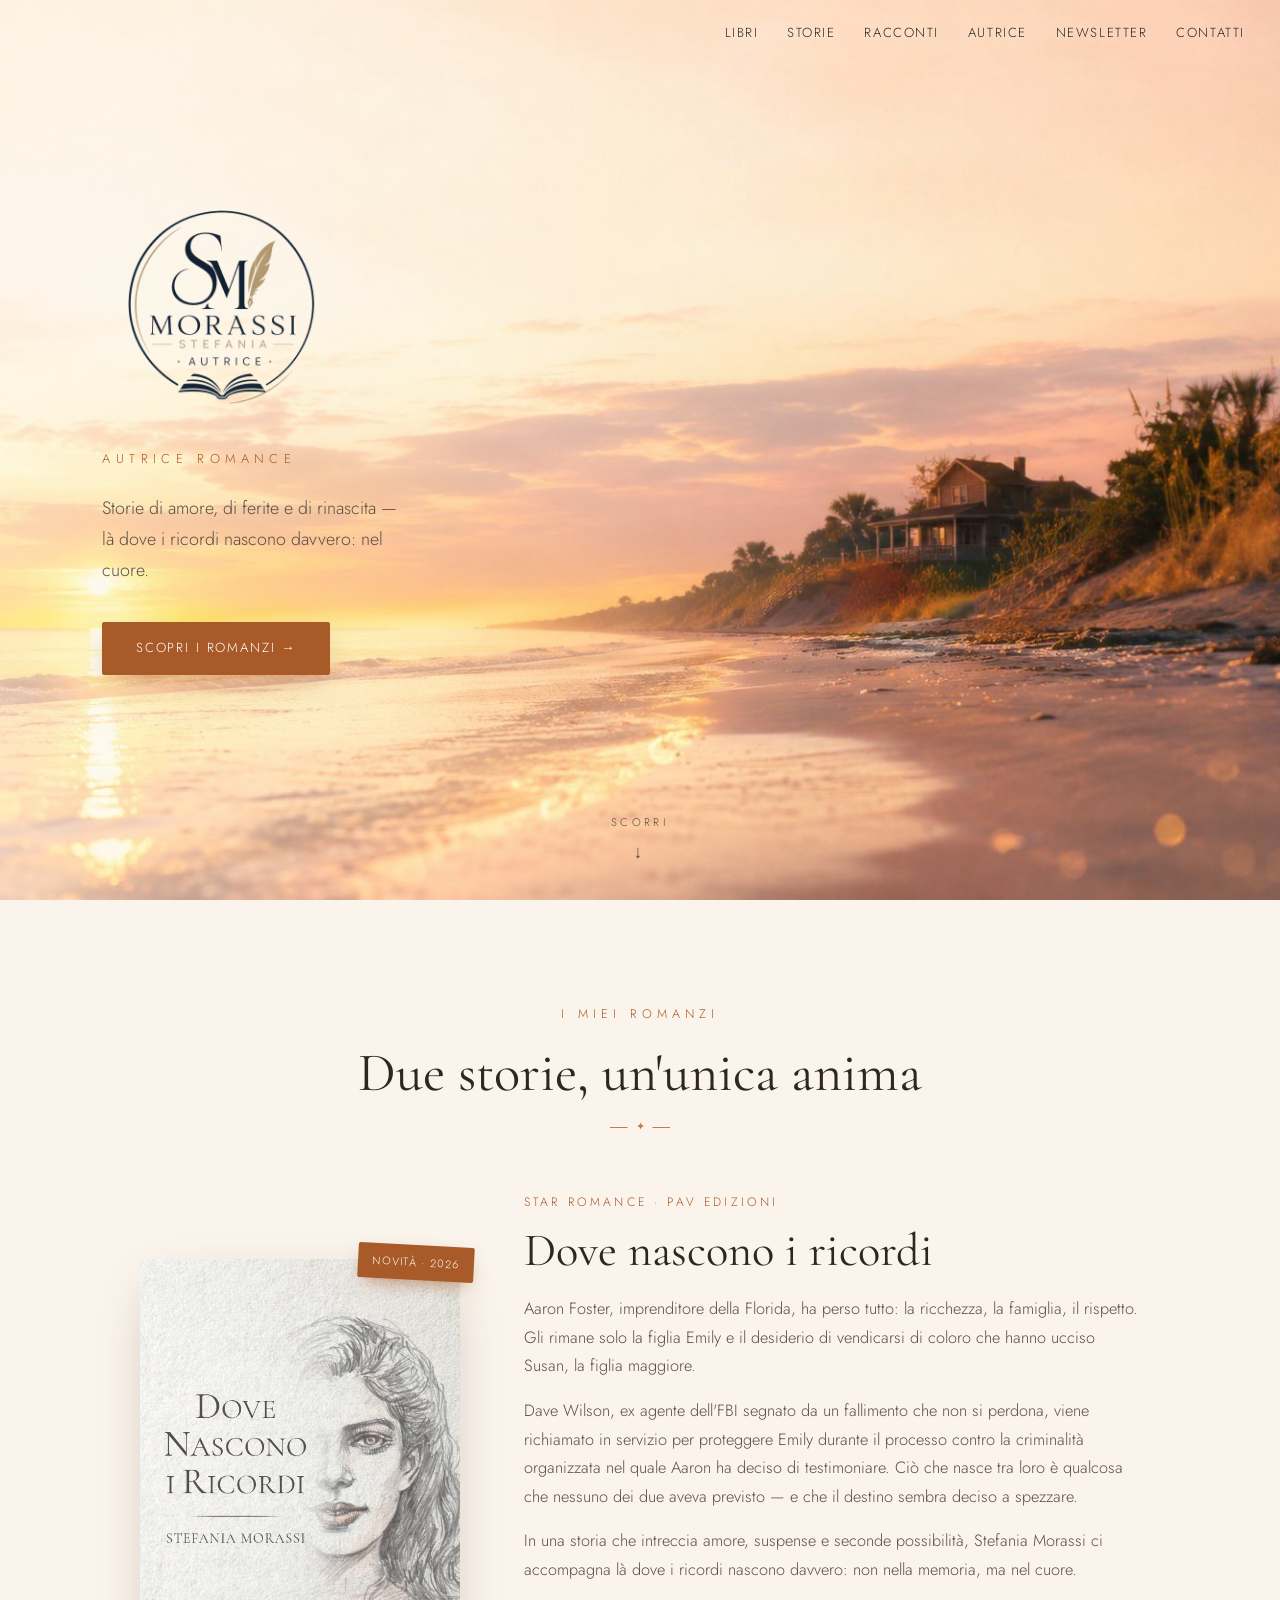
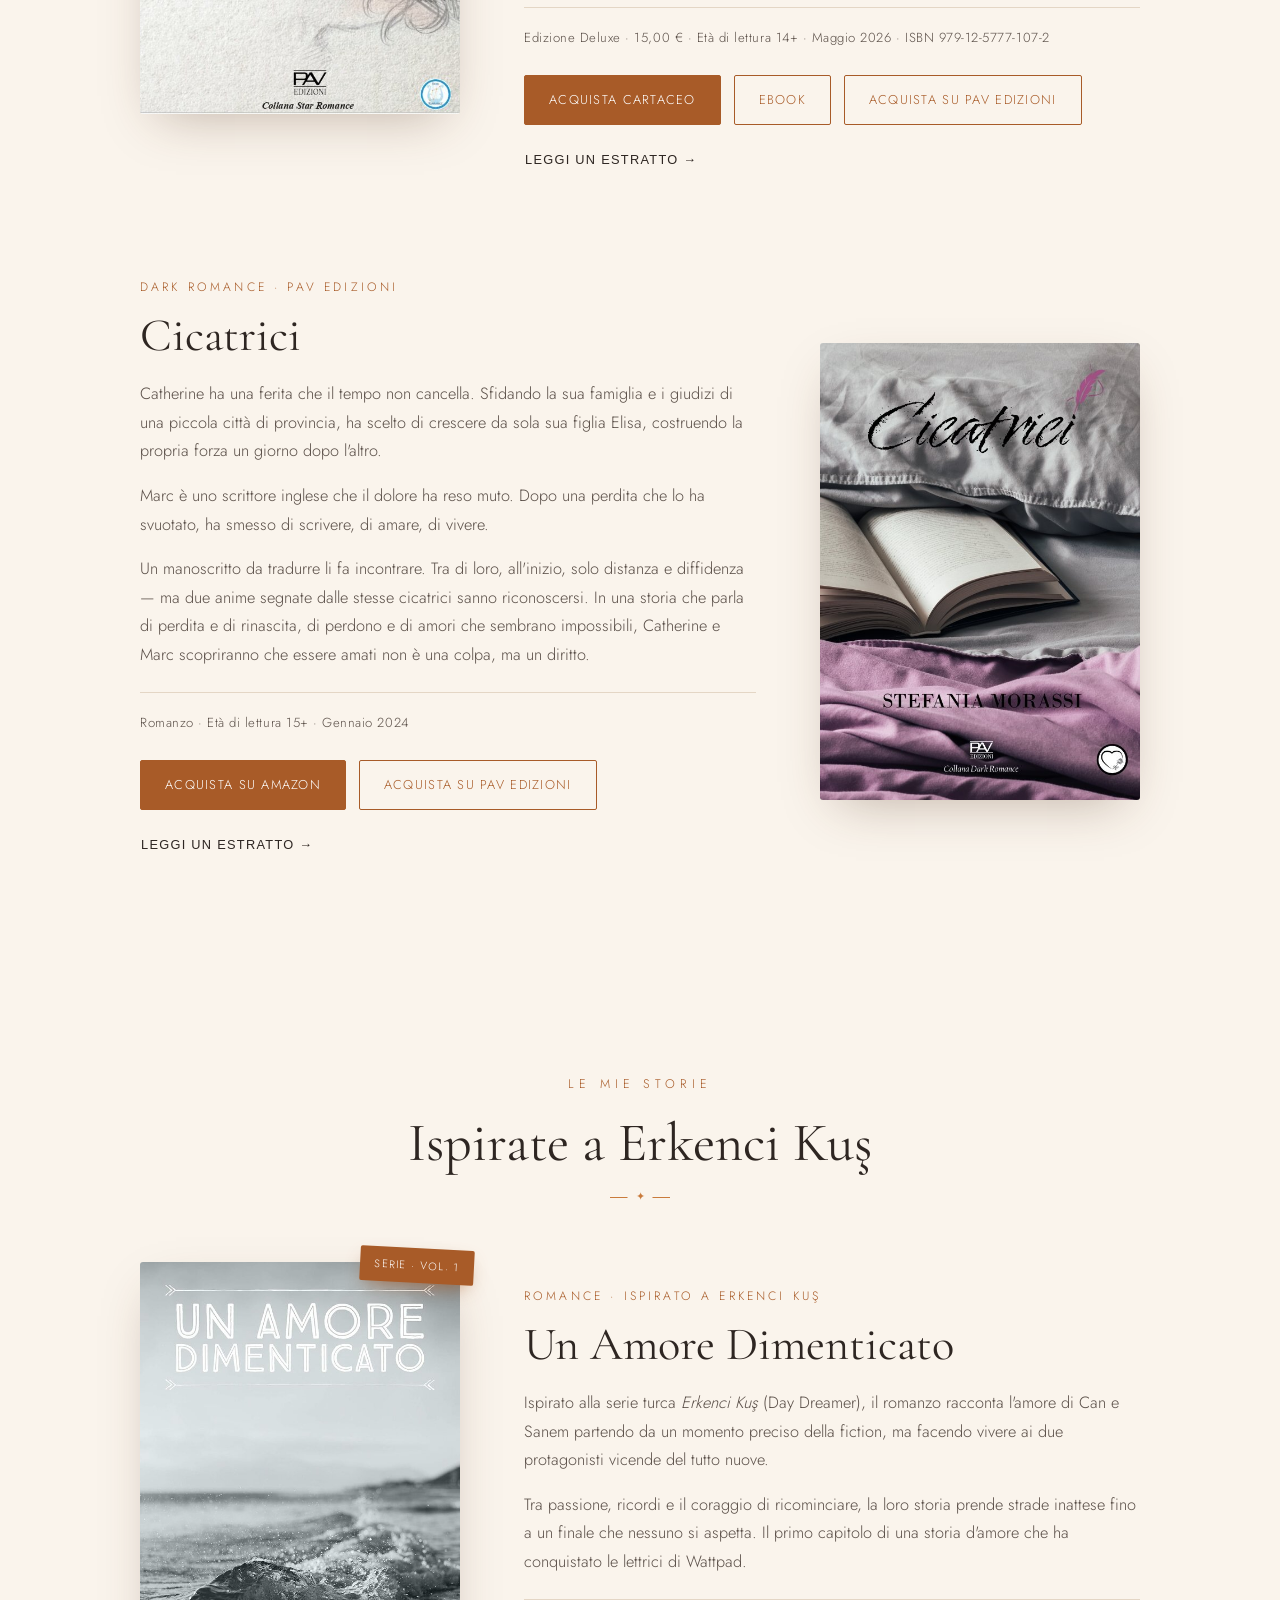
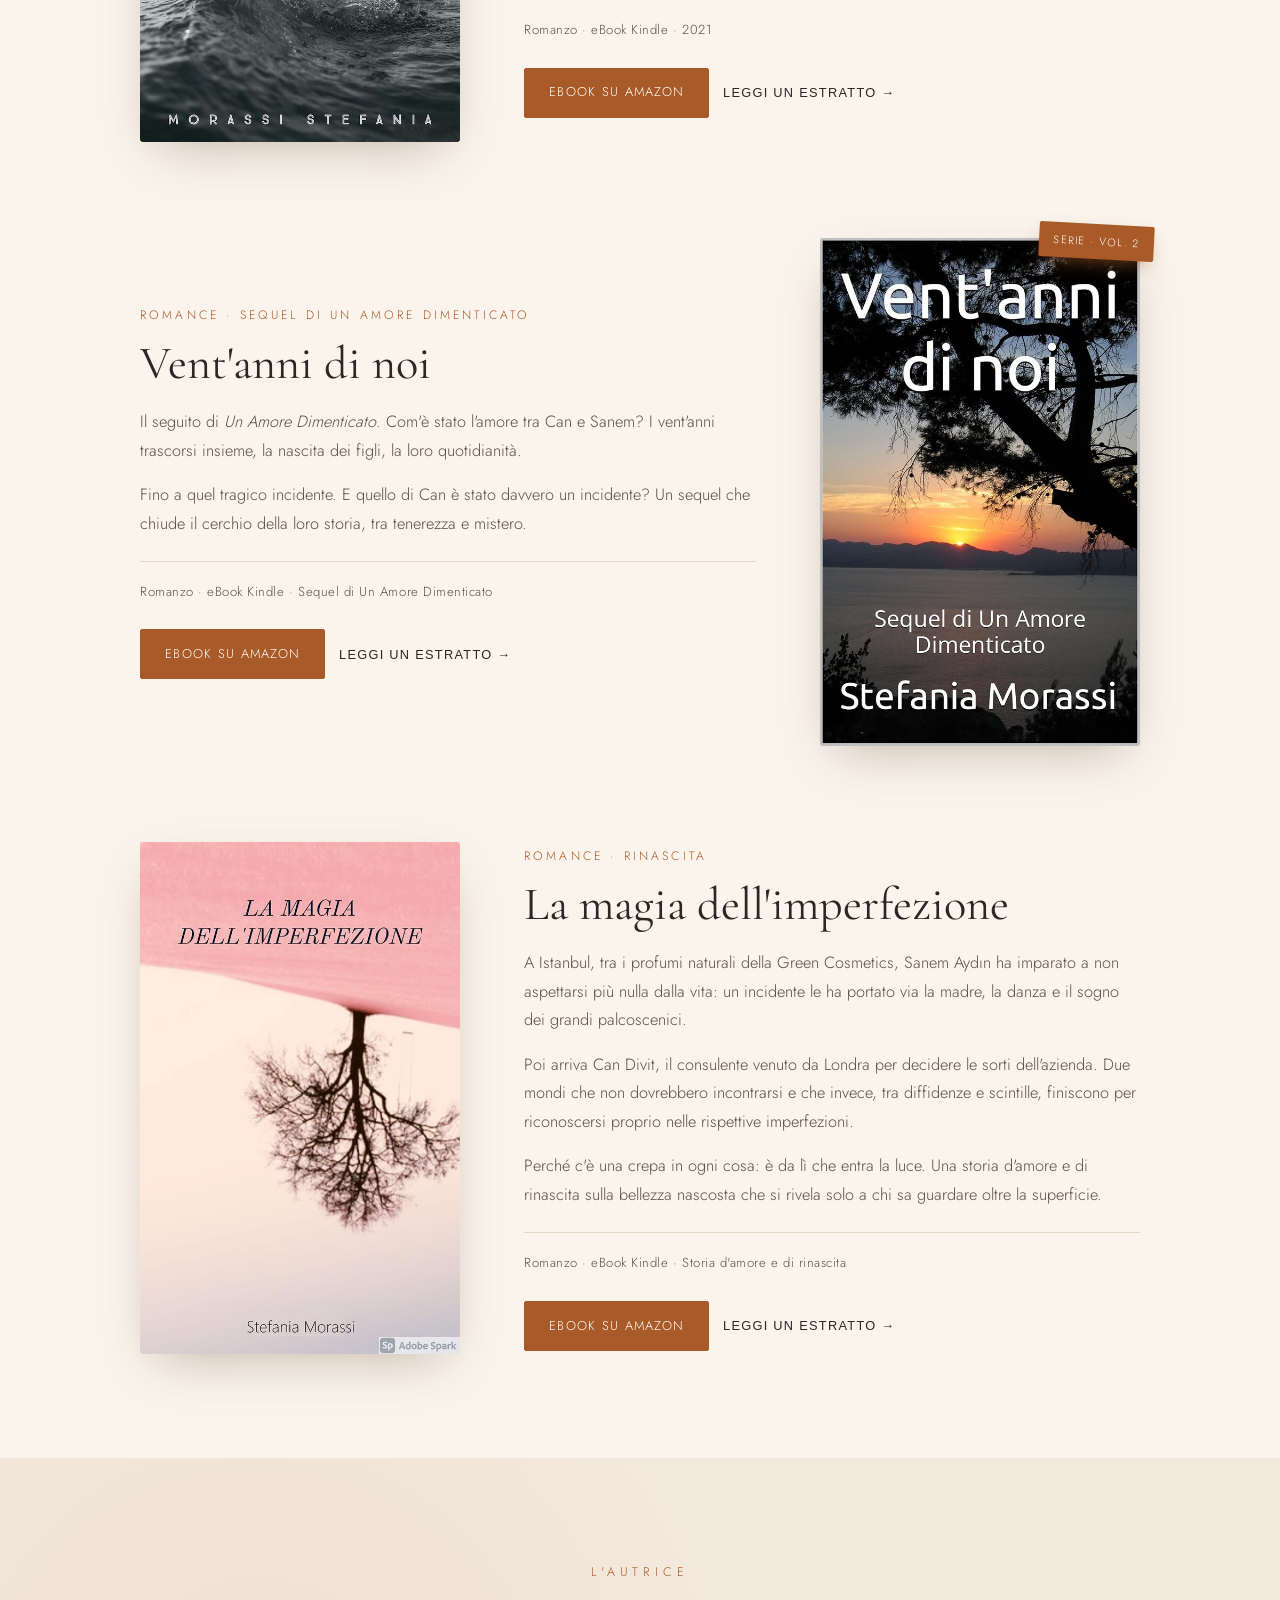
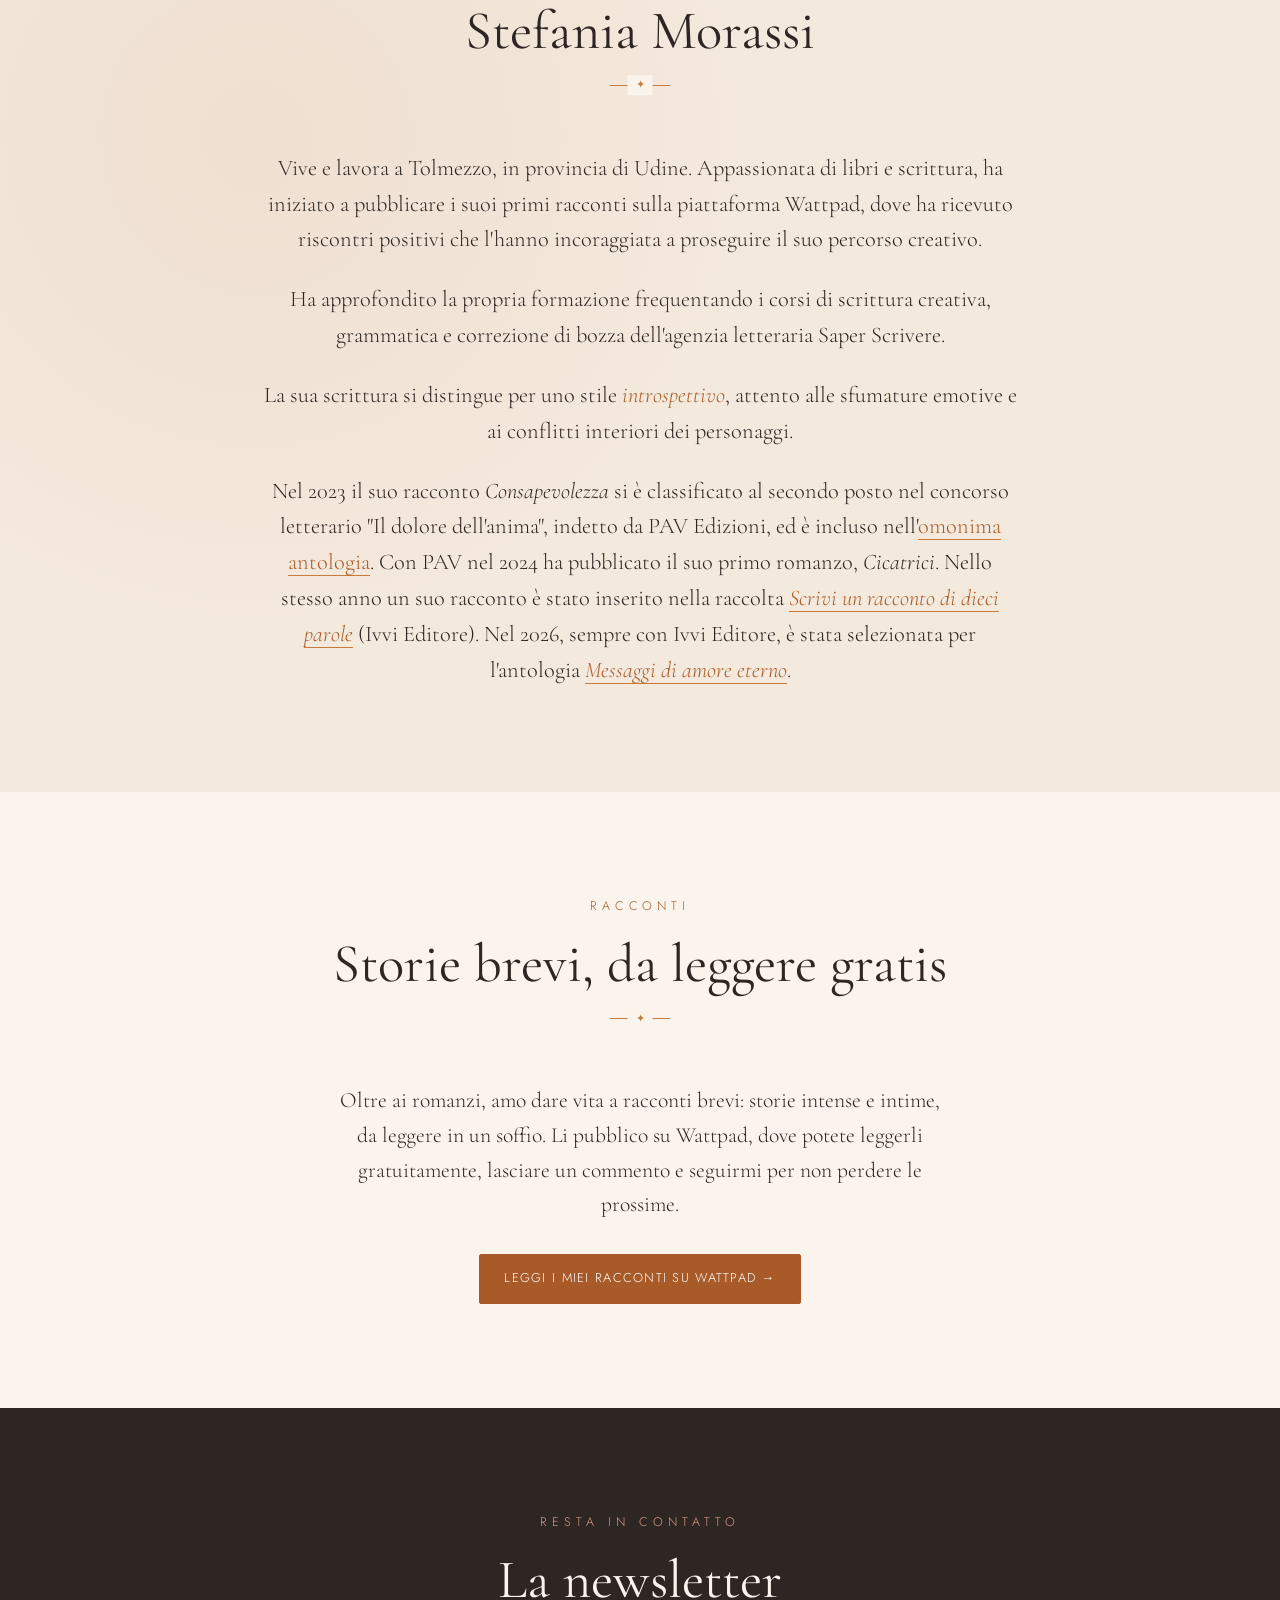
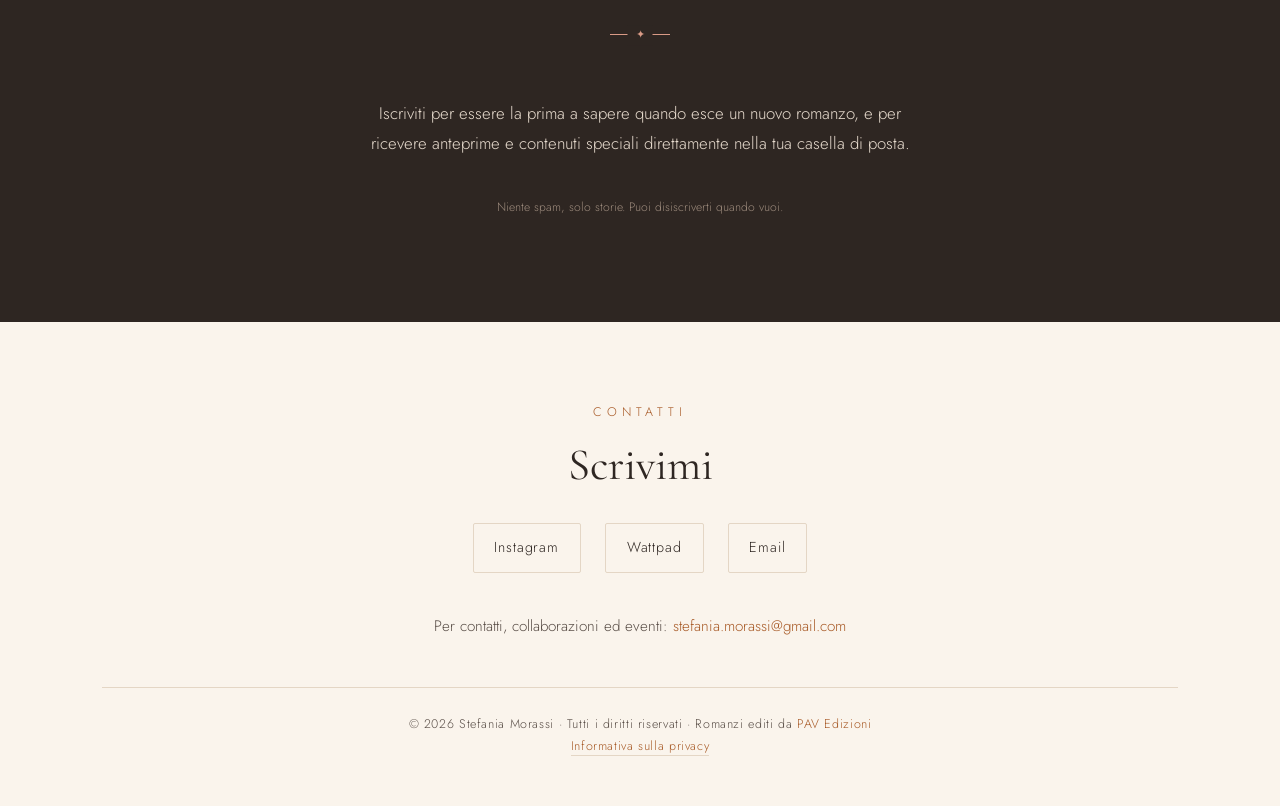
<file: index.html>
<!DOCTYPE html>
<html lang="it">
<head>
<meta charset="UTF-8">
<meta name="viewport" content="width=device-width, initial-scale=1.0">
<title>Stefania Morassi — Autrice Romance</title>
<meta name="description" content="Sito ufficiale di Stefania Morassi, autrice di romance pubblicata da PAV Edizioni. Scopri i romanzi Cicatrici e Dove nascono i ricordi.">
<meta name="author" content="Stefania Morassi">

<!-- Open Graph (anteprima sui social) -->
<meta property="og:type" content="website">
<meta property="og:title" content="Stefania Morassi — Autrice Romance">
<meta property="og:description" content="Storie di amore, perdita e rinascita. I romanzi Cicatrici e Dove nascono i ricordi, editi da PAV Edizioni.">
<meta property="og:image" content="images/dove-nascono-i-ricordi.jpg">
<meta property="og:locale" content="it_IT">

<link href="fonts.css" rel="stylesheet">

<style>
  :root {
    --ink: #2e2622;          /* testo principale, bruno scuro */
    --ink-soft: #5a4f48;     /* testo secondario */
    --amber: #c97b3c;        /* accento ambra/tramonto */
    --amber-deep: #a85b28;   /* accento più intenso */
    --rose: #d99a86;         /* rosa cipria */
    --cream: #faf4ec;        /* sfondo chiaro caldo */
    --cream-2: #f3e9dc;      /* sfondo alternato */
    --line: #e4d6c5;         /* linee sottili */
    --shadow: 0 18px 50px -18px rgba(80, 50, 30, 0.35);
  }

  * { margin: 0; padding: 0; box-sizing: border-box; }

  html { scroll-behavior: smooth; }

  body {
    font-family: 'Jost', sans-serif;
    color: var(--ink);
    background: var(--cream);
    line-height: 1.75;
    font-weight: 300;
    overflow-x: hidden;
  }

  h1, h2, h3 { font-weight: normal; line-height: 1.15; }

  /* ---------- NAV ---------- */
  nav {
    position: fixed;
    top: 0; left: 0; right: 0;
    z-index: 100;
    display: flex;
    justify-content: space-between;
    align-items: center;
    padding: 1.1rem 2.2rem;
    transition: background .4s ease, box-shadow .4s ease, padding .4s ease;
  }
  nav.scrolled {
    background: rgba(250, 244, 236, 0.92);
    backdrop-filter: blur(10px);
    box-shadow: 0 2px 20px -10px rgba(80,50,30,.4);
    padding: .7rem 2.2rem;
  }
  nav .brand {
    font-family: 'Marcellus', serif;
    font-size: 1.15rem;
    letter-spacing: .18em;
    text-transform: uppercase;
    color: var(--ink);
    text-decoration: none;
    opacity: 0;
    transition: opacity .4s ease;
  }
  nav.scrolled .brand { opacity: 1; }
  nav .links { display: flex; gap: 1.8rem; }
  nav .links a {
    font-size: .82rem;
    letter-spacing: .12em;
    text-transform: uppercase;
    color: var(--ink);
    text-decoration: none;
    position: relative;
    padding: .2rem 0;
    transition: color .3s;
  }
  nav.scrolled .links a { color: var(--ink); }
  nav .links a::after {
    content: '';
    position: absolute;
    left: 0; bottom: -2px;
    width: 0; height: 1px;
    background: var(--amber-deep);
    transition: width .35s ease;
  }
  nav .links a:hover::after { width: 100%; }
  nav .links a:hover { color: var(--amber-deep); }

  /* Nav su hero: testo scuro perché lo sfondo è chiaro */
  nav:not(.scrolled) .links a { color: var(--ink); text-shadow: 0 1px 6px rgba(255,250,242,.6); }

  .nav-toggle { display: none; }

  /* ---------- HERO ---------- */
  header.hero {
    position: relative;
    min-height: 100vh;
    display: flex;
    flex-direction: column;
    justify-content: center;
    align-items: flex-start;
    padding: 0 8vw;
    background: url('images/sfondo-home.jpg') center 30% / cover no-repeat;
  }
  header.hero::after {
    /* velo chiaro sul lato sinistro per leggibilità del testo scuro */
    content: '';
    position: absolute; inset: 0;
    background: linear-gradient(90deg, rgba(255,251,244,.55) 0%, rgba(255,251,244,.2) 45%, rgba(255,251,244,0) 70%);
    pointer-events: none;
  }
  .hero-content { position: relative; z-index: 2; max-width: 640px; margin-top: -4vh; }
  .visually-hidden {
    position: absolute;
    width: 1px; height: 1px;
    padding: 0; margin: -1px;
    overflow: hidden;
    clip: rect(0, 0, 0, 0);
    white-space: nowrap;
    border: 0;
  }
  .hero-logo {
    display: block;
    width: clamp(180px, 24vw, 240px);
    height: auto;
    margin-bottom: 1.2rem;
    opacity: 0;
    animation: fadeUp 1s ease .15s forwards;
  }
  .hero-eyebrow {
    font-family: 'Jost', sans-serif;
    font-size: .8rem;
    letter-spacing: .42em;
    text-transform: uppercase;
    color: var(--amber-deep);
    margin-bottom: 1.4rem;
    opacity: 0;
    animation: fadeUp 1s ease .3s forwards;
  }
  .hero h1 {
    font-family: 'Cormorant Garamond', serif;
    font-size: clamp(3.2rem, 9vw, 6.4rem);
    color: var(--ink);
    letter-spacing: .01em;
    margin-bottom: 1.2rem;
    opacity: 0;
    animation: fadeUp 1s ease .5s forwards;
  }
  .hero h1 .light { display: block; font-style: italic; font-weight: 400; }
  .hero .tagline {
    font-size: 1.12rem;
    color: var(--ink-soft);
    max-width: 30ch;
    margin-bottom: 2.2rem;
    opacity: 0;
    animation: fadeUp 1s ease .7s forwards;
  }
  .hero-cta {
    display: inline-flex;
    align-items: center;
    gap: .7rem;
    background: var(--amber-deep);
    color: #fff;
    text-decoration: none;
    padding: .95rem 2.1rem;
    font-size: .82rem;
    letter-spacing: .14em;
    text-transform: uppercase;
    border-radius: 2px;
    transition: transform .3s ease, background .3s ease, box-shadow .3s ease;
    box-shadow: 0 10px 30px -12px rgba(168,91,40,.7);
    opacity: 0;
    animation: fadeUp 1s ease .9s forwards;
  }
  .hero-cta:hover { background: var(--amber); transform: translateY(-3px); box-shadow: 0 16px 36px -12px rgba(168,91,40,.8); }
  .scroll-hint {
    position: absolute;
    bottom: 2rem; left: 50%;
    transform: translateX(-50%);
    z-index: 2;
    font-size: .7rem;
    letter-spacing: .3em;
    text-transform: uppercase;
    color: var(--ink-soft);
    opacity: 0;
    animation: fadeIn 1s ease 1.4s forwards;
  }
  .scroll-hint span { display: block; text-align: center; font-size: 1.1rem; margin-top: .3rem; animation: bob 2s ease-in-out infinite; }

  @keyframes fadeUp { from { opacity: 0; transform: translateY(24px); } to { opacity: 1; transform: translateY(0); } }
  @keyframes fadeIn { to { opacity: 1; } }
  @keyframes bob { 0%,100% { transform: translateY(0); } 50% { transform: translateY(6px); } }

  /* ---------- SECTIONS ---------- */
  section { padding: 6.5rem 8vw; position: relative; }

  .section-head { text-align: center; max-width: 620px; margin: 0 auto 4rem; }
  .section-head .label {
    font-size: .78rem;
    letter-spacing: .4em;
    text-transform: uppercase;
    color: var(--amber-deep);
    display: block;
    margin-bottom: 1rem;
  }
  .section-head h2 {
    font-family: 'Cormorant Garamond', serif;
    font-size: clamp(2.2rem, 5vw, 3.4rem);
    color: var(--ink);
  }
  .ornament {
    width: 60px; height: 1px;
    background: var(--amber);
    margin: 1.4rem auto 0;
    position: relative;
  }
  .ornament::before {
    content: '✦';
    position: absolute; top: 50%; left: 50%;
    transform: translate(-50%, -50%);
    background: var(--cream);
    color: var(--amber);
    font-size: .7rem;
    padding: 0 .5rem;
  }

  /* ---------- BOOKS ---------- */
  #libri { background: var(--cream); }
  .book {
    display: grid;
    grid-template-columns: 320px 1fr;
    gap: 4rem;
    align-items: center;
    max-width: 1000px;
    margin: 0 auto 6rem;
  }
  .book:last-child { margin-bottom: 0; }
  .book.reverse { grid-template-columns: 1fr 320px; }
  .book.reverse .book-cover { order: 2; }

  .book-cover { position: relative; }
  .book-cover img {
    width: 100%;
    border-radius: 3px;
    box-shadow: var(--shadow);
    display: block;
    transition: transform .5s ease;
  }
  .book-cover:hover img { transform: translateY(-6px) rotate(-1deg); }
  .book-badge {
    position: absolute;
    top: -14px; right: -14px;
    background: var(--amber-deep);
    color: #fff;
    font-size: .68rem;
    letter-spacing: .12em;
    text-transform: uppercase;
    padding: .5rem .9rem;
    border-radius: 2px;
    box-shadow: 0 8px 20px -8px rgba(168,91,40,.8);
    transform: rotate(3deg);
  }

  .book-info .collana {
    font-size: .76rem;
    letter-spacing: .26em;
    text-transform: uppercase;
    color: var(--amber-deep);
    margin-bottom: .8rem;
  }
  .book-info h3 {
    font-family: 'Cormorant Garamond', serif;
    font-size: clamp(2rem, 4vw, 2.9rem);
    color: var(--ink);
    margin-bottom: 1.3rem;
    line-height: 1.05;
  }
  .book-info p.trama {
    color: var(--ink-soft);
    margin-bottom: 1rem;
    font-size: 1.02rem;
  }
  .book-meta {
    font-size: .82rem;
    color: var(--ink-soft);
    letter-spacing: .04em;
    margin: 1.4rem 0 1.6rem;
    padding-top: 1.2rem;
    border-top: 1px solid var(--line);
  }
  .book-actions { display: flex; flex-wrap: wrap; gap: .8rem; }
  .btn {
    display: inline-flex;
    align-items: center;
    gap: .5rem;
    text-decoration: none;
    font-size: .8rem;
    letter-spacing: .1em;
    text-transform: uppercase;
    padding: .8rem 1.5rem;
    border-radius: 2px;
    transition: all .3s ease;
    cursor: pointer;
    border: 1px solid var(--amber-deep);
  }
  .btn-primary { background: var(--amber-deep); color: #fff; }
  .btn-primary:hover { background: var(--amber); border-color: var(--amber); transform: translateY(-2px); }
  .btn-ghost { background: transparent; color: var(--amber-deep); }
  .btn-ghost:hover { background: var(--amber-deep); color: #fff; transform: translateY(-2px); }
  .btn-text { background: transparent; border-color: transparent; color: var(--ink); padding-left: 0; }
  .btn-text:hover { color: var(--amber-deep); }

  /* ---------- ESTRATTO (placeholder) ---------- */
  .estratto-note {
    font-size: .78rem;
    color: var(--ink-soft);
    font-style: italic;
    margin-top: .8rem;
    opacity: .8;
  }

  /* ---------- BIO ---------- */
  #autrice {
    background: var(--cream-2);
    background-image: radial-gradient(circle at 20% 30%, rgba(217,154,134,.12), transparent 40%);
  }
  .bio-wrap { max-width: 760px; margin: 0 auto; text-align: center; }
  .bio-wrap p {
    font-family: 'Cormorant Garamond', serif;
    font-size: 1.4rem;
    color: var(--ink);
    margin-bottom: 1.5rem;
    line-height: 1.6;
  }
  .bio-wrap p:last-of-type { margin-bottom: 0; }
  .bio-wrap .firma {
    font-family: 'Cormorant Garamond', serif;
    font-style: italic;
    font-size: 2rem;
    color: var(--amber-deep);
    margin-top: 2.5rem;
  }
  .bio-highlight { color: var(--amber-deep); font-style: italic; }
  .bio-link {
    color: var(--amber-deep);
    text-decoration: none;
    border-bottom: 1px solid var(--amber);
    transition: color .3s, border-color .3s;
  }
  .bio-link:hover { color: var(--amber); border-color: var(--amber-deep); }

  /* ---------- RACCONTI ---------- */
  #racconti { background: var(--cream); text-align: center; }
  .racconti-wrap { max-width: 620px; margin: 0 auto; }
  .racconti-text {
    font-family: 'Cormorant Garamond', serif;
    font-size: 1.35rem;
    line-height: 1.6;
    color: var(--ink);
    margin-bottom: 2rem;
  }

  /* ---------- NEWSLETTER ---------- */
  #newsletter {
    background: var(--ink);
    color: var(--cream);
    text-align: center;
  }
  #newsletter .section-head h2 { color: var(--cream); }
  #newsletter .section-head .label { color: var(--rose); }
  #newsletter .ornament { background: var(--rose); }
  #newsletter .ornament::before { background: var(--ink); color: var(--rose); }
  .news-text { max-width: 540px; margin: 0 auto 2.4rem; color: #e8dccf; font-size: 1.05rem; }
  .news-form {
    display: flex;
    gap: .8rem;
    max-width: 480px;
    margin: 0 auto;
    flex-wrap: wrap;
    justify-content: center;
  }
  .news-form input {
    flex: 1;
    min-width: 240px;
    padding: .95rem 1.3rem;
    border: 1px solid rgba(255,255,255,.25);
    background: rgba(255,255,255,.06);
    color: #fff;
    font-family: 'Jost', sans-serif;
    font-size: .95rem;
    border-radius: 2px;
  }
  .news-form input::placeholder { color: #b9a89a; }
  .news-form input:focus { outline: none; border-color: var(--rose); }
  .news-form button {
    padding: .95rem 2rem;
    background: var(--amber-deep);
    color: #fff;
    border: none;
    font-family: 'Jost', sans-serif;
    font-size: .82rem;
    letter-spacing: .14em;
    text-transform: uppercase;
    border-radius: 2px;
    cursor: pointer;
    transition: background .3s ease, transform .3s ease;
  }
  .news-form button:hover { background: var(--amber); transform: translateY(-2px); }
  .news-mini { font-size: .76rem; color: #9c8a7c; margin-top: 1.2rem; }
  .news-embed { max-width: 480px; margin: 0 auto; }
  .news-embed .ml-embedded { background: transparent; }

  /* ---------- CONTATTI / FOOTER ---------- */
  footer {
    background: var(--cream);
    text-align: center;
    padding: 5rem 8vw 3rem;
  }
  footer .label {
    font-size: .78rem;
    letter-spacing: .4em;
    text-transform: uppercase;
    color: var(--amber-deep);
    margin-bottom: 1rem;
  }
  footer h2 {
    font-family: 'Cormorant Garamond', serif;
    font-size: clamp(2rem, 4vw, 2.8rem);
    margin-bottom: 2rem;
    color: var(--ink);
  }
  .socials { display: flex; gap: 1.5rem; justify-content: center; margin-bottom: 2.5rem; flex-wrap: wrap; }
  .socials a {
    display: inline-flex;
    align-items: center;
    gap: .5rem;
    color: var(--ink);
    text-decoration: none;
    font-size: .9rem;
    letter-spacing: .06em;
    padding: .7rem 1.3rem;
    border: 1px solid var(--line);
    border-radius: 2px;
    transition: all .3s ease;
  }
  .socials a:hover { border-color: var(--amber-deep); color: var(--amber-deep); transform: translateY(-2px); }
  .footer-contact { color: var(--ink-soft); font-size: .95rem; margin-bottom: .4rem; }
  .footer-contact a { color: var(--amber-deep); text-decoration: none; }
  .footer-contact a:hover { text-decoration: underline; }
  .copyright {
    margin-top: 3rem;
    padding-top: 1.6rem;
    border-top: 1px solid var(--line);
    font-size: .78rem;
    color: var(--ink-soft);
    letter-spacing: .05em;
  }
  .copyright .pav { color: var(--amber-deep); }

  /* ---------- MODAL ESTRATTO ---------- */
  .modal {
    display: none;
    position: fixed; inset: 0;
    z-index: 200;
    background: rgba(46,38,34,.6);
    backdrop-filter: blur(4px);
    justify-content: center;
    align-items: center;
    padding: 2rem;
  }
  .modal.open { display: flex; }
  .modal-box {
    background: var(--cream);
    max-width: 640px;
    width: 100%;
    max-height: 82vh;
    overflow-y: auto;
    padding: 3rem;
    border-radius: 4px;
    position: relative;
    box-shadow: 0 30px 80px -20px rgba(0,0,0,.5);
  }
  .modal-box h3 {
    font-family: 'Cormorant Garamond', serif;
    font-size: 2rem;
    color: var(--ink);
    margin-bottom: .4rem;
  }
  .modal-box .modal-sub { font-size: .8rem; letter-spacing: .2em; text-transform: uppercase; color: var(--amber-deep); margin-bottom: 1.8rem; }
  .modal-box p { color: var(--ink-soft); margin-bottom: 1rem; font-size: 1.02rem; }
  .modal-close {
    position: absolute; top: 1.2rem; right: 1.4rem;
    background: none; border: none;
    font-size: 1.8rem; color: var(--ink-soft);
    cursor: pointer; line-height: 1;
    transition: color .3s;
  }
  .modal-close:hover { color: var(--amber-deep); }
  .modal-placeholder {
    font-style: italic;
    color: var(--ink-soft);
    background: var(--cream-2);
    padding: 1.5rem;
    border-radius: 3px;
    border-left: 3px solid var(--amber);
  }
  .estratto-body { margin-top: .5rem; }
  .estratto-body p {
    font-family: 'Cormorant Garamond', serif;
    font-size: 1.18rem;
    line-height: 1.7;
    color: var(--ink);
    margin-bottom: 1rem;
  }
  .estratto-body .estratto-nota {
    font-family: 'Jost', sans-serif;
    font-style: italic;
    font-size: .92rem;
    color: var(--amber-deep);
    background: var(--cream-2);
    padding: .9rem 1.1rem;
    border-left: 3px solid var(--amber);
    border-radius: 2px;
    margin: 1.6rem 0 1.4rem;
    line-height: 1.55;
  }
  .estratto-body .estratto-nota:first-child { margin-top: 0; }
  .estratto-body .estratto-cit {
    text-align: center;
    font-size: 1.1rem;
    color: var(--ink-soft);
    padding: 0 1rem;
    margin-bottom: 1.4rem;
  }
  .estratto-body .estratto-fine {
    font-family: 'Jost', sans-serif;
    font-style: italic;
    font-size: .9rem;
    color: var(--ink-soft);
    text-align: center;
    margin-top: 2rem;
    padding-top: 1.4rem;
    border-top: 1px solid var(--line);
  }
  .modal-actions { margin-top: 1.8rem; text-align: center; }

  /* ---------- REVEAL ON SCROLL ---------- */
  .reveal { opacity: 0; transform: translateY(40px); transition: opacity .9s ease, transform .9s ease; }
  .reveal.visible { opacity: 1; transform: translateY(0); }

  /* ---------- RESPONSIVE ---------- */
  @media (max-width: 820px) {
    nav { padding: 1rem 1.4rem; }
    nav.scrolled { padding: .7rem 1.4rem; }
    nav .links { gap: 1rem; }
    nav .links a { font-size: .72rem; }
    header.hero { padding: 0 7vw; background-position: center 40%; }
    header.hero::after { background: linear-gradient(180deg, rgba(255,251,244,.3) 0%, rgba(255,251,244,.55) 100%); }
    section { padding: 4.5rem 7vw; }
    .book, .book.reverse { grid-template-columns: 1fr; gap: 2rem; max-width: 420px; }
    .book.reverse .book-cover { order: 0; }
    .book-cover { max-width: 260px; margin: 0 auto; }
    .book-info { text-align: center; }
    .book-meta { text-align: left; }
    .book-actions { justify-content: center; }
    .bio-wrap p { font-size: 1.2rem; }
    .modal-box { padding: 2rem 1.5rem; }
  }
  @media (max-width: 480px) {
    nav .brand { display: none; }
    .hero h1 { font-size: 3rem; }
    .news-form input { min-width: 100%; }
  }
</style>
</head>
<body>

<!-- NAV -->
<nav id="nav">
  <a href="#home" class="brand">Stefania Morassi</a>
  <div class="links">
    <a href="#libri">Libri</a>
    <a href="#storie">Storie</a>
    <a href="#racconti">Racconti</a>
    <a href="#autrice">Autrice</a>
    <a href="#newsletter">Newsletter</a>
    <a href="#contatti">Contatti</a>
  </div>
</nav>

<!-- HERO -->
<header class="hero" id="home">
  <div class="hero-content">
    <img src="images/logo-stefania-morassi-trasparente.png" alt="Stefania Morassi — Autrice Romance" class="hero-logo">
    <div class="hero-eyebrow">Autrice Romance</div>
    <h1 class="visually-hidden">Stefania<span class="light">Morassi</span></h1>
    <p class="tagline">Storie di amore, di ferite e di rinascita — là dove i ricordi nascono davvero: nel cuore.</p>
    <a href="#libri" class="hero-cta">Scopri i romanzi →</a>
  </div>
  <div class="scroll-hint">Scorri<span>↓</span></div>
</header>

<!-- LIBRI -->
<section id="libri">
  <div class="section-head reveal">
    <span class="label">I miei romanzi</span>
    <h2>Due storie, un'unica anima</h2>
    <div class="ornament"></div>
  </div>

  <!-- Libro 1: Dove nascono i ricordi (novità) -->
  <article class="book reveal">
    <div class="book-cover">
      <span class="book-badge">Novità · 2026</span>
      <img src="images/dove-nascono-i-ricordi.jpg" alt="Copertina del romanzo Dove nascono i ricordi di Stefania Morassi">
    </div>
    <div class="book-info">
      <div class="collana">Star Romance · PAV Edizioni</div>
      <h3>Dove nascono i ricordi</h3>
      <p class="trama">Aaron Foster, imprenditore della Florida, ha perso tutto: la ricchezza, la famiglia, il rispetto. Gli rimane solo la figlia Emily e il desiderio di vendicarsi di coloro che hanno ucciso Susan, la figlia maggiore.</p>
      <p class="trama">Dave Wilson, ex agente dell'FBI segnato da un fallimento che non si perdona, viene richiamato in servizio per proteggere Emily durante il processo contro la criminalità organizzata nel quale Aaron ha deciso di testimoniare. Ciò che nasce tra loro è qualcosa che nessuno dei due aveva previsto — e che il destino sembra deciso a spezzare.</p>
      <p class="trama">In una storia che intreccia amore, suspense e seconde possibilità, Stefania Morassi ci accompagna là dove i ricordi nascono davvero: non nella memoria, ma nel cuore.</p>
      <div class="book-meta">Edizione Deluxe · 15,00 € · Età di lettura 14+ · Maggio 2026 · ISBN 979-12-5777-107-2</div>
      <div class="book-actions">
        <a href="https://www.amazon.it/DOVE-NASCONO-RICORDI-PAV-Editore/dp/B0H2CR21VF/" target="_blank" rel="noopener" class="btn btn-primary">Acquista cartaceo</a>
        <a href="https://www.amazon.it/DOVE-NASCONO-RICORDI-PAV-Editore-ebook/dp/B0H28YP8SX/" target="_blank" rel="noopener" class="btn btn-ghost">Ebook</a>
        <a href="https://pavedizioni.it/prodotto/dove-nascono-i-ricordi" target="_blank" rel="noopener" class="btn btn-ghost">Acquista su PAV Edizioni</a>
        <button class="btn btn-text" onclick="openModal('modal-dnr')">Leggi un estratto →</button>
      </div>
    </div>
  </article>

  <!-- Libro 2: Cicatrici -->
  <article class="book reverse reveal">
    <div class="book-cover">
      <img src="images/cicatrici.jpg" alt="Copertina del romanzo Cicatrici di Stefania Morassi">
    </div>
    <div class="book-info">
      <div class="collana">Dark Romance · PAV Edizioni</div>
      <h3>Cicatrici</h3>
      <p class="trama">Catherine ha una ferita che il tempo non cancella. Sfidando la sua famiglia e i giudizi di una piccola città di provincia, ha scelto di crescere da sola sua figlia Elisa, costruendo la propria forza un giorno dopo l'altro.</p>
      <p class="trama">Marc è uno scrittore inglese che il dolore ha reso muto. Dopo una perdita che lo ha svuotato, ha smesso di scrivere, di amare, di vivere.</p>
      <p class="trama">Un manoscritto da tradurre li fa incontrare. Tra di loro, all'inizio, solo distanza e diffidenza — ma due anime segnate dalle stesse cicatrici sanno riconoscersi. In una storia che parla di perdita e di rinascita, di perdono e di amori che sembrano impossibili, Catherine e Marc scopriranno che essere amati non è una colpa, ma un diritto.</p>
      <div class="book-meta">Romanzo · Età di lettura 15+ · Gennaio 2024</div>
      <div class="book-actions">
        <a href="https://www.amazon.it/CICATRICI-PAV-edizioni-editore/dp/B0CS6XB6QN/" target="_blank" rel="noopener" class="btn btn-primary">Acquista su Amazon</a>
        <a href="https://pavedizioni.it/prodotto/cicatrici" target="_blank" rel="noopener" class="btn btn-ghost">Acquista su PAV Edizioni</a>
        <button class="btn btn-text" onclick="openModal('modal-cic')">Leggi un estratto →</button>
      </div>
    </div>
  </article>
</section>

<!-- LE MIE STORIE (ispirate a Erkenci Kuş) -->
<section id="storie">
  <div class="section-head reveal">
    <span class="label">Le mie storie</span>
    <h2>Ispirate a Erkenci Kuş</h2>
    <div class="ornament"></div>
  </div>

  <!-- Storia 1: Un Amore Dimenticato (Vol. 1) -->
  <article class="book reveal">
    <div class="book-cover">
      <span class="book-badge">Serie · Vol. 1</span>
      <img src="images/un-amore-dimenticato.jpg" alt="Copertina del romanzo Un Amore Dimenticato di Stefania Morassi">
    </div>
    <div class="book-info">
      <div class="collana">Romance · Ispirato a Erkenci Kuş</div>
      <h3>Un Amore Dimenticato</h3>
      <p class="trama">Ispirato alla serie turca <em>Erkenci Kuş</em> (Day Dreamer), il romanzo racconta l'amore di Can e Sanem partendo da un momento preciso della fiction, ma facendo vivere ai due protagonisti vicende del tutto nuove.</p>
      <p class="trama">Tra passione, ricordi e il coraggio di ricominciare, la loro storia prende strade inattese fino a un finale che nessuno si aspetta. Il primo capitolo di una storia d'amore che ha conquistato le lettrici di Wattpad.</p>
      <div class="book-meta">Romanzo · eBook Kindle · 2021</div>
      <div class="book-actions">
        <a href="https://www.amazon.it/Amore-Dimenticato-Morassi-Stefania-ebook/dp/B08WDWTYHT/" target="_blank" rel="noopener" class="btn btn-primary">Ebook su Amazon</a>
        <button class="btn btn-text" onclick="openModal('modal-uad')">Leggi un estratto &rarr;</button>
      </div>
    </div>
  </article>

  <!-- Storia 2: Vent'anni di noi (Vol. 2 - sequel) -->
  <article class="book reverse reveal">
    <div class="book-cover">
      <span class="book-badge">Serie · Vol. 2</span>
      <img src="images/ventanni-di-noi.jpg" alt="Copertina del romanzo Vent'anni di noi di Stefania Morassi">
    </div>
    <div class="book-info">
      <div class="collana">Romance · Sequel di Un Amore Dimenticato</div>
      <h3>Vent'anni di noi</h3>
      <p class="trama">Il seguito di <em>Un Amore Dimenticato</em>. Com'è stato l'amore tra Can e Sanem? I vent'anni trascorsi insieme, la nascita dei figli, la loro quotidianità.</p>
      <p class="trama">Fino a quel tragico incidente. E quello di Can è stato davvero un incidente? Un sequel che chiude il cerchio della loro storia, tra tenerezza e mistero.</p>
      <div class="book-meta">Romanzo · eBook Kindle · Sequel di Un Amore Dimenticato</div>
      <div class="book-actions">
        <a href="https://www.amazon.it/Ventanni-noi-Sequel-Amore-Dimenticato-ebook/dp/B09MDNPLLG/" target="_blank" rel="noopener" class="btn btn-primary">Ebook su Amazon</a>
        <button class="btn btn-text" onclick="openModal('modal-vdn')">Leggi un estratto &rarr;</button>
      </div>
    </div>
  </article>

  <!-- Storia 3: La magia dell'imperfezione (standalone) -->
  <article class="book reveal">
    <div class="book-cover">
      <img src="images/la-magia-dellimperfezione.jpg" alt="Copertina del romanzo La magia dell'imperfezione di Stefania Morassi">
    </div>
    <div class="book-info">
      <div class="collana">Romance · Rinascita</div>
      <h3>La magia dell'imperfezione</h3>
      <p class="trama">A Istanbul, tra i profumi naturali della Green Cosmetics, Sanem Aydın ha imparato a non aspettarsi più nulla dalla vita: un incidente le ha portato via la madre, la danza e il sogno dei grandi palcoscenici.</p>
      <p class="trama">Poi arriva Can Divit, il consulente venuto da Londra per decidere le sorti dell'azienda. Due mondi che non dovrebbero incontrarsi e che invece, tra diffidenze e scintille, finiscono per riconoscersi proprio nelle rispettive imperfezioni.</p>
      <p class="trama">Perché c'è una crepa in ogni cosa: è da lì che entra la luce. Una storia d'amore e di rinascita sulla bellezza nascosta che si rivela solo a chi sa guardare oltre la superficie.</p>
      <div class="book-meta">Romanzo · eBook Kindle · Storia d'amore e di rinascita</div>
      <div class="book-actions">
        <a href="https://www.amazon.it/magia-dellimperfezione-Stefania-Morassi-ebook/dp/B09LSKT9LS/" target="_blank" rel="noopener" class="btn btn-primary">Ebook su Amazon</a>
        <button class="btn btn-text" onclick="openModal('modal-mdi')">Leggi un estratto &rarr;</button>
      </div>
    </div>
  </article>
</section>

<!-- AUTRICE -->
<section id="autrice">
  <div class="section-head reveal">
    <span class="label">L'Autrice</span>
    <h2>Stefania Morassi</h2>
    <div class="ornament"></div>
  </div>
  <div class="bio-wrap reveal">
    <p>Vive e lavora a Tolmezzo, in provincia di Udine. Appassionata di libri e scrittura, ha iniziato a pubblicare i suoi primi racconti sulla piattaforma Wattpad, dove ha ricevuto riscontri positivi che l'hanno incoraggiata a proseguire il suo percorso creativo.</p>
    <p>Ha approfondito la propria formazione frequentando i corsi di scrittura creativa, grammatica e correzione di bozza dell'agenzia letteraria Saper Scrivere.</p>
    <p>La sua scrittura si distingue per uno stile <span class="bio-highlight">introspettivo</span>, attento alle sfumature emotive e ai conflitti interiori dei personaggi.</p>
    <p>Nel 2023 il suo racconto <em>Consapevolezza</em> si è classificato al secondo posto nel concorso letterario "Il dolore dell'anima", indetto da PAV Edizioni, ed è incluso nell'<a href="https://pavedizioni.it/prodotto/il-dolore-dellanima" target="_blank" rel="noopener" class="bio-link">omonima antologia</a>. Con PAV nel 2024 ha pubblicato il suo primo romanzo, <em>Cicatrici</em>. Nello stesso anno un suo racconto è stato inserito nella raccolta <a href="https://www.ivvi.it/product/scrivi-un-racconto-di-dieci-parole/" target="_blank" rel="noopener" class="bio-link"><em>Scrivi un racconto di dieci parole</em></a> (Ivvi Editore). Nel 2026, sempre con Ivvi Editore, è stata selezionata per l'antologia <a href="https://www.ivvi.it/product/messaggi-di-amore-eterno/" target="_blank" rel="noopener" class="bio-link"><em>Messaggi di amore eterno</em></a>.</p>
  </div>
</section>

<!-- RACCONTI -->
<section id="racconti">
  <div class="section-head reveal">
    <span class="label">Racconti</span>
    <h2>Storie brevi, da leggere gratis</h2>
    <div class="ornament"></div>
  </div>
  <div class="racconti-wrap reveal">
    <p class="racconti-text">Oltre ai romanzi, amo dare vita a racconti brevi: storie intense e intime, da leggere in un soffio. Li pubblico su Wattpad, dove potete leggerli gratuitamente, lasciare un commento e seguirmi per non perdere le prossime.</p>
    <a href="https://www.wattpad.com/user/buinesere" target="_blank" rel="noopener" class="btn btn-primary">Leggi i miei racconti su Wattpad →</a>
  </div>
</section>

<!-- NEWSLETTER -->
<section id="newsletter">
  <div class="section-head reveal">
    <span class="label">Resta in contatto</span>
    <h2>La newsletter</h2>
    <div class="ornament"></div>
  </div>
  <p class="news-text reveal">Iscriviti per essere la prima a sapere quando esce un nuovo romanzo, e per ricevere anteprime e contenuti speciali direttamente nella tua casella di posta.</p>
  <div class="news-embed reveal">
    <!-- MailerLite form -->
    <div class="ml-embedded" data-form="j1P2R1"></div>
  </div>
  <p class="news-mini reveal">Niente spam, solo storie. Puoi disiscriverti quando vuoi.</p>
</section>

<!-- CONTATTI / FOOTER -->
<footer id="contatti">
  <div class="label reveal">Contatti</div>
  <h2 class="reveal">Scrivimi</h2>
  <div class="socials reveal">
    <a href="https://www.instagram.com/s.morassi/" target="_blank" rel="noopener">Instagram</a>
    <a href="https://www.wattpad.com/user/buinesere" target="_blank" rel="noopener">Wattpad</a>
    <a href="mailto:stefania.morassi@gmail.com">Email</a>
  </div>
  <p class="footer-contact reveal">Per contatti, collaborazioni ed eventi: <a href="mailto:stefania.morassi@gmail.com">stefania.morassi@gmail.com</a></p>
  <div class="copyright">
    © <span id="year"></span> Stefania Morassi · Tutti i diritti riservati · Romanzi editi da <span class="pav">PAV Edizioni</span><br>
    <a href="privacy.html" style="color:var(--amber-deep); text-decoration:none; border-bottom:1px solid var(--line);">Informativa sulla privacy</a>
  </div>
</footer>

<!-- MODALI ESTRATTI -->
<div class="modal" id="modal-dnr">
  <div class="modal-box">
    <button class="modal-close" onclick="closeModal('modal-dnr')">&times;</button>
    <h3>Dove nascono i ricordi</h3>
    <div class="modal-sub">Estratto</div>
    <div class="estratto-body">
<p class="estratto-nota">Dall'inizio del romanzo. Il direttore Carter si presenta da Dave Wilson, ex agente dell'FBI, per chiedergli di tornare in servizio.</p>

<p>«Mi conosce, Wilson, se non fosse davvero importante non sarei mai venuto fin qui a chiedere il suo aiuto. Ma in questa indagine abbiamo investito tanto, lei lo sa, e ora che finalmente siamo giunti al processo non posso permettere che tutto venga gettato alle ortiche.»</p>
<p>«La capisco direttore, dico sul serio, ma io ormai non appartengo più a quel mondo. Sono cinque anni che ne ho preso le distanze e ho giurato a me stesso che non sarei più tornato indietro.»</p>
<p>Il direttore Carter, un uomo sulla sessantina piuttosto corpulento, guardò con attenzione Dave e, dopo un attimo di riflessione, parlò di nuovo: «So bene ciò che è accaduto, e so anche che si sente responsabile, ma non deve. Il nostro mestiere comporta dei rischi e&hellip;».</p>
<p>«Quello che lei chiama rischio è stato un colossale errore che poteva essere evitato», lo interruppe Dave accalorandosi, «se solo avessi seguito il mio istinto invece di ubbidire a un ordine che sapevo essere sbagliato. E lei lo sa bene.»</p>
<p>«Ha solo seguito la procedura», insistette ancora il direttore.</p>
<p>«Già, la procedura&hellip; e questo ha portato alla morte della ragazza», concluse amareggiato Dave.</p>

<p class="estratto-nota">Dave accetta l'incarico e porta Emily, la figlia del testimone, in un cottage isolato sulla costa della Florida. Per non destare sospetti, in paese si fingono una coppia in vacanza&hellip; e qualcosa, tra loro, comincia a incrinarsi.</p>

<p>Appena furono all'esterno lei cercò di liberarsi, ma lui rafforzò la presa. «Ti prego non fare scenate», le sussurrò all'orecchio. «Sono sicuro che quel tipo ora ci sta guardando.»</p>
<p>Emily si voltò quel tanto che bastava per controllare, quindi si sporse a dargli un bacio sulla guancia, strusciandosi leggermente su di lui.</p>
<p>«Cosa diavolo stai facendo?» sibilò Dave, più sorpreso che arrabbiato.</p>
<p>«Avevi ragione: ci sta guardando e io cerco di essere credibile.»</p>
<p>Emily aveva capito benissimo qual era il motivo per cui Dave l'aveva definita "la sua fidanzata", ciononostante ne era rimasta lusingata, e quando le aveva afferrato la mano aveva provato un leggero turbamento. Ora gli sedeva accanto, mentre lui guidava verso casa e, di tanto in tanto, ne sbirciava il profilo, chiedendosi se per caso non si stesse invaghendo o, peggio ancora, innamorando.</p>

<p class="estratto-nota">Con il passare dei giorni, tra i due nasce una confidenza inattesa.</p>

<p>«A volte, semplicemente, l'amore finisce e ti accorgi che chi ti sta accanto è diventato un estraneo», osservò Emily.</p>
<p>«Sembra che tu parli per esperienza.»</p>
<p>«Il matrimonio tra mio padre e mia madre, credo sia stato un buon matrimonio, ma tra loro non ho mai percepito un gran trasporto o un'intesa particolare, e spesso mi sono chiesta quanto, in realtà, si amassero.»</p>
<p>«Mi dispiace», commentò Dave, stringendole la mano. Lei ricambiò, grata di quel contatto.</p>

<p class="estratto-fine">L'estratto finisce qui. La storia continua tra le pagine di <em>Dove nascono i ricordi</em>.</p>
    </div>
    <div class="modal-actions">
      <a href="https://www.amazon.it/DOVE-NASCONO-RICORDI-PAV-Editore/dp/B0H2CR21VF/" target="_blank" rel="noopener" class="btn btn-primary">Acquista il libro</a>
    </div>
  </div>
</div>

<div class="modal" id="modal-cic">
  <div class="modal-box">
    <button class="modal-close" onclick="closeModal('modal-cic')">&times;</button>
    <h3>Cicatrici</h3>
    <div class="modal-sub">Estratto</div>
    <div class="estratto-body">
<p class="estratto-nota">Dall'inizio del romanzo. Catherine custodisce un biglietto di sua nonna.</p>

<p class="estratto-cit"><em>La vita è per il dieci per cento cosa ti accade e per il novanta per cento come reagisci.</em><br>&mdash; Charles R. Swindoll</p>
<p>Catherine ripiegò il biglietto, ormai sgualcito per le innumerevoli volte che lo aveva aperto e letto, e lo ripose con cura nel portagioie in cui conservava i ricordi più cari di sua nonna: la sua fede nuziale, i suoi orecchini di madreperla e numerose fotografie che la ritraevano prima ragazza, poi donna, moglie, madre e infine nonna. Quelle poche parole scritte con una calligrafia minuta ed elegante, com'era stata lei, rappresentavano per Catherine più di un regalo: erano una regola di vita!</p>
<p>Con un sospiro chiuse il portagioie e lo ripose nell'ultimo scatolone. Poi, in punta di piedi si diresse verso la camera dove dormiva il "dieci per cento" della sua vita: sua figlia Elisa.</p>

<p class="estratto-nota">Lontano da lei, in Inghilterra, Marc &mdash; uno scrittore che il dolore ha allontanato dalla vita &mdash; ha appena ripreso a scrivere. Il suo manoscritto custodisce parole che Catherine, incaricata di tradurlo, sentirà stranamente proprie.</p>

<p>Quanto dura un attimo? Ve lo siete mai chiesti? Secondi? Minuti? Un battito di ciglia? Eppure è una parola che usiamo spesso, addirittura ne abusiamo: "Aspetta un attimo&hellip; dammi un attimo&hellip; hai un attimo?"</p>
<p>Quell'attimo significa tutto e niente. Può cambiarti l'esistenza, può nascondersi dietro a uno sguardo, un sorriso, una parola appena sussurrata, una mano tesa&hellip;</p>
<p>Ci sono attimi che aspettiamo per tutta la vita e che non arrivano mai, altri che non vorremmo mai vivere e che invece ci piombano addosso annientandoci&hellip; Ci sono attimi eterni che sembrano non passare e altri che sono talmente fugaci che ci pare di non averli neppure vissuti. Io li ho incontrati entrambi, anzi sono convinto che per tutti sia così, perché la vita è questo: una successione di attimi, di istanti unici e irripetibili. Pensateci!</p>

<p class="estratto-nota">Dopo un primo, burrascoso incontro con Catherine, Marc si ritrova a provare qualcosa che non sentiva da tempo.</p>

<p>Marc era arrabbiato. Per la prima volta dopo tanto tempo provava un sentimento diverso dalla compassione per se stesso, e quella rabbia lo faceva sentire stranamente vivo, aumentando per questo i suoi sensi di colpa.</p>
<p>Seguito da Spike, corse per chilometri fino a sentire i polmoni bruciare per lo sforzo e la mancanza d'aria. Allora si fermò, accorgendosi solo in quel momento di essere arrivato al faro di Falmouth, dove lui e Brian si recavano spesso a guardare le navi in lontananza. Ricordare faceva male, ma non poteva evitarlo.</p>

<p class="estratto-fine">L'estratto finisce qui. La storia continua tra le pagine di <em>Cicatrici</em>.</p>
    </div>
    <div class="modal-actions">
      <a href="https://www.amazon.it/CICATRICI-PAV-edizioni-editore/dp/B0CS6XB6QN/" target="_blank" rel="noopener" class="btn btn-primary">Acquista il libro</a>
    </div>
  </div>
</div>

<!-- MODALE: Un Amore Dimenticato -->
<div class="modal" id="modal-uad">
  <div class="modal-box">
    <button class="modal-close" onclick="closeModal('modal-uad')">&times;</button>
    <h3>Un Amore Dimenticato</h3>
    <div class="modal-sub">Estratto</div>
    <div class="estratto-body">
<p class="estratto-nota">Sanem ha lottato per farsi ricordare da Can, che dopo un incidente ha perso la memoria del loro amore. Ma tutti i suoi tentativi sono stati inutili e ora ha deciso di andarsene da Istanbul.</p>

<p><em>Arrivai in stazione mentre veniva annunciato l'arrivo del treno che mi avrebbe portato verso una nuova vita. Mi affrettai a fare il biglietto e poi mi diressi verso il binario indicato.</em></p>
<p><em>Non era stato facile decidere di andarmene, ma gli ultimi avvenimenti mi avevano convinto che questa era la cosa migliore da fare: per me, per lui e per la mia famiglia che da più di un anno mi vedeva soffrire ogni giorno.</em></p>
<p><em>Lui non ricordava. Ogni volta che lo guardavo negli occhi alla ricerca di un segno, vedevo solo il vuoto, un'ombra di tristezza e la silenziosa supplica di perdonarlo perché non riusciva a trovare dentro di sé nessuna traccia di me e di quello che eravamo stati l'uno per l'altra.</em></p>
<p><em>Il mio cuore e la mia anima sarebbero sempre appartenute a Can, ma era giunto il momento di lasciarlo libero e di concedere a me stessa una seconda possibilità. Lui era un Albatros e avrebbe spiccato di nuovo il volo verso mete lontane; io ero una Fenice che, ancora una volta, sarebbe rinata dalle sue ceneri.</em></p>

<p class="estratto-fine">L'estratto finisce qui. La storia continua tra le pagine di <em>Un Amore Dimenticato</em>.</p>
    </div>
    <div class="modal-actions">
      <a href="https://www.amazon.it/Amore-Dimenticato-Morassi-Stefania-ebook/dp/B08WDWTYHT/" target="_blank" rel="noopener" class="btn btn-primary">Acquista l'ebook</a>
    </div>
  </div>
</div>

<!-- MODALE: Vent'anni di noi -->
<div class="modal" id="modal-vdn">
  <div class="modal-box">
    <button class="modal-close" onclick="closeModal('modal-vdn')">&times;</button>
    <h3>Vent'anni di noi</h3>
    <div class="modal-sub">Estratto</div>
    <div class="estratto-body">
<p class="estratto-nota">Can riporta a casa Sanem dopo la nascita del loro primo figlio, Kerem.</p>

<p><em>Non vedevo l'ora di riportare Sanem e il piccolo, che avevamo deciso di chiamare Kerem, a casa. Avevo la sensazione che per ogni minuto trascorso lontano mi perdessi qualcosa.</em></p>
<p><em>Ero elettrizzato. Da lì a poco avremmo iniziato la nostra vita insieme come una vera famiglia!</em></p>
<p><em>Durante il tragitto fino a casa nessuno dei due parlò. Bastavano gli sguardi che ci scambiavamo e che poi finivano col cadere su quel tenero fagotto che dormiva tranquillo.</em></p>
<p><em>Quando li raggiunsi nella cameretta di Kerem, lui era avidamente attaccato al seno di Sanem, e mai quadro mi parve più perfetto di quello!</em></p>

<p class="estratto-nota">Ma la nascita di un figlio porta con sé anche le sue ombre, e Sanem comincia a sentire il peso di un nuovo ruolo.</p>

<p><em>Il mio ruolo di madre mi aveva assorbito completamente, facendomi dimenticare di essere anche una moglie e una compagna.</em></p>
<p><em>Mi rendevo conto di trascurare Can, anche se lui non me lo faceva pesare, ma era più forte di me. In un certo senso ce l'avevo con lui: la nascita di Kerem era stata una grande gioia per entrambi, ma chi aveva dovuto adattarsi maggiormente ai cambiamenti ero stata io.</em></p>

<p class="estratto-fine">L'estratto finisce qui. La storia continua tra le pagine di <em>Vent'anni di noi</em>.</p>
    </div>
    <div class="modal-actions">
      <a href="https://www.amazon.it/Ventanni-noi-Sequel-Amore-Dimenticato-ebook/dp/B09MDNPLLG/" target="_blank" rel="noopener" class="btn btn-primary">Acquista l'ebook</a>
    </div>
  </div>
</div>

<!-- MODALE: La magia dell'imperfezione -->
<div class="modal" id="modal-mdi">
  <div class="modal-box">
    <button class="modal-close" onclick="closeModal('modal-mdi')">&times;</button>
    <h3>La magia dell'imperfezione</h3>
    <div class="modal-sub">Estratto</div>
    <div class="estratto-body">
<p class="estratto-nota">Alla Green Cosmetics di Istanbul, azienda sull'orlo del fallimento, lavora Sanem Aydın. Assunta personalmente dal signor Yilmaz, il proprietario, Sanem non ha un compito specifico: si occupa di fare le fotocopie, di smistare la posta, di rispondere al telefono e di altre piccole incombenze quotidiane.</p>

<p><em>Sanem considerava quel lavoro, che non amava ma di cui aveva un disperato bisogno, una manna dal cielo, perché pur essendo giovanissima aveva già sofferto tanto.</em></p>
<p><em>All'età di diciotto anni aveva perso sua madre a causa di un male incurabile e, due anni dopo, un grave incidente stradale l'aveva lasciata zoppicante e le aveva tolto per sempre la possibilità di diventare una ballerina. Era stato proprio l'infrangersi di quel sogno che l'aveva spezzata.</em></p>
<p><em>Ora, all'età di venticinque anni, si ritrovava già priva di sogni e aspettative, se non quella di arrivare il prima possibile al giorno successivo.</em></p>

<p class="estratto-nota">Un giorno, durante una riunione, il signor Yilmaz annuncia l'arrivo di un consulente esterno che deciderà le sorti dell'azienda.</p>

<p><em>«Ho dovuto prendere una decisione molto difficile per me, ma che spero riuscirà a salvarci. Da lunedì saremo raggiunti dal signor Can Divit, socio fondatore della Revision and Consulting Society. Il signor Divit si fermerà tutto il tempo necessario a completare le sue analisi, e io vi prego vivamente di collaborare con lui.»</em></p>

<p class="estratto-fine">L'estratto finisce qui. La storia continua tra le pagine di <em>La magia dell'imperfezione</em>.</p>
    </div>
    <div class="modal-actions">
      <a href="https://www.amazon.it/magia-dellimperfezione-Stefania-Morassi-ebook/dp/B09LSKT9LS/" target="_blank" rel="noopener" class="btn btn-primary">Acquista l'ebook</a>
    </div>
  </div>
</div>

<script>
  // Anno corrente
  document.getElementById('year').textContent = new Date().getFullYear();

  // Nav che cambia allo scroll
  const nav = document.getElementById('nav');
  window.addEventListener('scroll', () => {
    if (window.scrollY > 60) nav.classList.add('scrolled');
    else nav.classList.remove('scrolled');
  });

  // Reveal on scroll
  const io = new IntersectionObserver((entries) => {
    entries.forEach(e => { if (e.isIntersecting) e.target.classList.add('visible'); });
  }, { threshold: 0.15 });
  document.querySelectorAll('.reveal').forEach(el => io.observe(el));

  // Modali estratto
  function openModal(id) { document.getElementById(id).classList.add('open'); document.body.style.overflow = 'hidden'; }
  function closeModal(id) { document.getElementById(id).classList.remove('open'); document.body.style.overflow = ''; }
  document.querySelectorAll('.modal').forEach(m => {
    m.addEventListener('click', (e) => { if (e.target === m) { m.classList.remove('open'); document.body.style.overflow = ''; } });
  });
  document.addEventListener('keydown', (e) => {
    if (e.key === 'Escape') document.querySelectorAll('.modal.open').forEach(m => { m.classList.remove('open'); document.body.style.overflow = ''; });
  });
</script>

<!-- MailerLite Universal -->
<script>
  (function(w,d,e,u,f,l,n){w[f]=w[f]||function(){(w[f].q=w[f].q||[])
  .push(arguments);},l=d.createElement(e),l.async=1,l.src=u,
  n=d.getElementsByTagName(e)[0],n.parentNode.insertBefore(l,n);})
  (window,document,'script','https://assets.mailerlite.com/js/universal.js','ml');
  ml('account', '2404253');
</script>
<!-- End MailerLite Universal -->
</body>
</html>
</file>
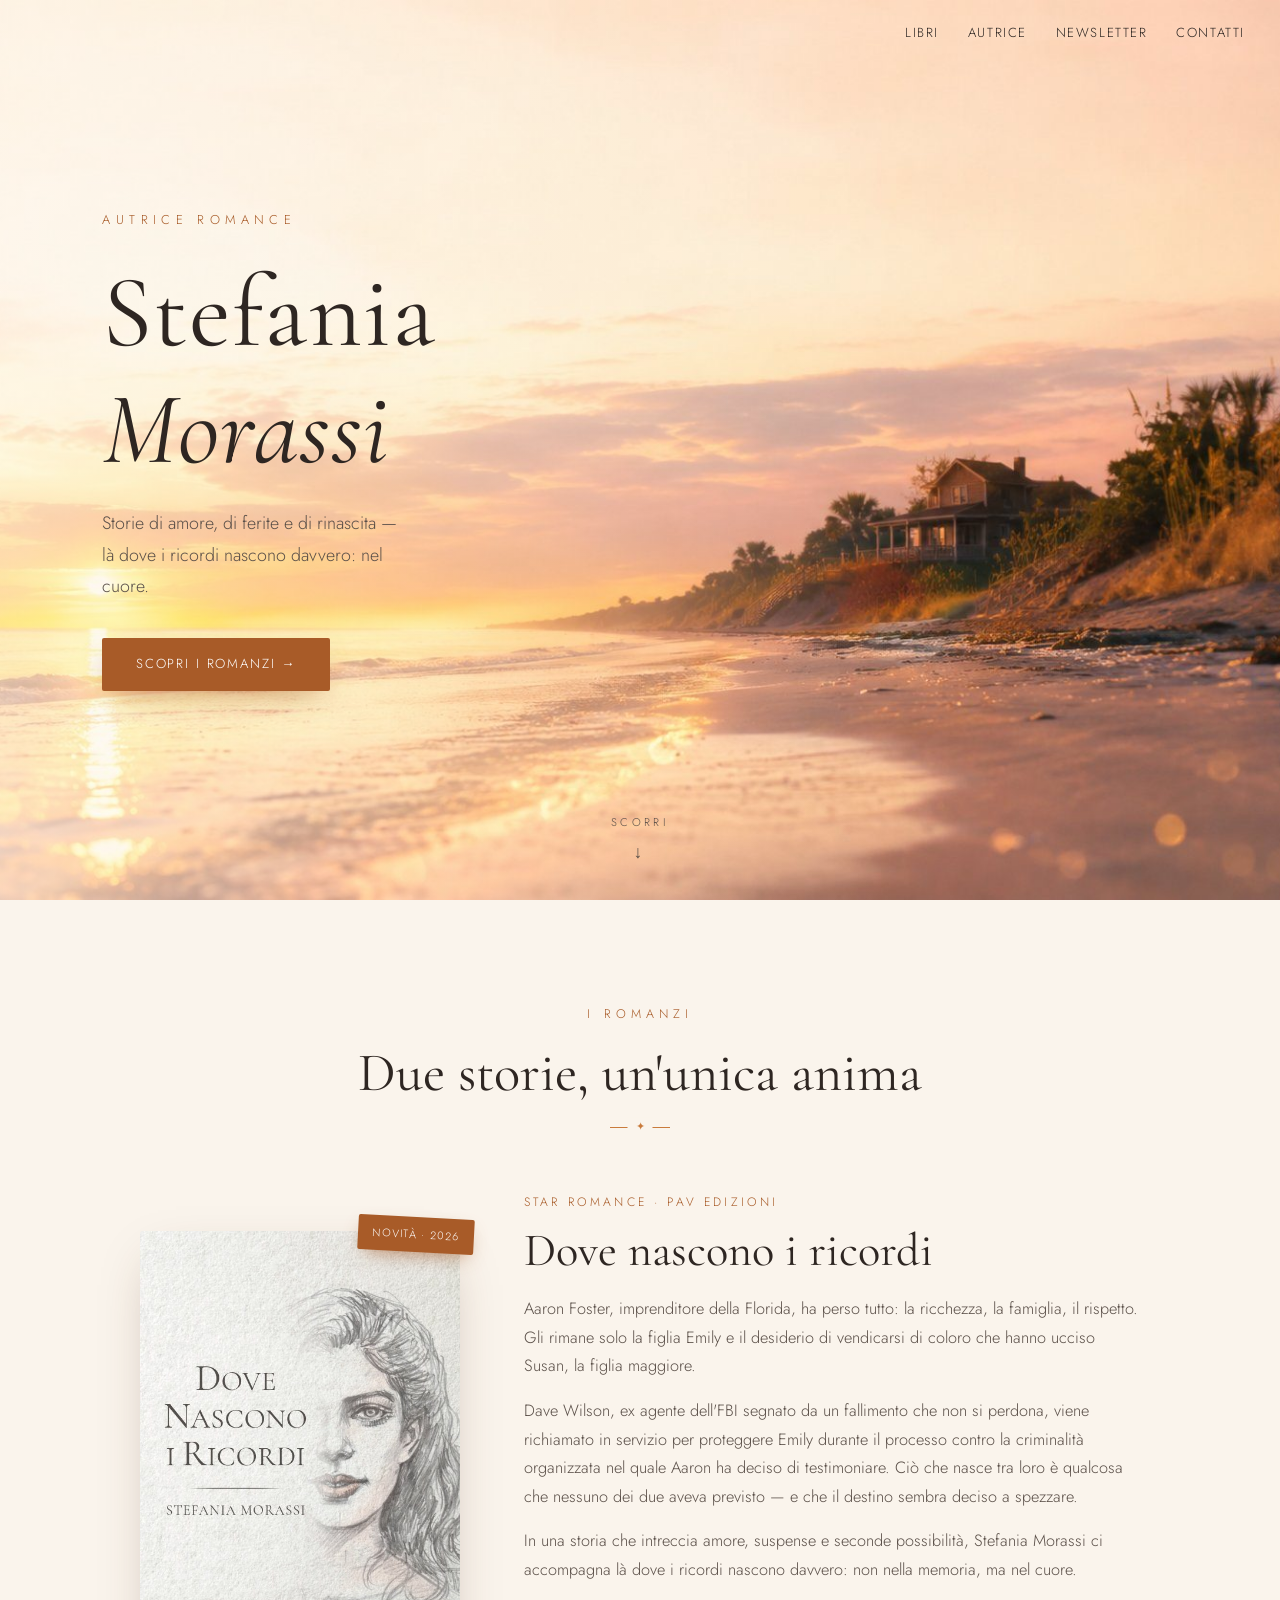
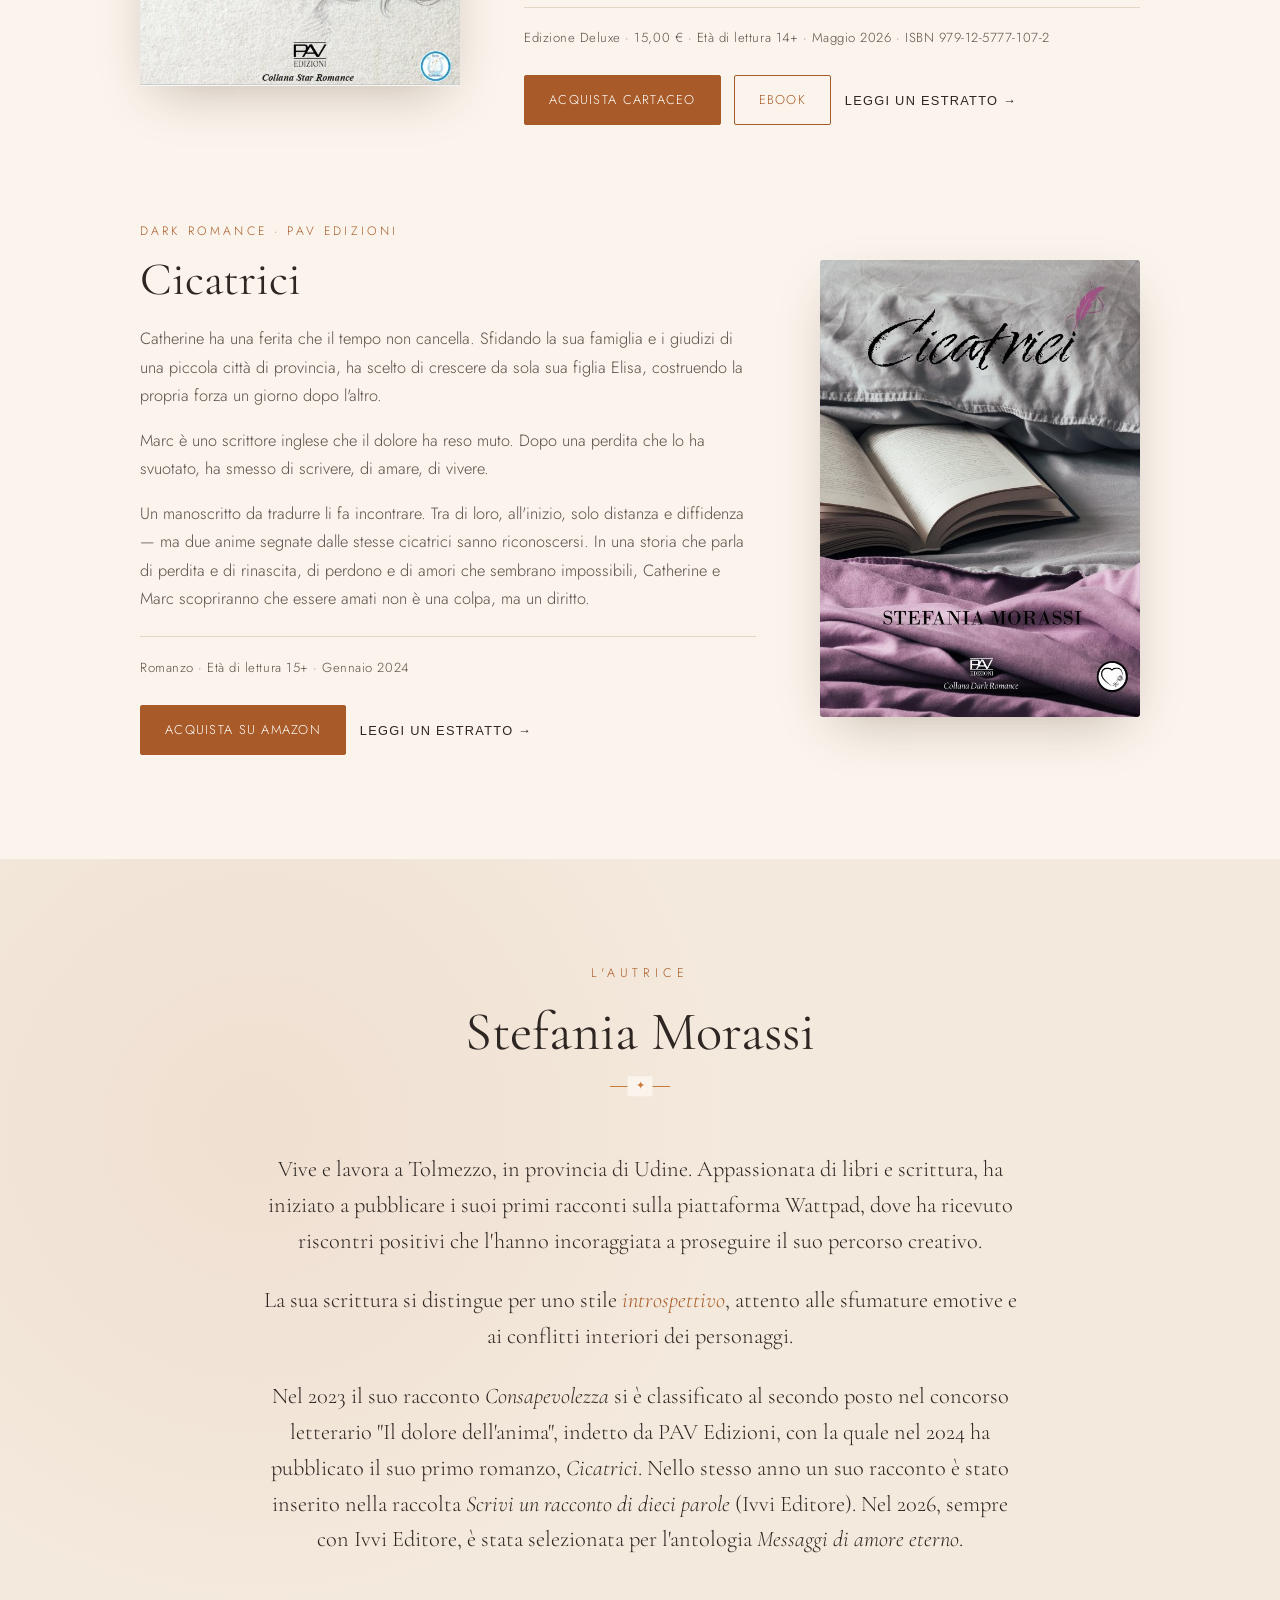
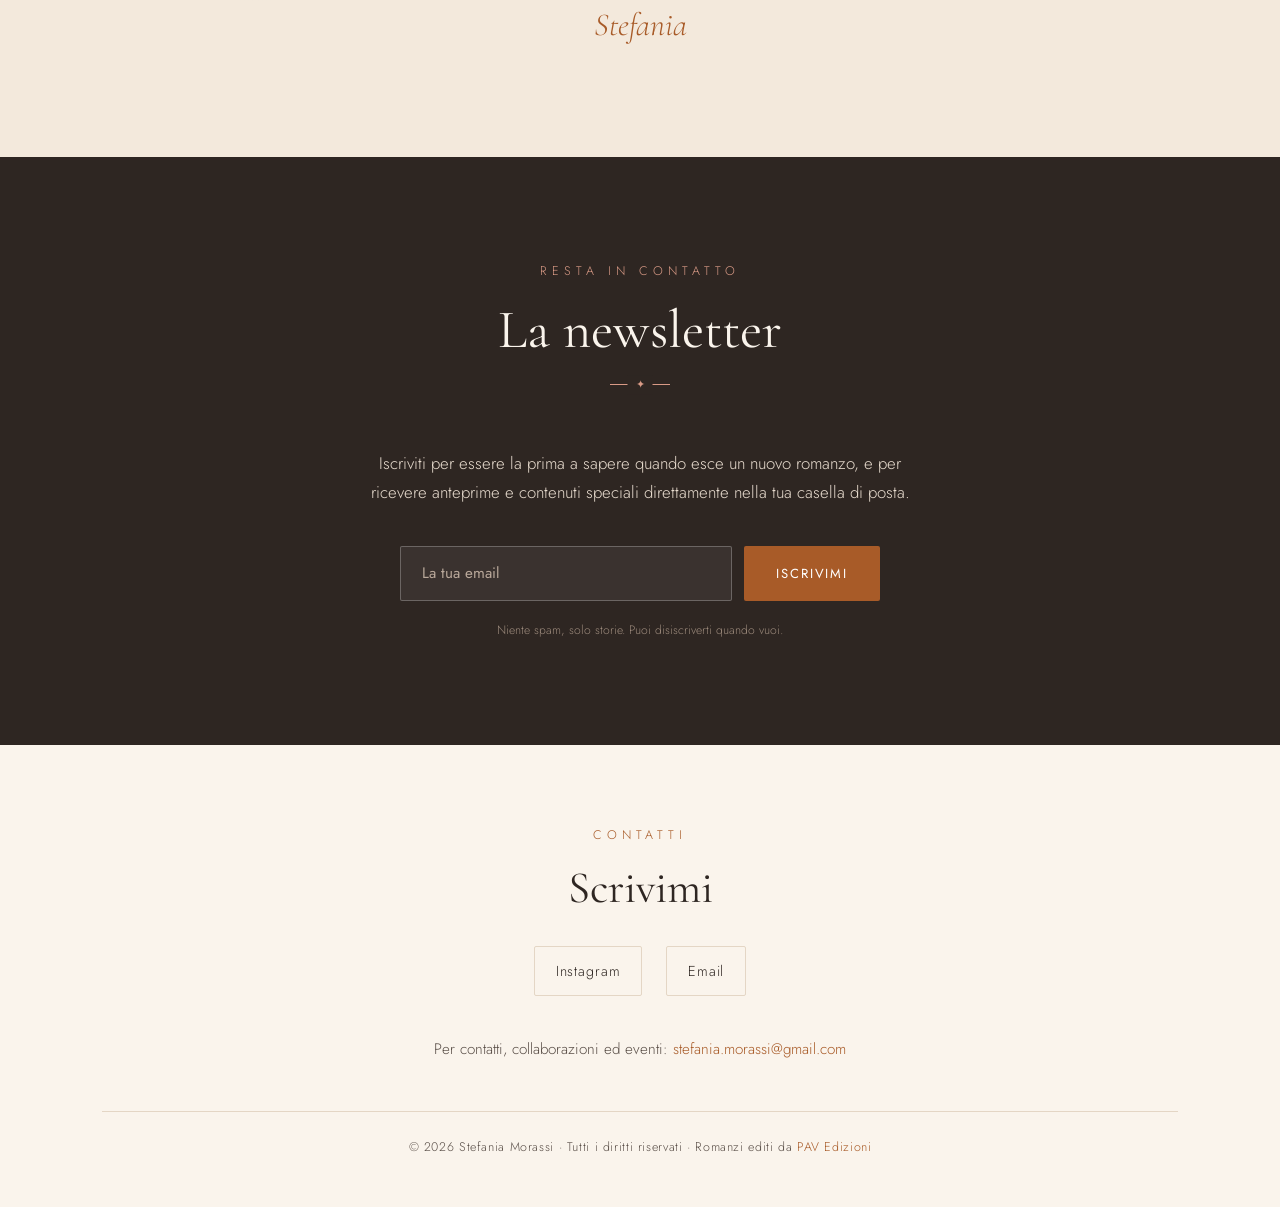
<file: index (14).html>
<!DOCTYPE html>
<html lang="it">
<head>
<meta charset="UTF-8">
<meta name="viewport" content="width=device-width, initial-scale=1.0">
<title>Stefania Morassi — Autrice Romance</title>
<meta name="description" content="Sito ufficiale di Stefania Morassi, autrice di romance pubblicata da PAV Edizioni. Scopri i romanzi Cicatrici e Dove nascono i ricordi.">
<meta name="author" content="Stefania Morassi">

<!-- Open Graph (anteprima sui social) -->
<meta property="og:type" content="website">
<meta property="og:title" content="Stefania Morassi — Autrice Romance">
<meta property="og:description" content="Storie di amore, perdita e rinascita. I romanzi Cicatrici e Dove nascono i ricordi, editi da PAV Edizioni.">
<meta property="og:image" content="images/dove-nascono-i-ricordi.jpg">
<meta property="og:locale" content="it_IT">

<link rel="preconnect" href="https://fonts.googleapis.com">
<link rel="preconnect" href="https://fonts.gstatic.com" crossorigin>
<link href="https://fonts.googleapis.com/css2?family=Cormorant+Garamond:ital,wght@0,400;0,500;0,600;1,400;1,500&family=Marcellus&family=Jost:wght@300;400;500&display=swap" rel="stylesheet">

<style>
  :root {
    --ink: #2e2622;          /* testo principale, bruno scuro */
    --ink-soft: #5a4f48;     /* testo secondario */
    --amber: #c97b3c;        /* accento ambra/tramonto */
    --amber-deep: #a85b28;   /* accento più intenso */
    --rose: #d99a86;         /* rosa cipria */
    --cream: #faf4ec;        /* sfondo chiaro caldo */
    --cream-2: #f3e9dc;      /* sfondo alternato */
    --line: #e4d6c5;         /* linee sottili */
    --shadow: 0 18px 50px -18px rgba(80, 50, 30, 0.35);
  }

  * { margin: 0; padding: 0; box-sizing: border-box; }

  html { scroll-behavior: smooth; }

  body {
    font-family: 'Jost', sans-serif;
    color: var(--ink);
    background: var(--cream);
    line-height: 1.75;
    font-weight: 300;
    overflow-x: hidden;
  }

  h1, h2, h3 { font-weight: normal; line-height: 1.15; }

  /* ---------- NAV ---------- */
  nav {
    position: fixed;
    top: 0; left: 0; right: 0;
    z-index: 100;
    display: flex;
    justify-content: space-between;
    align-items: center;
    padding: 1.1rem 2.2rem;
    transition: background .4s ease, box-shadow .4s ease, padding .4s ease;
  }
  nav.scrolled {
    background: rgba(250, 244, 236, 0.92);
    backdrop-filter: blur(10px);
    box-shadow: 0 2px 20px -10px rgba(80,50,30,.4);
    padding: .7rem 2.2rem;
  }
  nav .brand {
    font-family: 'Marcellus', serif;
    font-size: 1.15rem;
    letter-spacing: .18em;
    text-transform: uppercase;
    color: var(--ink);
    text-decoration: none;
    opacity: 0;
    transition: opacity .4s ease;
  }
  nav.scrolled .brand { opacity: 1; }
  nav .links { display: flex; gap: 1.8rem; }
  nav .links a {
    font-size: .82rem;
    letter-spacing: .12em;
    text-transform: uppercase;
    color: var(--ink);
    text-decoration: none;
    position: relative;
    padding: .2rem 0;
    transition: color .3s;
  }
  nav.scrolled .links a { color: var(--ink); }
  nav .links a::after {
    content: '';
    position: absolute;
    left: 0; bottom: -2px;
    width: 0; height: 1px;
    background: var(--amber-deep);
    transition: width .35s ease;
  }
  nav .links a:hover::after { width: 100%; }
  nav .links a:hover { color: var(--amber-deep); }

  /* Nav su hero: testo scuro perché lo sfondo è chiaro */
  nav:not(.scrolled) .links a { color: var(--ink); text-shadow: 0 1px 6px rgba(255,250,242,.6); }

  .nav-toggle { display: none; }

  /* ---------- HERO ---------- */
  header.hero {
    position: relative;
    min-height: 100vh;
    display: flex;
    flex-direction: column;
    justify-content: center;
    align-items: flex-start;
    padding: 0 8vw;
    background: url('images/sfondo-home.jpg') center 30% / cover no-repeat;
  }
  header.hero::after {
    /* velo chiaro sul lato sinistro per leggibilità del testo scuro */
    content: '';
    position: absolute; inset: 0;
    background: linear-gradient(90deg, rgba(255,251,244,.55) 0%, rgba(255,251,244,.2) 45%, rgba(255,251,244,0) 70%);
    pointer-events: none;
  }
  .hero-content { position: relative; z-index: 2; max-width: 640px; }
  .hero-eyebrow {
    font-family: 'Jost', sans-serif;
    font-size: .8rem;
    letter-spacing: .42em;
    text-transform: uppercase;
    color: var(--amber-deep);
    margin-bottom: 1.4rem;
    opacity: 0;
    animation: fadeUp 1s ease .3s forwards;
  }
  .hero h1 {
    font-family: 'Cormorant Garamond', serif;
    font-size: clamp(3.2rem, 9vw, 6.4rem);
    color: var(--ink);
    letter-spacing: .01em;
    margin-bottom: 1.2rem;
    opacity: 0;
    animation: fadeUp 1s ease .5s forwards;
  }
  .hero h1 .light { display: block; font-style: italic; font-weight: 400; }
  .hero .tagline {
    font-size: 1.12rem;
    color: var(--ink-soft);
    max-width: 30ch;
    margin-bottom: 2.2rem;
    opacity: 0;
    animation: fadeUp 1s ease .7s forwards;
  }
  .hero-cta {
    display: inline-flex;
    align-items: center;
    gap: .7rem;
    background: var(--amber-deep);
    color: #fff;
    text-decoration: none;
    padding: .95rem 2.1rem;
    font-size: .82rem;
    letter-spacing: .14em;
    text-transform: uppercase;
    border-radius: 2px;
    transition: transform .3s ease, background .3s ease, box-shadow .3s ease;
    box-shadow: 0 10px 30px -12px rgba(168,91,40,.7);
    opacity: 0;
    animation: fadeUp 1s ease .9s forwards;
  }
  .hero-cta:hover { background: var(--amber); transform: translateY(-3px); box-shadow: 0 16px 36px -12px rgba(168,91,40,.8); }
  .scroll-hint {
    position: absolute;
    bottom: 2rem; left: 50%;
    transform: translateX(-50%);
    z-index: 2;
    font-size: .7rem;
    letter-spacing: .3em;
    text-transform: uppercase;
    color: var(--ink-soft);
    opacity: 0;
    animation: fadeIn 1s ease 1.4s forwards;
  }
  .scroll-hint span { display: block; text-align: center; font-size: 1.1rem; margin-top: .3rem; animation: bob 2s ease-in-out infinite; }

  @keyframes fadeUp { from { opacity: 0; transform: translateY(24px); } to { opacity: 1; transform: translateY(0); } }
  @keyframes fadeIn { to { opacity: 1; } }
  @keyframes bob { 0%,100% { transform: translateY(0); } 50% { transform: translateY(6px); } }

  /* ---------- SECTIONS ---------- */
  section { padding: 6.5rem 8vw; position: relative; }

  .section-head { text-align: center; max-width: 620px; margin: 0 auto 4rem; }
  .section-head .label {
    font-size: .78rem;
    letter-spacing: .4em;
    text-transform: uppercase;
    color: var(--amber-deep);
    display: block;
    margin-bottom: 1rem;
  }
  .section-head h2 {
    font-family: 'Cormorant Garamond', serif;
    font-size: clamp(2.2rem, 5vw, 3.4rem);
    color: var(--ink);
  }
  .ornament {
    width: 60px; height: 1px;
    background: var(--amber);
    margin: 1.4rem auto 0;
    position: relative;
  }
  .ornament::before {
    content: '✦';
    position: absolute; top: 50%; left: 50%;
    transform: translate(-50%, -50%);
    background: var(--cream);
    color: var(--amber);
    font-size: .7rem;
    padding: 0 .5rem;
  }

  /* ---------- BOOKS ---------- */
  #libri { background: var(--cream); }
  .book {
    display: grid;
    grid-template-columns: 320px 1fr;
    gap: 4rem;
    align-items: center;
    max-width: 1000px;
    margin: 0 auto 6rem;
  }
  .book:last-child { margin-bottom: 0; }
  .book.reverse { grid-template-columns: 1fr 320px; }
  .book.reverse .book-cover { order: 2; }

  .book-cover { position: relative; }
  .book-cover img {
    width: 100%;
    border-radius: 3px;
    box-shadow: var(--shadow);
    display: block;
    transition: transform .5s ease;
  }
  .book-cover:hover img { transform: translateY(-6px) rotate(-1deg); }
  .book-badge {
    position: absolute;
    top: -14px; right: -14px;
    background: var(--amber-deep);
    color: #fff;
    font-size: .68rem;
    letter-spacing: .12em;
    text-transform: uppercase;
    padding: .5rem .9rem;
    border-radius: 2px;
    box-shadow: 0 8px 20px -8px rgba(168,91,40,.8);
    transform: rotate(3deg);
  }

  .book-info .collana {
    font-size: .76rem;
    letter-spacing: .26em;
    text-transform: uppercase;
    color: var(--amber-deep);
    margin-bottom: .8rem;
  }
  .book-info h3 {
    font-family: 'Cormorant Garamond', serif;
    font-size: clamp(2rem, 4vw, 2.9rem);
    color: var(--ink);
    margin-bottom: 1.3rem;
    line-height: 1.05;
  }
  .book-info p.trama {
    color: var(--ink-soft);
    margin-bottom: 1rem;
    font-size: 1.02rem;
  }
  .book-meta {
    font-size: .82rem;
    color: var(--ink-soft);
    letter-spacing: .04em;
    margin: 1.4rem 0 1.6rem;
    padding-top: 1.2rem;
    border-top: 1px solid var(--line);
  }
  .book-actions { display: flex; flex-wrap: wrap; gap: .8rem; }
  .btn {
    display: inline-flex;
    align-items: center;
    gap: .5rem;
    text-decoration: none;
    font-size: .8rem;
    letter-spacing: .1em;
    text-transform: uppercase;
    padding: .8rem 1.5rem;
    border-radius: 2px;
    transition: all .3s ease;
    cursor: pointer;
    border: 1px solid var(--amber-deep);
  }
  .btn-primary { background: var(--amber-deep); color: #fff; }
  .btn-primary:hover { background: var(--amber); border-color: var(--amber); transform: translateY(-2px); }
  .btn-ghost { background: transparent; color: var(--amber-deep); }
  .btn-ghost:hover { background: var(--amber-deep); color: #fff; transform: translateY(-2px); }
  .btn-text { background: transparent; border-color: transparent; color: var(--ink); padding-left: 0; }
  .btn-text:hover { color: var(--amber-deep); }

  /* ---------- ESTRATTO (placeholder) ---------- */
  .estratto-note {
    font-size: .78rem;
    color: var(--ink-soft);
    font-style: italic;
    margin-top: .8rem;
    opacity: .8;
  }

  /* ---------- BIO ---------- */
  #autrice {
    background: var(--cream-2);
    background-image: radial-gradient(circle at 20% 30%, rgba(217,154,134,.12), transparent 40%);
  }
  .bio-wrap { max-width: 760px; margin: 0 auto; text-align: center; }
  .bio-wrap p {
    font-family: 'Cormorant Garamond', serif;
    font-size: 1.4rem;
    color: var(--ink);
    margin-bottom: 1.5rem;
    line-height: 1.6;
  }
  .bio-wrap p:last-of-type { margin-bottom: 0; }
  .bio-wrap .firma {
    font-family: 'Cormorant Garamond', serif;
    font-style: italic;
    font-size: 2rem;
    color: var(--amber-deep);
    margin-top: 2.5rem;
  }
  .bio-highlight { color: var(--amber-deep); font-style: italic; }

  /* ---------- NEWSLETTER ---------- */
  #newsletter {
    background: var(--ink);
    color: var(--cream);
    text-align: center;
  }
  #newsletter .section-head h2 { color: var(--cream); }
  #newsletter .section-head .label { color: var(--rose); }
  #newsletter .ornament { background: var(--rose); }
  #newsletter .ornament::before { background: var(--ink); color: var(--rose); }
  .news-text { max-width: 540px; margin: 0 auto 2.4rem; color: #e8dccf; font-size: 1.05rem; }
  .news-form {
    display: flex;
    gap: .8rem;
    max-width: 480px;
    margin: 0 auto;
    flex-wrap: wrap;
    justify-content: center;
  }
  .news-form input {
    flex: 1;
    min-width: 240px;
    padding: .95rem 1.3rem;
    border: 1px solid rgba(255,255,255,.25);
    background: rgba(255,255,255,.06);
    color: #fff;
    font-family: 'Jost', sans-serif;
    font-size: .95rem;
    border-radius: 2px;
  }
  .news-form input::placeholder { color: #b9a89a; }
  .news-form input:focus { outline: none; border-color: var(--rose); }
  .news-form button {
    padding: .95rem 2rem;
    background: var(--amber-deep);
    color: #fff;
    border: none;
    font-family: 'Jost', sans-serif;
    font-size: .82rem;
    letter-spacing: .14em;
    text-transform: uppercase;
    border-radius: 2px;
    cursor: pointer;
    transition: background .3s ease, transform .3s ease;
  }
  .news-form button:hover { background: var(--amber); transform: translateY(-2px); }
  .news-mini { font-size: .76rem; color: #9c8a7c; margin-top: 1.2rem; }

  /* ---------- CONTATTI / FOOTER ---------- */
  footer {
    background: var(--cream);
    text-align: center;
    padding: 5rem 8vw 3rem;
  }
  footer .label {
    font-size: .78rem;
    letter-spacing: .4em;
    text-transform: uppercase;
    color: var(--amber-deep);
    margin-bottom: 1rem;
  }
  footer h2 {
    font-family: 'Cormorant Garamond', serif;
    font-size: clamp(2rem, 4vw, 2.8rem);
    margin-bottom: 2rem;
    color: var(--ink);
  }
  .socials { display: flex; gap: 1.5rem; justify-content: center; margin-bottom: 2.5rem; flex-wrap: wrap; }
  .socials a {
    display: inline-flex;
    align-items: center;
    gap: .5rem;
    color: var(--ink);
    text-decoration: none;
    font-size: .9rem;
    letter-spacing: .06em;
    padding: .7rem 1.3rem;
    border: 1px solid var(--line);
    border-radius: 2px;
    transition: all .3s ease;
  }
  .socials a:hover { border-color: var(--amber-deep); color: var(--amber-deep); transform: translateY(-2px); }
  .footer-contact { color: var(--ink-soft); font-size: .95rem; margin-bottom: .4rem; }
  .footer-contact a { color: var(--amber-deep); text-decoration: none; }
  .footer-contact a:hover { text-decoration: underline; }
  .copyright {
    margin-top: 3rem;
    padding-top: 1.6rem;
    border-top: 1px solid var(--line);
    font-size: .78rem;
    color: var(--ink-soft);
    letter-spacing: .05em;
  }
  .copyright .pav { color: var(--amber-deep); }

  /* ---------- MODAL ESTRATTO ---------- */
  .modal {
    display: none;
    position: fixed; inset: 0;
    z-index: 200;
    background: rgba(46,38,34,.6);
    backdrop-filter: blur(4px);
    justify-content: center;
    align-items: center;
    padding: 2rem;
  }
  .modal.open { display: flex; }
  .modal-box {
    background: var(--cream);
    max-width: 640px;
    width: 100%;
    max-height: 82vh;
    overflow-y: auto;
    padding: 3rem;
    border-radius: 4px;
    position: relative;
    box-shadow: 0 30px 80px -20px rgba(0,0,0,.5);
  }
  .modal-box h3 {
    font-family: 'Cormorant Garamond', serif;
    font-size: 2rem;
    color: var(--ink);
    margin-bottom: .4rem;
  }
  .modal-box .modal-sub { font-size: .8rem; letter-spacing: .2em; text-transform: uppercase; color: var(--amber-deep); margin-bottom: 1.8rem; }
  .modal-box p { color: var(--ink-soft); margin-bottom: 1rem; font-size: 1.02rem; }
  .modal-close {
    position: absolute; top: 1.2rem; right: 1.4rem;
    background: none; border: none;
    font-size: 1.8rem; color: var(--ink-soft);
    cursor: pointer; line-height: 1;
    transition: color .3s;
  }
  .modal-close:hover { color: var(--amber-deep); }
  .modal-placeholder {
    font-style: italic;
    color: var(--ink-soft);
    background: var(--cream-2);
    padding: 1.5rem;
    border-radius: 3px;
    border-left: 3px solid var(--amber);
  }

  /* ---------- REVEAL ON SCROLL ---------- */
  .reveal { opacity: 0; transform: translateY(40px); transition: opacity .9s ease, transform .9s ease; }
  .reveal.visible { opacity: 1; transform: translateY(0); }

  /* ---------- RESPONSIVE ---------- */
  @media (max-width: 820px) {
    nav { padding: 1rem 1.4rem; }
    nav.scrolled { padding: .7rem 1.4rem; }
    nav .links { gap: 1rem; }
    nav .links a { font-size: .72rem; }
    header.hero { padding: 0 7vw; background-position: center 40%; }
    header.hero::after { background: linear-gradient(180deg, rgba(255,251,244,.3) 0%, rgba(255,251,244,.55) 100%); }
    section { padding: 4.5rem 7vw; }
    .book, .book.reverse { grid-template-columns: 1fr; gap: 2rem; max-width: 420px; }
    .book.reverse .book-cover { order: 0; }
    .book-cover { max-width: 260px; margin: 0 auto; }
    .book-info { text-align: center; }
    .book-meta { text-align: left; }
    .book-actions { justify-content: center; }
    .bio-wrap p { font-size: 1.2rem; }
    .modal-box { padding: 2rem 1.5rem; }
  }
  @media (max-width: 480px) {
    nav .brand { display: none; }
    .hero h1 { font-size: 3rem; }
    .news-form input { min-width: 100%; }
  }
</style>
</head>
<body>

<!-- NAV -->
<nav id="nav">
  <a href="#home" class="brand">Stefania Morassi</a>
  <div class="links">
    <a href="#libri">Libri</a>
    <a href="#autrice">Autrice</a>
    <a href="#newsletter">Newsletter</a>
    <a href="#contatti">Contatti</a>
  </div>
</nav>

<!-- HERO -->
<header class="hero" id="home">
  <div class="hero-content">
    <div class="hero-eyebrow">Autrice Romance</div>
    <h1>Stefania<span class="light">Morassi</span></h1>
    <p class="tagline">Storie di amore, di ferite e di rinascita — là dove i ricordi nascono davvero: nel cuore.</p>
    <a href="#libri" class="hero-cta">Scopri i romanzi →</a>
  </div>
  <div class="scroll-hint">Scorri<span>↓</span></div>
</header>

<!-- LIBRI -->
<section id="libri">
  <div class="section-head reveal">
    <span class="label">I Romanzi</span>
    <h2>Due storie, un'unica anima</h2>
    <div class="ornament"></div>
  </div>

  <!-- Libro 1: Dove nascono i ricordi (novità) -->
  <article class="book reveal">
    <div class="book-cover">
      <span class="book-badge">Novità · 2026</span>
      <img src="images/dove-nascono-i-ricordi.jpg" alt="Copertina del romanzo Dove nascono i ricordi di Stefania Morassi">
    </div>
    <div class="book-info">
      <div class="collana">Star Romance · PAV Edizioni</div>
      <h3>Dove nascono i ricordi</h3>
      <p class="trama">Aaron Foster, imprenditore della Florida, ha perso tutto: la ricchezza, la famiglia, il rispetto. Gli rimane solo la figlia Emily e il desiderio di vendicarsi di coloro che hanno ucciso Susan, la figlia maggiore.</p>
      <p class="trama">Dave Wilson, ex agente dell'FBI segnato da un fallimento che non si perdona, viene richiamato in servizio per proteggere Emily durante il processo contro la criminalità organizzata nel quale Aaron ha deciso di testimoniare. Ciò che nasce tra loro è qualcosa che nessuno dei due aveva previsto — e che il destino sembra deciso a spezzare.</p>
      <p class="trama">In una storia che intreccia amore, suspense e seconde possibilità, Stefania Morassi ci accompagna là dove i ricordi nascono davvero: non nella memoria, ma nel cuore.</p>
      <div class="book-meta">Edizione Deluxe · 15,00 € · Età di lettura 14+ · Maggio 2026 · ISBN 979-12-5777-107-2</div>
      <div class="book-actions">
        <a href="https://www.amazon.it/DOVE-NASCONO-RICORDI-PAV-Editore/dp/B0H2CR21VF/" target="_blank" rel="noopener" class="btn btn-primary">Acquista cartaceo</a>
        <a href="https://www.amazon.it/DOVE-NASCONO-RICORDI-PAV-Editore-ebook/dp/B0H28YP8SX/" target="_blank" rel="noopener" class="btn btn-ghost">Ebook</a>
        <button class="btn btn-text" onclick="openModal('modal-dnr')">Leggi un estratto →</button>
      </div>
    </div>
  </article>

  <!-- Libro 2: Cicatrici -->
  <article class="book reverse reveal">
    <div class="book-cover">
      <img src="images/cicatrici.jpg" alt="Copertina del romanzo Cicatrici di Stefania Morassi">
    </div>
    <div class="book-info">
      <div class="collana">Dark Romance · PAV Edizioni</div>
      <h3>Cicatrici</h3>
      <p class="trama">Catherine ha una ferita che il tempo non cancella. Sfidando la sua famiglia e i giudizi di una piccola città di provincia, ha scelto di crescere da sola sua figlia Elisa, costruendo la propria forza un giorno dopo l'altro.</p>
      <p class="trama">Marc è uno scrittore inglese che il dolore ha reso muto. Dopo una perdita che lo ha svuotato, ha smesso di scrivere, di amare, di vivere.</p>
      <p class="trama">Un manoscritto da tradurre li fa incontrare. Tra di loro, all'inizio, solo distanza e diffidenza — ma due anime segnate dalle stesse cicatrici sanno riconoscersi. In una storia che parla di perdita e di rinascita, di perdono e di amori che sembrano impossibili, Catherine e Marc scopriranno che essere amati non è una colpa, ma un diritto.</p>
      <div class="book-meta">Romanzo · Età di lettura 15+ · Gennaio 2024</div>
      <div class="book-actions">
        <a href="https://www.amazon.it/CICATRICI-PAV-edizioni-editore/dp/B0CS6XB6QN/" target="_blank" rel="noopener" class="btn btn-primary">Acquista su Amazon</a>
        <button class="btn btn-text" onclick="openModal('modal-cic')">Leggi un estratto →</button>
      </div>
    </div>
  </article>
</section>

<!-- AUTRICE -->
<section id="autrice">
  <div class="section-head reveal">
    <span class="label">L'Autrice</span>
    <h2>Stefania Morassi</h2>
    <div class="ornament"></div>
  </div>
  <div class="bio-wrap reveal">
    <p>Vive e lavora a Tolmezzo, in provincia di Udine. Appassionata di libri e scrittura, ha iniziato a pubblicare i suoi primi racconti sulla piattaforma Wattpad, dove ha ricevuto riscontri positivi che l'hanno incoraggiata a proseguire il suo percorso creativo.</p>
    <p>La sua scrittura si distingue per uno stile <span class="bio-highlight">introspettivo</span>, attento alle sfumature emotive e ai conflitti interiori dei personaggi.</p>
    <p>Nel 2023 il suo racconto <em>Consapevolezza</em> si è classificato al secondo posto nel concorso letterario "Il dolore dell'anima", indetto da PAV Edizioni, con la quale nel 2024 ha pubblicato il suo primo romanzo, <em>Cicatrici</em>. Nello stesso anno un suo racconto è stato inserito nella raccolta <em>Scrivi un racconto di dieci parole</em> (Ivvi Editore). Nel 2026, sempre con Ivvi Editore, è stata selezionata per l'antologia <em>Messaggi di amore eterno</em>.</p>
    <div class="firma">Stefania</div>
  </div>
</section>

<!-- NEWSLETTER -->
<section id="newsletter">
  <div class="section-head reveal">
    <span class="label">Resta in contatto</span>
    <h2>La newsletter</h2>
    <div class="ornament"></div>
  </div>
  <p class="news-text reveal">Iscriviti per essere la prima a sapere quando esce un nuovo romanzo, e per ricevere anteprime e contenuti speciali direttamente nella tua casella di posta.</p>
  <form class="news-form reveal" onsubmit="return newsletterSubmit(event)">
    <input type="email" placeholder="La tua email" required aria-label="La tua email">
    <button type="submit">Iscrivimi</button>
  </form>
  <p class="news-mini reveal">Niente spam, solo storie. Puoi disiscriverti quando vuoi.</p>
</section>

<!-- CONTATTI / FOOTER -->
<footer id="contatti">
  <div class="label reveal">Contatti</div>
  <h2 class="reveal">Scrivimi</h2>
  <div class="socials reveal">
    <a href="https://www.instagram.com/s.morassi/" target="_blank" rel="noopener">Instagram</a>
    <a href="mailto:stefania.morassi@gmail.com">Email</a>
  </div>
  <p class="footer-contact reveal">Per contatti, collaborazioni ed eventi: <a href="mailto:stefania.morassi@gmail.com">stefania.morassi@gmail.com</a></p>
  <div class="copyright">
    © <span id="year"></span> Stefania Morassi · Tutti i diritti riservati · Romanzi editi da <span class="pav">PAV Edizioni</span>
  </div>
</footer>

<!-- MODALI ESTRATTI -->
<div class="modal" id="modal-dnr">
  <div class="modal-box">
    <button class="modal-close" onclick="closeModal('modal-dnr')">&times;</button>
    <h3>Dove nascono i ricordi</h3>
    <div class="modal-sub">Estratto</div>
    <div class="modal-placeholder">
      L'estratto di questo romanzo sarà disponibile a breve. Nel frattempo puoi leggere le prime pagine direttamente su Amazon o richiedere informazioni a PAV Edizioni.
    </div>
  </div>
</div>

<div class="modal" id="modal-cic">
  <div class="modal-box">
    <button class="modal-close" onclick="closeModal('modal-cic')">&times;</button>
    <h3>Cicatrici</h3>
    <div class="modal-sub">Estratto</div>
    <div class="modal-placeholder">
      L'estratto di questo romanzo sarà disponibile a breve. Nel frattempo puoi leggere le prime pagine direttamente su Amazon o richiedere informazioni a PAV Edizioni.
    </div>
  </div>
</div>

<script>
  // Anno corrente
  document.getElementById('year').textContent = new Date().getFullYear();

  // Nav che cambia allo scroll
  const nav = document.getElementById('nav');
  window.addEventListener('scroll', () => {
    if (window.scrollY > 60) nav.classList.add('scrolled');
    else nav.classList.remove('scrolled');
  });

  // Reveal on scroll
  const io = new IntersectionObserver((entries) => {
    entries.forEach(e => { if (e.isIntersecting) e.target.classList.add('visible'); });
  }, { threshold: 0.15 });
  document.querySelectorAll('.reveal').forEach(el => io.observe(el));

  // Modali estratto
  function openModal(id) { document.getElementById(id).classList.add('open'); document.body.style.overflow = 'hidden'; }
  function closeModal(id) { document.getElementById(id).classList.remove('open'); document.body.style.overflow = ''; }
  document.querySelectorAll('.modal').forEach(m => {
    m.addEventListener('click', (e) => { if (e.target === m) { m.classList.remove('open'); document.body.style.overflow = ''; } });
  });
  document.addEventListener('keydown', (e) => {
    if (e.key === 'Escape') document.querySelectorAll('.modal.open').forEach(m => { m.classList.remove('open'); document.body.style.overflow = ''; });
  });

  // Newsletter (placeholder finché non si collega Mailchimp/MailerLite)
  function newsletterSubmit(e) {
    e.preventDefault();
    const input = e.target.querySelector('input');
    alert('Grazie! L\'iscrizione alla newsletter sarà attiva a breve. Torna presto a trovarci.');
    input.value = '';
    return false;
  }
</script>
</body>
</html>
</file>
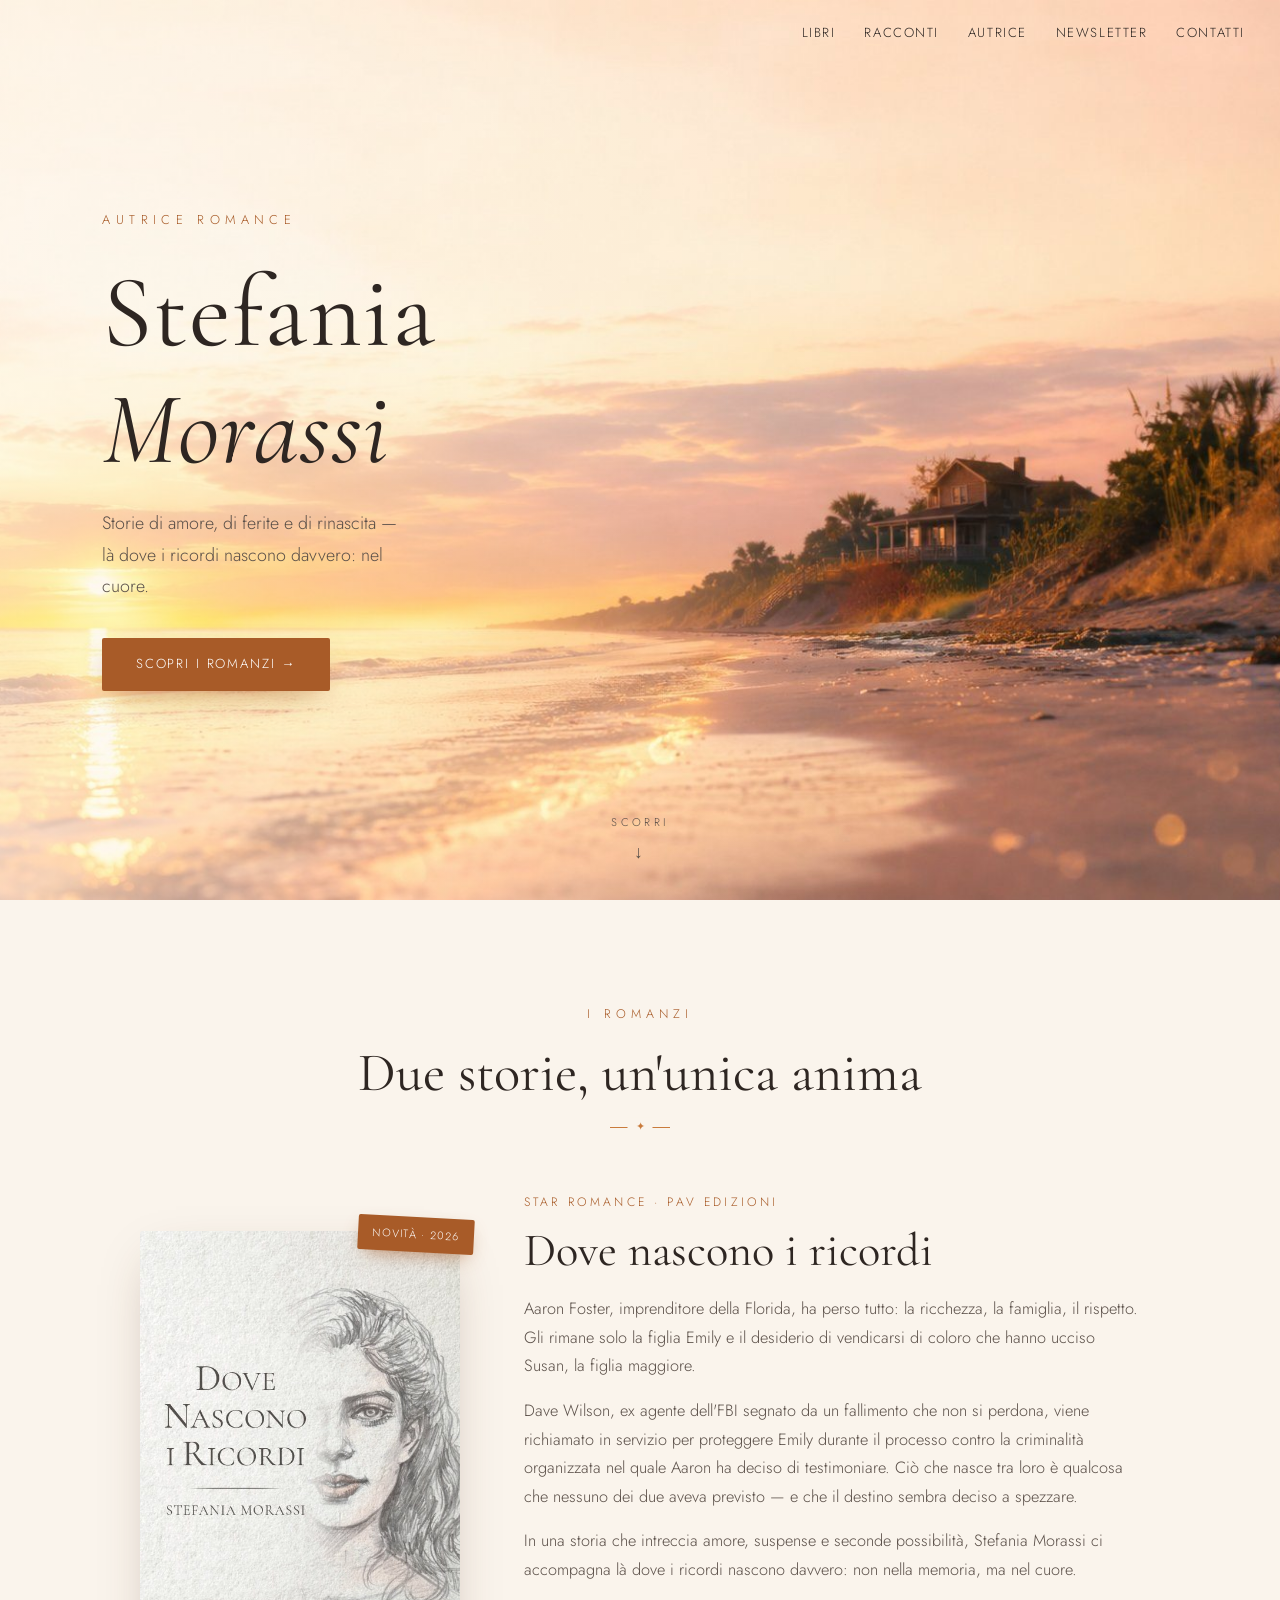
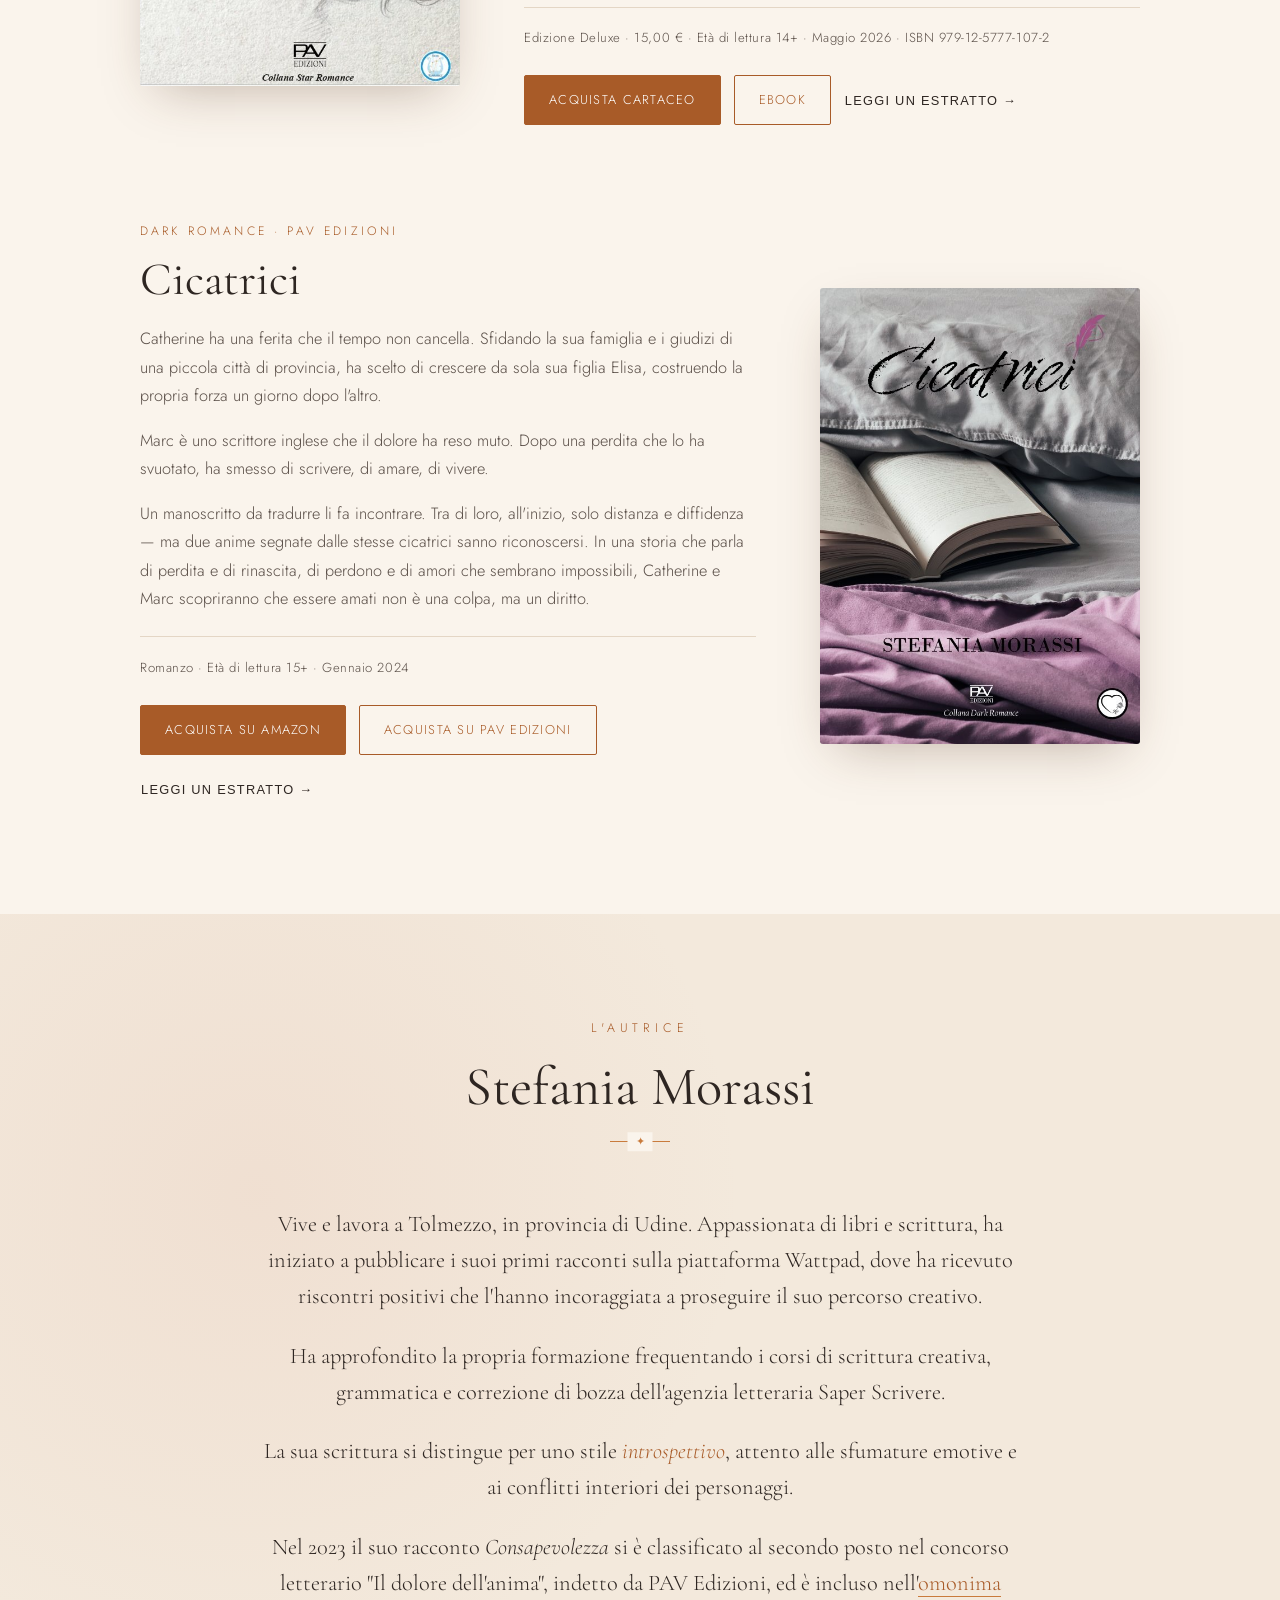
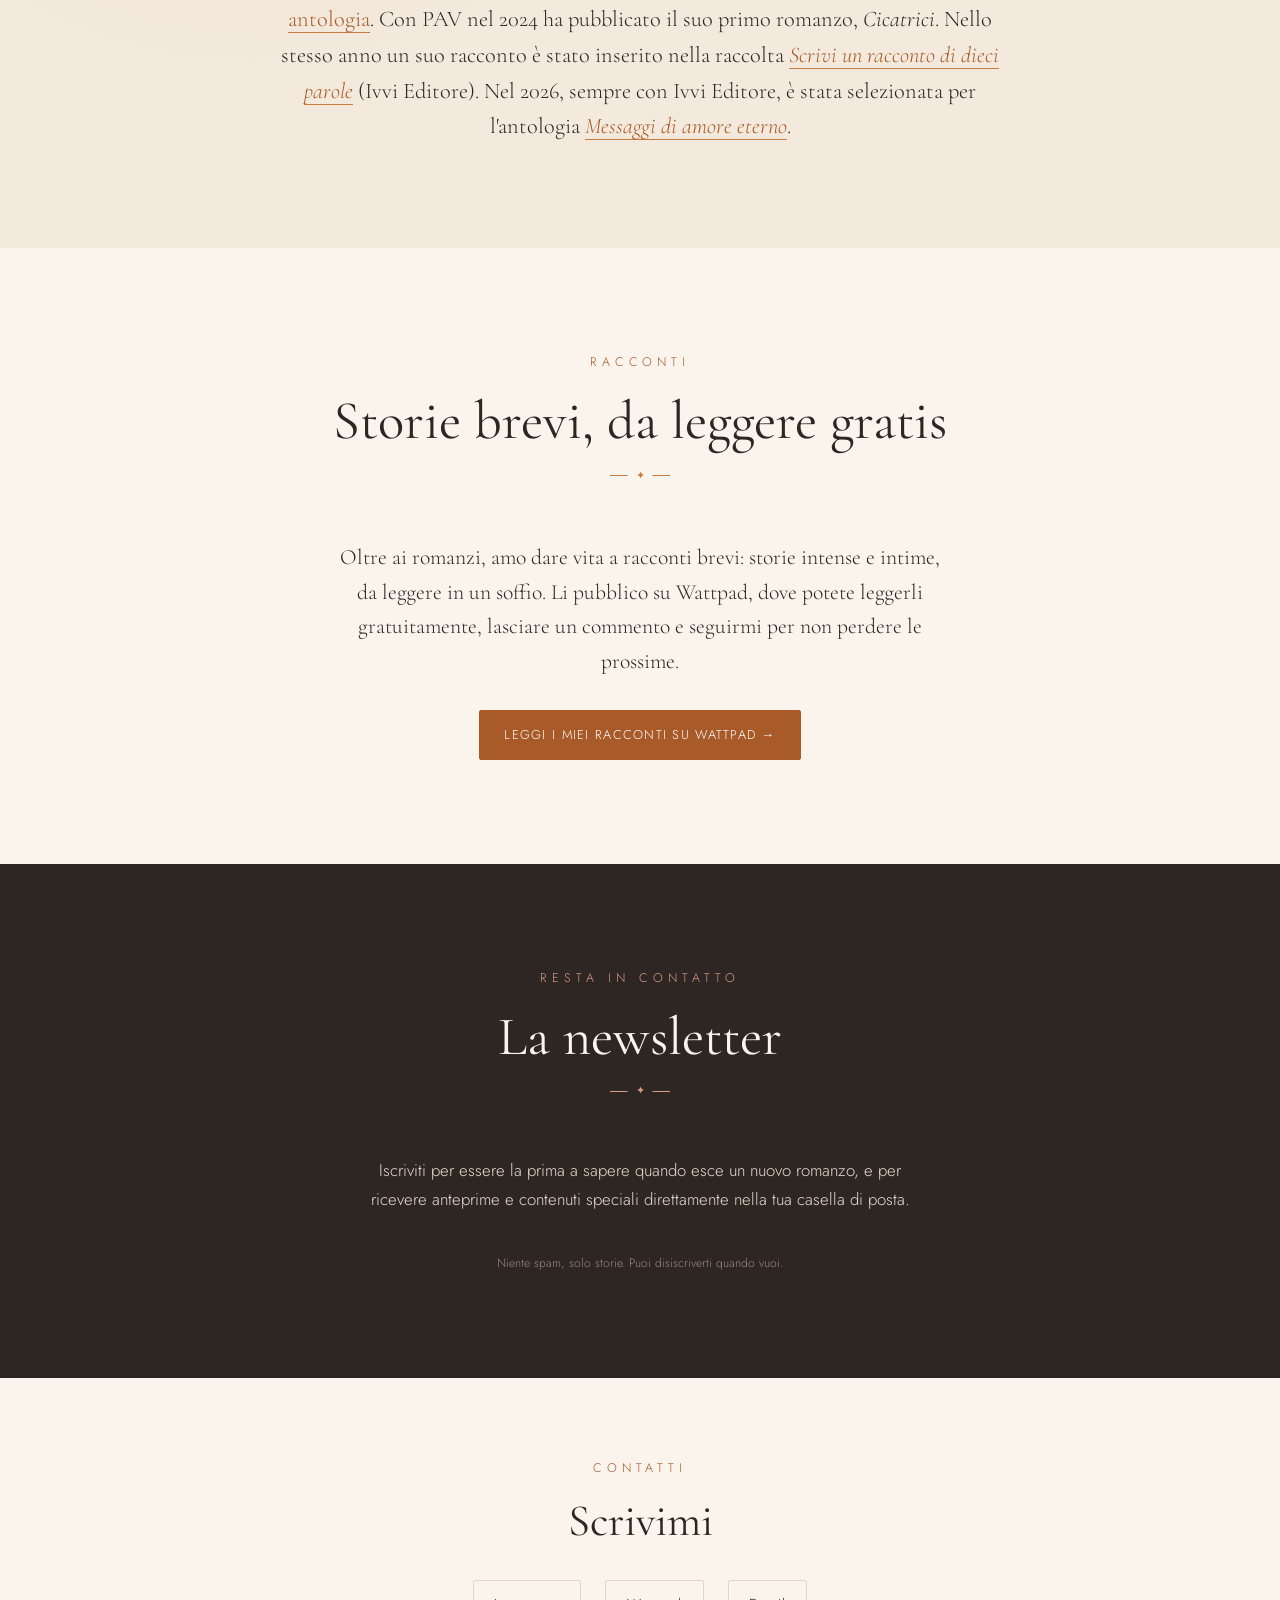
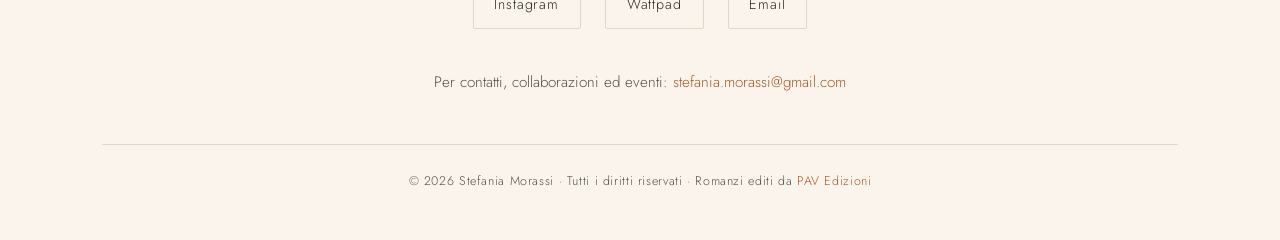
<file: index (16) (1).html>
<!DOCTYPE html>
<html lang="it">
<head>
<meta charset="UTF-8">
<meta name="viewport" content="width=device-width, initial-scale=1.0">
<title>Stefania Morassi — Autrice Romance</title>
<meta name="description" content="Sito ufficiale di Stefania Morassi, autrice di romance pubblicata da PAV Edizioni. Scopri i romanzi Cicatrici e Dove nascono i ricordi.">
<meta name="author" content="Stefania Morassi">

<!-- Open Graph (anteprima sui social) -->
<meta property="og:type" content="website">
<meta property="og:title" content="Stefania Morassi — Autrice Romance">
<meta property="og:description" content="Storie di amore, perdita e rinascita. I romanzi Cicatrici e Dove nascono i ricordi, editi da PAV Edizioni.">
<meta property="og:image" content="images/dove-nascono-i-ricordi.jpg">
<meta property="og:locale" content="it_IT">

<link rel="preconnect" href="https://fonts.googleapis.com">
<link rel="preconnect" href="https://fonts.gstatic.com" crossorigin>
<link href="https://fonts.googleapis.com/css2?family=Cormorant+Garamond:ital,wght@0,400;0,500;0,600;1,400;1,500&family=Marcellus&family=Jost:wght@300;400;500&display=swap" rel="stylesheet">

<style>
  :root {
    --ink: #2e2622;          /* testo principale, bruno scuro */
    --ink-soft: #5a4f48;     /* testo secondario */
    --amber: #c97b3c;        /* accento ambra/tramonto */
    --amber-deep: #a85b28;   /* accento più intenso */
    --rose: #d99a86;         /* rosa cipria */
    --cream: #faf4ec;        /* sfondo chiaro caldo */
    --cream-2: #f3e9dc;      /* sfondo alternato */
    --line: #e4d6c5;         /* linee sottili */
    --shadow: 0 18px 50px -18px rgba(80, 50, 30, 0.35);
  }

  * { margin: 0; padding: 0; box-sizing: border-box; }

  html { scroll-behavior: smooth; }

  body {
    font-family: 'Jost', sans-serif;
    color: var(--ink);
    background: var(--cream);
    line-height: 1.75;
    font-weight: 300;
    overflow-x: hidden;
  }

  h1, h2, h3 { font-weight: normal; line-height: 1.15; }

  /* ---------- NAV ---------- */
  nav {
    position: fixed;
    top: 0; left: 0; right: 0;
    z-index: 100;
    display: flex;
    justify-content: space-between;
    align-items: center;
    padding: 1.1rem 2.2rem;
    transition: background .4s ease, box-shadow .4s ease, padding .4s ease;
  }
  nav.scrolled {
    background: rgba(250, 244, 236, 0.92);
    backdrop-filter: blur(10px);
    box-shadow: 0 2px 20px -10px rgba(80,50,30,.4);
    padding: .7rem 2.2rem;
  }
  nav .brand {
    font-family: 'Marcellus', serif;
    font-size: 1.15rem;
    letter-spacing: .18em;
    text-transform: uppercase;
    color: var(--ink);
    text-decoration: none;
    opacity: 0;
    transition: opacity .4s ease;
  }
  nav.scrolled .brand { opacity: 1; }
  nav .links { display: flex; gap: 1.8rem; }
  nav .links a {
    font-size: .82rem;
    letter-spacing: .12em;
    text-transform: uppercase;
    color: var(--ink);
    text-decoration: none;
    position: relative;
    padding: .2rem 0;
    transition: color .3s;
  }
  nav.scrolled .links a { color: var(--ink); }
  nav .links a::after {
    content: '';
    position: absolute;
    left: 0; bottom: -2px;
    width: 0; height: 1px;
    background: var(--amber-deep);
    transition: width .35s ease;
  }
  nav .links a:hover::after { width: 100%; }
  nav .links a:hover { color: var(--amber-deep); }

  /* Nav su hero: testo scuro perché lo sfondo è chiaro */
  nav:not(.scrolled) .links a { color: var(--ink); text-shadow: 0 1px 6px rgba(255,250,242,.6); }

  .nav-toggle { display: none; }

  /* ---------- HERO ---------- */
  header.hero {
    position: relative;
    min-height: 100vh;
    display: flex;
    flex-direction: column;
    justify-content: center;
    align-items: flex-start;
    padding: 0 8vw;
    background: url('images/sfondo-home.jpg') center 30% / cover no-repeat;
  }
  header.hero::after {
    /* velo chiaro sul lato sinistro per leggibilità del testo scuro */
    content: '';
    position: absolute; inset: 0;
    background: linear-gradient(90deg, rgba(255,251,244,.55) 0%, rgba(255,251,244,.2) 45%, rgba(255,251,244,0) 70%);
    pointer-events: none;
  }
  .hero-content { position: relative; z-index: 2; max-width: 640px; }
  .hero-eyebrow {
    font-family: 'Jost', sans-serif;
    font-size: .8rem;
    letter-spacing: .42em;
    text-transform: uppercase;
    color: var(--amber-deep);
    margin-bottom: 1.4rem;
    opacity: 0;
    animation: fadeUp 1s ease .3s forwards;
  }
  .hero h1 {
    font-family: 'Cormorant Garamond', serif;
    font-size: clamp(3.2rem, 9vw, 6.4rem);
    color: var(--ink);
    letter-spacing: .01em;
    margin-bottom: 1.2rem;
    opacity: 0;
    animation: fadeUp 1s ease .5s forwards;
  }
  .hero h1 .light { display: block; font-style: italic; font-weight: 400; }
  .hero .tagline {
    font-size: 1.12rem;
    color: var(--ink-soft);
    max-width: 30ch;
    margin-bottom: 2.2rem;
    opacity: 0;
    animation: fadeUp 1s ease .7s forwards;
  }
  .hero-cta {
    display: inline-flex;
    align-items: center;
    gap: .7rem;
    background: var(--amber-deep);
    color: #fff;
    text-decoration: none;
    padding: .95rem 2.1rem;
    font-size: .82rem;
    letter-spacing: .14em;
    text-transform: uppercase;
    border-radius: 2px;
    transition: transform .3s ease, background .3s ease, box-shadow .3s ease;
    box-shadow: 0 10px 30px -12px rgba(168,91,40,.7);
    opacity: 0;
    animation: fadeUp 1s ease .9s forwards;
  }
  .hero-cta:hover { background: var(--amber); transform: translateY(-3px); box-shadow: 0 16px 36px -12px rgba(168,91,40,.8); }
  .scroll-hint {
    position: absolute;
    bottom: 2rem; left: 50%;
    transform: translateX(-50%);
    z-index: 2;
    font-size: .7rem;
    letter-spacing: .3em;
    text-transform: uppercase;
    color: var(--ink-soft);
    opacity: 0;
    animation: fadeIn 1s ease 1.4s forwards;
  }
  .scroll-hint span { display: block; text-align: center; font-size: 1.1rem; margin-top: .3rem; animation: bob 2s ease-in-out infinite; }

  @keyframes fadeUp { from { opacity: 0; transform: translateY(24px); } to { opacity: 1; transform: translateY(0); } }
  @keyframes fadeIn { to { opacity: 1; } }
  @keyframes bob { 0%,100% { transform: translateY(0); } 50% { transform: translateY(6px); } }

  /* ---------- SECTIONS ---------- */
  section { padding: 6.5rem 8vw; position: relative; }

  .section-head { text-align: center; max-width: 620px; margin: 0 auto 4rem; }
  .section-head .label {
    font-size: .78rem;
    letter-spacing: .4em;
    text-transform: uppercase;
    color: var(--amber-deep);
    display: block;
    margin-bottom: 1rem;
  }
  .section-head h2 {
    font-family: 'Cormorant Garamond', serif;
    font-size: clamp(2.2rem, 5vw, 3.4rem);
    color: var(--ink);
  }
  .ornament {
    width: 60px; height: 1px;
    background: var(--amber);
    margin: 1.4rem auto 0;
    position: relative;
  }
  .ornament::before {
    content: '✦';
    position: absolute; top: 50%; left: 50%;
    transform: translate(-50%, -50%);
    background: var(--cream);
    color: var(--amber);
    font-size: .7rem;
    padding: 0 .5rem;
  }

  /* ---------- BOOKS ---------- */
  #libri { background: var(--cream); }
  .book {
    display: grid;
    grid-template-columns: 320px 1fr;
    gap: 4rem;
    align-items: center;
    max-width: 1000px;
    margin: 0 auto 6rem;
  }
  .book:last-child { margin-bottom: 0; }
  .book.reverse { grid-template-columns: 1fr 320px; }
  .book.reverse .book-cover { order: 2; }

  .book-cover { position: relative; }
  .book-cover img {
    width: 100%;
    border-radius: 3px;
    box-shadow: var(--shadow);
    display: block;
    transition: transform .5s ease;
  }
  .book-cover:hover img { transform: translateY(-6px) rotate(-1deg); }
  .book-badge {
    position: absolute;
    top: -14px; right: -14px;
    background: var(--amber-deep);
    color: #fff;
    font-size: .68rem;
    letter-spacing: .12em;
    text-transform: uppercase;
    padding: .5rem .9rem;
    border-radius: 2px;
    box-shadow: 0 8px 20px -8px rgba(168,91,40,.8);
    transform: rotate(3deg);
  }

  .book-info .collana {
    font-size: .76rem;
    letter-spacing: .26em;
    text-transform: uppercase;
    color: var(--amber-deep);
    margin-bottom: .8rem;
  }
  .book-info h3 {
    font-family: 'Cormorant Garamond', serif;
    font-size: clamp(2rem, 4vw, 2.9rem);
    color: var(--ink);
    margin-bottom: 1.3rem;
    line-height: 1.05;
  }
  .book-info p.trama {
    color: var(--ink-soft);
    margin-bottom: 1rem;
    font-size: 1.02rem;
  }
  .book-meta {
    font-size: .82rem;
    color: var(--ink-soft);
    letter-spacing: .04em;
    margin: 1.4rem 0 1.6rem;
    padding-top: 1.2rem;
    border-top: 1px solid var(--line);
  }
  .book-actions { display: flex; flex-wrap: wrap; gap: .8rem; }
  .btn {
    display: inline-flex;
    align-items: center;
    gap: .5rem;
    text-decoration: none;
    font-size: .8rem;
    letter-spacing: .1em;
    text-transform: uppercase;
    padding: .8rem 1.5rem;
    border-radius: 2px;
    transition: all .3s ease;
    cursor: pointer;
    border: 1px solid var(--amber-deep);
  }
  .btn-primary { background: var(--amber-deep); color: #fff; }
  .btn-primary:hover { background: var(--amber); border-color: var(--amber); transform: translateY(-2px); }
  .btn-ghost { background: transparent; color: var(--amber-deep); }
  .btn-ghost:hover { background: var(--amber-deep); color: #fff; transform: translateY(-2px); }
  .btn-text { background: transparent; border-color: transparent; color: var(--ink); padding-left: 0; }
  .btn-text:hover { color: var(--amber-deep); }

  /* ---------- ESTRATTO (placeholder) ---------- */
  .estratto-note {
    font-size: .78rem;
    color: var(--ink-soft);
    font-style: italic;
    margin-top: .8rem;
    opacity: .8;
  }

  /* ---------- BIO ---------- */
  #autrice {
    background: var(--cream-2);
    background-image: radial-gradient(circle at 20% 30%, rgba(217,154,134,.12), transparent 40%);
  }
  .bio-wrap { max-width: 760px; margin: 0 auto; text-align: center; }
  .bio-wrap p {
    font-family: 'Cormorant Garamond', serif;
    font-size: 1.4rem;
    color: var(--ink);
    margin-bottom: 1.5rem;
    line-height: 1.6;
  }
  .bio-wrap p:last-of-type { margin-bottom: 0; }
  .bio-wrap .firma {
    font-family: 'Cormorant Garamond', serif;
    font-style: italic;
    font-size: 2rem;
    color: var(--amber-deep);
    margin-top: 2.5rem;
  }
  .bio-highlight { color: var(--amber-deep); font-style: italic; }
  .bio-link {
    color: var(--amber-deep);
    text-decoration: none;
    border-bottom: 1px solid var(--amber);
    transition: color .3s, border-color .3s;
  }
  .bio-link:hover { color: var(--amber); border-color: var(--amber-deep); }

  /* ---------- RACCONTI ---------- */
  #racconti { background: var(--cream); text-align: center; }
  .racconti-wrap { max-width: 620px; margin: 0 auto; }
  .racconti-text {
    font-family: 'Cormorant Garamond', serif;
    font-size: 1.35rem;
    line-height: 1.6;
    color: var(--ink);
    margin-bottom: 2rem;
  }

  /* ---------- NEWSLETTER ---------- */
  #newsletter {
    background: var(--ink);
    color: var(--cream);
    text-align: center;
  }
  #newsletter .section-head h2 { color: var(--cream); }
  #newsletter .section-head .label { color: var(--rose); }
  #newsletter .ornament { background: var(--rose); }
  #newsletter .ornament::before { background: var(--ink); color: var(--rose); }
  .news-text { max-width: 540px; margin: 0 auto 2.4rem; color: #e8dccf; font-size: 1.05rem; }
  .news-form {
    display: flex;
    gap: .8rem;
    max-width: 480px;
    margin: 0 auto;
    flex-wrap: wrap;
    justify-content: center;
  }
  .news-form input {
    flex: 1;
    min-width: 240px;
    padding: .95rem 1.3rem;
    border: 1px solid rgba(255,255,255,.25);
    background: rgba(255,255,255,.06);
    color: #fff;
    font-family: 'Jost', sans-serif;
    font-size: .95rem;
    border-radius: 2px;
  }
  .news-form input::placeholder { color: #b9a89a; }
  .news-form input:focus { outline: none; border-color: var(--rose); }
  .news-form button {
    padding: .95rem 2rem;
    background: var(--amber-deep);
    color: #fff;
    border: none;
    font-family: 'Jost', sans-serif;
    font-size: .82rem;
    letter-spacing: .14em;
    text-transform: uppercase;
    border-radius: 2px;
    cursor: pointer;
    transition: background .3s ease, transform .3s ease;
  }
  .news-form button:hover { background: var(--amber); transform: translateY(-2px); }
  .news-mini { font-size: .76rem; color: #9c8a7c; margin-top: 1.2rem; }
  .news-embed { max-width: 480px; margin: 0 auto; }
  .news-embed .ml-embedded { background: transparent; }

  /* ---------- CONTATTI / FOOTER ---------- */
  footer {
    background: var(--cream);
    text-align: center;
    padding: 5rem 8vw 3rem;
  }
  footer .label {
    font-size: .78rem;
    letter-spacing: .4em;
    text-transform: uppercase;
    color: var(--amber-deep);
    margin-bottom: 1rem;
  }
  footer h2 {
    font-family: 'Cormorant Garamond', serif;
    font-size: clamp(2rem, 4vw, 2.8rem);
    margin-bottom: 2rem;
    color: var(--ink);
  }
  .socials { display: flex; gap: 1.5rem; justify-content: center; margin-bottom: 2.5rem; flex-wrap: wrap; }
  .socials a {
    display: inline-flex;
    align-items: center;
    gap: .5rem;
    color: var(--ink);
    text-decoration: none;
    font-size: .9rem;
    letter-spacing: .06em;
    padding: .7rem 1.3rem;
    border: 1px solid var(--line);
    border-radius: 2px;
    transition: all .3s ease;
  }
  .socials a:hover { border-color: var(--amber-deep); color: var(--amber-deep); transform: translateY(-2px); }
  .footer-contact { color: var(--ink-soft); font-size: .95rem; margin-bottom: .4rem; }
  .footer-contact a { color: var(--amber-deep); text-decoration: none; }
  .footer-contact a:hover { text-decoration: underline; }
  .copyright {
    margin-top: 3rem;
    padding-top: 1.6rem;
    border-top: 1px solid var(--line);
    font-size: .78rem;
    color: var(--ink-soft);
    letter-spacing: .05em;
  }
  .copyright .pav { color: var(--amber-deep); }

  /* ---------- MODAL ESTRATTO ---------- */
  .modal {
    display: none;
    position: fixed; inset: 0;
    z-index: 200;
    background: rgba(46,38,34,.6);
    backdrop-filter: blur(4px);
    justify-content: center;
    align-items: center;
    padding: 2rem;
  }
  .modal.open { display: flex; }
  .modal-box {
    background: var(--cream);
    max-width: 640px;
    width: 100%;
    max-height: 82vh;
    overflow-y: auto;
    padding: 3rem;
    border-radius: 4px;
    position: relative;
    box-shadow: 0 30px 80px -20px rgba(0,0,0,.5);
  }
  .modal-box h3 {
    font-family: 'Cormorant Garamond', serif;
    font-size: 2rem;
    color: var(--ink);
    margin-bottom: .4rem;
  }
  .modal-box .modal-sub { font-size: .8rem; letter-spacing: .2em; text-transform: uppercase; color: var(--amber-deep); margin-bottom: 1.8rem; }
  .modal-box p { color: var(--ink-soft); margin-bottom: 1rem; font-size: 1.02rem; }
  .modal-close {
    position: absolute; top: 1.2rem; right: 1.4rem;
    background: none; border: none;
    font-size: 1.8rem; color: var(--ink-soft);
    cursor: pointer; line-height: 1;
    transition: color .3s;
  }
  .modal-close:hover { color: var(--amber-deep); }
  .modal-placeholder {
    font-style: italic;
    color: var(--ink-soft);
    background: var(--cream-2);
    padding: 1.5rem;
    border-radius: 3px;
    border-left: 3px solid var(--amber);
  }
  .estratto-body { margin-top: .5rem; }
  .estratto-body p {
    font-family: 'Cormorant Garamond', serif;
    font-size: 1.18rem;
    line-height: 1.7;
    color: var(--ink);
    margin-bottom: 1rem;
  }
  .estratto-body .estratto-nota {
    font-family: 'Jost', sans-serif;
    font-style: italic;
    font-size: .92rem;
    color: var(--amber-deep);
    background: var(--cream-2);
    padding: .9rem 1.1rem;
    border-left: 3px solid var(--amber);
    border-radius: 2px;
    margin: 1.6rem 0 1.4rem;
    line-height: 1.55;
  }
  .estratto-body .estratto-nota:first-child { margin-top: 0; }
  .estratto-body .estratto-cit {
    text-align: center;
    font-size: 1.1rem;
    color: var(--ink-soft);
    padding: 0 1rem;
    margin-bottom: 1.4rem;
  }
  .estratto-body .estratto-fine {
    font-family: 'Jost', sans-serif;
    font-style: italic;
    font-size: .9rem;
    color: var(--ink-soft);
    text-align: center;
    margin-top: 2rem;
    padding-top: 1.4rem;
    border-top: 1px solid var(--line);
  }
  .modal-actions { margin-top: 1.8rem; text-align: center; }

  /* ---------- REVEAL ON SCROLL ---------- */
  .reveal { opacity: 0; transform: translateY(40px); transition: opacity .9s ease, transform .9s ease; }
  .reveal.visible { opacity: 1; transform: translateY(0); }

  /* ---------- RESPONSIVE ---------- */
  @media (max-width: 820px) {
    nav { padding: 1rem 1.4rem; }
    nav.scrolled { padding: .7rem 1.4rem; }
    nav .links { gap: 1rem; }
    nav .links a { font-size: .72rem; }
    header.hero { padding: 0 7vw; background-position: center 40%; }
    header.hero::after { background: linear-gradient(180deg, rgba(255,251,244,.3) 0%, rgba(255,251,244,.55) 100%); }
    section { padding: 4.5rem 7vw; }
    .book, .book.reverse { grid-template-columns: 1fr; gap: 2rem; max-width: 420px; }
    .book.reverse .book-cover { order: 0; }
    .book-cover { max-width: 260px; margin: 0 auto; }
    .book-info { text-align: center; }
    .book-meta { text-align: left; }
    .book-actions { justify-content: center; }
    .bio-wrap p { font-size: 1.2rem; }
    .modal-box { padding: 2rem 1.5rem; }
  }
  @media (max-width: 480px) {
    nav .brand { display: none; }
    .hero h1 { font-size: 3rem; }
    .news-form input { min-width: 100%; }
  }
</style>
</head>
<body>

<!-- NAV -->
<nav id="nav">
  <a href="#home" class="brand">Stefania Morassi</a>
  <div class="links">
    <a href="#libri">Libri</a>
    <a href="#racconti">Racconti</a>
    <a href="#autrice">Autrice</a>
    <a href="#newsletter">Newsletter</a>
    <a href="#contatti">Contatti</a>
  </div>
</nav>

<!-- HERO -->
<header class="hero" id="home">
  <div class="hero-content">
    <div class="hero-eyebrow">Autrice Romance</div>
    <h1>Stefania<span class="light">Morassi</span></h1>
    <p class="tagline">Storie di amore, di ferite e di rinascita — là dove i ricordi nascono davvero: nel cuore.</p>
    <a href="#libri" class="hero-cta">Scopri i romanzi →</a>
  </div>
  <div class="scroll-hint">Scorri<span>↓</span></div>
</header>

<!-- LIBRI -->
<section id="libri">
  <div class="section-head reveal">
    <span class="label">I Romanzi</span>
    <h2>Due storie, un'unica anima</h2>
    <div class="ornament"></div>
  </div>

  <!-- Libro 1: Dove nascono i ricordi (novità) -->
  <article class="book reveal">
    <div class="book-cover">
      <span class="book-badge">Novità · 2026</span>
      <img src="images/dove-nascono-i-ricordi.jpg" alt="Copertina del romanzo Dove nascono i ricordi di Stefania Morassi">
    </div>
    <div class="book-info">
      <div class="collana">Star Romance · PAV Edizioni</div>
      <h3>Dove nascono i ricordi</h3>
      <p class="trama">Aaron Foster, imprenditore della Florida, ha perso tutto: la ricchezza, la famiglia, il rispetto. Gli rimane solo la figlia Emily e il desiderio di vendicarsi di coloro che hanno ucciso Susan, la figlia maggiore.</p>
      <p class="trama">Dave Wilson, ex agente dell'FBI segnato da un fallimento che non si perdona, viene richiamato in servizio per proteggere Emily durante il processo contro la criminalità organizzata nel quale Aaron ha deciso di testimoniare. Ciò che nasce tra loro è qualcosa che nessuno dei due aveva previsto — e che il destino sembra deciso a spezzare.</p>
      <p class="trama">In una storia che intreccia amore, suspense e seconde possibilità, Stefania Morassi ci accompagna là dove i ricordi nascono davvero: non nella memoria, ma nel cuore.</p>
      <div class="book-meta">Edizione Deluxe · 15,00 € · Età di lettura 14+ · Maggio 2026 · ISBN 979-12-5777-107-2</div>
      <div class="book-actions">
        <a href="https://www.amazon.it/DOVE-NASCONO-RICORDI-PAV-Editore/dp/B0H2CR21VF/" target="_blank" rel="noopener" class="btn btn-primary">Acquista cartaceo</a>
        <a href="https://www.amazon.it/DOVE-NASCONO-RICORDI-PAV-Editore-ebook/dp/B0H28YP8SX/" target="_blank" rel="noopener" class="btn btn-ghost">Ebook</a>
        <button class="btn btn-text" onclick="openModal('modal-dnr')">Leggi un estratto →</button>
      </div>
    </div>
  </article>

  <!-- Libro 2: Cicatrici -->
  <article class="book reverse reveal">
    <div class="book-cover">
      <img src="images/cicatrici.jpg" alt="Copertina del romanzo Cicatrici di Stefania Morassi">
    </div>
    <div class="book-info">
      <div class="collana">Dark Romance · PAV Edizioni</div>
      <h3>Cicatrici</h3>
      <p class="trama">Catherine ha una ferita che il tempo non cancella. Sfidando la sua famiglia e i giudizi di una piccola città di provincia, ha scelto di crescere da sola sua figlia Elisa, costruendo la propria forza un giorno dopo l'altro.</p>
      <p class="trama">Marc è uno scrittore inglese che il dolore ha reso muto. Dopo una perdita che lo ha svuotato, ha smesso di scrivere, di amare, di vivere.</p>
      <p class="trama">Un manoscritto da tradurre li fa incontrare. Tra di loro, all'inizio, solo distanza e diffidenza — ma due anime segnate dalle stesse cicatrici sanno riconoscersi. In una storia che parla di perdita e di rinascita, di perdono e di amori che sembrano impossibili, Catherine e Marc scopriranno che essere amati non è una colpa, ma un diritto.</p>
      <div class="book-meta">Romanzo · Età di lettura 15+ · Gennaio 2024</div>
      <div class="book-actions">
        <a href="https://www.amazon.it/CICATRICI-PAV-edizioni-editore/dp/B0CS6XB6QN/" target="_blank" rel="noopener" class="btn btn-primary">Acquista su Amazon</a>
        <a href="https://pavedizioni.it/prodotto/cicatrici" target="_blank" rel="noopener" class="btn btn-ghost">Acquista su PAV Edizioni</a>
        <button class="btn btn-text" onclick="openModal('modal-cic')">Leggi un estratto →</button>
      </div>
    </div>
  </article>
</section>

<!-- AUTRICE -->
<section id="autrice">
  <div class="section-head reveal">
    <span class="label">L'Autrice</span>
    <h2>Stefania Morassi</h2>
    <div class="ornament"></div>
  </div>
  <div class="bio-wrap reveal">
    <p>Vive e lavora a Tolmezzo, in provincia di Udine. Appassionata di libri e scrittura, ha iniziato a pubblicare i suoi primi racconti sulla piattaforma Wattpad, dove ha ricevuto riscontri positivi che l'hanno incoraggiata a proseguire il suo percorso creativo.</p>
    <p>Ha approfondito la propria formazione frequentando i corsi di scrittura creativa, grammatica e correzione di bozza dell'agenzia letteraria Saper Scrivere.</p>
    <p>La sua scrittura si distingue per uno stile <span class="bio-highlight">introspettivo</span>, attento alle sfumature emotive e ai conflitti interiori dei personaggi.</p>
    <p>Nel 2023 il suo racconto <em>Consapevolezza</em> si è classificato al secondo posto nel concorso letterario "Il dolore dell'anima", indetto da PAV Edizioni, ed è incluso nell'<a href="https://pavedizioni.it/prodotto/il-dolore-dellanima" target="_blank" rel="noopener" class="bio-link">omonima antologia</a>. Con PAV nel 2024 ha pubblicato il suo primo romanzo, <em>Cicatrici</em>. Nello stesso anno un suo racconto è stato inserito nella raccolta <a href="https://www.ivvi.it/product/scrivi-un-racconto-di-dieci-parole/" target="_blank" rel="noopener" class="bio-link"><em>Scrivi un racconto di dieci parole</em></a> (Ivvi Editore). Nel 2026, sempre con Ivvi Editore, è stata selezionata per l'antologia <a href="https://www.ivvi.it/product/messaggi-di-amore-eterno/" target="_blank" rel="noopener" class="bio-link"><em>Messaggi di amore eterno</em></a>.</p>
  </div>
</section>

<!-- RACCONTI -->
<section id="racconti">
  <div class="section-head reveal">
    <span class="label">Racconti</span>
    <h2>Storie brevi, da leggere gratis</h2>
    <div class="ornament"></div>
  </div>
  <div class="racconti-wrap reveal">
    <p class="racconti-text">Oltre ai romanzi, amo dare vita a racconti brevi: storie intense e intime, da leggere in un soffio. Li pubblico su Wattpad, dove potete leggerli gratuitamente, lasciare un commento e seguirmi per non perdere le prossime.</p>
    <a href="https://www.wattpad.com/user/buinesere" target="_blank" rel="noopener" class="btn btn-primary">Leggi i miei racconti su Wattpad →</a>
  </div>
</section>

<!-- NEWSLETTER -->
<section id="newsletter">
  <div class="section-head reveal">
    <span class="label">Resta in contatto</span>
    <h2>La newsletter</h2>
    <div class="ornament"></div>
  </div>
  <p class="news-text reveal">Iscriviti per essere la prima a sapere quando esce un nuovo romanzo, e per ricevere anteprime e contenuti speciali direttamente nella tua casella di posta.</p>
  <div class="news-embed reveal">
    <!-- MailerLite form -->
    <div class="ml-embedded" data-form="j1P2R1"></div>
  </div>
  <p class="news-mini reveal">Niente spam, solo storie. Puoi disiscriverti quando vuoi.</p>
</section>

<!-- CONTATTI / FOOTER -->
<footer id="contatti">
  <div class="label reveal">Contatti</div>
  <h2 class="reveal">Scrivimi</h2>
  <div class="socials reveal">
    <a href="https://www.instagram.com/s.morassi/" target="_blank" rel="noopener">Instagram</a>
    <a href="https://www.wattpad.com/user/buinesere" target="_blank" rel="noopener">Wattpad</a>
    <a href="mailto:stefania.morassi@gmail.com">Email</a>
  </div>
  <p class="footer-contact reveal">Per contatti, collaborazioni ed eventi: <a href="mailto:stefania.morassi@gmail.com">stefania.morassi@gmail.com</a></p>
  <div class="copyright">
    © <span id="year"></span> Stefania Morassi · Tutti i diritti riservati · Romanzi editi da <span class="pav">PAV Edizioni</span>
  </div>
</footer>

<!-- MODALI ESTRATTI -->
<div class="modal" id="modal-dnr">
  <div class="modal-box">
    <button class="modal-close" onclick="closeModal('modal-dnr')">&times;</button>
    <h3>Dove nascono i ricordi</h3>
    <div class="modal-sub">Estratto</div>
    <div class="estratto-body">
<p class="estratto-nota">Dall'inizio del romanzo. Il direttore Carter si presenta da Dave Wilson, ex agente dell'FBI, per chiedergli di tornare in servizio.</p>

<p>«Mi conosce, Wilson, se non fosse davvero importante non sarei mai venuto fin qui a chiedere il suo aiuto. Ma in questa indagine abbiamo investito tanto, lei lo sa, e ora che finalmente siamo giunti al processo non posso permettere che tutto venga gettato alle ortiche.»</p>
<p>«La capisco direttore, dico sul serio, ma io ormai non appartengo più a quel mondo. Sono cinque anni che ne ho preso le distanze e ho giurato a me stesso che non sarei più tornato indietro.»</p>
<p>Il direttore Carter, un uomo sulla sessantina piuttosto corpulento, guardò con attenzione Dave e, dopo un attimo di riflessione, parlò di nuovo: «So bene ciò che è accaduto, e so anche che si sente responsabile, ma non deve. Il nostro mestiere comporta dei rischi e&hellip;».</p>
<p>«Quello che lei chiama rischio è stato un colossale errore che poteva essere evitato», lo interruppe Dave accalorandosi, «se solo avessi seguito il mio istinto invece di ubbidire a un ordine che sapevo essere sbagliato. E lei lo sa bene.»</p>
<p>«Ha solo seguito la procedura», insistette ancora il direttore.</p>
<p>«Già, la procedura&hellip; e questo ha portato alla morte della ragazza», concluse amareggiato Dave.</p>

<p class="estratto-nota">Dave accetta l'incarico e porta Emily, la figlia del testimone, in un cottage isolato sulla costa della Florida. Per non destare sospetti, in paese si fingono una coppia in vacanza&hellip; e qualcosa, tra loro, comincia a incrinarsi.</p>

<p>Appena furono all'esterno lei cercò di liberarsi, ma lui rafforzò la presa. «Ti prego non fare scenate», le sussurrò all'orecchio. «Sono sicuro che quel tipo ora ci sta guardando.»</p>
<p>Emily si voltò quel tanto che bastava per controllare, quindi si sporse a dargli un bacio sulla guancia, strusciandosi leggermente su di lui.</p>
<p>«Cosa diavolo stai facendo?» sibilò Dave, più sorpreso che arrabbiato.</p>
<p>«Avevi ragione: ci sta guardando e io cerco di essere credibile.»</p>
<p>Emily aveva capito benissimo qual era il motivo per cui Dave l'aveva definita "la sua fidanzata", ciononostante ne era rimasta lusingata, e quando le aveva afferrato la mano aveva provato un leggero turbamento. Ora gli sedeva accanto, mentre lui guidava verso casa e, di tanto in tanto, ne sbirciava il profilo, chiedendosi se per caso non si stesse invaghendo o, peggio ancora, innamorando.</p>

<p class="estratto-nota">Con il passare dei giorni, tra i due nasce una confidenza inattesa.</p>

<p>«A volte, semplicemente, l'amore finisce e ti accorgi che chi ti sta accanto è diventato un estraneo», osservò Emily.</p>
<p>«Sembra che tu parli per esperienza.»</p>
<p>«Il matrimonio tra mio padre e mia madre, credo sia stato un buon matrimonio, ma tra loro non ho mai percepito un gran trasporto o un'intesa particolare, e spesso mi sono chiesta quanto, in realtà, si amassero.»</p>
<p>«Mi dispiace», commentò Dave, stringendole la mano. Lei ricambiò, grata di quel contatto.</p>

<p class="estratto-fine">L'estratto finisce qui. La storia continua tra le pagine di <em>Dove nascono i ricordi</em>.</p>
    </div>
    <div class="modal-actions">
      <a href="https://www.amazon.it/DOVE-NASCONO-RICORDI-PAV-Editore/dp/B0H2CR21VF/" target="_blank" rel="noopener" class="btn btn-primary">Acquista il libro</a>
    </div>
  </div>
</div>

<div class="modal" id="modal-cic">
  <div class="modal-box">
    <button class="modal-close" onclick="closeModal('modal-cic')">&times;</button>
    <h3>Cicatrici</h3>
    <div class="modal-sub">Estratto</div>
    <div class="estratto-body">
<p class="estratto-nota">Dall'inizio del romanzo. Catherine custodisce un biglietto di sua nonna.</p>

<p class="estratto-cit"><em>La vita è per il dieci per cento cosa ti accade e per il novanta per cento come reagisci.</em><br>&mdash; Charles R. Swindoll</p>
<p>Catherine ripiegò il biglietto, ormai sgualcito per le innumerevoli volte che lo aveva aperto e letto, e lo ripose con cura nel portagioie in cui conservava i ricordi più cari di sua nonna: la sua fede nuziale, i suoi orecchini di madreperla e numerose fotografie che la ritraevano prima ragazza, poi donna, moglie, madre e infine nonna. Quelle poche parole scritte con una calligrafia minuta ed elegante, com'era stata lei, rappresentavano per Catherine più di un regalo: erano una regola di vita!</p>
<p>Con un sospiro chiuse il portagioie e lo ripose nell'ultimo scatolone. Poi, in punta di piedi si diresse verso la camera dove dormiva il "dieci per cento" della sua vita: sua figlia Elisa.</p>

<p class="estratto-nota">Lontano da lei, in Inghilterra, Marc &mdash; uno scrittore che il dolore ha allontanato dalla vita &mdash; ha appena ripreso a scrivere. Il suo manoscritto custodisce parole che Catherine, incaricata di tradurlo, sentirà stranamente proprie.</p>

<p>Quanto dura un attimo? Ve lo siete mai chiesti? Secondi? Minuti? Un battito di ciglia? Eppure è una parola che usiamo spesso, addirittura ne abusiamo: "Aspetta un attimo&hellip; dammi un attimo&hellip; hai un attimo?"</p>
<p>Quell'attimo significa tutto e niente. Può cambiarti l'esistenza, può nascondersi dietro a uno sguardo, un sorriso, una parola appena sussurrata, una mano tesa&hellip;</p>
<p>Ci sono attimi che aspettiamo per tutta la vita e che non arrivano mai, altri che non vorremmo mai vivere e che invece ci piombano addosso annientandoci&hellip; Ci sono attimi eterni che sembrano non passare e altri che sono talmente fugaci che ci pare di non averli neppure vissuti. Io li ho incontrati entrambi, anzi sono convinto che per tutti sia così, perché la vita è questo: una successione di attimi, di istanti unici e irripetibili. Pensateci!</p>

<p class="estratto-nota">Dopo un primo, burrascoso incontro con Catherine, Marc si ritrova a provare qualcosa che non sentiva da tempo.</p>

<p>Marc era arrabbiato. Per la prima volta dopo tanto tempo provava un sentimento diverso dalla compassione per se stesso, e quella rabbia lo faceva sentire stranamente vivo, aumentando per questo i suoi sensi di colpa.</p>
<p>Seguito da Spike, corse per chilometri fino a sentire i polmoni bruciare per lo sforzo e la mancanza d'aria. Allora si fermò, accorgendosi solo in quel momento di essere arrivato al faro di Falmouth, dove lui e Brian si recavano spesso a guardare le navi in lontananza. Ricordare faceva male, ma non poteva evitarlo.</p>

<p class="estratto-fine">L'estratto finisce qui. La storia continua tra le pagine di <em>Cicatrici</em>.</p>
    </div>
    <div class="modal-actions">
      <a href="https://www.amazon.it/CICATRICI-PAV-edizioni-editore/dp/B0CS6XB6QN/" target="_blank" rel="noopener" class="btn btn-primary">Acquista il libro</a>
    </div>
  </div>
</div>

<script>
  // Anno corrente
  document.getElementById('year').textContent = new Date().getFullYear();

  // Nav che cambia allo scroll
  const nav = document.getElementById('nav');
  window.addEventListener('scroll', () => {
    if (window.scrollY > 60) nav.classList.add('scrolled');
    else nav.classList.remove('scrolled');
  });

  // Reveal on scroll
  const io = new IntersectionObserver((entries) => {
    entries.forEach(e => { if (e.isIntersecting) e.target.classList.add('visible'); });
  }, { threshold: 0.15 });
  document.querySelectorAll('.reveal').forEach(el => io.observe(el));

  // Modali estratto
  function openModal(id) { document.getElementById(id).classList.add('open'); document.body.style.overflow = 'hidden'; }
  function closeModal(id) { document.getElementById(id).classList.remove('open'); document.body.style.overflow = ''; }
  document.querySelectorAll('.modal').forEach(m => {
    m.addEventListener('click', (e) => { if (e.target === m) { m.classList.remove('open'); document.body.style.overflow = ''; } });
  });
  document.addEventListener('keydown', (e) => {
    if (e.key === 'Escape') document.querySelectorAll('.modal.open').forEach(m => { m.classList.remove('open'); document.body.style.overflow = ''; });
  });
</script>

<!-- MailerLite Universal -->
<script>
  (function(w,d,e,u,f,l,n){w[f]=w[f]||function(){(w[f].q=w[f].q||[])
  .push(arguments);},l=d.createElement(e),l.async=1,l.src=u,
  n=d.getElementsByTagName(e)[0],n.parentNode.insertBefore(l,n);})
  (window,document,'script','https://assets.mailerlite.com/js/universal.js','ml');
  ml('account', '2404253');
</script>
<!-- End MailerLite Universal -->
</body>
</html>
</file>
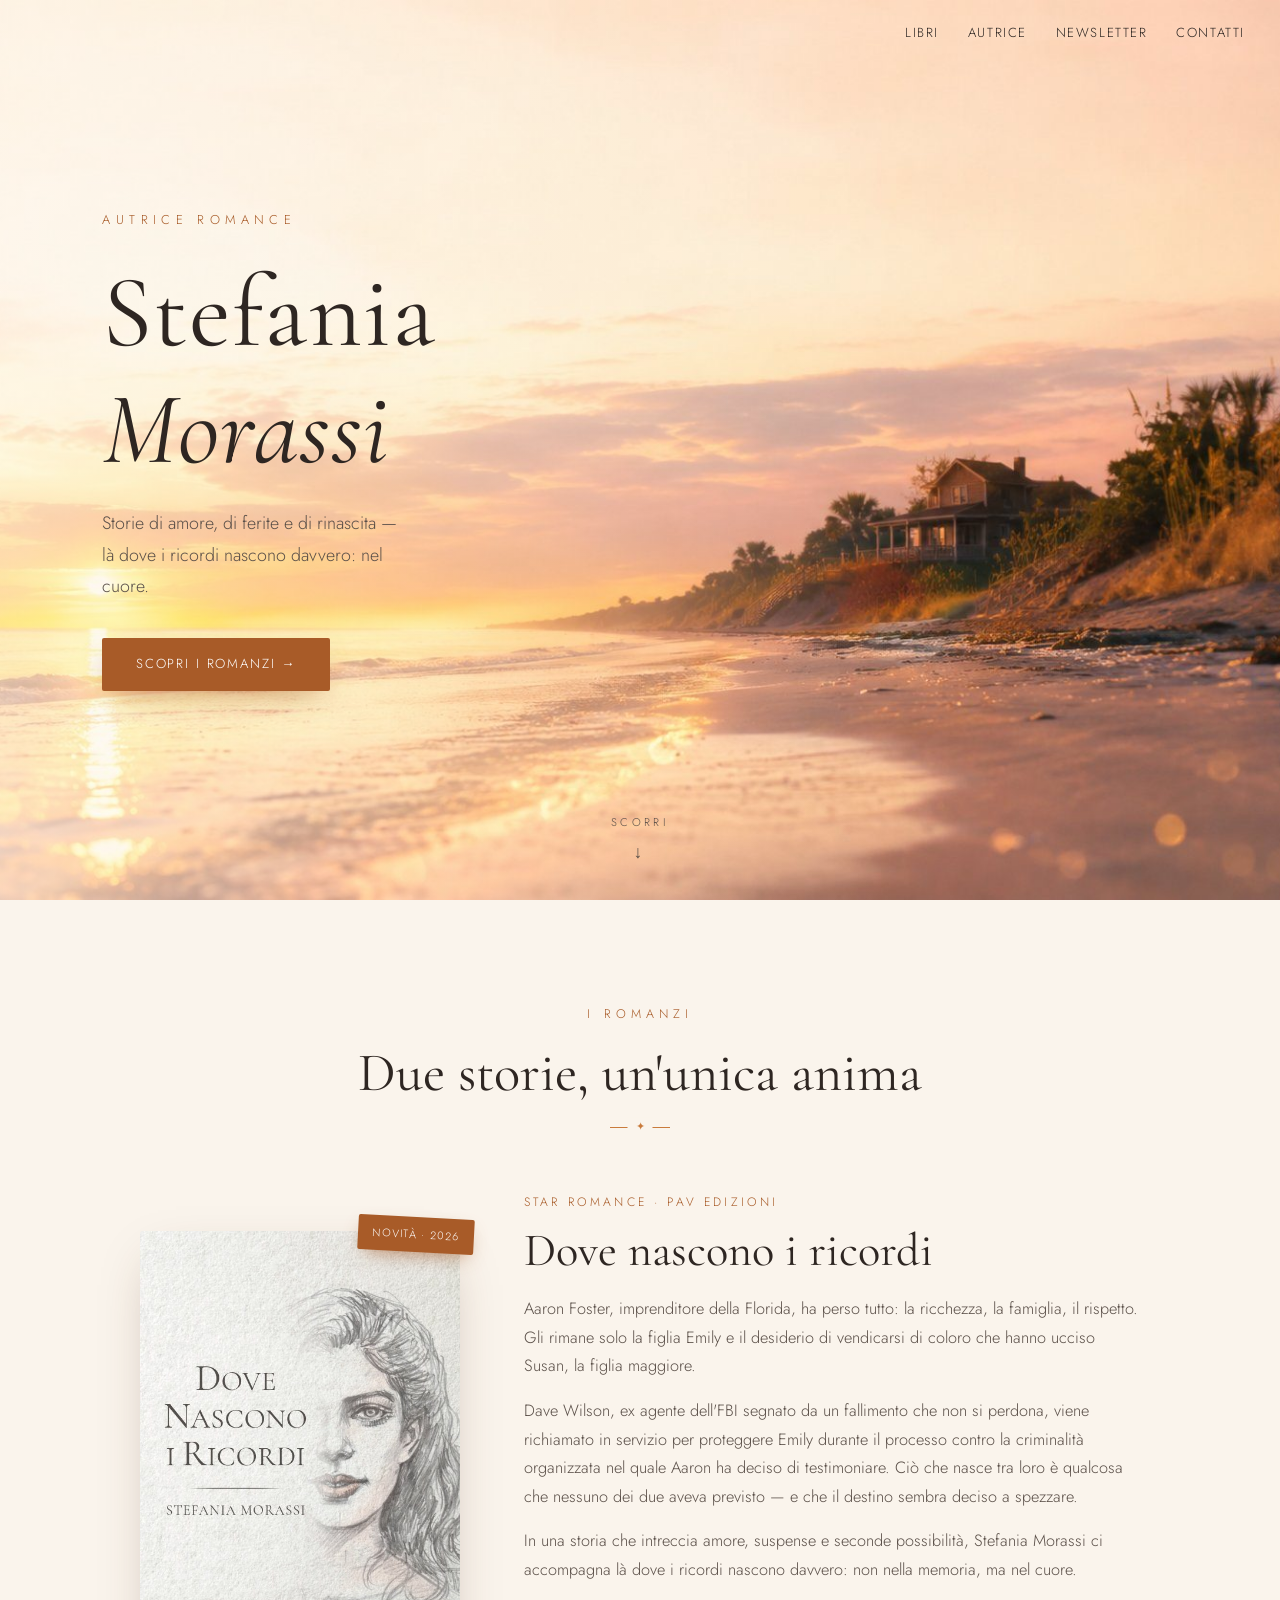
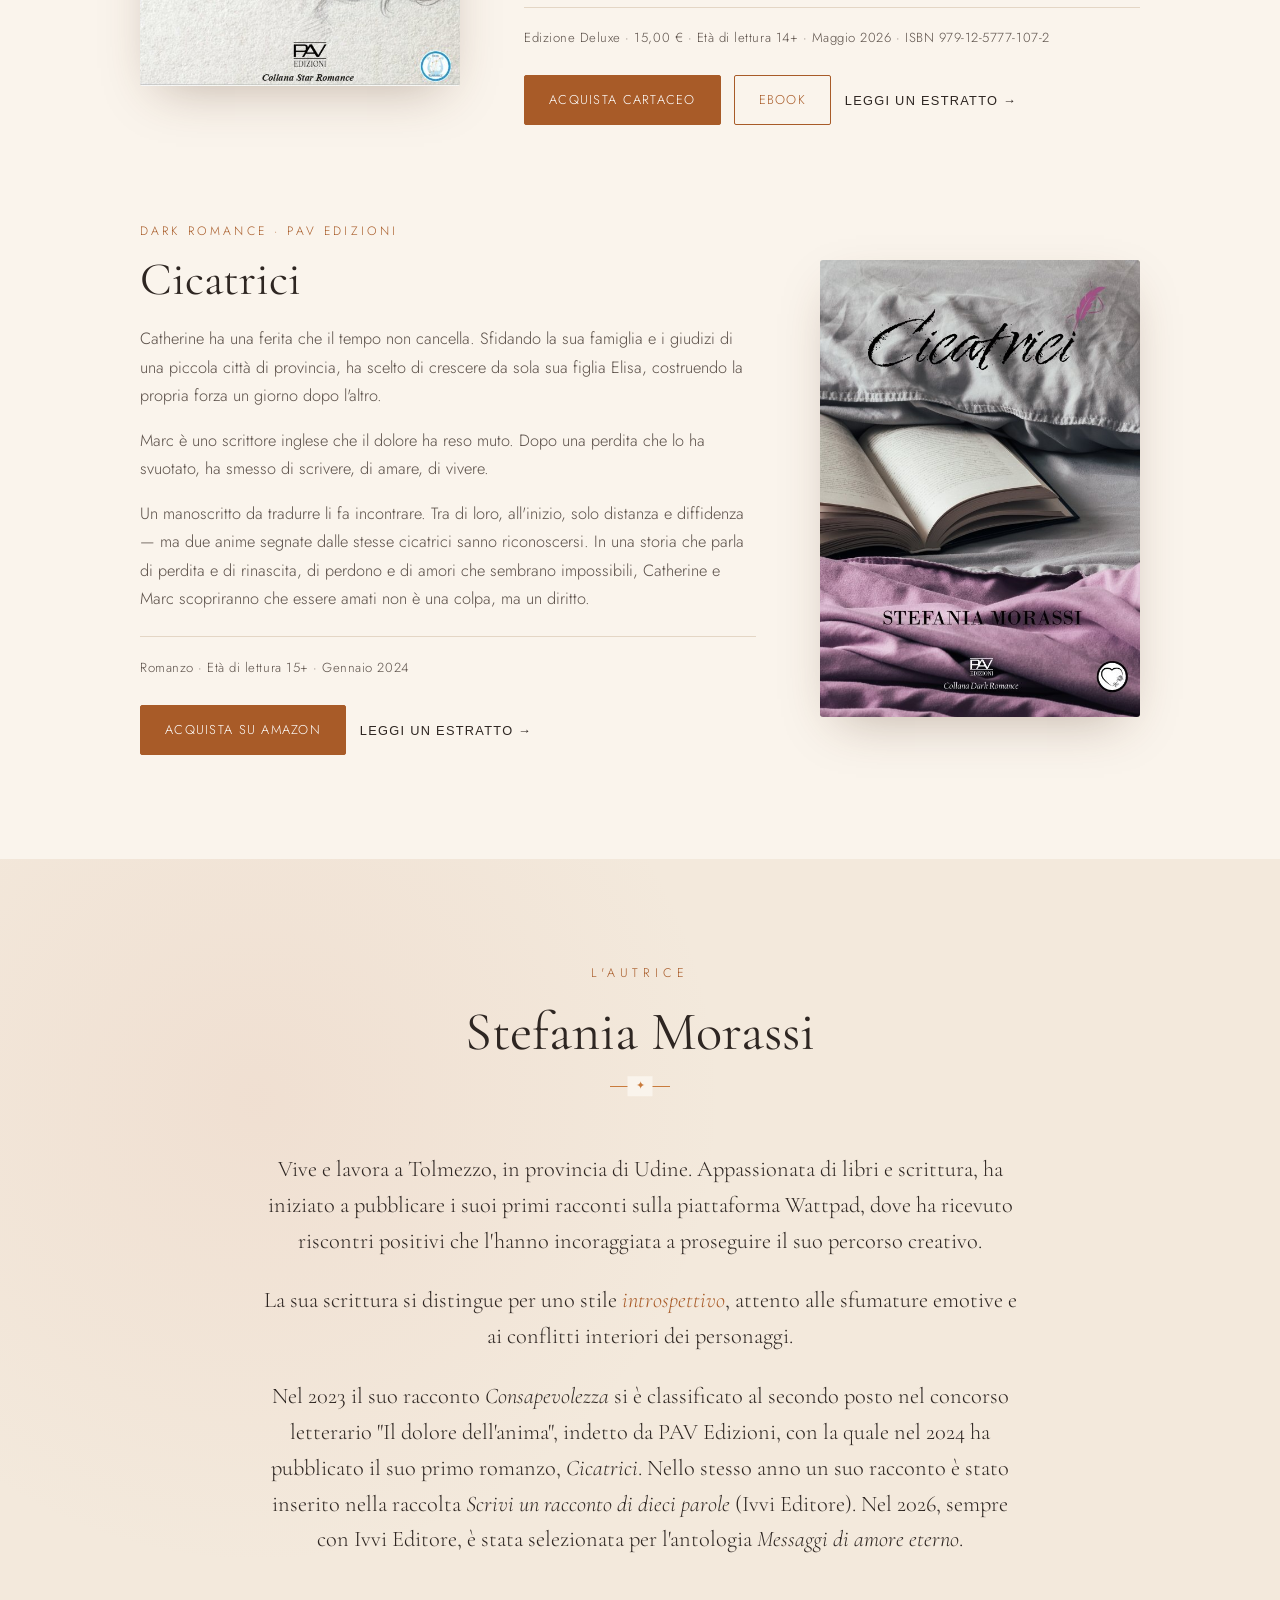
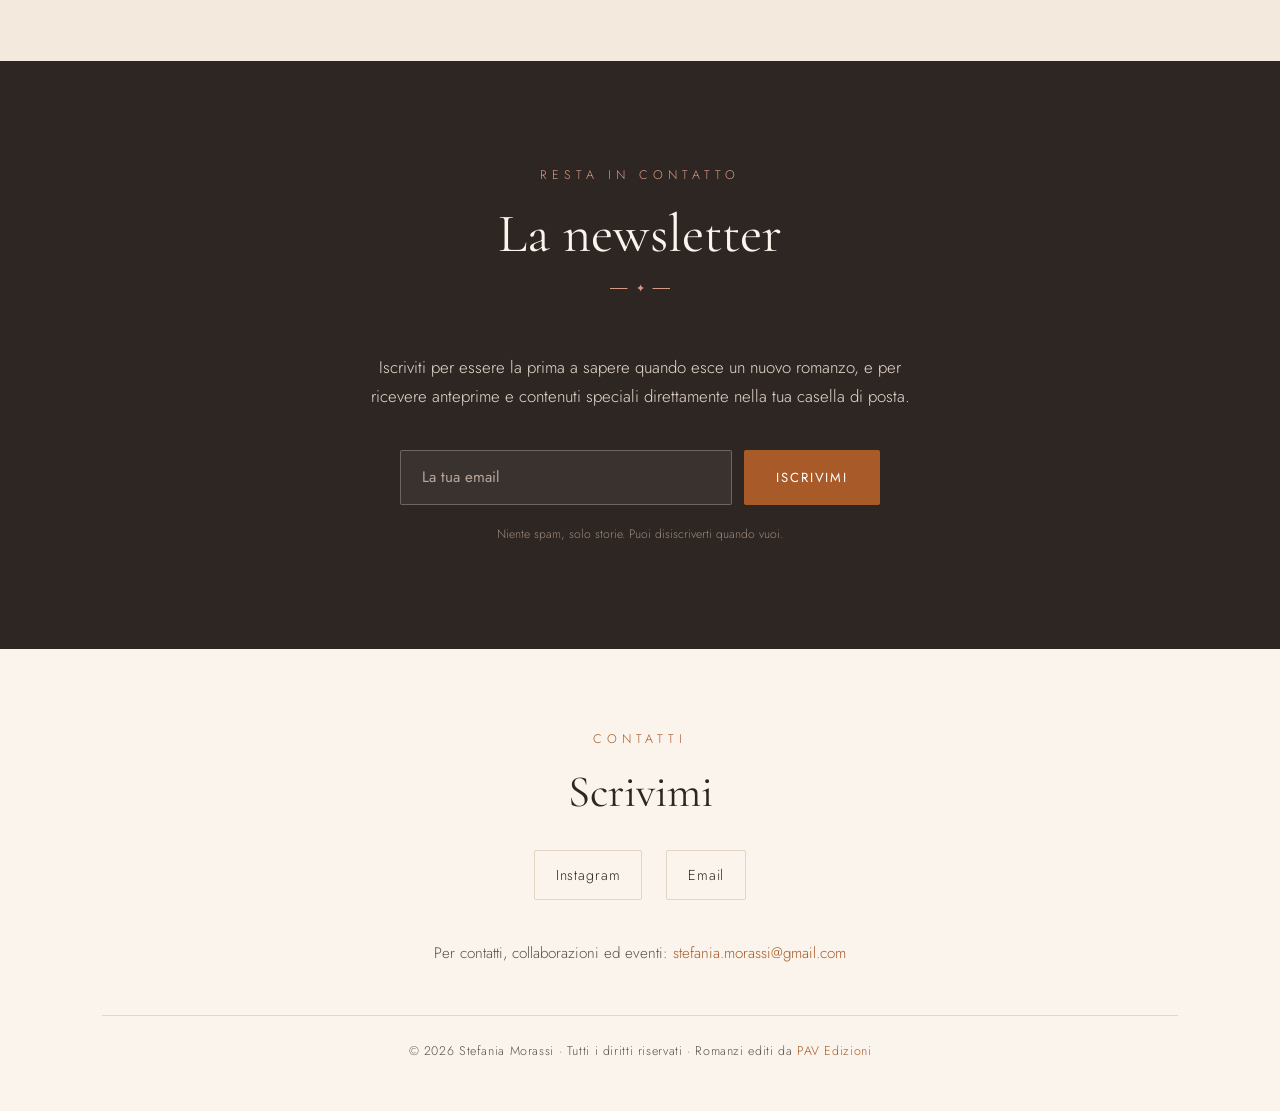
<file: index (16).html>
<!DOCTYPE html>
<html lang="it">
<head>
<meta charset="UTF-8">
<meta name="viewport" content="width=device-width, initial-scale=1.0">
<title>Stefania Morassi — Autrice Romance</title>
<meta name="description" content="Sito ufficiale di Stefania Morassi, autrice di romance pubblicata da PAV Edizioni. Scopri i romanzi Cicatrici e Dove nascono i ricordi.">
<meta name="author" content="Stefania Morassi">

<!-- Open Graph (anteprima sui social) -->
<meta property="og:type" content="website">
<meta property="og:title" content="Stefania Morassi — Autrice Romance">
<meta property="og:description" content="Storie di amore, perdita e rinascita. I romanzi Cicatrici e Dove nascono i ricordi, editi da PAV Edizioni.">
<meta property="og:image" content="images/dove-nascono-i-ricordi.jpg">
<meta property="og:locale" content="it_IT">

<link rel="preconnect" href="https://fonts.googleapis.com">
<link rel="preconnect" href="https://fonts.gstatic.com" crossorigin>
<link href="https://fonts.googleapis.com/css2?family=Cormorant+Garamond:ital,wght@0,400;0,500;0,600;1,400;1,500&family=Marcellus&family=Jost:wght@300;400;500&display=swap" rel="stylesheet">

<style>
  :root {
    --ink: #2e2622;          /* testo principale, bruno scuro */
    --ink-soft: #5a4f48;     /* testo secondario */
    --amber: #c97b3c;        /* accento ambra/tramonto */
    --amber-deep: #a85b28;   /* accento più intenso */
    --rose: #d99a86;         /* rosa cipria */
    --cream: #faf4ec;        /* sfondo chiaro caldo */
    --cream-2: #f3e9dc;      /* sfondo alternato */
    --line: #e4d6c5;         /* linee sottili */
    --shadow: 0 18px 50px -18px rgba(80, 50, 30, 0.35);
  }

  * { margin: 0; padding: 0; box-sizing: border-box; }

  html { scroll-behavior: smooth; }

  body {
    font-family: 'Jost', sans-serif;
    color: var(--ink);
    background: var(--cream);
    line-height: 1.75;
    font-weight: 300;
    overflow-x: hidden;
  }

  h1, h2, h3 { font-weight: normal; line-height: 1.15; }

  /* ---------- NAV ---------- */
  nav {
    position: fixed;
    top: 0; left: 0; right: 0;
    z-index: 100;
    display: flex;
    justify-content: space-between;
    align-items: center;
    padding: 1.1rem 2.2rem;
    transition: background .4s ease, box-shadow .4s ease, padding .4s ease;
  }
  nav.scrolled {
    background: rgba(250, 244, 236, 0.92);
    backdrop-filter: blur(10px);
    box-shadow: 0 2px 20px -10px rgba(80,50,30,.4);
    padding: .7rem 2.2rem;
  }
  nav .brand {
    font-family: 'Marcellus', serif;
    font-size: 1.15rem;
    letter-spacing: .18em;
    text-transform: uppercase;
    color: var(--ink);
    text-decoration: none;
    opacity: 0;
    transition: opacity .4s ease;
  }
  nav.scrolled .brand { opacity: 1; }
  nav .links { display: flex; gap: 1.8rem; }
  nav .links a {
    font-size: .82rem;
    letter-spacing: .12em;
    text-transform: uppercase;
    color: var(--ink);
    text-decoration: none;
    position: relative;
    padding: .2rem 0;
    transition: color .3s;
  }
  nav.scrolled .links a { color: var(--ink); }
  nav .links a::after {
    content: '';
    position: absolute;
    left: 0; bottom: -2px;
    width: 0; height: 1px;
    background: var(--amber-deep);
    transition: width .35s ease;
  }
  nav .links a:hover::after { width: 100%; }
  nav .links a:hover { color: var(--amber-deep); }

  /* Nav su hero: testo scuro perché lo sfondo è chiaro */
  nav:not(.scrolled) .links a { color: var(--ink); text-shadow: 0 1px 6px rgba(255,250,242,.6); }

  .nav-toggle { display: none; }

  /* ---------- HERO ---------- */
  header.hero {
    position: relative;
    min-height: 100vh;
    display: flex;
    flex-direction: column;
    justify-content: center;
    align-items: flex-start;
    padding: 0 8vw;
    background: url('images/sfondo-home.jpg') center 30% / cover no-repeat;
  }
  header.hero::after {
    /* velo chiaro sul lato sinistro per leggibilità del testo scuro */
    content: '';
    position: absolute; inset: 0;
    background: linear-gradient(90deg, rgba(255,251,244,.55) 0%, rgba(255,251,244,.2) 45%, rgba(255,251,244,0) 70%);
    pointer-events: none;
  }
  .hero-content { position: relative; z-index: 2; max-width: 640px; }
  .hero-eyebrow {
    font-family: 'Jost', sans-serif;
    font-size: .8rem;
    letter-spacing: .42em;
    text-transform: uppercase;
    color: var(--amber-deep);
    margin-bottom: 1.4rem;
    opacity: 0;
    animation: fadeUp 1s ease .3s forwards;
  }
  .hero h1 {
    font-family: 'Cormorant Garamond', serif;
    font-size: clamp(3.2rem, 9vw, 6.4rem);
    color: var(--ink);
    letter-spacing: .01em;
    margin-bottom: 1.2rem;
    opacity: 0;
    animation: fadeUp 1s ease .5s forwards;
  }
  .hero h1 .light { display: block; font-style: italic; font-weight: 400; }
  .hero .tagline {
    font-size: 1.12rem;
    color: var(--ink-soft);
    max-width: 30ch;
    margin-bottom: 2.2rem;
    opacity: 0;
    animation: fadeUp 1s ease .7s forwards;
  }
  .hero-cta {
    display: inline-flex;
    align-items: center;
    gap: .7rem;
    background: var(--amber-deep);
    color: #fff;
    text-decoration: none;
    padding: .95rem 2.1rem;
    font-size: .82rem;
    letter-spacing: .14em;
    text-transform: uppercase;
    border-radius: 2px;
    transition: transform .3s ease, background .3s ease, box-shadow .3s ease;
    box-shadow: 0 10px 30px -12px rgba(168,91,40,.7);
    opacity: 0;
    animation: fadeUp 1s ease .9s forwards;
  }
  .hero-cta:hover { background: var(--amber); transform: translateY(-3px); box-shadow: 0 16px 36px -12px rgba(168,91,40,.8); }
  .scroll-hint {
    position: absolute;
    bottom: 2rem; left: 50%;
    transform: translateX(-50%);
    z-index: 2;
    font-size: .7rem;
    letter-spacing: .3em;
    text-transform: uppercase;
    color: var(--ink-soft);
    opacity: 0;
    animation: fadeIn 1s ease 1.4s forwards;
  }
  .scroll-hint span { display: block; text-align: center; font-size: 1.1rem; margin-top: .3rem; animation: bob 2s ease-in-out infinite; }

  @keyframes fadeUp { from { opacity: 0; transform: translateY(24px); } to { opacity: 1; transform: translateY(0); } }
  @keyframes fadeIn { to { opacity: 1; } }
  @keyframes bob { 0%,100% { transform: translateY(0); } 50% { transform: translateY(6px); } }

  /* ---------- SECTIONS ---------- */
  section { padding: 6.5rem 8vw; position: relative; }

  .section-head { text-align: center; max-width: 620px; margin: 0 auto 4rem; }
  .section-head .label {
    font-size: .78rem;
    letter-spacing: .4em;
    text-transform: uppercase;
    color: var(--amber-deep);
    display: block;
    margin-bottom: 1rem;
  }
  .section-head h2 {
    font-family: 'Cormorant Garamond', serif;
    font-size: clamp(2.2rem, 5vw, 3.4rem);
    color: var(--ink);
  }
  .ornament {
    width: 60px; height: 1px;
    background: var(--amber);
    margin: 1.4rem auto 0;
    position: relative;
  }
  .ornament::before {
    content: '✦';
    position: absolute; top: 50%; left: 50%;
    transform: translate(-50%, -50%);
    background: var(--cream);
    color: var(--amber);
    font-size: .7rem;
    padding: 0 .5rem;
  }

  /* ---------- BOOKS ---------- */
  #libri { background: var(--cream); }
  .book {
    display: grid;
    grid-template-columns: 320px 1fr;
    gap: 4rem;
    align-items: center;
    max-width: 1000px;
    margin: 0 auto 6rem;
  }
  .book:last-child { margin-bottom: 0; }
  .book.reverse { grid-template-columns: 1fr 320px; }
  .book.reverse .book-cover { order: 2; }

  .book-cover { position: relative; }
  .book-cover img {
    width: 100%;
    border-radius: 3px;
    box-shadow: var(--shadow);
    display: block;
    transition: transform .5s ease;
  }
  .book-cover:hover img { transform: translateY(-6px) rotate(-1deg); }
  .book-badge {
    position: absolute;
    top: -14px; right: -14px;
    background: var(--amber-deep);
    color: #fff;
    font-size: .68rem;
    letter-spacing: .12em;
    text-transform: uppercase;
    padding: .5rem .9rem;
    border-radius: 2px;
    box-shadow: 0 8px 20px -8px rgba(168,91,40,.8);
    transform: rotate(3deg);
  }

  .book-info .collana {
    font-size: .76rem;
    letter-spacing: .26em;
    text-transform: uppercase;
    color: var(--amber-deep);
    margin-bottom: .8rem;
  }
  .book-info h3 {
    font-family: 'Cormorant Garamond', serif;
    font-size: clamp(2rem, 4vw, 2.9rem);
    color: var(--ink);
    margin-bottom: 1.3rem;
    line-height: 1.05;
  }
  .book-info p.trama {
    color: var(--ink-soft);
    margin-bottom: 1rem;
    font-size: 1.02rem;
  }
  .book-meta {
    font-size: .82rem;
    color: var(--ink-soft);
    letter-spacing: .04em;
    margin: 1.4rem 0 1.6rem;
    padding-top: 1.2rem;
    border-top: 1px solid var(--line);
  }
  .book-actions { display: flex; flex-wrap: wrap; gap: .8rem; }
  .btn {
    display: inline-flex;
    align-items: center;
    gap: .5rem;
    text-decoration: none;
    font-size: .8rem;
    letter-spacing: .1em;
    text-transform: uppercase;
    padding: .8rem 1.5rem;
    border-radius: 2px;
    transition: all .3s ease;
    cursor: pointer;
    border: 1px solid var(--amber-deep);
  }
  .btn-primary { background: var(--amber-deep); color: #fff; }
  .btn-primary:hover { background: var(--amber); border-color: var(--amber); transform: translateY(-2px); }
  .btn-ghost { background: transparent; color: var(--amber-deep); }
  .btn-ghost:hover { background: var(--amber-deep); color: #fff; transform: translateY(-2px); }
  .btn-text { background: transparent; border-color: transparent; color: var(--ink); padding-left: 0; }
  .btn-text:hover { color: var(--amber-deep); }

  /* ---------- ESTRATTO (placeholder) ---------- */
  .estratto-note {
    font-size: .78rem;
    color: var(--ink-soft);
    font-style: italic;
    margin-top: .8rem;
    opacity: .8;
  }

  /* ---------- BIO ---------- */
  #autrice {
    background: var(--cream-2);
    background-image: radial-gradient(circle at 20% 30%, rgba(217,154,134,.12), transparent 40%);
  }
  .bio-wrap { max-width: 760px; margin: 0 auto; text-align: center; }
  .bio-wrap p {
    font-family: 'Cormorant Garamond', serif;
    font-size: 1.4rem;
    color: var(--ink);
    margin-bottom: 1.5rem;
    line-height: 1.6;
  }
  .bio-wrap p:last-of-type { margin-bottom: 0; }
  .bio-wrap .firma {
    font-family: 'Cormorant Garamond', serif;
    font-style: italic;
    font-size: 2rem;
    color: var(--amber-deep);
    margin-top: 2.5rem;
  }
  .bio-highlight { color: var(--amber-deep); font-style: italic; }

  /* ---------- NEWSLETTER ---------- */
  #newsletter {
    background: var(--ink);
    color: var(--cream);
    text-align: center;
  }
  #newsletter .section-head h2 { color: var(--cream); }
  #newsletter .section-head .label { color: var(--rose); }
  #newsletter .ornament { background: var(--rose); }
  #newsletter .ornament::before { background: var(--ink); color: var(--rose); }
  .news-text { max-width: 540px; margin: 0 auto 2.4rem; color: #e8dccf; font-size: 1.05rem; }
  .news-form {
    display: flex;
    gap: .8rem;
    max-width: 480px;
    margin: 0 auto;
    flex-wrap: wrap;
    justify-content: center;
  }
  .news-form input {
    flex: 1;
    min-width: 240px;
    padding: .95rem 1.3rem;
    border: 1px solid rgba(255,255,255,.25);
    background: rgba(255,255,255,.06);
    color: #fff;
    font-family: 'Jost', sans-serif;
    font-size: .95rem;
    border-radius: 2px;
  }
  .news-form input::placeholder { color: #b9a89a; }
  .news-form input:focus { outline: none; border-color: var(--rose); }
  .news-form button {
    padding: .95rem 2rem;
    background: var(--amber-deep);
    color: #fff;
    border: none;
    font-family: 'Jost', sans-serif;
    font-size: .82rem;
    letter-spacing: .14em;
    text-transform: uppercase;
    border-radius: 2px;
    cursor: pointer;
    transition: background .3s ease, transform .3s ease;
  }
  .news-form button:hover { background: var(--amber); transform: translateY(-2px); }
  .news-mini { font-size: .76rem; color: #9c8a7c; margin-top: 1.2rem; }

  /* ---------- CONTATTI / FOOTER ---------- */
  footer {
    background: var(--cream);
    text-align: center;
    padding: 5rem 8vw 3rem;
  }
  footer .label {
    font-size: .78rem;
    letter-spacing: .4em;
    text-transform: uppercase;
    color: var(--amber-deep);
    margin-bottom: 1rem;
  }
  footer h2 {
    font-family: 'Cormorant Garamond', serif;
    font-size: clamp(2rem, 4vw, 2.8rem);
    margin-bottom: 2rem;
    color: var(--ink);
  }
  .socials { display: flex; gap: 1.5rem; justify-content: center; margin-bottom: 2.5rem; flex-wrap: wrap; }
  .socials a {
    display: inline-flex;
    align-items: center;
    gap: .5rem;
    color: var(--ink);
    text-decoration: none;
    font-size: .9rem;
    letter-spacing: .06em;
    padding: .7rem 1.3rem;
    border: 1px solid var(--line);
    border-radius: 2px;
    transition: all .3s ease;
  }
  .socials a:hover { border-color: var(--amber-deep); color: var(--amber-deep); transform: translateY(-2px); }
  .footer-contact { color: var(--ink-soft); font-size: .95rem; margin-bottom: .4rem; }
  .footer-contact a { color: var(--amber-deep); text-decoration: none; }
  .footer-contact a:hover { text-decoration: underline; }
  .copyright {
    margin-top: 3rem;
    padding-top: 1.6rem;
    border-top: 1px solid var(--line);
    font-size: .78rem;
    color: var(--ink-soft);
    letter-spacing: .05em;
  }
  .copyright .pav { color: var(--amber-deep); }

  /* ---------- MODAL ESTRATTO ---------- */
  .modal {
    display: none;
    position: fixed; inset: 0;
    z-index: 200;
    background: rgba(46,38,34,.6);
    backdrop-filter: blur(4px);
    justify-content: center;
    align-items: center;
    padding: 2rem;
  }
  .modal.open { display: flex; }
  .modal-box {
    background: var(--cream);
    max-width: 640px;
    width: 100%;
    max-height: 82vh;
    overflow-y: auto;
    padding: 3rem;
    border-radius: 4px;
    position: relative;
    box-shadow: 0 30px 80px -20px rgba(0,0,0,.5);
  }
  .modal-box h3 {
    font-family: 'Cormorant Garamond', serif;
    font-size: 2rem;
    color: var(--ink);
    margin-bottom: .4rem;
  }
  .modal-box .modal-sub { font-size: .8rem; letter-spacing: .2em; text-transform: uppercase; color: var(--amber-deep); margin-bottom: 1.8rem; }
  .modal-box p { color: var(--ink-soft); margin-bottom: 1rem; font-size: 1.02rem; }
  .modal-close {
    position: absolute; top: 1.2rem; right: 1.4rem;
    background: none; border: none;
    font-size: 1.8rem; color: var(--ink-soft);
    cursor: pointer; line-height: 1;
    transition: color .3s;
  }
  .modal-close:hover { color: var(--amber-deep); }
  .modal-placeholder {
    font-style: italic;
    color: var(--ink-soft);
    background: var(--cream-2);
    padding: 1.5rem;
    border-radius: 3px;
    border-left: 3px solid var(--amber);
  }
  .estratto-body { margin-top: .5rem; }
  .estratto-body p {
    font-family: 'Cormorant Garamond', serif;
    font-size: 1.18rem;
    line-height: 1.7;
    color: var(--ink);
    margin-bottom: 1rem;
  }
  .estratto-body .estratto-nota {
    font-family: 'Jost', sans-serif;
    font-style: italic;
    font-size: .92rem;
    color: var(--amber-deep);
    background: var(--cream-2);
    padding: .9rem 1.1rem;
    border-left: 3px solid var(--amber);
    border-radius: 2px;
    margin: 1.6rem 0 1.4rem;
    line-height: 1.55;
  }
  .estratto-body .estratto-nota:first-child { margin-top: 0; }
  .estratto-body .estratto-cit {
    text-align: center;
    font-size: 1.1rem;
    color: var(--ink-soft);
    padding: 0 1rem;
    margin-bottom: 1.4rem;
  }
  .estratto-body .estratto-fine {
    font-family: 'Jost', sans-serif;
    font-style: italic;
    font-size: .9rem;
    color: var(--ink-soft);
    text-align: center;
    margin-top: 2rem;
    padding-top: 1.4rem;
    border-top: 1px solid var(--line);
  }
  .modal-actions { margin-top: 1.8rem; text-align: center; }

  /* ---------- REVEAL ON SCROLL ---------- */
  .reveal { opacity: 0; transform: translateY(40px); transition: opacity .9s ease, transform .9s ease; }
  .reveal.visible { opacity: 1; transform: translateY(0); }

  /* ---------- RESPONSIVE ---------- */
  @media (max-width: 820px) {
    nav { padding: 1rem 1.4rem; }
    nav.scrolled { padding: .7rem 1.4rem; }
    nav .links { gap: 1rem; }
    nav .links a { font-size: .72rem; }
    header.hero { padding: 0 7vw; background-position: center 40%; }
    header.hero::after { background: linear-gradient(180deg, rgba(255,251,244,.3) 0%, rgba(255,251,244,.55) 100%); }
    section { padding: 4.5rem 7vw; }
    .book, .book.reverse { grid-template-columns: 1fr; gap: 2rem; max-width: 420px; }
    .book.reverse .book-cover { order: 0; }
    .book-cover { max-width: 260px; margin: 0 auto; }
    .book-info { text-align: center; }
    .book-meta { text-align: left; }
    .book-actions { justify-content: center; }
    .bio-wrap p { font-size: 1.2rem; }
    .modal-box { padding: 2rem 1.5rem; }
  }
  @media (max-width: 480px) {
    nav .brand { display: none; }
    .hero h1 { font-size: 3rem; }
    .news-form input { min-width: 100%; }
  }
</style>
</head>
<body>

<!-- NAV -->
<nav id="nav">
  <a href="#home" class="brand">Stefania Morassi</a>
  <div class="links">
    <a href="#libri">Libri</a>
    <a href="#autrice">Autrice</a>
    <a href="#newsletter">Newsletter</a>
    <a href="#contatti">Contatti</a>
  </div>
</nav>

<!-- HERO -->
<header class="hero" id="home">
  <div class="hero-content">
    <div class="hero-eyebrow">Autrice Romance</div>
    <h1>Stefania<span class="light">Morassi</span></h1>
    <p class="tagline">Storie di amore, di ferite e di rinascita — là dove i ricordi nascono davvero: nel cuore.</p>
    <a href="#libri" class="hero-cta">Scopri i romanzi →</a>
  </div>
  <div class="scroll-hint">Scorri<span>↓</span></div>
</header>

<!-- LIBRI -->
<section id="libri">
  <div class="section-head reveal">
    <span class="label">I Romanzi</span>
    <h2>Due storie, un'unica anima</h2>
    <div class="ornament"></div>
  </div>

  <!-- Libro 1: Dove nascono i ricordi (novità) -->
  <article class="book reveal">
    <div class="book-cover">
      <span class="book-badge">Novità · 2026</span>
      <img src="images/dove-nascono-i-ricordi.jpg" alt="Copertina del romanzo Dove nascono i ricordi di Stefania Morassi">
    </div>
    <div class="book-info">
      <div class="collana">Star Romance · PAV Edizioni</div>
      <h3>Dove nascono i ricordi</h3>
      <p class="trama">Aaron Foster, imprenditore della Florida, ha perso tutto: la ricchezza, la famiglia, il rispetto. Gli rimane solo la figlia Emily e il desiderio di vendicarsi di coloro che hanno ucciso Susan, la figlia maggiore.</p>
      <p class="trama">Dave Wilson, ex agente dell'FBI segnato da un fallimento che non si perdona, viene richiamato in servizio per proteggere Emily durante il processo contro la criminalità organizzata nel quale Aaron ha deciso di testimoniare. Ciò che nasce tra loro è qualcosa che nessuno dei due aveva previsto — e che il destino sembra deciso a spezzare.</p>
      <p class="trama">In una storia che intreccia amore, suspense e seconde possibilità, Stefania Morassi ci accompagna là dove i ricordi nascono davvero: non nella memoria, ma nel cuore.</p>
      <div class="book-meta">Edizione Deluxe · 15,00 € · Età di lettura 14+ · Maggio 2026 · ISBN 979-12-5777-107-2</div>
      <div class="book-actions">
        <a href="https://www.amazon.it/DOVE-NASCONO-RICORDI-PAV-Editore/dp/B0H2CR21VF/" target="_blank" rel="noopener" class="btn btn-primary">Acquista cartaceo</a>
        <a href="https://www.amazon.it/DOVE-NASCONO-RICORDI-PAV-Editore-ebook/dp/B0H28YP8SX/" target="_blank" rel="noopener" class="btn btn-ghost">Ebook</a>
        <button class="btn btn-text" onclick="openModal('modal-dnr')">Leggi un estratto →</button>
      </div>
    </div>
  </article>

  <!-- Libro 2: Cicatrici -->
  <article class="book reverse reveal">
    <div class="book-cover">
      <img src="images/cicatrici.jpg" alt="Copertina del romanzo Cicatrici di Stefania Morassi">
    </div>
    <div class="book-info">
      <div class="collana">Dark Romance · PAV Edizioni</div>
      <h3>Cicatrici</h3>
      <p class="trama">Catherine ha una ferita che il tempo non cancella. Sfidando la sua famiglia e i giudizi di una piccola città di provincia, ha scelto di crescere da sola sua figlia Elisa, costruendo la propria forza un giorno dopo l'altro.</p>
      <p class="trama">Marc è uno scrittore inglese che il dolore ha reso muto. Dopo una perdita che lo ha svuotato, ha smesso di scrivere, di amare, di vivere.</p>
      <p class="trama">Un manoscritto da tradurre li fa incontrare. Tra di loro, all'inizio, solo distanza e diffidenza — ma due anime segnate dalle stesse cicatrici sanno riconoscersi. In una storia che parla di perdita e di rinascita, di perdono e di amori che sembrano impossibili, Catherine e Marc scopriranno che essere amati non è una colpa, ma un diritto.</p>
      <div class="book-meta">Romanzo · Età di lettura 15+ · Gennaio 2024</div>
      <div class="book-actions">
        <a href="https://www.amazon.it/CICATRICI-PAV-edizioni-editore/dp/B0CS6XB6QN/" target="_blank" rel="noopener" class="btn btn-primary">Acquista su Amazon</a>
        <button class="btn btn-text" onclick="openModal('modal-cic')">Leggi un estratto →</button>
      </div>
    </div>
  </article>
</section>

<!-- AUTRICE -->
<section id="autrice">
  <div class="section-head reveal">
    <span class="label">L'Autrice</span>
    <h2>Stefania Morassi</h2>
    <div class="ornament"></div>
  </div>
  <div class="bio-wrap reveal">
    <p>Vive e lavora a Tolmezzo, in provincia di Udine. Appassionata di libri e scrittura, ha iniziato a pubblicare i suoi primi racconti sulla piattaforma Wattpad, dove ha ricevuto riscontri positivi che l'hanno incoraggiata a proseguire il suo percorso creativo.</p>
    <p>La sua scrittura si distingue per uno stile <span class="bio-highlight">introspettivo</span>, attento alle sfumature emotive e ai conflitti interiori dei personaggi.</p>
    <p>Nel 2023 il suo racconto <em>Consapevolezza</em> si è classificato al secondo posto nel concorso letterario "Il dolore dell'anima", indetto da PAV Edizioni, con la quale nel 2024 ha pubblicato il suo primo romanzo, <em>Cicatrici</em>. Nello stesso anno un suo racconto è stato inserito nella raccolta <em>Scrivi un racconto di dieci parole</em> (Ivvi Editore). Nel 2026, sempre con Ivvi Editore, è stata selezionata per l'antologia <em>Messaggi di amore eterno</em>.</p>
  </div>
</section>

<!-- NEWSLETTER -->
<section id="newsletter">
  <div class="section-head reveal">
    <span class="label">Resta in contatto</span>
    <h2>La newsletter</h2>
    <div class="ornament"></div>
  </div>
  <p class="news-text reveal">Iscriviti per essere la prima a sapere quando esce un nuovo romanzo, e per ricevere anteprime e contenuti speciali direttamente nella tua casella di posta.</p>
  <form class="news-form reveal" onsubmit="return newsletterSubmit(event)">
    <input type="email" placeholder="La tua email" required aria-label="La tua email">
    <button type="submit">Iscrivimi</button>
  </form>
  <p class="news-mini reveal">Niente spam, solo storie. Puoi disiscriverti quando vuoi.</p>
</section>

<!-- CONTATTI / FOOTER -->
<footer id="contatti">
  <div class="label reveal">Contatti</div>
  <h2 class="reveal">Scrivimi</h2>
  <div class="socials reveal">
    <a href="https://www.instagram.com/s.morassi/" target="_blank" rel="noopener">Instagram</a>
    <a href="mailto:stefania.morassi@gmail.com">Email</a>
  </div>
  <p class="footer-contact reveal">Per contatti, collaborazioni ed eventi: <a href="mailto:stefania.morassi@gmail.com">stefania.morassi@gmail.com</a></p>
  <div class="copyright">
    © <span id="year"></span> Stefania Morassi · Tutti i diritti riservati · Romanzi editi da <span class="pav">PAV Edizioni</span>
  </div>
</footer>

<!-- MODALI ESTRATTI -->
<div class="modal" id="modal-dnr">
  <div class="modal-box">
    <button class="modal-close" onclick="closeModal('modal-dnr')">&times;</button>
    <h3>Dove nascono i ricordi</h3>
    <div class="modal-sub">Estratto</div>
    <div class="estratto-body">
<p class="estratto-nota">Dall'inizio del romanzo. Il direttore Carter si presenta da Dave Wilson, ex agente dell'FBI, per chiedergli di tornare in servizio.</p>

<p>«Mi conosce, Wilson, se non fosse davvero importante non sarei mai venuto fin qui a chiedere il suo aiuto. Ma in questa indagine abbiamo investito tanto, lei lo sa, e ora che finalmente siamo giunti al processo non posso permettere che tutto venga gettato alle ortiche.»</p>
<p>«La capisco direttore, dico sul serio, ma io ormai non appartengo più a quel mondo. Sono cinque anni che ne ho preso le distanze e ho giurato a me stesso che non sarei più tornato indietro.»</p>
<p>Il direttore Carter, un uomo sulla sessantina piuttosto corpulento, guardò con attenzione Dave e, dopo un attimo di riflessione, parlò di nuovo: «So bene ciò che è accaduto, e so anche che si sente responsabile, ma non deve. Il nostro mestiere comporta dei rischi e&hellip;».</p>
<p>«Quello che lei chiama rischio è stato un colossale errore che poteva essere evitato», lo interruppe Dave accalorandosi, «se solo avessi seguito il mio istinto invece di ubbidire a un ordine che sapevo essere sbagliato. E lei lo sa bene.»</p>
<p>«Ha solo seguito la procedura», insistette ancora il direttore.</p>
<p>«Già, la procedura&hellip; e questo ha portato alla morte della ragazza», concluse amareggiato Dave.</p>

<p class="estratto-nota">Dave accetta l'incarico e porta Emily, la figlia del testimone, in un cottage isolato sulla costa della Florida. Per non destare sospetti, in paese si fingono una coppia in vacanza&hellip; e qualcosa, tra loro, comincia a incrinarsi.</p>

<p>Appena furono all'esterno lei cercò di liberarsi, ma lui rafforzò la presa. «Ti prego non fare scenate», le sussurrò all'orecchio. «Sono sicuro che quel tipo ora ci sta guardando.»</p>
<p>Emily si voltò quel tanto che bastava per controllare, quindi si sporse a dargli un bacio sulla guancia, strusciandosi leggermente su di lui.</p>
<p>«Cosa diavolo stai facendo?» sibilò Dave, più sorpreso che arrabbiato.</p>
<p>«Avevi ragione: ci sta guardando e io cerco di essere credibile.»</p>
<p>Emily aveva capito benissimo qual era il motivo per cui Dave l'aveva definita "la sua fidanzata", ciononostante ne era rimasta lusingata, e quando le aveva afferrato la mano aveva provato un leggero turbamento. Ora gli sedeva accanto, mentre lui guidava verso casa e, di tanto in tanto, ne sbirciava il profilo, chiedendosi se per caso non si stesse invaghendo o, peggio ancora, innamorando.</p>

<p class="estratto-nota">Con il passare dei giorni, tra i due nasce una confidenza inattesa.</p>

<p>«A volte, semplicemente, l'amore finisce e ti accorgi che chi ti sta accanto è diventato un estraneo», osservò Emily.</p>
<p>«Sembra che tu parli per esperienza.»</p>
<p>«Il matrimonio tra mio padre e mia madre, credo sia stato un buon matrimonio, ma tra loro non ho mai percepito un gran trasporto o un'intesa particolare, e spesso mi sono chiesta quanto, in realtà, si amassero.»</p>
<p>«Mi dispiace», commentò Dave, stringendole la mano. Lei ricambiò, grata di quel contatto.</p>

<p class="estratto-fine">L'estratto finisce qui. La storia continua tra le pagine di <em>Dove nascono i ricordi</em>.</p>
    </div>
    <div class="modal-actions">
      <a href="https://www.amazon.it/DOVE-NASCONO-RICORDI-PAV-Editore/dp/B0H2CR21VF/" target="_blank" rel="noopener" class="btn btn-primary">Acquista il libro</a>
    </div>
  </div>
</div>

<div class="modal" id="modal-cic">
  <div class="modal-box">
    <button class="modal-close" onclick="closeModal('modal-cic')">&times;</button>
    <h3>Cicatrici</h3>
    <div class="modal-sub">Estratto</div>
    <div class="estratto-body">
<p class="estratto-nota">Dall'inizio del romanzo. Catherine custodisce un biglietto di sua nonna.</p>

<p class="estratto-cit"><em>La vita è per il dieci per cento cosa ti accade e per il novanta per cento come reagisci.</em><br>&mdash; Charles R. Swindoll</p>
<p>Catherine ripiegò il biglietto, ormai sgualcito per le innumerevoli volte che lo aveva aperto e letto, e lo ripose con cura nel portagioie in cui conservava i ricordi più cari di sua nonna: la sua fede nuziale, i suoi orecchini di madreperla e numerose fotografie che la ritraevano prima ragazza, poi donna, moglie, madre e infine nonna. Quelle poche parole scritte con una calligrafia minuta ed elegante, com'era stata lei, rappresentavano per Catherine più di un regalo: erano una regola di vita!</p>
<p>Con un sospiro chiuse il portagioie e lo ripose nell'ultimo scatolone. Poi, in punta di piedi si diresse verso la camera dove dormiva il "dieci per cento" della sua vita: sua figlia Elisa.</p>

<p class="estratto-nota">Lontano da lei, in Inghilterra, Marc &mdash; uno scrittore che il dolore ha allontanato dalla vita &mdash; ha appena ripreso a scrivere. Il suo manoscritto custodisce parole che Catherine, incaricata di tradurlo, sentirà stranamente proprie.</p>

<p>Quanto dura un attimo? Ve lo siete mai chiesti? Secondi? Minuti? Un battito di ciglia? Eppure è una parola che usiamo spesso, addirittura ne abusiamo: "Aspetta un attimo&hellip; dammi un attimo&hellip; hai un attimo?"</p>
<p>Quell'attimo significa tutto e niente. Può cambiarti l'esistenza, può nascondersi dietro a uno sguardo, un sorriso, una parola appena sussurrata, una mano tesa&hellip;</p>
<p>Ci sono attimi che aspettiamo per tutta la vita e che non arrivano mai, altri che non vorremmo mai vivere e che invece ci piombano addosso annientandoci&hellip; Ci sono attimi eterni che sembrano non passare e altri che sono talmente fugaci che ci pare di non averli neppure vissuti. Io li ho incontrati entrambi, anzi sono convinto che per tutti sia così, perché la vita è questo: una successione di attimi, di istanti unici e irripetibili. Pensateci!</p>

<p class="estratto-nota">Dopo un primo, burrascoso incontro con Catherine, Marc si ritrova a provare qualcosa che non sentiva da tempo.</p>

<p>Marc era arrabbiato. Per la prima volta dopo tanto tempo provava un sentimento diverso dalla compassione per se stesso, e quella rabbia lo faceva sentire stranamente vivo, aumentando per questo i suoi sensi di colpa.</p>
<p>Seguito da Spike, corse per chilometri fino a sentire i polmoni bruciare per lo sforzo e la mancanza d'aria. Allora si fermò, accorgendosi solo in quel momento di essere arrivato al faro di Falmouth, dove lui e Brian si recavano spesso a guardare le navi in lontananza. Ricordare faceva male, ma non poteva evitarlo.</p>

<p class="estratto-fine">L'estratto finisce qui. La storia continua tra le pagine di <em>Cicatrici</em>.</p>
    </div>
    <div class="modal-actions">
      <a href="https://www.amazon.it/CICATRICI-PAV-edizioni-editore/dp/B0CS6XB6QN/" target="_blank" rel="noopener" class="btn btn-primary">Acquista il libro</a>
    </div>
  </div>
</div>

<script>
  // Anno corrente
  document.getElementById('year').textContent = new Date().getFullYear();

  // Nav che cambia allo scroll
  const nav = document.getElementById('nav');
  window.addEventListener('scroll', () => {
    if (window.scrollY > 60) nav.classList.add('scrolled');
    else nav.classList.remove('scrolled');
  });

  // Reveal on scroll
  const io = new IntersectionObserver((entries) => {
    entries.forEach(e => { if (e.isIntersecting) e.target.classList.add('visible'); });
  }, { threshold: 0.15 });
  document.querySelectorAll('.reveal').forEach(el => io.observe(el));

  // Modali estratto
  function openModal(id) { document.getElementById(id).classList.add('open'); document.body.style.overflow = 'hidden'; }
  function closeModal(id) { document.getElementById(id).classList.remove('open'); document.body.style.overflow = ''; }
  document.querySelectorAll('.modal').forEach(m => {
    m.addEventListener('click', (e) => { if (e.target === m) { m.classList.remove('open'); document.body.style.overflow = ''; } });
  });
  document.addEventListener('keydown', (e) => {
    if (e.key === 'Escape') document.querySelectorAll('.modal.open').forEach(m => { m.classList.remove('open'); document.body.style.overflow = ''; });
  });

  // Newsletter (placeholder finché non si collega Mailchimp/MailerLite)
  function newsletterSubmit(e) {
    e.preventDefault();
    const input = e.target.querySelector('input');
    alert('Grazie! L\'iscrizione alla newsletter sarà attiva a breve. Torna presto a trovarci.');
    input.value = '';
    return false;
  }
</script>
</body>
</html>
</file>
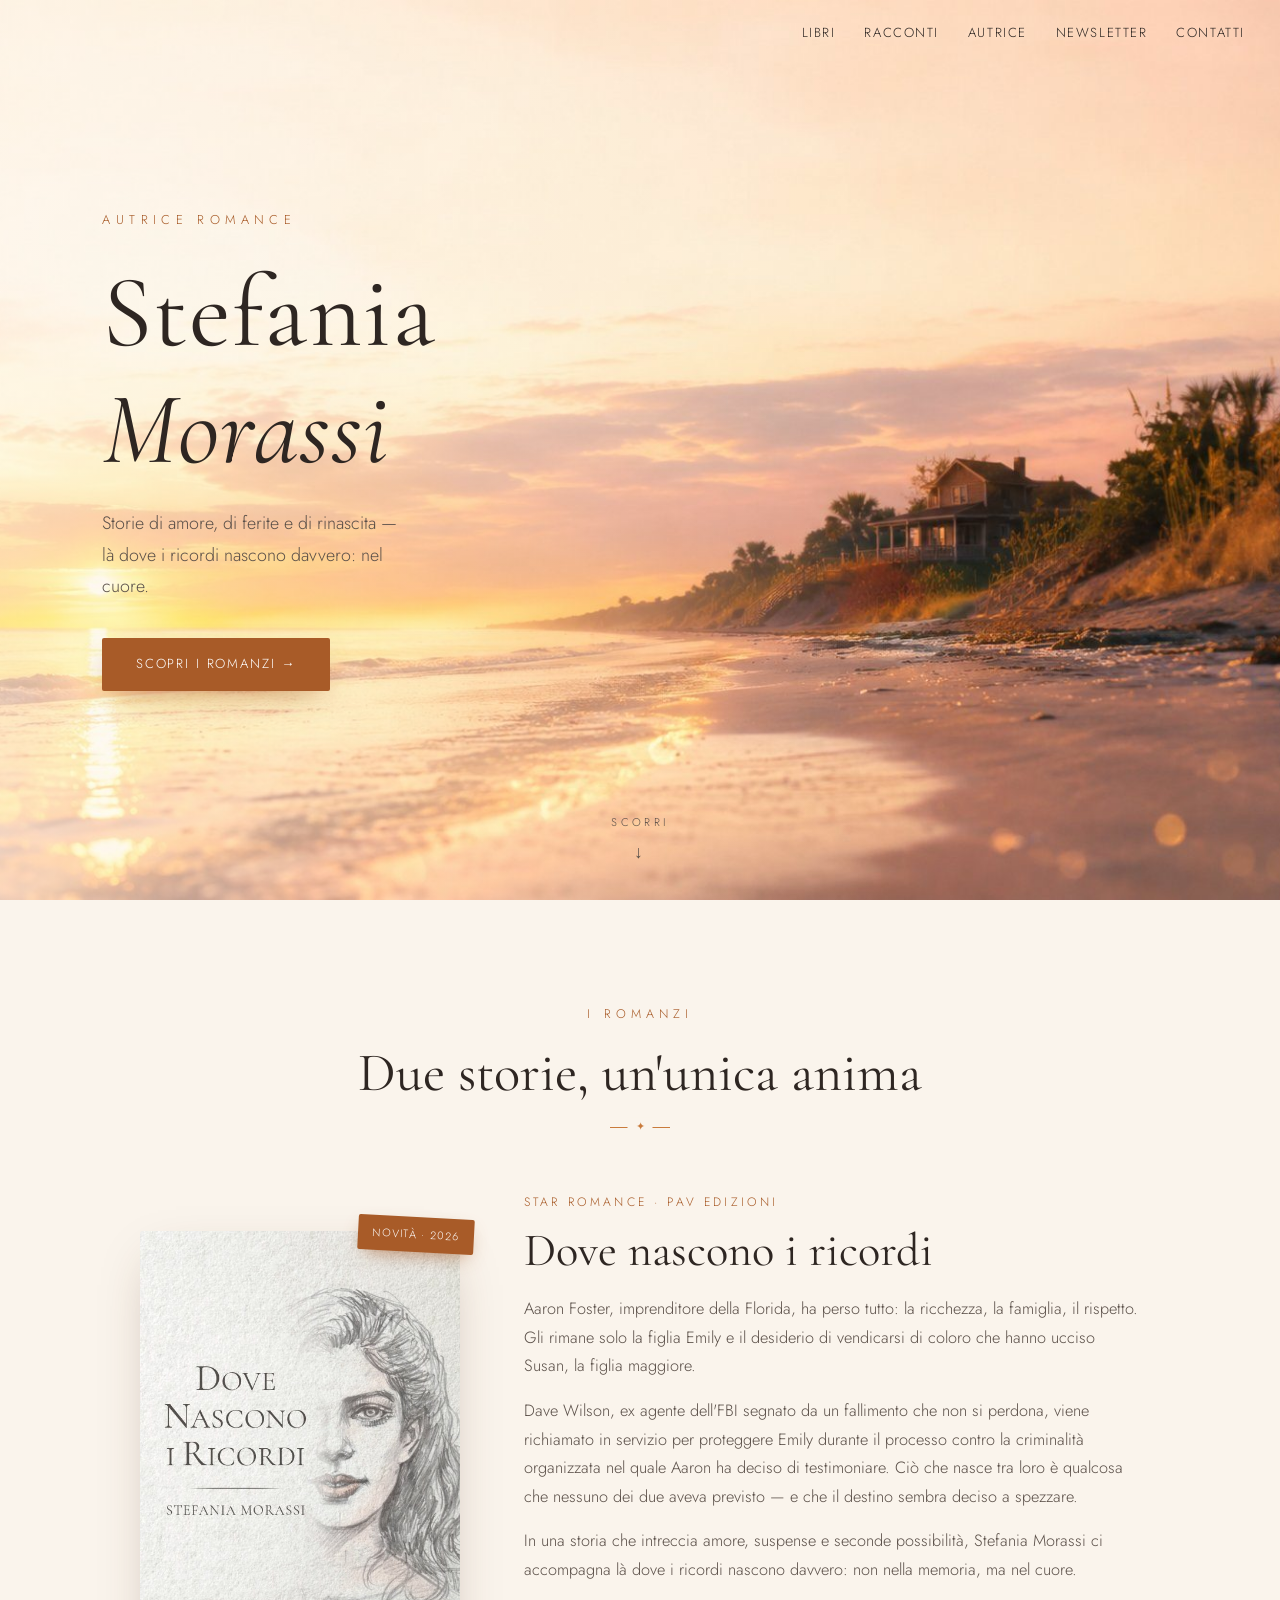
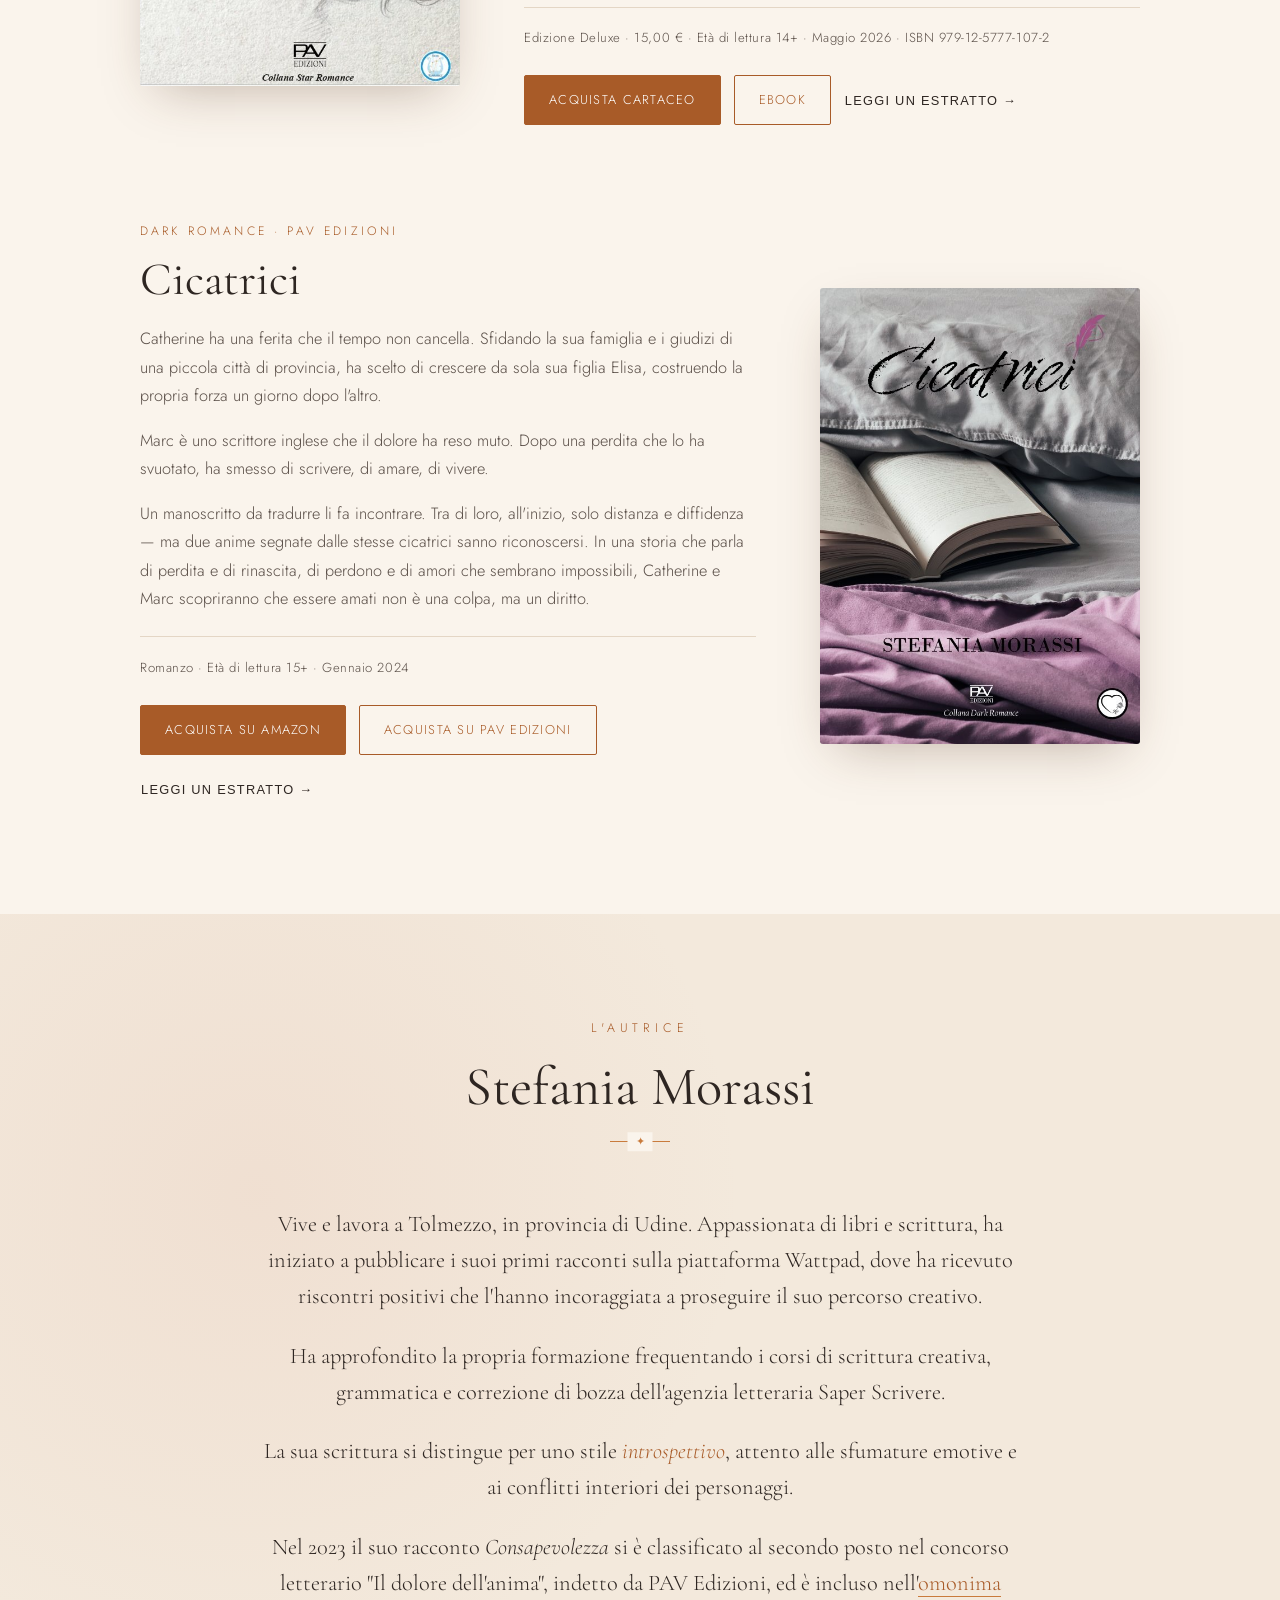
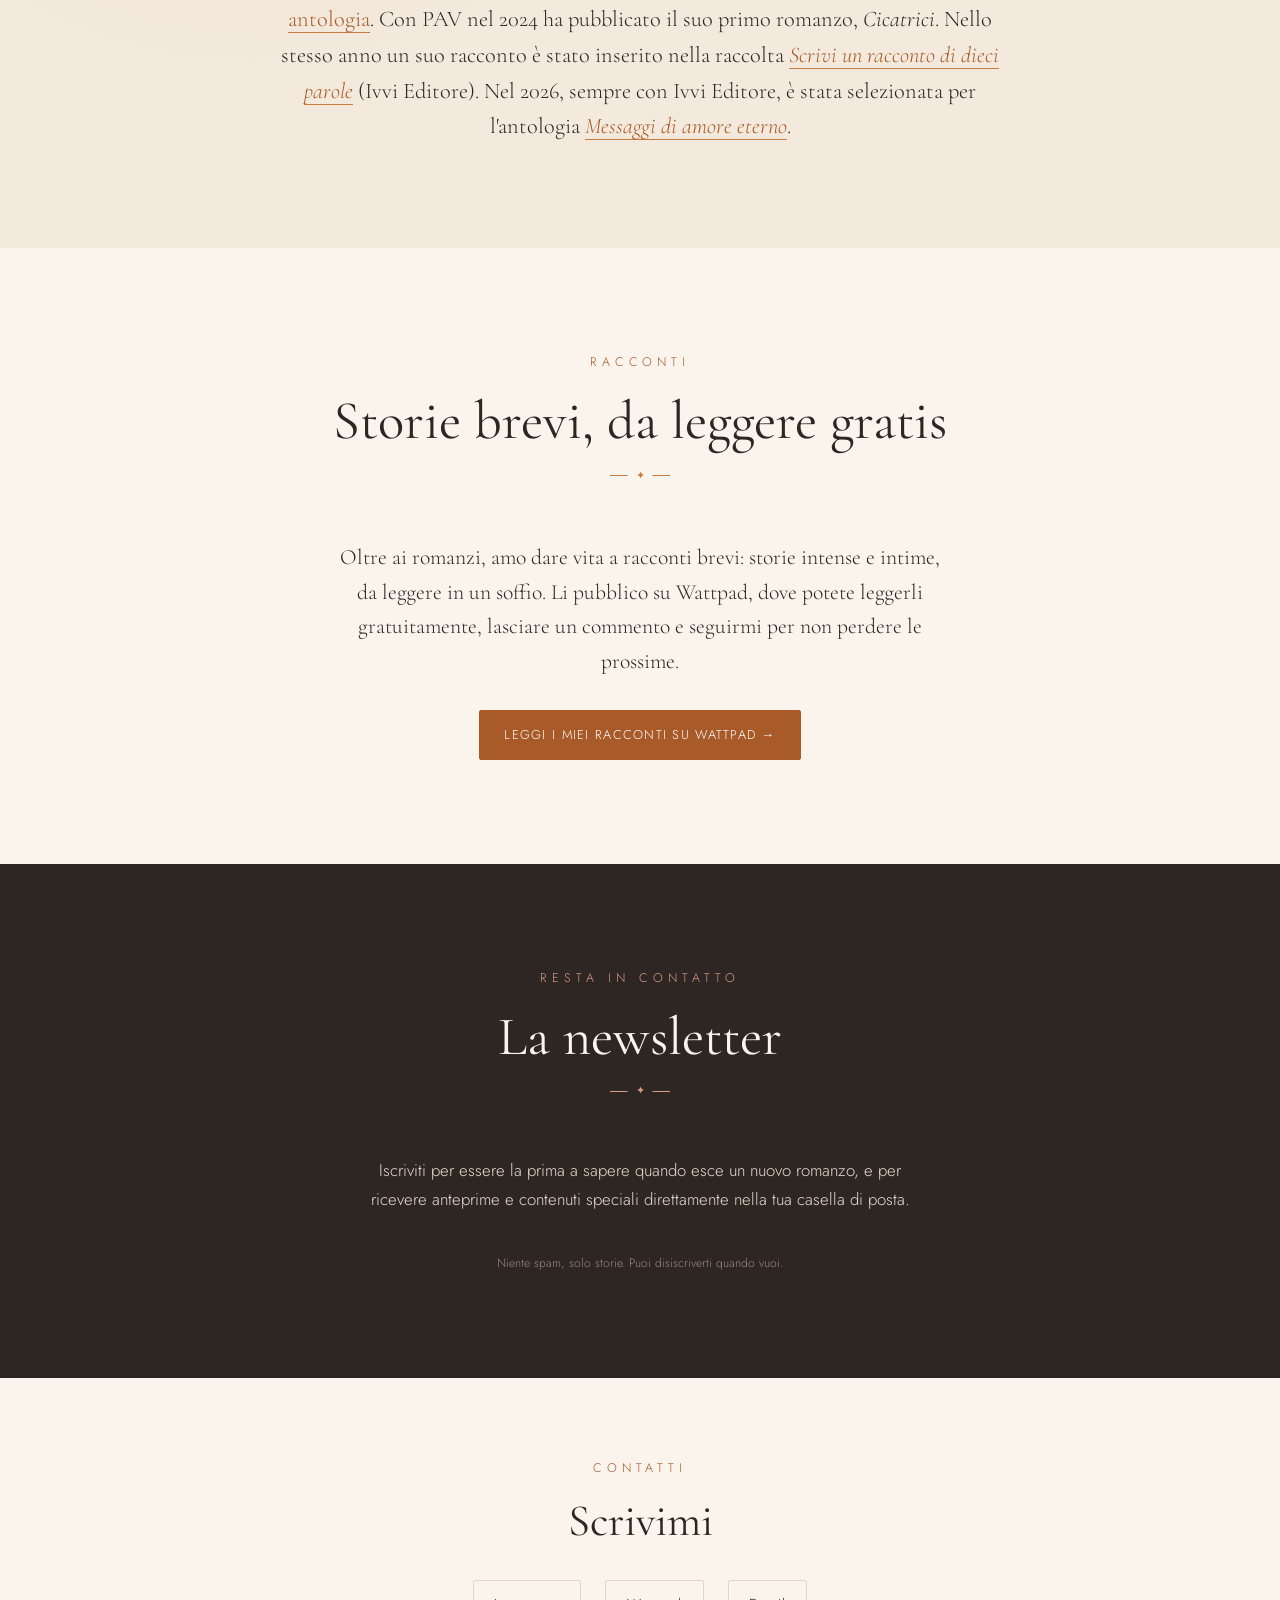
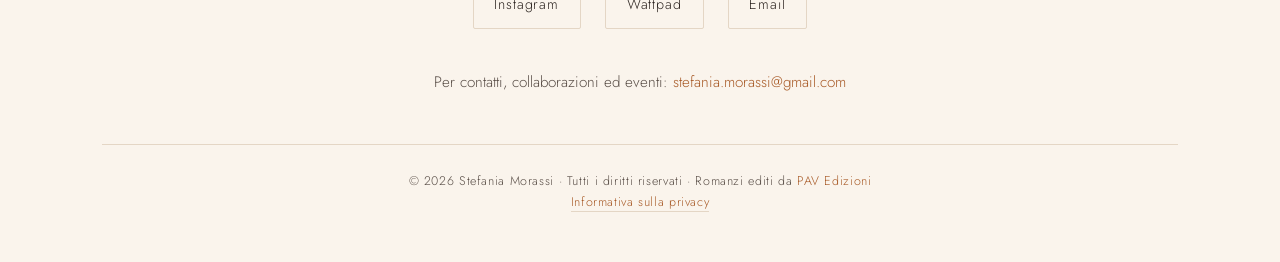
<file: index (17) (1).html>
<!DOCTYPE html>
<html lang="it">
<head>
<meta charset="UTF-8">
<meta name="viewport" content="width=device-width, initial-scale=1.0">
<title>Stefania Morassi — Autrice Romance</title>
<meta name="description" content="Sito ufficiale di Stefania Morassi, autrice di romance pubblicata da PAV Edizioni. Scopri i romanzi Cicatrici e Dove nascono i ricordi.">
<meta name="author" content="Stefania Morassi">

<!-- Open Graph (anteprima sui social) -->
<meta property="og:type" content="website">
<meta property="og:title" content="Stefania Morassi — Autrice Romance">
<meta property="og:description" content="Storie di amore, perdita e rinascita. I romanzi Cicatrici e Dove nascono i ricordi, editi da PAV Edizioni.">
<meta property="og:image" content="images/dove-nascono-i-ricordi.jpg">
<meta property="og:locale" content="it_IT">

<link rel="preconnect" href="https://fonts.googleapis.com">
<link rel="preconnect" href="https://fonts.gstatic.com" crossorigin>
<link href="https://fonts.googleapis.com/css2?family=Cormorant+Garamond:ital,wght@0,400;0,500;0,600;1,400;1,500&family=Marcellus&family=Jost:wght@300;400;500&display=swap" rel="stylesheet">

<style>
  :root {
    --ink: #2e2622;          /* testo principale, bruno scuro */
    --ink-soft: #5a4f48;     /* testo secondario */
    --amber: #c97b3c;        /* accento ambra/tramonto */
    --amber-deep: #a85b28;   /* accento più intenso */
    --rose: #d99a86;         /* rosa cipria */
    --cream: #faf4ec;        /* sfondo chiaro caldo */
    --cream-2: #f3e9dc;      /* sfondo alternato */
    --line: #e4d6c5;         /* linee sottili */
    --shadow: 0 18px 50px -18px rgba(80, 50, 30, 0.35);
  }

  * { margin: 0; padding: 0; box-sizing: border-box; }

  html { scroll-behavior: smooth; }

  body {
    font-family: 'Jost', sans-serif;
    color: var(--ink);
    background: var(--cream);
    line-height: 1.75;
    font-weight: 300;
    overflow-x: hidden;
  }

  h1, h2, h3 { font-weight: normal; line-height: 1.15; }

  /* ---------- NAV ---------- */
  nav {
    position: fixed;
    top: 0; left: 0; right: 0;
    z-index: 100;
    display: flex;
    justify-content: space-between;
    align-items: center;
    padding: 1.1rem 2.2rem;
    transition: background .4s ease, box-shadow .4s ease, padding .4s ease;
  }
  nav.scrolled {
    background: rgba(250, 244, 236, 0.92);
    backdrop-filter: blur(10px);
    box-shadow: 0 2px 20px -10px rgba(80,50,30,.4);
    padding: .7rem 2.2rem;
  }
  nav .brand {
    font-family: 'Marcellus', serif;
    font-size: 1.15rem;
    letter-spacing: .18em;
    text-transform: uppercase;
    color: var(--ink);
    text-decoration: none;
    opacity: 0;
    transition: opacity .4s ease;
  }
  nav.scrolled .brand { opacity: 1; }
  nav .links { display: flex; gap: 1.8rem; }
  nav .links a {
    font-size: .82rem;
    letter-spacing: .12em;
    text-transform: uppercase;
    color: var(--ink);
    text-decoration: none;
    position: relative;
    padding: .2rem 0;
    transition: color .3s;
  }
  nav.scrolled .links a { color: var(--ink); }
  nav .links a::after {
    content: '';
    position: absolute;
    left: 0; bottom: -2px;
    width: 0; height: 1px;
    background: var(--amber-deep);
    transition: width .35s ease;
  }
  nav .links a:hover::after { width: 100%; }
  nav .links a:hover { color: var(--amber-deep); }

  /* Nav su hero: testo scuro perché lo sfondo è chiaro */
  nav:not(.scrolled) .links a { color: var(--ink); text-shadow: 0 1px 6px rgba(255,250,242,.6); }

  .nav-toggle { display: none; }

  /* ---------- HERO ---------- */
  header.hero {
    position: relative;
    min-height: 100vh;
    display: flex;
    flex-direction: column;
    justify-content: center;
    align-items: flex-start;
    padding: 0 8vw;
    background: url('images/sfondo-home.jpg') center 30% / cover no-repeat;
  }
  header.hero::after {
    /* velo chiaro sul lato sinistro per leggibilità del testo scuro */
    content: '';
    position: absolute; inset: 0;
    background: linear-gradient(90deg, rgba(255,251,244,.55) 0%, rgba(255,251,244,.2) 45%, rgba(255,251,244,0) 70%);
    pointer-events: none;
  }
  .hero-content { position: relative; z-index: 2; max-width: 640px; }
  .hero-eyebrow {
    font-family: 'Jost', sans-serif;
    font-size: .8rem;
    letter-spacing: .42em;
    text-transform: uppercase;
    color: var(--amber-deep);
    margin-bottom: 1.4rem;
    opacity: 0;
    animation: fadeUp 1s ease .3s forwards;
  }
  .hero h1 {
    font-family: 'Cormorant Garamond', serif;
    font-size: clamp(3.2rem, 9vw, 6.4rem);
    color: var(--ink);
    letter-spacing: .01em;
    margin-bottom: 1.2rem;
    opacity: 0;
    animation: fadeUp 1s ease .5s forwards;
  }
  .hero h1 .light { display: block; font-style: italic; font-weight: 400; }
  .hero .tagline {
    font-size: 1.12rem;
    color: var(--ink-soft);
    max-width: 30ch;
    margin-bottom: 2.2rem;
    opacity: 0;
    animation: fadeUp 1s ease .7s forwards;
  }
  .hero-cta {
    display: inline-flex;
    align-items: center;
    gap: .7rem;
    background: var(--amber-deep);
    color: #fff;
    text-decoration: none;
    padding: .95rem 2.1rem;
    font-size: .82rem;
    letter-spacing: .14em;
    text-transform: uppercase;
    border-radius: 2px;
    transition: transform .3s ease, background .3s ease, box-shadow .3s ease;
    box-shadow: 0 10px 30px -12px rgba(168,91,40,.7);
    opacity: 0;
    animation: fadeUp 1s ease .9s forwards;
  }
  .hero-cta:hover { background: var(--amber); transform: translateY(-3px); box-shadow: 0 16px 36px -12px rgba(168,91,40,.8); }
  .scroll-hint {
    position: absolute;
    bottom: 2rem; left: 50%;
    transform: translateX(-50%);
    z-index: 2;
    font-size: .7rem;
    letter-spacing: .3em;
    text-transform: uppercase;
    color: var(--ink-soft);
    opacity: 0;
    animation: fadeIn 1s ease 1.4s forwards;
  }
  .scroll-hint span { display: block; text-align: center; font-size: 1.1rem; margin-top: .3rem; animation: bob 2s ease-in-out infinite; }

  @keyframes fadeUp { from { opacity: 0; transform: translateY(24px); } to { opacity: 1; transform: translateY(0); } }
  @keyframes fadeIn { to { opacity: 1; } }
  @keyframes bob { 0%,100% { transform: translateY(0); } 50% { transform: translateY(6px); } }

  /* ---------- SECTIONS ---------- */
  section { padding: 6.5rem 8vw; position: relative; }

  .section-head { text-align: center; max-width: 620px; margin: 0 auto 4rem; }
  .section-head .label {
    font-size: .78rem;
    letter-spacing: .4em;
    text-transform: uppercase;
    color: var(--amber-deep);
    display: block;
    margin-bottom: 1rem;
  }
  .section-head h2 {
    font-family: 'Cormorant Garamond', serif;
    font-size: clamp(2.2rem, 5vw, 3.4rem);
    color: var(--ink);
  }
  .ornament {
    width: 60px; height: 1px;
    background: var(--amber);
    margin: 1.4rem auto 0;
    position: relative;
  }
  .ornament::before {
    content: '✦';
    position: absolute; top: 50%; left: 50%;
    transform: translate(-50%, -50%);
    background: var(--cream);
    color: var(--amber);
    font-size: .7rem;
    padding: 0 .5rem;
  }

  /* ---------- BOOKS ---------- */
  #libri { background: var(--cream); }
  .book {
    display: grid;
    grid-template-columns: 320px 1fr;
    gap: 4rem;
    align-items: center;
    max-width: 1000px;
    margin: 0 auto 6rem;
  }
  .book:last-child { margin-bottom: 0; }
  .book.reverse { grid-template-columns: 1fr 320px; }
  .book.reverse .book-cover { order: 2; }

  .book-cover { position: relative; }
  .book-cover img {
    width: 100%;
    border-radius: 3px;
    box-shadow: var(--shadow);
    display: block;
    transition: transform .5s ease;
  }
  .book-cover:hover img { transform: translateY(-6px) rotate(-1deg); }
  .book-badge {
    position: absolute;
    top: -14px; right: -14px;
    background: var(--amber-deep);
    color: #fff;
    font-size: .68rem;
    letter-spacing: .12em;
    text-transform: uppercase;
    padding: .5rem .9rem;
    border-radius: 2px;
    box-shadow: 0 8px 20px -8px rgba(168,91,40,.8);
    transform: rotate(3deg);
  }

  .book-info .collana {
    font-size: .76rem;
    letter-spacing: .26em;
    text-transform: uppercase;
    color: var(--amber-deep);
    margin-bottom: .8rem;
  }
  .book-info h3 {
    font-family: 'Cormorant Garamond', serif;
    font-size: clamp(2rem, 4vw, 2.9rem);
    color: var(--ink);
    margin-bottom: 1.3rem;
    line-height: 1.05;
  }
  .book-info p.trama {
    color: var(--ink-soft);
    margin-bottom: 1rem;
    font-size: 1.02rem;
  }
  .book-meta {
    font-size: .82rem;
    color: var(--ink-soft);
    letter-spacing: .04em;
    margin: 1.4rem 0 1.6rem;
    padding-top: 1.2rem;
    border-top: 1px solid var(--line);
  }
  .book-actions { display: flex; flex-wrap: wrap; gap: .8rem; }
  .btn {
    display: inline-flex;
    align-items: center;
    gap: .5rem;
    text-decoration: none;
    font-size: .8rem;
    letter-spacing: .1em;
    text-transform: uppercase;
    padding: .8rem 1.5rem;
    border-radius: 2px;
    transition: all .3s ease;
    cursor: pointer;
    border: 1px solid var(--amber-deep);
  }
  .btn-primary { background: var(--amber-deep); color: #fff; }
  .btn-primary:hover { background: var(--amber); border-color: var(--amber); transform: translateY(-2px); }
  .btn-ghost { background: transparent; color: var(--amber-deep); }
  .btn-ghost:hover { background: var(--amber-deep); color: #fff; transform: translateY(-2px); }
  .btn-text { background: transparent; border-color: transparent; color: var(--ink); padding-left: 0; }
  .btn-text:hover { color: var(--amber-deep); }

  /* ---------- ESTRATTO (placeholder) ---------- */
  .estratto-note {
    font-size: .78rem;
    color: var(--ink-soft);
    font-style: italic;
    margin-top: .8rem;
    opacity: .8;
  }

  /* ---------- BIO ---------- */
  #autrice {
    background: var(--cream-2);
    background-image: radial-gradient(circle at 20% 30%, rgba(217,154,134,.12), transparent 40%);
  }
  .bio-wrap { max-width: 760px; margin: 0 auto; text-align: center; }
  .bio-wrap p {
    font-family: 'Cormorant Garamond', serif;
    font-size: 1.4rem;
    color: var(--ink);
    margin-bottom: 1.5rem;
    line-height: 1.6;
  }
  .bio-wrap p:last-of-type { margin-bottom: 0; }
  .bio-wrap .firma {
    font-family: 'Cormorant Garamond', serif;
    font-style: italic;
    font-size: 2rem;
    color: var(--amber-deep);
    margin-top: 2.5rem;
  }
  .bio-highlight { color: var(--amber-deep); font-style: italic; }
  .bio-link {
    color: var(--amber-deep);
    text-decoration: none;
    border-bottom: 1px solid var(--amber);
    transition: color .3s, border-color .3s;
  }
  .bio-link:hover { color: var(--amber); border-color: var(--amber-deep); }

  /* ---------- RACCONTI ---------- */
  #racconti { background: var(--cream); text-align: center; }
  .racconti-wrap { max-width: 620px; margin: 0 auto; }
  .racconti-text {
    font-family: 'Cormorant Garamond', serif;
    font-size: 1.35rem;
    line-height: 1.6;
    color: var(--ink);
    margin-bottom: 2rem;
  }

  /* ---------- NEWSLETTER ---------- */
  #newsletter {
    background: var(--ink);
    color: var(--cream);
    text-align: center;
  }
  #newsletter .section-head h2 { color: var(--cream); }
  #newsletter .section-head .label { color: var(--rose); }
  #newsletter .ornament { background: var(--rose); }
  #newsletter .ornament::before { background: var(--ink); color: var(--rose); }
  .news-text { max-width: 540px; margin: 0 auto 2.4rem; color: #e8dccf; font-size: 1.05rem; }
  .news-form {
    display: flex;
    gap: .8rem;
    max-width: 480px;
    margin: 0 auto;
    flex-wrap: wrap;
    justify-content: center;
  }
  .news-form input {
    flex: 1;
    min-width: 240px;
    padding: .95rem 1.3rem;
    border: 1px solid rgba(255,255,255,.25);
    background: rgba(255,255,255,.06);
    color: #fff;
    font-family: 'Jost', sans-serif;
    font-size: .95rem;
    border-radius: 2px;
  }
  .news-form input::placeholder { color: #b9a89a; }
  .news-form input:focus { outline: none; border-color: var(--rose); }
  .news-form button {
    padding: .95rem 2rem;
    background: var(--amber-deep);
    color: #fff;
    border: none;
    font-family: 'Jost', sans-serif;
    font-size: .82rem;
    letter-spacing: .14em;
    text-transform: uppercase;
    border-radius: 2px;
    cursor: pointer;
    transition: background .3s ease, transform .3s ease;
  }
  .news-form button:hover { background: var(--amber); transform: translateY(-2px); }
  .news-mini { font-size: .76rem; color: #9c8a7c; margin-top: 1.2rem; }
  .news-embed { max-width: 480px; margin: 0 auto; }
  .news-embed .ml-embedded { background: transparent; }

  /* ---------- CONTATTI / FOOTER ---------- */
  footer {
    background: var(--cream);
    text-align: center;
    padding: 5rem 8vw 3rem;
  }
  footer .label {
    font-size: .78rem;
    letter-spacing: .4em;
    text-transform: uppercase;
    color: var(--amber-deep);
    margin-bottom: 1rem;
  }
  footer h2 {
    font-family: 'Cormorant Garamond', serif;
    font-size: clamp(2rem, 4vw, 2.8rem);
    margin-bottom: 2rem;
    color: var(--ink);
  }
  .socials { display: flex; gap: 1.5rem; justify-content: center; margin-bottom: 2.5rem; flex-wrap: wrap; }
  .socials a {
    display: inline-flex;
    align-items: center;
    gap: .5rem;
    color: var(--ink);
    text-decoration: none;
    font-size: .9rem;
    letter-spacing: .06em;
    padding: .7rem 1.3rem;
    border: 1px solid var(--line);
    border-radius: 2px;
    transition: all .3s ease;
  }
  .socials a:hover { border-color: var(--amber-deep); color: var(--amber-deep); transform: translateY(-2px); }
  .footer-contact { color: var(--ink-soft); font-size: .95rem; margin-bottom: .4rem; }
  .footer-contact a { color: var(--amber-deep); text-decoration: none; }
  .footer-contact a:hover { text-decoration: underline; }
  .copyright {
    margin-top: 3rem;
    padding-top: 1.6rem;
    border-top: 1px solid var(--line);
    font-size: .78rem;
    color: var(--ink-soft);
    letter-spacing: .05em;
  }
  .copyright .pav { color: var(--amber-deep); }

  /* ---------- MODAL ESTRATTO ---------- */
  .modal {
    display: none;
    position: fixed; inset: 0;
    z-index: 200;
    background: rgba(46,38,34,.6);
    backdrop-filter: blur(4px);
    justify-content: center;
    align-items: center;
    padding: 2rem;
  }
  .modal.open { display: flex; }
  .modal-box {
    background: var(--cream);
    max-width: 640px;
    width: 100%;
    max-height: 82vh;
    overflow-y: auto;
    padding: 3rem;
    border-radius: 4px;
    position: relative;
    box-shadow: 0 30px 80px -20px rgba(0,0,0,.5);
  }
  .modal-box h3 {
    font-family: 'Cormorant Garamond', serif;
    font-size: 2rem;
    color: var(--ink);
    margin-bottom: .4rem;
  }
  .modal-box .modal-sub { font-size: .8rem; letter-spacing: .2em; text-transform: uppercase; color: var(--amber-deep); margin-bottom: 1.8rem; }
  .modal-box p { color: var(--ink-soft); margin-bottom: 1rem; font-size: 1.02rem; }
  .modal-close {
    position: absolute; top: 1.2rem; right: 1.4rem;
    background: none; border: none;
    font-size: 1.8rem; color: var(--ink-soft);
    cursor: pointer; line-height: 1;
    transition: color .3s;
  }
  .modal-close:hover { color: var(--amber-deep); }
  .modal-placeholder {
    font-style: italic;
    color: var(--ink-soft);
    background: var(--cream-2);
    padding: 1.5rem;
    border-radius: 3px;
    border-left: 3px solid var(--amber);
  }
  .estratto-body { margin-top: .5rem; }
  .estratto-body p {
    font-family: 'Cormorant Garamond', serif;
    font-size: 1.18rem;
    line-height: 1.7;
    color: var(--ink);
    margin-bottom: 1rem;
  }
  .estratto-body .estratto-nota {
    font-family: 'Jost', sans-serif;
    font-style: italic;
    font-size: .92rem;
    color: var(--amber-deep);
    background: var(--cream-2);
    padding: .9rem 1.1rem;
    border-left: 3px solid var(--amber);
    border-radius: 2px;
    margin: 1.6rem 0 1.4rem;
    line-height: 1.55;
  }
  .estratto-body .estratto-nota:first-child { margin-top: 0; }
  .estratto-body .estratto-cit {
    text-align: center;
    font-size: 1.1rem;
    color: var(--ink-soft);
    padding: 0 1rem;
    margin-bottom: 1.4rem;
  }
  .estratto-body .estratto-fine {
    font-family: 'Jost', sans-serif;
    font-style: italic;
    font-size: .9rem;
    color: var(--ink-soft);
    text-align: center;
    margin-top: 2rem;
    padding-top: 1.4rem;
    border-top: 1px solid var(--line);
  }
  .modal-actions { margin-top: 1.8rem; text-align: center; }

  /* ---------- REVEAL ON SCROLL ---------- */
  .reveal { opacity: 0; transform: translateY(40px); transition: opacity .9s ease, transform .9s ease; }
  .reveal.visible { opacity: 1; transform: translateY(0); }

  /* ---------- RESPONSIVE ---------- */
  @media (max-width: 820px) {
    nav { padding: 1rem 1.4rem; }
    nav.scrolled { padding: .7rem 1.4rem; }
    nav .links { gap: 1rem; }
    nav .links a { font-size: .72rem; }
    header.hero { padding: 0 7vw; background-position: center 40%; }
    header.hero::after { background: linear-gradient(180deg, rgba(255,251,244,.3) 0%, rgba(255,251,244,.55) 100%); }
    section { padding: 4.5rem 7vw; }
    .book, .book.reverse { grid-template-columns: 1fr; gap: 2rem; max-width: 420px; }
    .book.reverse .book-cover { order: 0; }
    .book-cover { max-width: 260px; margin: 0 auto; }
    .book-info { text-align: center; }
    .book-meta { text-align: left; }
    .book-actions { justify-content: center; }
    .bio-wrap p { font-size: 1.2rem; }
    .modal-box { padding: 2rem 1.5rem; }
  }
  @media (max-width: 480px) {
    nav .brand { display: none; }
    .hero h1 { font-size: 3rem; }
    .news-form input { min-width: 100%; }
  }
</style>
</head>
<body>

<!-- NAV -->
<nav id="nav">
  <a href="#home" class="brand">Stefania Morassi</a>
  <div class="links">
    <a href="#libri">Libri</a>
    <a href="#racconti">Racconti</a>
    <a href="#autrice">Autrice</a>
    <a href="#newsletter">Newsletter</a>
    <a href="#contatti">Contatti</a>
  </div>
</nav>

<!-- HERO -->
<header class="hero" id="home">
  <div class="hero-content">
    <div class="hero-eyebrow">Autrice Romance</div>
    <h1>Stefania<span class="light">Morassi</span></h1>
    <p class="tagline">Storie di amore, di ferite e di rinascita — là dove i ricordi nascono davvero: nel cuore.</p>
    <a href="#libri" class="hero-cta">Scopri i romanzi →</a>
  </div>
  <div class="scroll-hint">Scorri<span>↓</span></div>
</header>

<!-- LIBRI -->
<section id="libri">
  <div class="section-head reveal">
    <span class="label">I Romanzi</span>
    <h2>Due storie, un'unica anima</h2>
    <div class="ornament"></div>
  </div>

  <!-- Libro 1: Dove nascono i ricordi (novità) -->
  <article class="book reveal">
    <div class="book-cover">
      <span class="book-badge">Novità · 2026</span>
      <img src="images/dove-nascono-i-ricordi.jpg" alt="Copertina del romanzo Dove nascono i ricordi di Stefania Morassi">
    </div>
    <div class="book-info">
      <div class="collana">Star Romance · PAV Edizioni</div>
      <h3>Dove nascono i ricordi</h3>
      <p class="trama">Aaron Foster, imprenditore della Florida, ha perso tutto: la ricchezza, la famiglia, il rispetto. Gli rimane solo la figlia Emily e il desiderio di vendicarsi di coloro che hanno ucciso Susan, la figlia maggiore.</p>
      <p class="trama">Dave Wilson, ex agente dell'FBI segnato da un fallimento che non si perdona, viene richiamato in servizio per proteggere Emily durante il processo contro la criminalità organizzata nel quale Aaron ha deciso di testimoniare. Ciò che nasce tra loro è qualcosa che nessuno dei due aveva previsto — e che il destino sembra deciso a spezzare.</p>
      <p class="trama">In una storia che intreccia amore, suspense e seconde possibilità, Stefania Morassi ci accompagna là dove i ricordi nascono davvero: non nella memoria, ma nel cuore.</p>
      <div class="book-meta">Edizione Deluxe · 15,00 € · Età di lettura 14+ · Maggio 2026 · ISBN 979-12-5777-107-2</div>
      <div class="book-actions">
        <a href="https://www.amazon.it/DOVE-NASCONO-RICORDI-PAV-Editore/dp/B0H2CR21VF/" target="_blank" rel="noopener" class="btn btn-primary">Acquista cartaceo</a>
        <a href="https://www.amazon.it/DOVE-NASCONO-RICORDI-PAV-Editore-ebook/dp/B0H28YP8SX/" target="_blank" rel="noopener" class="btn btn-ghost">Ebook</a>
        <button class="btn btn-text" onclick="openModal('modal-dnr')">Leggi un estratto →</button>
      </div>
    </div>
  </article>

  <!-- Libro 2: Cicatrici -->
  <article class="book reverse reveal">
    <div class="book-cover">
      <img src="images/cicatrici.jpg" alt="Copertina del romanzo Cicatrici di Stefania Morassi">
    </div>
    <div class="book-info">
      <div class="collana">Dark Romance · PAV Edizioni</div>
      <h3>Cicatrici</h3>
      <p class="trama">Catherine ha una ferita che il tempo non cancella. Sfidando la sua famiglia e i giudizi di una piccola città di provincia, ha scelto di crescere da sola sua figlia Elisa, costruendo la propria forza un giorno dopo l'altro.</p>
      <p class="trama">Marc è uno scrittore inglese che il dolore ha reso muto. Dopo una perdita che lo ha svuotato, ha smesso di scrivere, di amare, di vivere.</p>
      <p class="trama">Un manoscritto da tradurre li fa incontrare. Tra di loro, all'inizio, solo distanza e diffidenza — ma due anime segnate dalle stesse cicatrici sanno riconoscersi. In una storia che parla di perdita e di rinascita, di perdono e di amori che sembrano impossibili, Catherine e Marc scopriranno che essere amati non è una colpa, ma un diritto.</p>
      <div class="book-meta">Romanzo · Età di lettura 15+ · Gennaio 2024</div>
      <div class="book-actions">
        <a href="https://www.amazon.it/CICATRICI-PAV-edizioni-editore/dp/B0CS6XB6QN/" target="_blank" rel="noopener" class="btn btn-primary">Acquista su Amazon</a>
        <a href="https://pavedizioni.it/prodotto/cicatrici" target="_blank" rel="noopener" class="btn btn-ghost">Acquista su PAV Edizioni</a>
        <button class="btn btn-text" onclick="openModal('modal-cic')">Leggi un estratto →</button>
      </div>
    </div>
  </article>
</section>

<!-- AUTRICE -->
<section id="autrice">
  <div class="section-head reveal">
    <span class="label">L'Autrice</span>
    <h2>Stefania Morassi</h2>
    <div class="ornament"></div>
  </div>
  <div class="bio-wrap reveal">
    <p>Vive e lavora a Tolmezzo, in provincia di Udine. Appassionata di libri e scrittura, ha iniziato a pubblicare i suoi primi racconti sulla piattaforma Wattpad, dove ha ricevuto riscontri positivi che l'hanno incoraggiata a proseguire il suo percorso creativo.</p>
    <p>Ha approfondito la propria formazione frequentando i corsi di scrittura creativa, grammatica e correzione di bozza dell'agenzia letteraria Saper Scrivere.</p>
    <p>La sua scrittura si distingue per uno stile <span class="bio-highlight">introspettivo</span>, attento alle sfumature emotive e ai conflitti interiori dei personaggi.</p>
    <p>Nel 2023 il suo racconto <em>Consapevolezza</em> si è classificato al secondo posto nel concorso letterario "Il dolore dell'anima", indetto da PAV Edizioni, ed è incluso nell'<a href="https://pavedizioni.it/prodotto/il-dolore-dellanima" target="_blank" rel="noopener" class="bio-link">omonima antologia</a>. Con PAV nel 2024 ha pubblicato il suo primo romanzo, <em>Cicatrici</em>. Nello stesso anno un suo racconto è stato inserito nella raccolta <a href="https://www.ivvi.it/product/scrivi-un-racconto-di-dieci-parole/" target="_blank" rel="noopener" class="bio-link"><em>Scrivi un racconto di dieci parole</em></a> (Ivvi Editore). Nel 2026, sempre con Ivvi Editore, è stata selezionata per l'antologia <a href="https://www.ivvi.it/product/messaggi-di-amore-eterno/" target="_blank" rel="noopener" class="bio-link"><em>Messaggi di amore eterno</em></a>.</p>
  </div>
</section>

<!-- RACCONTI -->
<section id="racconti">
  <div class="section-head reveal">
    <span class="label">Racconti</span>
    <h2>Storie brevi, da leggere gratis</h2>
    <div class="ornament"></div>
  </div>
  <div class="racconti-wrap reveal">
    <p class="racconti-text">Oltre ai romanzi, amo dare vita a racconti brevi: storie intense e intime, da leggere in un soffio. Li pubblico su Wattpad, dove potete leggerli gratuitamente, lasciare un commento e seguirmi per non perdere le prossime.</p>
    <a href="https://www.wattpad.com/user/buinesere" target="_blank" rel="noopener" class="btn btn-primary">Leggi i miei racconti su Wattpad →</a>
  </div>
</section>

<!-- NEWSLETTER -->
<section id="newsletter">
  <div class="section-head reveal">
    <span class="label">Resta in contatto</span>
    <h2>La newsletter</h2>
    <div class="ornament"></div>
  </div>
  <p class="news-text reveal">Iscriviti per essere la prima a sapere quando esce un nuovo romanzo, e per ricevere anteprime e contenuti speciali direttamente nella tua casella di posta.</p>
  <div class="news-embed reveal">
    <!-- MailerLite form -->
    <div class="ml-embedded" data-form="j1P2R1"></div>
  </div>
  <p class="news-mini reveal">Niente spam, solo storie. Puoi disiscriverti quando vuoi.</p>
</section>

<!-- CONTATTI / FOOTER -->
<footer id="contatti">
  <div class="label reveal">Contatti</div>
  <h2 class="reveal">Scrivimi</h2>
  <div class="socials reveal">
    <a href="https://www.instagram.com/s.morassi/" target="_blank" rel="noopener">Instagram</a>
    <a href="https://www.wattpad.com/user/buinesere" target="_blank" rel="noopener">Wattpad</a>
    <a href="mailto:stefania.morassi@gmail.com">Email</a>
  </div>
  <p class="footer-contact reveal">Per contatti, collaborazioni ed eventi: <a href="mailto:stefania.morassi@gmail.com">stefania.morassi@gmail.com</a></p>
  <div class="copyright">
    © <span id="year"></span> Stefania Morassi · Tutti i diritti riservati · Romanzi editi da <span class="pav">PAV Edizioni</span><br>
    <a href="privacy.html" style="color:var(--amber-deep); text-decoration:none; border-bottom:1px solid var(--line);">Informativa sulla privacy</a>
  </div>
</footer>

<!-- MODALI ESTRATTI -->
<div class="modal" id="modal-dnr">
  <div class="modal-box">
    <button class="modal-close" onclick="closeModal('modal-dnr')">&times;</button>
    <h3>Dove nascono i ricordi</h3>
    <div class="modal-sub">Estratto</div>
    <div class="estratto-body">
<p class="estratto-nota">Dall'inizio del romanzo. Il direttore Carter si presenta da Dave Wilson, ex agente dell'FBI, per chiedergli di tornare in servizio.</p>

<p>«Mi conosce, Wilson, se non fosse davvero importante non sarei mai venuto fin qui a chiedere il suo aiuto. Ma in questa indagine abbiamo investito tanto, lei lo sa, e ora che finalmente siamo giunti al processo non posso permettere che tutto venga gettato alle ortiche.»</p>
<p>«La capisco direttore, dico sul serio, ma io ormai non appartengo più a quel mondo. Sono cinque anni che ne ho preso le distanze e ho giurato a me stesso che non sarei più tornato indietro.»</p>
<p>Il direttore Carter, un uomo sulla sessantina piuttosto corpulento, guardò con attenzione Dave e, dopo un attimo di riflessione, parlò di nuovo: «So bene ciò che è accaduto, e so anche che si sente responsabile, ma non deve. Il nostro mestiere comporta dei rischi e&hellip;».</p>
<p>«Quello che lei chiama rischio è stato un colossale errore che poteva essere evitato», lo interruppe Dave accalorandosi, «se solo avessi seguito il mio istinto invece di ubbidire a un ordine che sapevo essere sbagliato. E lei lo sa bene.»</p>
<p>«Ha solo seguito la procedura», insistette ancora il direttore.</p>
<p>«Già, la procedura&hellip; e questo ha portato alla morte della ragazza», concluse amareggiato Dave.</p>

<p class="estratto-nota">Dave accetta l'incarico e porta Emily, la figlia del testimone, in un cottage isolato sulla costa della Florida. Per non destare sospetti, in paese si fingono una coppia in vacanza&hellip; e qualcosa, tra loro, comincia a incrinarsi.</p>

<p>Appena furono all'esterno lei cercò di liberarsi, ma lui rafforzò la presa. «Ti prego non fare scenate», le sussurrò all'orecchio. «Sono sicuro che quel tipo ora ci sta guardando.»</p>
<p>Emily si voltò quel tanto che bastava per controllare, quindi si sporse a dargli un bacio sulla guancia, strusciandosi leggermente su di lui.</p>
<p>«Cosa diavolo stai facendo?» sibilò Dave, più sorpreso che arrabbiato.</p>
<p>«Avevi ragione: ci sta guardando e io cerco di essere credibile.»</p>
<p>Emily aveva capito benissimo qual era il motivo per cui Dave l'aveva definita "la sua fidanzata", ciononostante ne era rimasta lusingata, e quando le aveva afferrato la mano aveva provato un leggero turbamento. Ora gli sedeva accanto, mentre lui guidava verso casa e, di tanto in tanto, ne sbirciava il profilo, chiedendosi se per caso non si stesse invaghendo o, peggio ancora, innamorando.</p>

<p class="estratto-nota">Con il passare dei giorni, tra i due nasce una confidenza inattesa.</p>

<p>«A volte, semplicemente, l'amore finisce e ti accorgi che chi ti sta accanto è diventato un estraneo», osservò Emily.</p>
<p>«Sembra che tu parli per esperienza.»</p>
<p>«Il matrimonio tra mio padre e mia madre, credo sia stato un buon matrimonio, ma tra loro non ho mai percepito un gran trasporto o un'intesa particolare, e spesso mi sono chiesta quanto, in realtà, si amassero.»</p>
<p>«Mi dispiace», commentò Dave, stringendole la mano. Lei ricambiò, grata di quel contatto.</p>

<p class="estratto-fine">L'estratto finisce qui. La storia continua tra le pagine di <em>Dove nascono i ricordi</em>.</p>
    </div>
    <div class="modal-actions">
      <a href="https://www.amazon.it/DOVE-NASCONO-RICORDI-PAV-Editore/dp/B0H2CR21VF/" target="_blank" rel="noopener" class="btn btn-primary">Acquista il libro</a>
    </div>
  </div>
</div>

<div class="modal" id="modal-cic">
  <div class="modal-box">
    <button class="modal-close" onclick="closeModal('modal-cic')">&times;</button>
    <h3>Cicatrici</h3>
    <div class="modal-sub">Estratto</div>
    <div class="estratto-body">
<p class="estratto-nota">Dall'inizio del romanzo. Catherine custodisce un biglietto di sua nonna.</p>

<p class="estratto-cit"><em>La vita è per il dieci per cento cosa ti accade e per il novanta per cento come reagisci.</em><br>&mdash; Charles R. Swindoll</p>
<p>Catherine ripiegò il biglietto, ormai sgualcito per le innumerevoli volte che lo aveva aperto e letto, e lo ripose con cura nel portagioie in cui conservava i ricordi più cari di sua nonna: la sua fede nuziale, i suoi orecchini di madreperla e numerose fotografie che la ritraevano prima ragazza, poi donna, moglie, madre e infine nonna. Quelle poche parole scritte con una calligrafia minuta ed elegante, com'era stata lei, rappresentavano per Catherine più di un regalo: erano una regola di vita!</p>
<p>Con un sospiro chiuse il portagioie e lo ripose nell'ultimo scatolone. Poi, in punta di piedi si diresse verso la camera dove dormiva il "dieci per cento" della sua vita: sua figlia Elisa.</p>

<p class="estratto-nota">Lontano da lei, in Inghilterra, Marc &mdash; uno scrittore che il dolore ha allontanato dalla vita &mdash; ha appena ripreso a scrivere. Il suo manoscritto custodisce parole che Catherine, incaricata di tradurlo, sentirà stranamente proprie.</p>

<p>Quanto dura un attimo? Ve lo siete mai chiesti? Secondi? Minuti? Un battito di ciglia? Eppure è una parola che usiamo spesso, addirittura ne abusiamo: "Aspetta un attimo&hellip; dammi un attimo&hellip; hai un attimo?"</p>
<p>Quell'attimo significa tutto e niente. Può cambiarti l'esistenza, può nascondersi dietro a uno sguardo, un sorriso, una parola appena sussurrata, una mano tesa&hellip;</p>
<p>Ci sono attimi che aspettiamo per tutta la vita e che non arrivano mai, altri che non vorremmo mai vivere e che invece ci piombano addosso annientandoci&hellip; Ci sono attimi eterni che sembrano non passare e altri che sono talmente fugaci che ci pare di non averli neppure vissuti. Io li ho incontrati entrambi, anzi sono convinto che per tutti sia così, perché la vita è questo: una successione di attimi, di istanti unici e irripetibili. Pensateci!</p>

<p class="estratto-nota">Dopo un primo, burrascoso incontro con Catherine, Marc si ritrova a provare qualcosa che non sentiva da tempo.</p>

<p>Marc era arrabbiato. Per la prima volta dopo tanto tempo provava un sentimento diverso dalla compassione per se stesso, e quella rabbia lo faceva sentire stranamente vivo, aumentando per questo i suoi sensi di colpa.</p>
<p>Seguito da Spike, corse per chilometri fino a sentire i polmoni bruciare per lo sforzo e la mancanza d'aria. Allora si fermò, accorgendosi solo in quel momento di essere arrivato al faro di Falmouth, dove lui e Brian si recavano spesso a guardare le navi in lontananza. Ricordare faceva male, ma non poteva evitarlo.</p>

<p class="estratto-fine">L'estratto finisce qui. La storia continua tra le pagine di <em>Cicatrici</em>.</p>
    </div>
    <div class="modal-actions">
      <a href="https://www.amazon.it/CICATRICI-PAV-edizioni-editore/dp/B0CS6XB6QN/" target="_blank" rel="noopener" class="btn btn-primary">Acquista il libro</a>
    </div>
  </div>
</div>

<script>
  // Anno corrente
  document.getElementById('year').textContent = new Date().getFullYear();

  // Nav che cambia allo scroll
  const nav = document.getElementById('nav');
  window.addEventListener('scroll', () => {
    if (window.scrollY > 60) nav.classList.add('scrolled');
    else nav.classList.remove('scrolled');
  });

  // Reveal on scroll
  const io = new IntersectionObserver((entries) => {
    entries.forEach(e => { if (e.isIntersecting) e.target.classList.add('visible'); });
  }, { threshold: 0.15 });
  document.querySelectorAll('.reveal').forEach(el => io.observe(el));

  // Modali estratto
  function openModal(id) { document.getElementById(id).classList.add('open'); document.body.style.overflow = 'hidden'; }
  function closeModal(id) { document.getElementById(id).classList.remove('open'); document.body.style.overflow = ''; }
  document.querySelectorAll('.modal').forEach(m => {
    m.addEventListener('click', (e) => { if (e.target === m) { m.classList.remove('open'); document.body.style.overflow = ''; } });
  });
  document.addEventListener('keydown', (e) => {
    if (e.key === 'Escape') document.querySelectorAll('.modal.open').forEach(m => { m.classList.remove('open'); document.body.style.overflow = ''; });
  });
</script>

<!-- MailerLite Universal -->
<script>
  (function(w,d,e,u,f,l,n){w[f]=w[f]||function(){(w[f].q=w[f].q||[])
  .push(arguments);},l=d.createElement(e),l.async=1,l.src=u,
  n=d.getElementsByTagName(e)[0],n.parentNode.insertBefore(l,n);})
  (window,document,'script','https://assets.mailerlite.com/js/universal.js','ml');
  ml('account', '2404253');
</script>
<!-- End MailerLite Universal -->
</body>
</html>
</file>
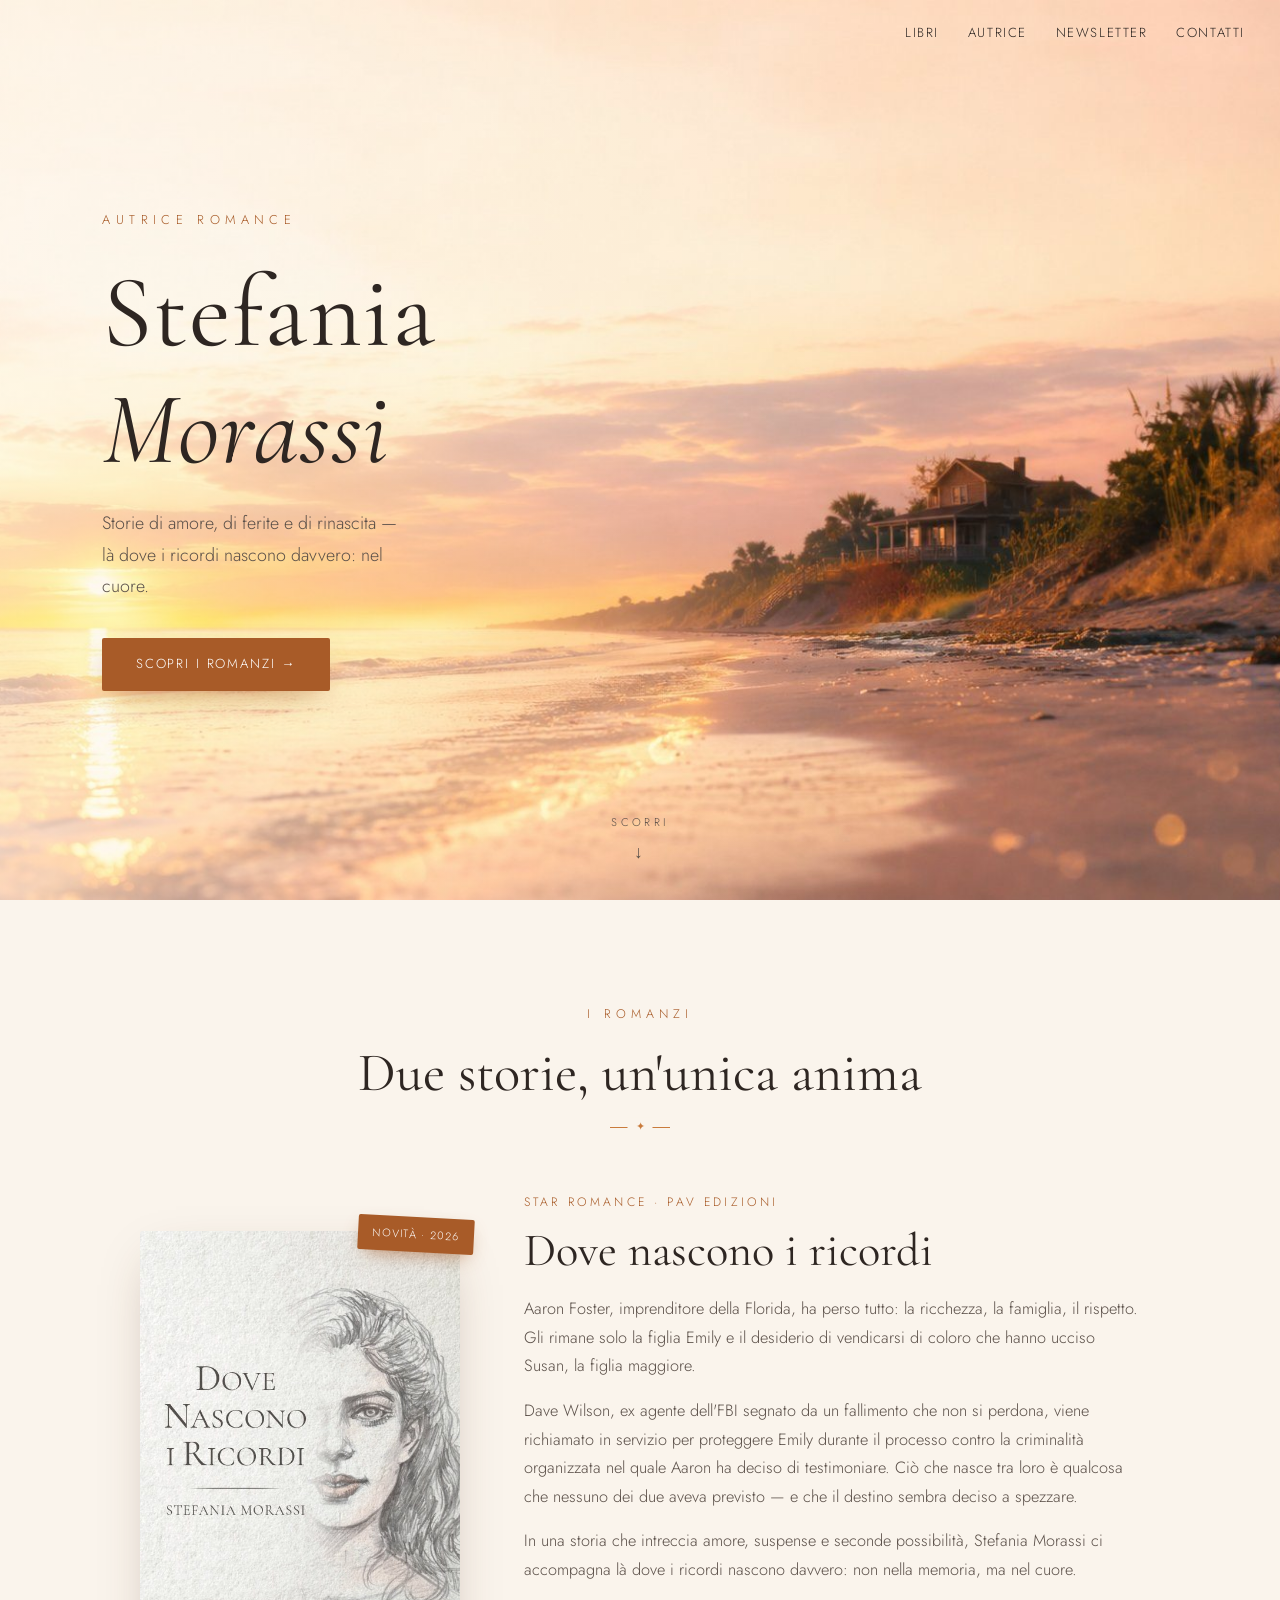
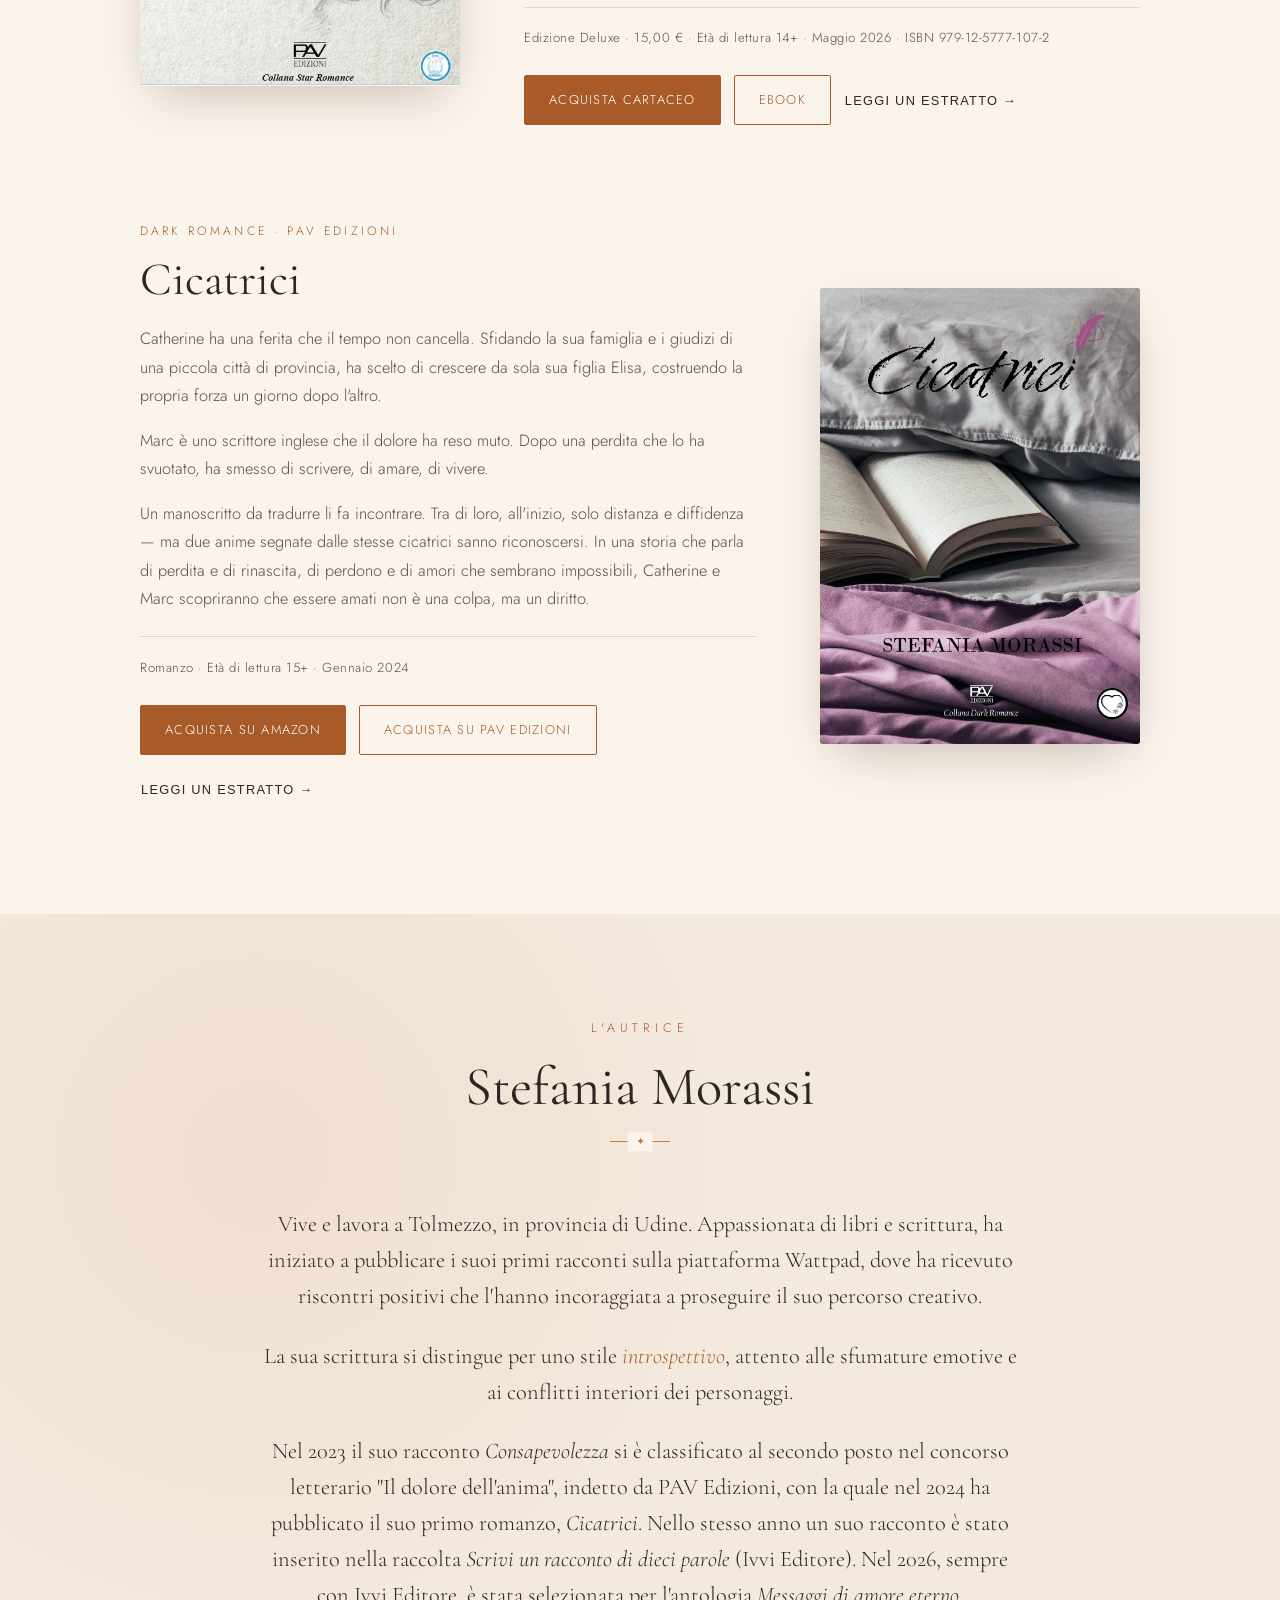
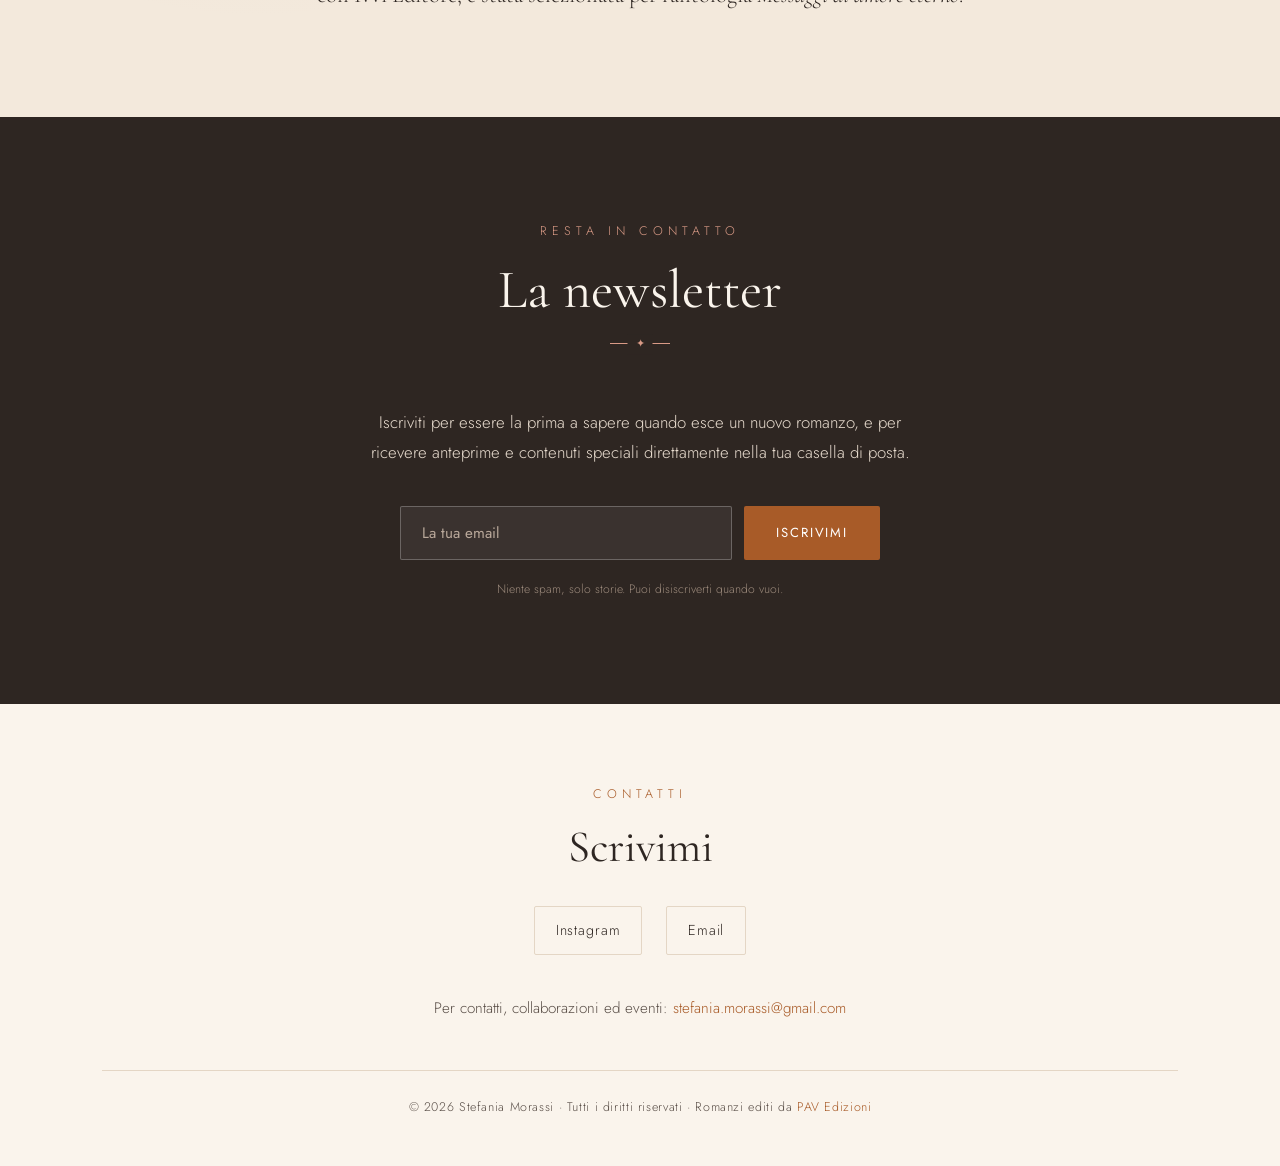
<file: index (17).html>
<!DOCTYPE html>
<html lang="it">
<head>
<meta charset="UTF-8">
<meta name="viewport" content="width=device-width, initial-scale=1.0">
<title>Stefania Morassi — Autrice Romance</title>
<meta name="description" content="Sito ufficiale di Stefania Morassi, autrice di romance pubblicata da PAV Edizioni. Scopri i romanzi Cicatrici e Dove nascono i ricordi.">
<meta name="author" content="Stefania Morassi">

<!-- Open Graph (anteprima sui social) -->
<meta property="og:type" content="website">
<meta property="og:title" content="Stefania Morassi — Autrice Romance">
<meta property="og:description" content="Storie di amore, perdita e rinascita. I romanzi Cicatrici e Dove nascono i ricordi, editi da PAV Edizioni.">
<meta property="og:image" content="images/dove-nascono-i-ricordi.jpg">
<meta property="og:locale" content="it_IT">

<link rel="preconnect" href="https://fonts.googleapis.com">
<link rel="preconnect" href="https://fonts.gstatic.com" crossorigin>
<link href="https://fonts.googleapis.com/css2?family=Cormorant+Garamond:ital,wght@0,400;0,500;0,600;1,400;1,500&family=Marcellus&family=Jost:wght@300;400;500&display=swap" rel="stylesheet">

<style>
  :root {
    --ink: #2e2622;          /* testo principale, bruno scuro */
    --ink-soft: #5a4f48;     /* testo secondario */
    --amber: #c97b3c;        /* accento ambra/tramonto */
    --amber-deep: #a85b28;   /* accento più intenso */
    --rose: #d99a86;         /* rosa cipria */
    --cream: #faf4ec;        /* sfondo chiaro caldo */
    --cream-2: #f3e9dc;      /* sfondo alternato */
    --line: #e4d6c5;         /* linee sottili */
    --shadow: 0 18px 50px -18px rgba(80, 50, 30, 0.35);
  }

  * { margin: 0; padding: 0; box-sizing: border-box; }

  html { scroll-behavior: smooth; }

  body {
    font-family: 'Jost', sans-serif;
    color: var(--ink);
    background: var(--cream);
    line-height: 1.75;
    font-weight: 300;
    overflow-x: hidden;
  }

  h1, h2, h3 { font-weight: normal; line-height: 1.15; }

  /* ---------- NAV ---------- */
  nav {
    position: fixed;
    top: 0; left: 0; right: 0;
    z-index: 100;
    display: flex;
    justify-content: space-between;
    align-items: center;
    padding: 1.1rem 2.2rem;
    transition: background .4s ease, box-shadow .4s ease, padding .4s ease;
  }
  nav.scrolled {
    background: rgba(250, 244, 236, 0.92);
    backdrop-filter: blur(10px);
    box-shadow: 0 2px 20px -10px rgba(80,50,30,.4);
    padding: .7rem 2.2rem;
  }
  nav .brand {
    font-family: 'Marcellus', serif;
    font-size: 1.15rem;
    letter-spacing: .18em;
    text-transform: uppercase;
    color: var(--ink);
    text-decoration: none;
    opacity: 0;
    transition: opacity .4s ease;
  }
  nav.scrolled .brand { opacity: 1; }
  nav .links { display: flex; gap: 1.8rem; }
  nav .links a {
    font-size: .82rem;
    letter-spacing: .12em;
    text-transform: uppercase;
    color: var(--ink);
    text-decoration: none;
    position: relative;
    padding: .2rem 0;
    transition: color .3s;
  }
  nav.scrolled .links a { color: var(--ink); }
  nav .links a::after {
    content: '';
    position: absolute;
    left: 0; bottom: -2px;
    width: 0; height: 1px;
    background: var(--amber-deep);
    transition: width .35s ease;
  }
  nav .links a:hover::after { width: 100%; }
  nav .links a:hover { color: var(--amber-deep); }

  /* Nav su hero: testo scuro perché lo sfondo è chiaro */
  nav:not(.scrolled) .links a { color: var(--ink); text-shadow: 0 1px 6px rgba(255,250,242,.6); }

  .nav-toggle { display: none; }

  /* ---------- HERO ---------- */
  header.hero {
    position: relative;
    min-height: 100vh;
    display: flex;
    flex-direction: column;
    justify-content: center;
    align-items: flex-start;
    padding: 0 8vw;
    background: url('images/sfondo-home.jpg') center 30% / cover no-repeat;
  }
  header.hero::after {
    /* velo chiaro sul lato sinistro per leggibilità del testo scuro */
    content: '';
    position: absolute; inset: 0;
    background: linear-gradient(90deg, rgba(255,251,244,.55) 0%, rgba(255,251,244,.2) 45%, rgba(255,251,244,0) 70%);
    pointer-events: none;
  }
  .hero-content { position: relative; z-index: 2; max-width: 640px; }
  .hero-eyebrow {
    font-family: 'Jost', sans-serif;
    font-size: .8rem;
    letter-spacing: .42em;
    text-transform: uppercase;
    color: var(--amber-deep);
    margin-bottom: 1.4rem;
    opacity: 0;
    animation: fadeUp 1s ease .3s forwards;
  }
  .hero h1 {
    font-family: 'Cormorant Garamond', serif;
    font-size: clamp(3.2rem, 9vw, 6.4rem);
    color: var(--ink);
    letter-spacing: .01em;
    margin-bottom: 1.2rem;
    opacity: 0;
    animation: fadeUp 1s ease .5s forwards;
  }
  .hero h1 .light { display: block; font-style: italic; font-weight: 400; }
  .hero .tagline {
    font-size: 1.12rem;
    color: var(--ink-soft);
    max-width: 30ch;
    margin-bottom: 2.2rem;
    opacity: 0;
    animation: fadeUp 1s ease .7s forwards;
  }
  .hero-cta {
    display: inline-flex;
    align-items: center;
    gap: .7rem;
    background: var(--amber-deep);
    color: #fff;
    text-decoration: none;
    padding: .95rem 2.1rem;
    font-size: .82rem;
    letter-spacing: .14em;
    text-transform: uppercase;
    border-radius: 2px;
    transition: transform .3s ease, background .3s ease, box-shadow .3s ease;
    box-shadow: 0 10px 30px -12px rgba(168,91,40,.7);
    opacity: 0;
    animation: fadeUp 1s ease .9s forwards;
  }
  .hero-cta:hover { background: var(--amber); transform: translateY(-3px); box-shadow: 0 16px 36px -12px rgba(168,91,40,.8); }
  .scroll-hint {
    position: absolute;
    bottom: 2rem; left: 50%;
    transform: translateX(-50%);
    z-index: 2;
    font-size: .7rem;
    letter-spacing: .3em;
    text-transform: uppercase;
    color: var(--ink-soft);
    opacity: 0;
    animation: fadeIn 1s ease 1.4s forwards;
  }
  .scroll-hint span { display: block; text-align: center; font-size: 1.1rem; margin-top: .3rem; animation: bob 2s ease-in-out infinite; }

  @keyframes fadeUp { from { opacity: 0; transform: translateY(24px); } to { opacity: 1; transform: translateY(0); } }
  @keyframes fadeIn { to { opacity: 1; } }
  @keyframes bob { 0%,100% { transform: translateY(0); } 50% { transform: translateY(6px); } }

  /* ---------- SECTIONS ---------- */
  section { padding: 6.5rem 8vw; position: relative; }

  .section-head { text-align: center; max-width: 620px; margin: 0 auto 4rem; }
  .section-head .label {
    font-size: .78rem;
    letter-spacing: .4em;
    text-transform: uppercase;
    color: var(--amber-deep);
    display: block;
    margin-bottom: 1rem;
  }
  .section-head h2 {
    font-family: 'Cormorant Garamond', serif;
    font-size: clamp(2.2rem, 5vw, 3.4rem);
    color: var(--ink);
  }
  .ornament {
    width: 60px; height: 1px;
    background: var(--amber);
    margin: 1.4rem auto 0;
    position: relative;
  }
  .ornament::before {
    content: '✦';
    position: absolute; top: 50%; left: 50%;
    transform: translate(-50%, -50%);
    background: var(--cream);
    color: var(--amber);
    font-size: .7rem;
    padding: 0 .5rem;
  }

  /* ---------- BOOKS ---------- */
  #libri { background: var(--cream); }
  .book {
    display: grid;
    grid-template-columns: 320px 1fr;
    gap: 4rem;
    align-items: center;
    max-width: 1000px;
    margin: 0 auto 6rem;
  }
  .book:last-child { margin-bottom: 0; }
  .book.reverse { grid-template-columns: 1fr 320px; }
  .book.reverse .book-cover { order: 2; }

  .book-cover { position: relative; }
  .book-cover img {
    width: 100%;
    border-radius: 3px;
    box-shadow: var(--shadow);
    display: block;
    transition: transform .5s ease;
  }
  .book-cover:hover img { transform: translateY(-6px) rotate(-1deg); }
  .book-badge {
    position: absolute;
    top: -14px; right: -14px;
    background: var(--amber-deep);
    color: #fff;
    font-size: .68rem;
    letter-spacing: .12em;
    text-transform: uppercase;
    padding: .5rem .9rem;
    border-radius: 2px;
    box-shadow: 0 8px 20px -8px rgba(168,91,40,.8);
    transform: rotate(3deg);
  }

  .book-info .collana {
    font-size: .76rem;
    letter-spacing: .26em;
    text-transform: uppercase;
    color: var(--amber-deep);
    margin-bottom: .8rem;
  }
  .book-info h3 {
    font-family: 'Cormorant Garamond', serif;
    font-size: clamp(2rem, 4vw, 2.9rem);
    color: var(--ink);
    margin-bottom: 1.3rem;
    line-height: 1.05;
  }
  .book-info p.trama {
    color: var(--ink-soft);
    margin-bottom: 1rem;
    font-size: 1.02rem;
  }
  .book-meta {
    font-size: .82rem;
    color: var(--ink-soft);
    letter-spacing: .04em;
    margin: 1.4rem 0 1.6rem;
    padding-top: 1.2rem;
    border-top: 1px solid var(--line);
  }
  .book-actions { display: flex; flex-wrap: wrap; gap: .8rem; }
  .btn {
    display: inline-flex;
    align-items: center;
    gap: .5rem;
    text-decoration: none;
    font-size: .8rem;
    letter-spacing: .1em;
    text-transform: uppercase;
    padding: .8rem 1.5rem;
    border-radius: 2px;
    transition: all .3s ease;
    cursor: pointer;
    border: 1px solid var(--amber-deep);
  }
  .btn-primary { background: var(--amber-deep); color: #fff; }
  .btn-primary:hover { background: var(--amber); border-color: var(--amber); transform: translateY(-2px); }
  .btn-ghost { background: transparent; color: var(--amber-deep); }
  .btn-ghost:hover { background: var(--amber-deep); color: #fff; transform: translateY(-2px); }
  .btn-text { background: transparent; border-color: transparent; color: var(--ink); padding-left: 0; }
  .btn-text:hover { color: var(--amber-deep); }

  /* ---------- ESTRATTO (placeholder) ---------- */
  .estratto-note {
    font-size: .78rem;
    color: var(--ink-soft);
    font-style: italic;
    margin-top: .8rem;
    opacity: .8;
  }

  /* ---------- BIO ---------- */
  #autrice {
    background: var(--cream-2);
    background-image: radial-gradient(circle at 20% 30%, rgba(217,154,134,.12), transparent 40%);
  }
  .bio-wrap { max-width: 760px; margin: 0 auto; text-align: center; }
  .bio-wrap p {
    font-family: 'Cormorant Garamond', serif;
    font-size: 1.4rem;
    color: var(--ink);
    margin-bottom: 1.5rem;
    line-height: 1.6;
  }
  .bio-wrap p:last-of-type { margin-bottom: 0; }
  .bio-wrap .firma {
    font-family: 'Cormorant Garamond', serif;
    font-style: italic;
    font-size: 2rem;
    color: var(--amber-deep);
    margin-top: 2.5rem;
  }
  .bio-highlight { color: var(--amber-deep); font-style: italic; }

  /* ---------- NEWSLETTER ---------- */
  #newsletter {
    background: var(--ink);
    color: var(--cream);
    text-align: center;
  }
  #newsletter .section-head h2 { color: var(--cream); }
  #newsletter .section-head .label { color: var(--rose); }
  #newsletter .ornament { background: var(--rose); }
  #newsletter .ornament::before { background: var(--ink); color: var(--rose); }
  .news-text { max-width: 540px; margin: 0 auto 2.4rem; color: #e8dccf; font-size: 1.05rem; }
  .news-form {
    display: flex;
    gap: .8rem;
    max-width: 480px;
    margin: 0 auto;
    flex-wrap: wrap;
    justify-content: center;
  }
  .news-form input {
    flex: 1;
    min-width: 240px;
    padding: .95rem 1.3rem;
    border: 1px solid rgba(255,255,255,.25);
    background: rgba(255,255,255,.06);
    color: #fff;
    font-family: 'Jost', sans-serif;
    font-size: .95rem;
    border-radius: 2px;
  }
  .news-form input::placeholder { color: #b9a89a; }
  .news-form input:focus { outline: none; border-color: var(--rose); }
  .news-form button {
    padding: .95rem 2rem;
    background: var(--amber-deep);
    color: #fff;
    border: none;
    font-family: 'Jost', sans-serif;
    font-size: .82rem;
    letter-spacing: .14em;
    text-transform: uppercase;
    border-radius: 2px;
    cursor: pointer;
    transition: background .3s ease, transform .3s ease;
  }
  .news-form button:hover { background: var(--amber); transform: translateY(-2px); }
  .news-mini { font-size: .76rem; color: #9c8a7c; margin-top: 1.2rem; }

  /* ---------- CONTATTI / FOOTER ---------- */
  footer {
    background: var(--cream);
    text-align: center;
    padding: 5rem 8vw 3rem;
  }
  footer .label {
    font-size: .78rem;
    letter-spacing: .4em;
    text-transform: uppercase;
    color: var(--amber-deep);
    margin-bottom: 1rem;
  }
  footer h2 {
    font-family: 'Cormorant Garamond', serif;
    font-size: clamp(2rem, 4vw, 2.8rem);
    margin-bottom: 2rem;
    color: var(--ink);
  }
  .socials { display: flex; gap: 1.5rem; justify-content: center; margin-bottom: 2.5rem; flex-wrap: wrap; }
  .socials a {
    display: inline-flex;
    align-items: center;
    gap: .5rem;
    color: var(--ink);
    text-decoration: none;
    font-size: .9rem;
    letter-spacing: .06em;
    padding: .7rem 1.3rem;
    border: 1px solid var(--line);
    border-radius: 2px;
    transition: all .3s ease;
  }
  .socials a:hover { border-color: var(--amber-deep); color: var(--amber-deep); transform: translateY(-2px); }
  .footer-contact { color: var(--ink-soft); font-size: .95rem; margin-bottom: .4rem; }
  .footer-contact a { color: var(--amber-deep); text-decoration: none; }
  .footer-contact a:hover { text-decoration: underline; }
  .copyright {
    margin-top: 3rem;
    padding-top: 1.6rem;
    border-top: 1px solid var(--line);
    font-size: .78rem;
    color: var(--ink-soft);
    letter-spacing: .05em;
  }
  .copyright .pav { color: var(--amber-deep); }

  /* ---------- MODAL ESTRATTO ---------- */
  .modal {
    display: none;
    position: fixed; inset: 0;
    z-index: 200;
    background: rgba(46,38,34,.6);
    backdrop-filter: blur(4px);
    justify-content: center;
    align-items: center;
    padding: 2rem;
  }
  .modal.open { display: flex; }
  .modal-box {
    background: var(--cream);
    max-width: 640px;
    width: 100%;
    max-height: 82vh;
    overflow-y: auto;
    padding: 3rem;
    border-radius: 4px;
    position: relative;
    box-shadow: 0 30px 80px -20px rgba(0,0,0,.5);
  }
  .modal-box h3 {
    font-family: 'Cormorant Garamond', serif;
    font-size: 2rem;
    color: var(--ink);
    margin-bottom: .4rem;
  }
  .modal-box .modal-sub { font-size: .8rem; letter-spacing: .2em; text-transform: uppercase; color: var(--amber-deep); margin-bottom: 1.8rem; }
  .modal-box p { color: var(--ink-soft); margin-bottom: 1rem; font-size: 1.02rem; }
  .modal-close {
    position: absolute; top: 1.2rem; right: 1.4rem;
    background: none; border: none;
    font-size: 1.8rem; color: var(--ink-soft);
    cursor: pointer; line-height: 1;
    transition: color .3s;
  }
  .modal-close:hover { color: var(--amber-deep); }
  .modal-placeholder {
    font-style: italic;
    color: var(--ink-soft);
    background: var(--cream-2);
    padding: 1.5rem;
    border-radius: 3px;
    border-left: 3px solid var(--amber);
  }
  .estratto-body { margin-top: .5rem; }
  .estratto-body p {
    font-family: 'Cormorant Garamond', serif;
    font-size: 1.18rem;
    line-height: 1.7;
    color: var(--ink);
    margin-bottom: 1rem;
  }
  .estratto-body .estratto-nota {
    font-family: 'Jost', sans-serif;
    font-style: italic;
    font-size: .92rem;
    color: var(--amber-deep);
    background: var(--cream-2);
    padding: .9rem 1.1rem;
    border-left: 3px solid var(--amber);
    border-radius: 2px;
    margin: 1.6rem 0 1.4rem;
    line-height: 1.55;
  }
  .estratto-body .estratto-nota:first-child { margin-top: 0; }
  .estratto-body .estratto-cit {
    text-align: center;
    font-size: 1.1rem;
    color: var(--ink-soft);
    padding: 0 1rem;
    margin-bottom: 1.4rem;
  }
  .estratto-body .estratto-fine {
    font-family: 'Jost', sans-serif;
    font-style: italic;
    font-size: .9rem;
    color: var(--ink-soft);
    text-align: center;
    margin-top: 2rem;
    padding-top: 1.4rem;
    border-top: 1px solid var(--line);
  }
  .modal-actions { margin-top: 1.8rem; text-align: center; }

  /* ---------- REVEAL ON SCROLL ---------- */
  .reveal { opacity: 0; transform: translateY(40px); transition: opacity .9s ease, transform .9s ease; }
  .reveal.visible { opacity: 1; transform: translateY(0); }

  /* ---------- RESPONSIVE ---------- */
  @media (max-width: 820px) {
    nav { padding: 1rem 1.4rem; }
    nav.scrolled { padding: .7rem 1.4rem; }
    nav .links { gap: 1rem; }
    nav .links a { font-size: .72rem; }
    header.hero { padding: 0 7vw; background-position: center 40%; }
    header.hero::after { background: linear-gradient(180deg, rgba(255,251,244,.3) 0%, rgba(255,251,244,.55) 100%); }
    section { padding: 4.5rem 7vw; }
    .book, .book.reverse { grid-template-columns: 1fr; gap: 2rem; max-width: 420px; }
    .book.reverse .book-cover { order: 0; }
    .book-cover { max-width: 260px; margin: 0 auto; }
    .book-info { text-align: center; }
    .book-meta { text-align: left; }
    .book-actions { justify-content: center; }
    .bio-wrap p { font-size: 1.2rem; }
    .modal-box { padding: 2rem 1.5rem; }
  }
  @media (max-width: 480px) {
    nav .brand { display: none; }
    .hero h1 { font-size: 3rem; }
    .news-form input { min-width: 100%; }
  }
</style>
</head>
<body>

<!-- NAV -->
<nav id="nav">
  <a href="#home" class="brand">Stefania Morassi</a>
  <div class="links">
    <a href="#libri">Libri</a>
    <a href="#autrice">Autrice</a>
    <a href="#newsletter">Newsletter</a>
    <a href="#contatti">Contatti</a>
  </div>
</nav>

<!-- HERO -->
<header class="hero" id="home">
  <div class="hero-content">
    <div class="hero-eyebrow">Autrice Romance</div>
    <h1>Stefania<span class="light">Morassi</span></h1>
    <p class="tagline">Storie di amore, di ferite e di rinascita — là dove i ricordi nascono davvero: nel cuore.</p>
    <a href="#libri" class="hero-cta">Scopri i romanzi →</a>
  </div>
  <div class="scroll-hint">Scorri<span>↓</span></div>
</header>

<!-- LIBRI -->
<section id="libri">
  <div class="section-head reveal">
    <span class="label">I Romanzi</span>
    <h2>Due storie, un'unica anima</h2>
    <div class="ornament"></div>
  </div>

  <!-- Libro 1: Dove nascono i ricordi (novità) -->
  <article class="book reveal">
    <div class="book-cover">
      <span class="book-badge">Novità · 2026</span>
      <img src="images/dove-nascono-i-ricordi.jpg" alt="Copertina del romanzo Dove nascono i ricordi di Stefania Morassi">
    </div>
    <div class="book-info">
      <div class="collana">Star Romance · PAV Edizioni</div>
      <h3>Dove nascono i ricordi</h3>
      <p class="trama">Aaron Foster, imprenditore della Florida, ha perso tutto: la ricchezza, la famiglia, il rispetto. Gli rimane solo la figlia Emily e il desiderio di vendicarsi di coloro che hanno ucciso Susan, la figlia maggiore.</p>
      <p class="trama">Dave Wilson, ex agente dell'FBI segnato da un fallimento che non si perdona, viene richiamato in servizio per proteggere Emily durante il processo contro la criminalità organizzata nel quale Aaron ha deciso di testimoniare. Ciò che nasce tra loro è qualcosa che nessuno dei due aveva previsto — e che il destino sembra deciso a spezzare.</p>
      <p class="trama">In una storia che intreccia amore, suspense e seconde possibilità, Stefania Morassi ci accompagna là dove i ricordi nascono davvero: non nella memoria, ma nel cuore.</p>
      <div class="book-meta">Edizione Deluxe · 15,00 € · Età di lettura 14+ · Maggio 2026 · ISBN 979-12-5777-107-2</div>
      <div class="book-actions">
        <a href="https://www.amazon.it/DOVE-NASCONO-RICORDI-PAV-Editore/dp/B0H2CR21VF/" target="_blank" rel="noopener" class="btn btn-primary">Acquista cartaceo</a>
        <a href="https://www.amazon.it/DOVE-NASCONO-RICORDI-PAV-Editore-ebook/dp/B0H28YP8SX/" target="_blank" rel="noopener" class="btn btn-ghost">Ebook</a>
        <button class="btn btn-text" onclick="openModal('modal-dnr')">Leggi un estratto →</button>
      </div>
    </div>
  </article>

  <!-- Libro 2: Cicatrici -->
  <article class="book reverse reveal">
    <div class="book-cover">
      <img src="images/cicatrici.jpg" alt="Copertina del romanzo Cicatrici di Stefania Morassi">
    </div>
    <div class="book-info">
      <div class="collana">Dark Romance · PAV Edizioni</div>
      <h3>Cicatrici</h3>
      <p class="trama">Catherine ha una ferita che il tempo non cancella. Sfidando la sua famiglia e i giudizi di una piccola città di provincia, ha scelto di crescere da sola sua figlia Elisa, costruendo la propria forza un giorno dopo l'altro.</p>
      <p class="trama">Marc è uno scrittore inglese che il dolore ha reso muto. Dopo una perdita che lo ha svuotato, ha smesso di scrivere, di amare, di vivere.</p>
      <p class="trama">Un manoscritto da tradurre li fa incontrare. Tra di loro, all'inizio, solo distanza e diffidenza — ma due anime segnate dalle stesse cicatrici sanno riconoscersi. In una storia che parla di perdita e di rinascita, di perdono e di amori che sembrano impossibili, Catherine e Marc scopriranno che essere amati non è una colpa, ma un diritto.</p>
      <div class="book-meta">Romanzo · Età di lettura 15+ · Gennaio 2024</div>
      <div class="book-actions">
        <a href="https://www.amazon.it/CICATRICI-PAV-edizioni-editore/dp/B0CS6XB6QN/" target="_blank" rel="noopener" class="btn btn-primary">Acquista su Amazon</a>
        <a href="https://pavedizioni.it/prodotto/cicatrici" target="_blank" rel="noopener" class="btn btn-ghost">Acquista su PAV Edizioni</a>
        <button class="btn btn-text" onclick="openModal('modal-cic')">Leggi un estratto →</button>
      </div>
    </div>
  </article>
</section>

<!-- AUTRICE -->
<section id="autrice">
  <div class="section-head reveal">
    <span class="label">L'Autrice</span>
    <h2>Stefania Morassi</h2>
    <div class="ornament"></div>
  </div>
  <div class="bio-wrap reveal">
    <p>Vive e lavora a Tolmezzo, in provincia di Udine. Appassionata di libri e scrittura, ha iniziato a pubblicare i suoi primi racconti sulla piattaforma Wattpad, dove ha ricevuto riscontri positivi che l'hanno incoraggiata a proseguire il suo percorso creativo.</p>
    <p>La sua scrittura si distingue per uno stile <span class="bio-highlight">introspettivo</span>, attento alle sfumature emotive e ai conflitti interiori dei personaggi.</p>
    <p>Nel 2023 il suo racconto <em>Consapevolezza</em> si è classificato al secondo posto nel concorso letterario "Il dolore dell'anima", indetto da PAV Edizioni, con la quale nel 2024 ha pubblicato il suo primo romanzo, <em>Cicatrici</em>. Nello stesso anno un suo racconto è stato inserito nella raccolta <em>Scrivi un racconto di dieci parole</em> (Ivvi Editore). Nel 2026, sempre con Ivvi Editore, è stata selezionata per l'antologia <em>Messaggi di amore eterno</em>.</p>
  </div>
</section>

<!-- NEWSLETTER -->
<section id="newsletter">
  <div class="section-head reveal">
    <span class="label">Resta in contatto</span>
    <h2>La newsletter</h2>
    <div class="ornament"></div>
  </div>
  <p class="news-text reveal">Iscriviti per essere la prima a sapere quando esce un nuovo romanzo, e per ricevere anteprime e contenuti speciali direttamente nella tua casella di posta.</p>
  <form class="news-form reveal" onsubmit="return newsletterSubmit(event)">
    <input type="email" placeholder="La tua email" required aria-label="La tua email">
    <button type="submit">Iscrivimi</button>
  </form>
  <p class="news-mini reveal">Niente spam, solo storie. Puoi disiscriverti quando vuoi.</p>
</section>

<!-- CONTATTI / FOOTER -->
<footer id="contatti">
  <div class="label reveal">Contatti</div>
  <h2 class="reveal">Scrivimi</h2>
  <div class="socials reveal">
    <a href="https://www.instagram.com/s.morassi/" target="_blank" rel="noopener">Instagram</a>
    <a href="mailto:stefania.morassi@gmail.com">Email</a>
  </div>
  <p class="footer-contact reveal">Per contatti, collaborazioni ed eventi: <a href="mailto:stefania.morassi@gmail.com">stefania.morassi@gmail.com</a></p>
  <div class="copyright">
    © <span id="year"></span> Stefania Morassi · Tutti i diritti riservati · Romanzi editi da <span class="pav">PAV Edizioni</span>
  </div>
</footer>

<!-- MODALI ESTRATTI -->
<div class="modal" id="modal-dnr">
  <div class="modal-box">
    <button class="modal-close" onclick="closeModal('modal-dnr')">&times;</button>
    <h3>Dove nascono i ricordi</h3>
    <div class="modal-sub">Estratto</div>
    <div class="estratto-body">
<p class="estratto-nota">Dall'inizio del romanzo. Il direttore Carter si presenta da Dave Wilson, ex agente dell'FBI, per chiedergli di tornare in servizio.</p>

<p>«Mi conosce, Wilson, se non fosse davvero importante non sarei mai venuto fin qui a chiedere il suo aiuto. Ma in questa indagine abbiamo investito tanto, lei lo sa, e ora che finalmente siamo giunti al processo non posso permettere che tutto venga gettato alle ortiche.»</p>
<p>«La capisco direttore, dico sul serio, ma io ormai non appartengo più a quel mondo. Sono cinque anni che ne ho preso le distanze e ho giurato a me stesso che non sarei più tornato indietro.»</p>
<p>Il direttore Carter, un uomo sulla sessantina piuttosto corpulento, guardò con attenzione Dave e, dopo un attimo di riflessione, parlò di nuovo: «So bene ciò che è accaduto, e so anche che si sente responsabile, ma non deve. Il nostro mestiere comporta dei rischi e&hellip;».</p>
<p>«Quello che lei chiama rischio è stato un colossale errore che poteva essere evitato», lo interruppe Dave accalorandosi, «se solo avessi seguito il mio istinto invece di ubbidire a un ordine che sapevo essere sbagliato. E lei lo sa bene.»</p>
<p>«Ha solo seguito la procedura», insistette ancora il direttore.</p>
<p>«Già, la procedura&hellip; e questo ha portato alla morte della ragazza», concluse amareggiato Dave.</p>

<p class="estratto-nota">Dave accetta l'incarico e porta Emily, la figlia del testimone, in un cottage isolato sulla costa della Florida. Per non destare sospetti, in paese si fingono una coppia in vacanza&hellip; e qualcosa, tra loro, comincia a incrinarsi.</p>

<p>Appena furono all'esterno lei cercò di liberarsi, ma lui rafforzò la presa. «Ti prego non fare scenate», le sussurrò all'orecchio. «Sono sicuro che quel tipo ora ci sta guardando.»</p>
<p>Emily si voltò quel tanto che bastava per controllare, quindi si sporse a dargli un bacio sulla guancia, strusciandosi leggermente su di lui.</p>
<p>«Cosa diavolo stai facendo?» sibilò Dave, più sorpreso che arrabbiato.</p>
<p>«Avevi ragione: ci sta guardando e io cerco di essere credibile.»</p>
<p>Emily aveva capito benissimo qual era il motivo per cui Dave l'aveva definita "la sua fidanzata", ciononostante ne era rimasta lusingata, e quando le aveva afferrato la mano aveva provato un leggero turbamento. Ora gli sedeva accanto, mentre lui guidava verso casa e, di tanto in tanto, ne sbirciava il profilo, chiedendosi se per caso non si stesse invaghendo o, peggio ancora, innamorando.</p>

<p class="estratto-nota">Con il passare dei giorni, tra i due nasce una confidenza inattesa.</p>

<p>«A volte, semplicemente, l'amore finisce e ti accorgi che chi ti sta accanto è diventato un estraneo», osservò Emily.</p>
<p>«Sembra che tu parli per esperienza.»</p>
<p>«Il matrimonio tra mio padre e mia madre, credo sia stato un buon matrimonio, ma tra loro non ho mai percepito un gran trasporto o un'intesa particolare, e spesso mi sono chiesta quanto, in realtà, si amassero.»</p>
<p>«Mi dispiace», commentò Dave, stringendole la mano. Lei ricambiò, grata di quel contatto.</p>

<p class="estratto-fine">L'estratto finisce qui. La storia continua tra le pagine di <em>Dove nascono i ricordi</em>.</p>
    </div>
    <div class="modal-actions">
      <a href="https://www.amazon.it/DOVE-NASCONO-RICORDI-PAV-Editore/dp/B0H2CR21VF/" target="_blank" rel="noopener" class="btn btn-primary">Acquista il libro</a>
    </div>
  </div>
</div>

<div class="modal" id="modal-cic">
  <div class="modal-box">
    <button class="modal-close" onclick="closeModal('modal-cic')">&times;</button>
    <h3>Cicatrici</h3>
    <div class="modal-sub">Estratto</div>
    <div class="estratto-body">
<p class="estratto-nota">Dall'inizio del romanzo. Catherine custodisce un biglietto di sua nonna.</p>

<p class="estratto-cit"><em>La vita è per il dieci per cento cosa ti accade e per il novanta per cento come reagisci.</em><br>&mdash; Charles R. Swindoll</p>
<p>Catherine ripiegò il biglietto, ormai sgualcito per le innumerevoli volte che lo aveva aperto e letto, e lo ripose con cura nel portagioie in cui conservava i ricordi più cari di sua nonna: la sua fede nuziale, i suoi orecchini di madreperla e numerose fotografie che la ritraevano prima ragazza, poi donna, moglie, madre e infine nonna. Quelle poche parole scritte con una calligrafia minuta ed elegante, com'era stata lei, rappresentavano per Catherine più di un regalo: erano una regola di vita!</p>
<p>Con un sospiro chiuse il portagioie e lo ripose nell'ultimo scatolone. Poi, in punta di piedi si diresse verso la camera dove dormiva il "dieci per cento" della sua vita: sua figlia Elisa.</p>

<p class="estratto-nota">Lontano da lei, in Inghilterra, Marc &mdash; uno scrittore che il dolore ha allontanato dalla vita &mdash; ha appena ripreso a scrivere. Il suo manoscritto custodisce parole che Catherine, incaricata di tradurlo, sentirà stranamente proprie.</p>

<p>Quanto dura un attimo? Ve lo siete mai chiesti? Secondi? Minuti? Un battito di ciglia? Eppure è una parola che usiamo spesso, addirittura ne abusiamo: "Aspetta un attimo&hellip; dammi un attimo&hellip; hai un attimo?"</p>
<p>Quell'attimo significa tutto e niente. Può cambiarti l'esistenza, può nascondersi dietro a uno sguardo, un sorriso, una parola appena sussurrata, una mano tesa&hellip;</p>
<p>Ci sono attimi che aspettiamo per tutta la vita e che non arrivano mai, altri che non vorremmo mai vivere e che invece ci piombano addosso annientandoci&hellip; Ci sono attimi eterni che sembrano non passare e altri che sono talmente fugaci che ci pare di non averli neppure vissuti. Io li ho incontrati entrambi, anzi sono convinto che per tutti sia così, perché la vita è questo: una successione di attimi, di istanti unici e irripetibili. Pensateci!</p>

<p class="estratto-nota">Dopo un primo, burrascoso incontro con Catherine, Marc si ritrova a provare qualcosa che non sentiva da tempo.</p>

<p>Marc era arrabbiato. Per la prima volta dopo tanto tempo provava un sentimento diverso dalla compassione per se stesso, e quella rabbia lo faceva sentire stranamente vivo, aumentando per questo i suoi sensi di colpa.</p>
<p>Seguito da Spike, corse per chilometri fino a sentire i polmoni bruciare per lo sforzo e la mancanza d'aria. Allora si fermò, accorgendosi solo in quel momento di essere arrivato al faro di Falmouth, dove lui e Brian si recavano spesso a guardare le navi in lontananza. Ricordare faceva male, ma non poteva evitarlo.</p>

<p class="estratto-fine">L'estratto finisce qui. La storia continua tra le pagine di <em>Cicatrici</em>.</p>
    </div>
    <div class="modal-actions">
      <a href="https://www.amazon.it/CICATRICI-PAV-edizioni-editore/dp/B0CS6XB6QN/" target="_blank" rel="noopener" class="btn btn-primary">Acquista il libro</a>
    </div>
  </div>
</div>

<script>
  // Anno corrente
  document.getElementById('year').textContent = new Date().getFullYear();

  // Nav che cambia allo scroll
  const nav = document.getElementById('nav');
  window.addEventListener('scroll', () => {
    if (window.scrollY > 60) nav.classList.add('scrolled');
    else nav.classList.remove('scrolled');
  });

  // Reveal on scroll
  const io = new IntersectionObserver((entries) => {
    entries.forEach(e => { if (e.isIntersecting) e.target.classList.add('visible'); });
  }, { threshold: 0.15 });
  document.querySelectorAll('.reveal').forEach(el => io.observe(el));

  // Modali estratto
  function openModal(id) { document.getElementById(id).classList.add('open'); document.body.style.overflow = 'hidden'; }
  function closeModal(id) { document.getElementById(id).classList.remove('open'); document.body.style.overflow = ''; }
  document.querySelectorAll('.modal').forEach(m => {
    m.addEventListener('click', (e) => { if (e.target === m) { m.classList.remove('open'); document.body.style.overflow = ''; } });
  });
  document.addEventListener('keydown', (e) => {
    if (e.key === 'Escape') document.querySelectorAll('.modal.open').forEach(m => { m.classList.remove('open'); document.body.style.overflow = ''; });
  });

  // Newsletter (placeholder finché non si collega Mailchimp/MailerLite)
  function newsletterSubmit(e) {
    e.preventDefault();
    const input = e.target.querySelector('input');
    alert('Grazie! L\'iscrizione alla newsletter sarà attiva a breve. Torna presto a trovarci.');
    input.value = '';
    return false;
  }
</script>
</body>
</html>
</file>
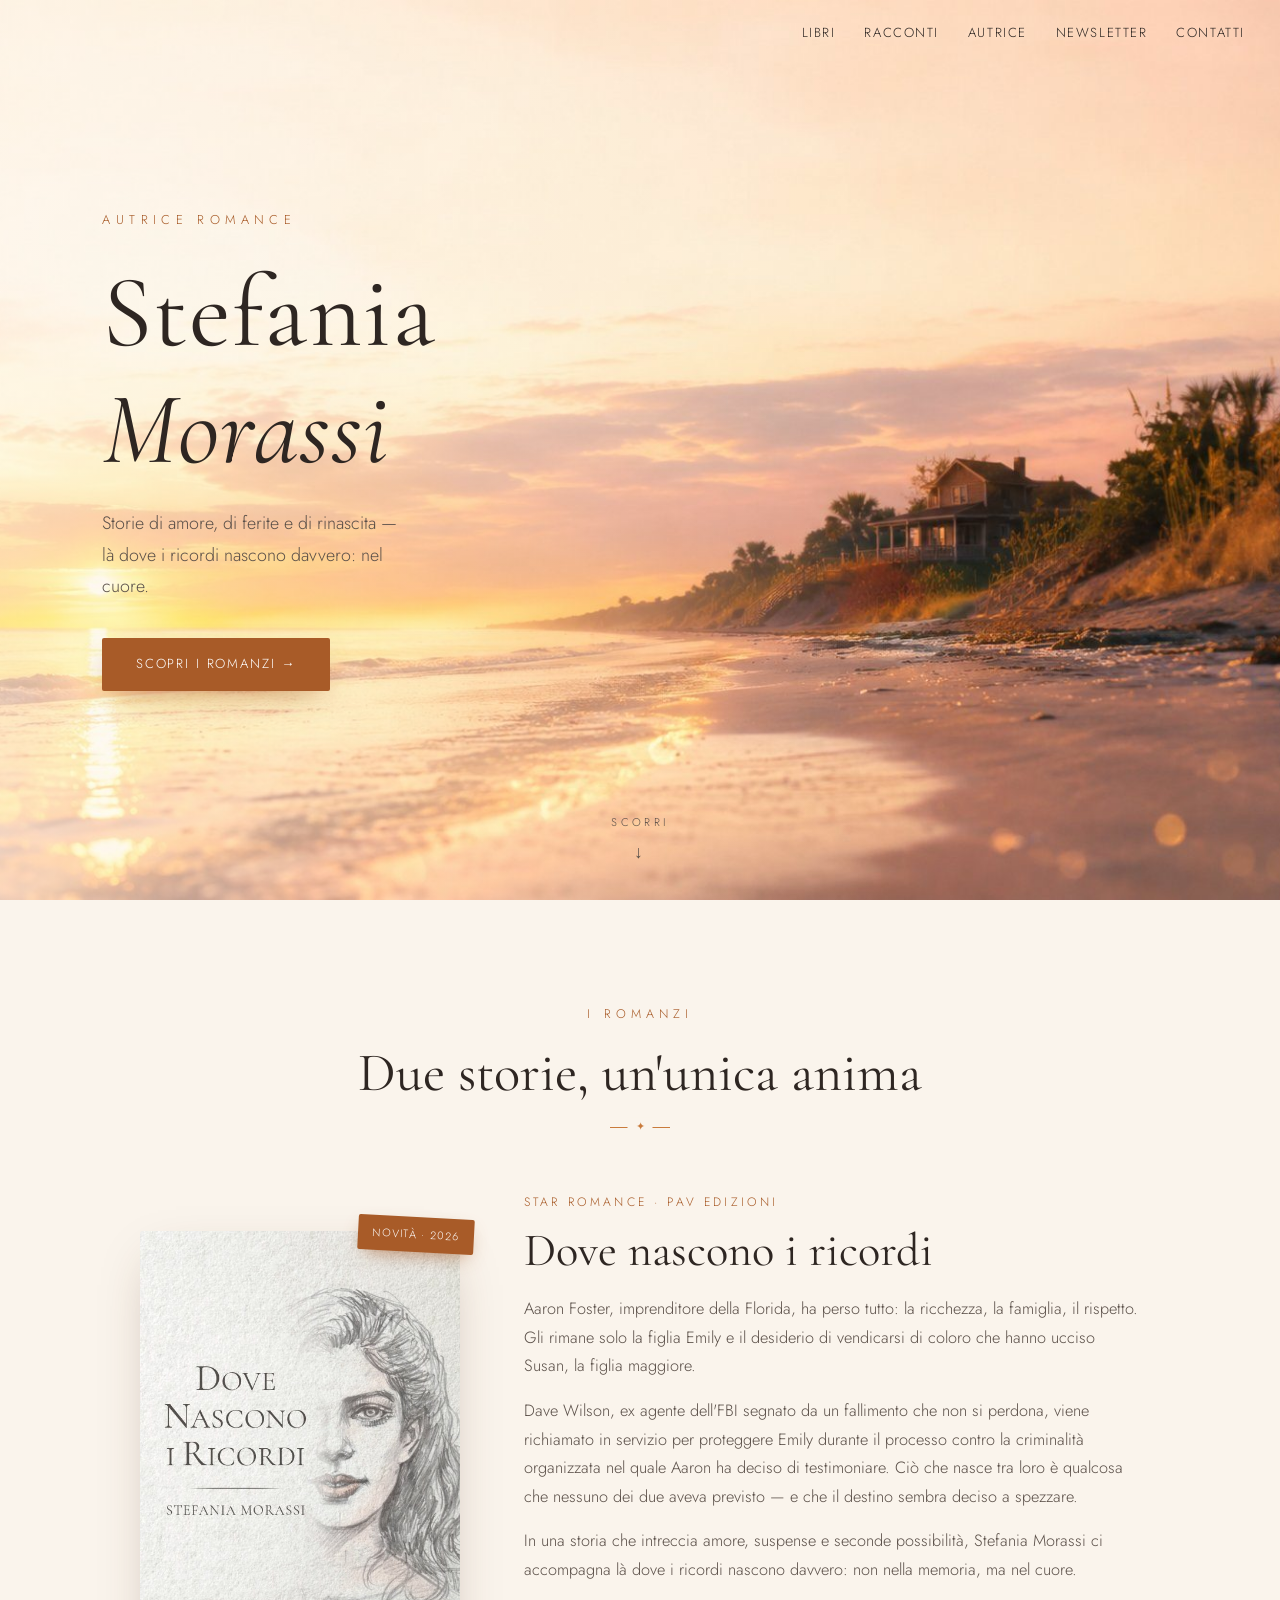
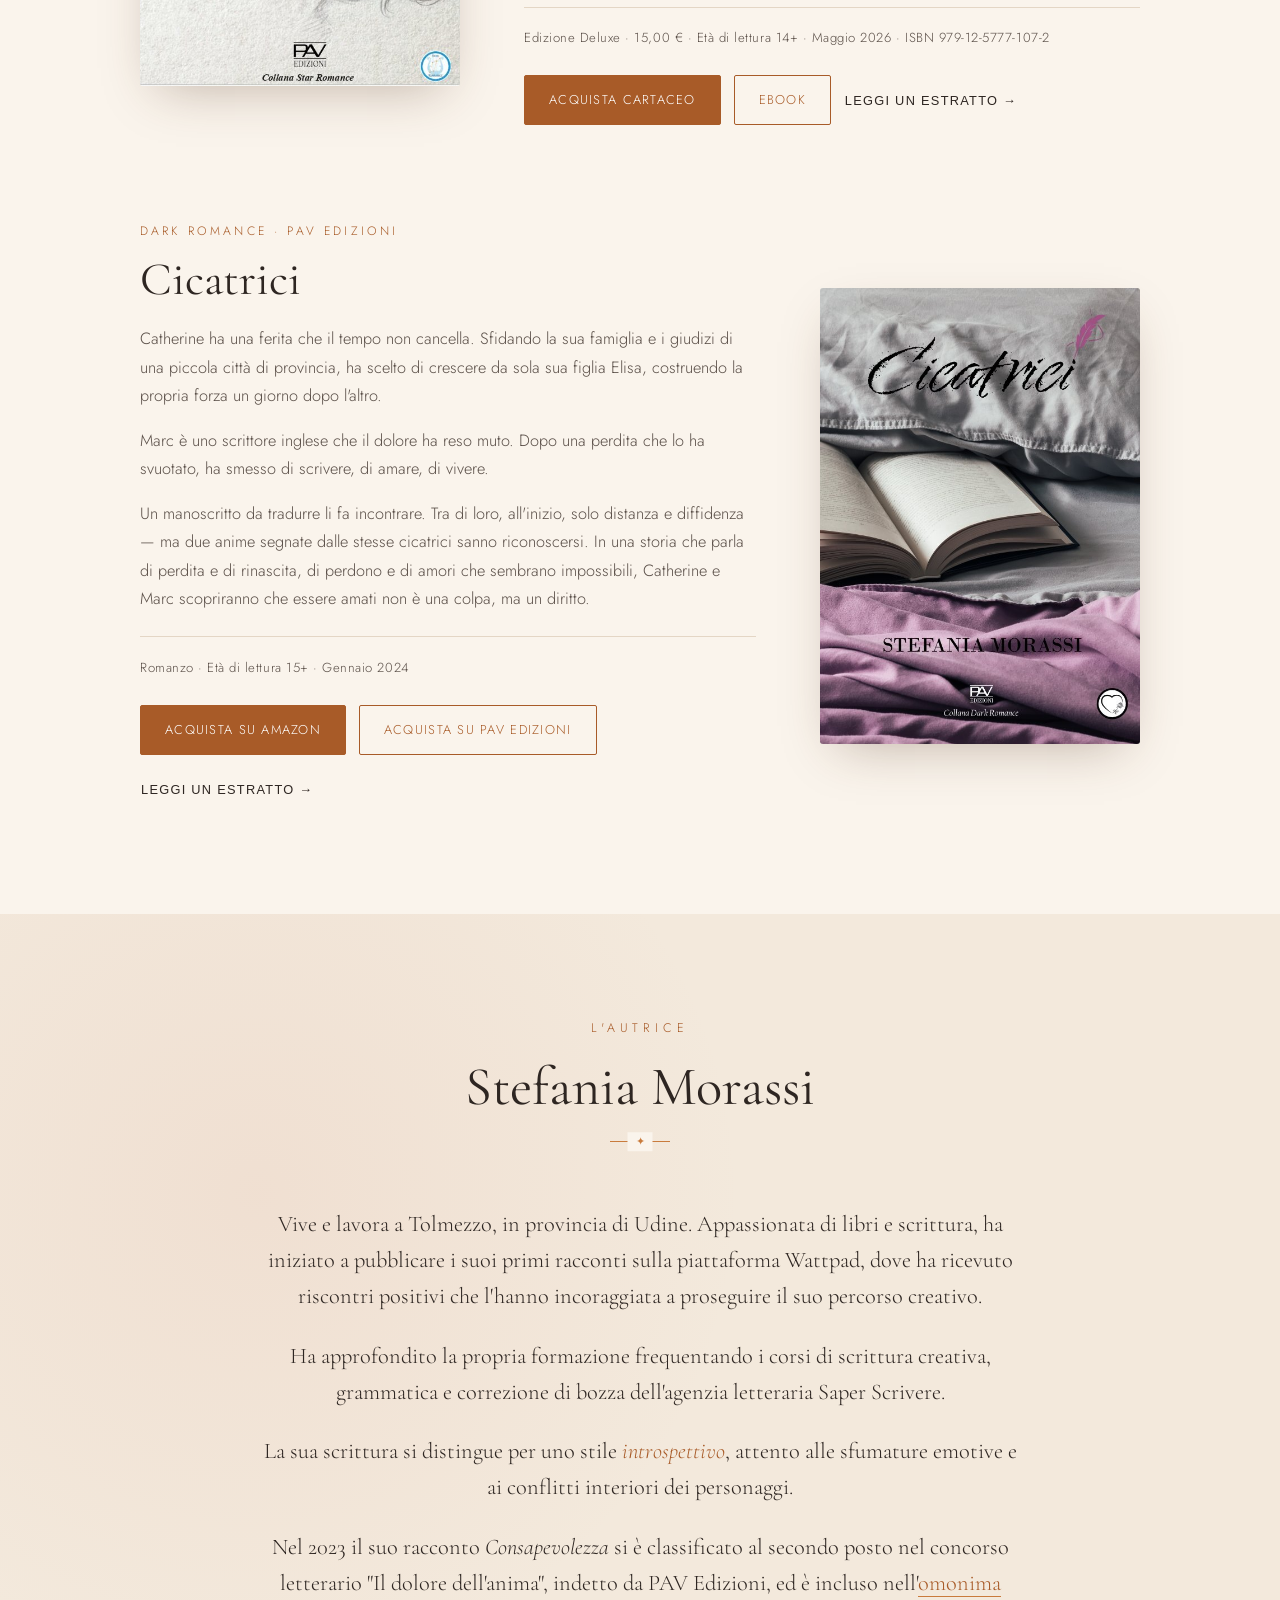
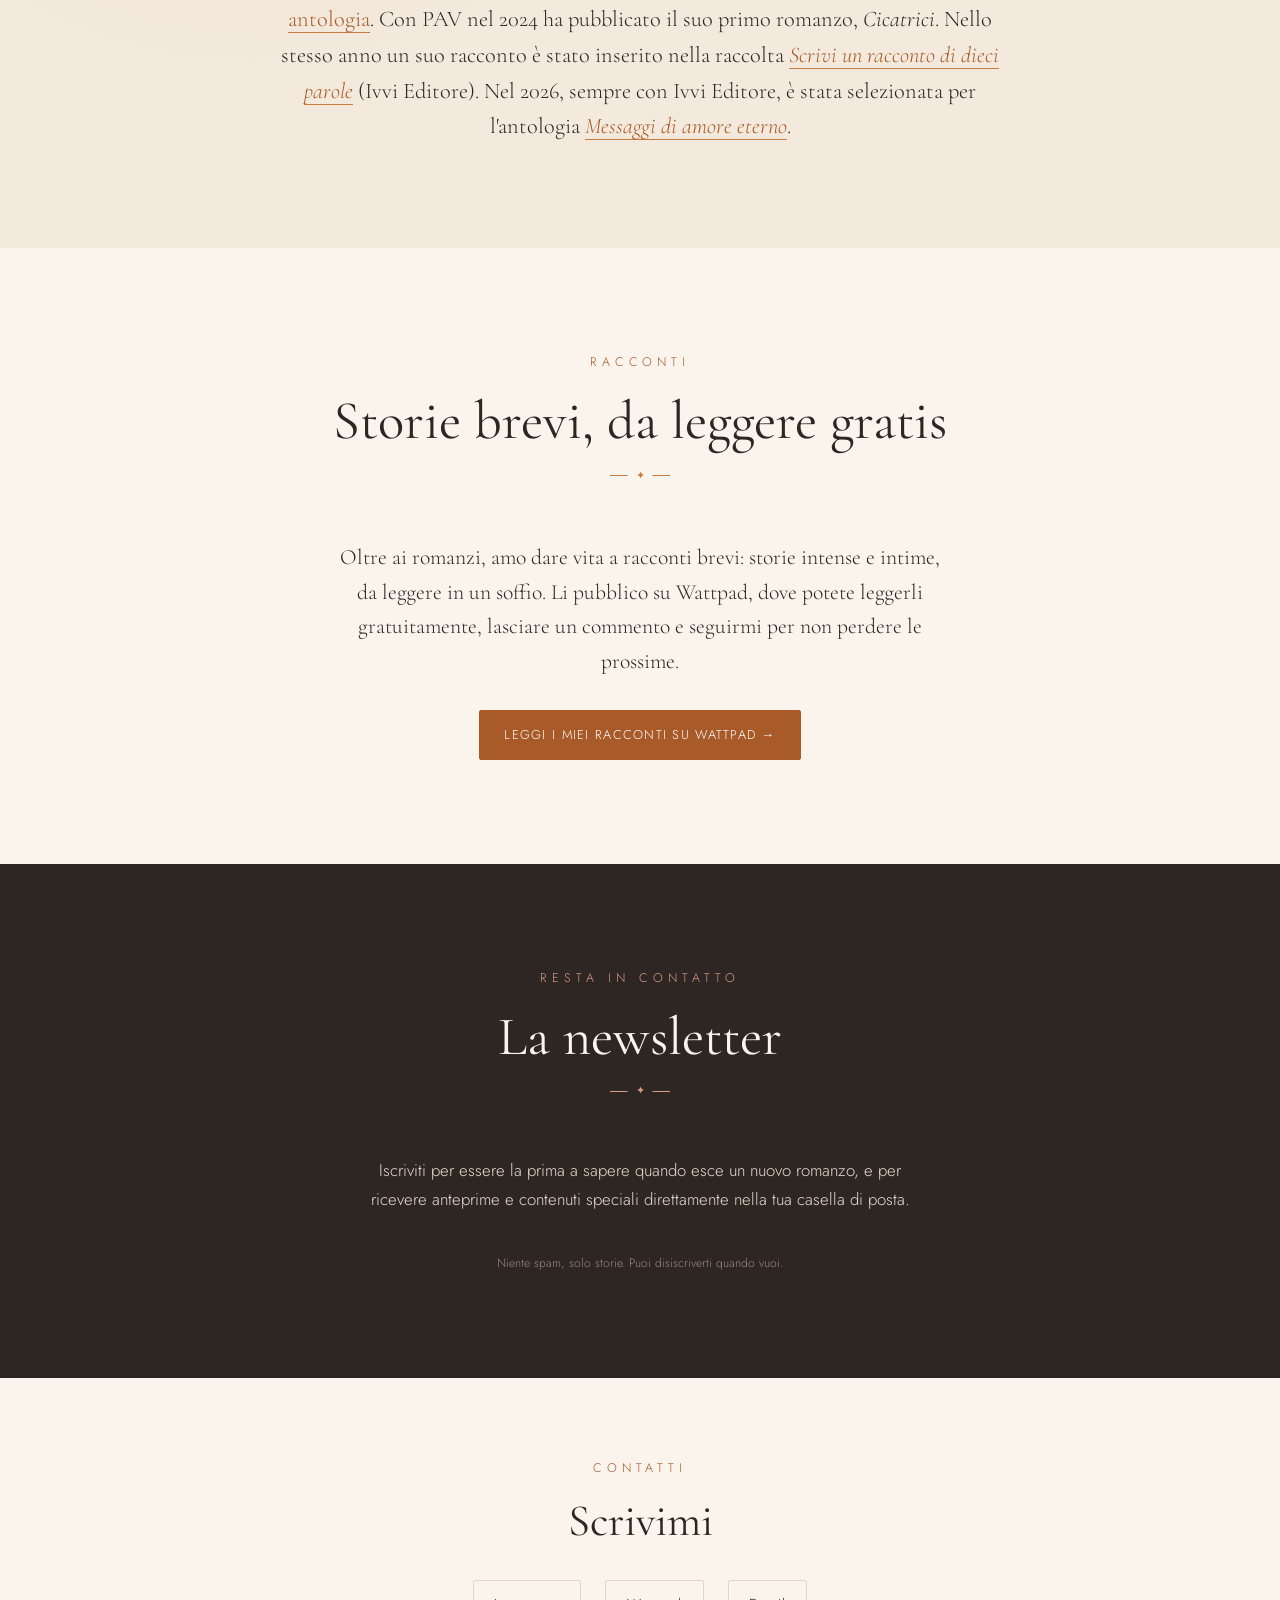
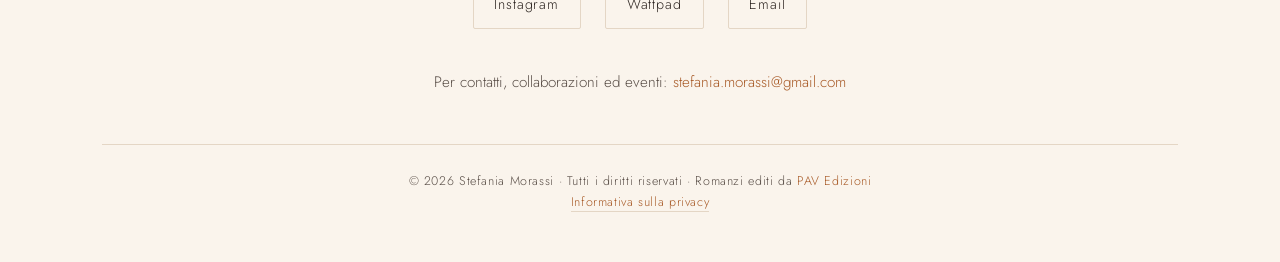
<file: index (18).html>
<!DOCTYPE html>
<html lang="it">
<head>
<meta charset="UTF-8">
<meta name="viewport" content="width=device-width, initial-scale=1.0">
<title>Stefania Morassi — Autrice Romance</title>
<meta name="description" content="Sito ufficiale di Stefania Morassi, autrice di romance pubblicata da PAV Edizioni. Scopri i romanzi Cicatrici e Dove nascono i ricordi.">
<meta name="author" content="Stefania Morassi">

<!-- Open Graph (anteprima sui social) -->
<meta property="og:type" content="website">
<meta property="og:title" content="Stefania Morassi — Autrice Romance">
<meta property="og:description" content="Storie di amore, perdita e rinascita. I romanzi Cicatrici e Dove nascono i ricordi, editi da PAV Edizioni.">
<meta property="og:image" content="images/dove-nascono-i-ricordi.jpg">
<meta property="og:locale" content="it_IT">

<link href="fonts.css" rel="stylesheet">

<style>
  :root {
    --ink: #2e2622;          /* testo principale, bruno scuro */
    --ink-soft: #5a4f48;     /* testo secondario */
    --amber: #c97b3c;        /* accento ambra/tramonto */
    --amber-deep: #a85b28;   /* accento più intenso */
    --rose: #d99a86;         /* rosa cipria */
    --cream: #faf4ec;        /* sfondo chiaro caldo */
    --cream-2: #f3e9dc;      /* sfondo alternato */
    --line: #e4d6c5;         /* linee sottili */
    --shadow: 0 18px 50px -18px rgba(80, 50, 30, 0.35);
  }

  * { margin: 0; padding: 0; box-sizing: border-box; }

  html { scroll-behavior: smooth; }

  body {
    font-family: 'Jost', sans-serif;
    color: var(--ink);
    background: var(--cream);
    line-height: 1.75;
    font-weight: 300;
    overflow-x: hidden;
  }

  h1, h2, h3 { font-weight: normal; line-height: 1.15; }

  /* ---------- NAV ---------- */
  nav {
    position: fixed;
    top: 0; left: 0; right: 0;
    z-index: 100;
    display: flex;
    justify-content: space-between;
    align-items: center;
    padding: 1.1rem 2.2rem;
    transition: background .4s ease, box-shadow .4s ease, padding .4s ease;
  }
  nav.scrolled {
    background: rgba(250, 244, 236, 0.92);
    backdrop-filter: blur(10px);
    box-shadow: 0 2px 20px -10px rgba(80,50,30,.4);
    padding: .7rem 2.2rem;
  }
  nav .brand {
    font-family: 'Marcellus', serif;
    font-size: 1.15rem;
    letter-spacing: .18em;
    text-transform: uppercase;
    color: var(--ink);
    text-decoration: none;
    opacity: 0;
    transition: opacity .4s ease;
  }
  nav.scrolled .brand { opacity: 1; }
  nav .links { display: flex; gap: 1.8rem; }
  nav .links a {
    font-size: .82rem;
    letter-spacing: .12em;
    text-transform: uppercase;
    color: var(--ink);
    text-decoration: none;
    position: relative;
    padding: .2rem 0;
    transition: color .3s;
  }
  nav.scrolled .links a { color: var(--ink); }
  nav .links a::after {
    content: '';
    position: absolute;
    left: 0; bottom: -2px;
    width: 0; height: 1px;
    background: var(--amber-deep);
    transition: width .35s ease;
  }
  nav .links a:hover::after { width: 100%; }
  nav .links a:hover { color: var(--amber-deep); }

  /* Nav su hero: testo scuro perché lo sfondo è chiaro */
  nav:not(.scrolled) .links a { color: var(--ink); text-shadow: 0 1px 6px rgba(255,250,242,.6); }

  .nav-toggle { display: none; }

  /* ---------- HERO ---------- */
  header.hero {
    position: relative;
    min-height: 100vh;
    display: flex;
    flex-direction: column;
    justify-content: center;
    align-items: flex-start;
    padding: 0 8vw;
    background: url('images/sfondo-home.jpg') center 30% / cover no-repeat;
  }
  header.hero::after {
    /* velo chiaro sul lato sinistro per leggibilità del testo scuro */
    content: '';
    position: absolute; inset: 0;
    background: linear-gradient(90deg, rgba(255,251,244,.55) 0%, rgba(255,251,244,.2) 45%, rgba(255,251,244,0) 70%);
    pointer-events: none;
  }
  .hero-content { position: relative; z-index: 2; max-width: 640px; }
  .hero-eyebrow {
    font-family: 'Jost', sans-serif;
    font-size: .8rem;
    letter-spacing: .42em;
    text-transform: uppercase;
    color: var(--amber-deep);
    margin-bottom: 1.4rem;
    opacity: 0;
    animation: fadeUp 1s ease .3s forwards;
  }
  .hero h1 {
    font-family: 'Cormorant Garamond', serif;
    font-size: clamp(3.2rem, 9vw, 6.4rem);
    color: var(--ink);
    letter-spacing: .01em;
    margin-bottom: 1.2rem;
    opacity: 0;
    animation: fadeUp 1s ease .5s forwards;
  }
  .hero h1 .light { display: block; font-style: italic; font-weight: 400; }
  .hero .tagline {
    font-size: 1.12rem;
    color: var(--ink-soft);
    max-width: 30ch;
    margin-bottom: 2.2rem;
    opacity: 0;
    animation: fadeUp 1s ease .7s forwards;
  }
  .hero-cta {
    display: inline-flex;
    align-items: center;
    gap: .7rem;
    background: var(--amber-deep);
    color: #fff;
    text-decoration: none;
    padding: .95rem 2.1rem;
    font-size: .82rem;
    letter-spacing: .14em;
    text-transform: uppercase;
    border-radius: 2px;
    transition: transform .3s ease, background .3s ease, box-shadow .3s ease;
    box-shadow: 0 10px 30px -12px rgba(168,91,40,.7);
    opacity: 0;
    animation: fadeUp 1s ease .9s forwards;
  }
  .hero-cta:hover { background: var(--amber); transform: translateY(-3px); box-shadow: 0 16px 36px -12px rgba(168,91,40,.8); }
  .scroll-hint {
    position: absolute;
    bottom: 2rem; left: 50%;
    transform: translateX(-50%);
    z-index: 2;
    font-size: .7rem;
    letter-spacing: .3em;
    text-transform: uppercase;
    color: var(--ink-soft);
    opacity: 0;
    animation: fadeIn 1s ease 1.4s forwards;
  }
  .scroll-hint span { display: block; text-align: center; font-size: 1.1rem; margin-top: .3rem; animation: bob 2s ease-in-out infinite; }

  @keyframes fadeUp { from { opacity: 0; transform: translateY(24px); } to { opacity: 1; transform: translateY(0); } }
  @keyframes fadeIn { to { opacity: 1; } }
  @keyframes bob { 0%,100% { transform: translateY(0); } 50% { transform: translateY(6px); } }

  /* ---------- SECTIONS ---------- */
  section { padding: 6.5rem 8vw; position: relative; }

  .section-head { text-align: center; max-width: 620px; margin: 0 auto 4rem; }
  .section-head .label {
    font-size: .78rem;
    letter-spacing: .4em;
    text-transform: uppercase;
    color: var(--amber-deep);
    display: block;
    margin-bottom: 1rem;
  }
  .section-head h2 {
    font-family: 'Cormorant Garamond', serif;
    font-size: clamp(2.2rem, 5vw, 3.4rem);
    color: var(--ink);
  }
  .ornament {
    width: 60px; height: 1px;
    background: var(--amber);
    margin: 1.4rem auto 0;
    position: relative;
  }
  .ornament::before {
    content: '✦';
    position: absolute; top: 50%; left: 50%;
    transform: translate(-50%, -50%);
    background: var(--cream);
    color: var(--amber);
    font-size: .7rem;
    padding: 0 .5rem;
  }

  /* ---------- BOOKS ---------- */
  #libri { background: var(--cream); }
  .book {
    display: grid;
    grid-template-columns: 320px 1fr;
    gap: 4rem;
    align-items: center;
    max-width: 1000px;
    margin: 0 auto 6rem;
  }
  .book:last-child { margin-bottom: 0; }
  .book.reverse { grid-template-columns: 1fr 320px; }
  .book.reverse .book-cover { order: 2; }

  .book-cover { position: relative; }
  .book-cover img {
    width: 100%;
    border-radius: 3px;
    box-shadow: var(--shadow);
    display: block;
    transition: transform .5s ease;
  }
  .book-cover:hover img { transform: translateY(-6px) rotate(-1deg); }
  .book-badge {
    position: absolute;
    top: -14px; right: -14px;
    background: var(--amber-deep);
    color: #fff;
    font-size: .68rem;
    letter-spacing: .12em;
    text-transform: uppercase;
    padding: .5rem .9rem;
    border-radius: 2px;
    box-shadow: 0 8px 20px -8px rgba(168,91,40,.8);
    transform: rotate(3deg);
  }

  .book-info .collana {
    font-size: .76rem;
    letter-spacing: .26em;
    text-transform: uppercase;
    color: var(--amber-deep);
    margin-bottom: .8rem;
  }
  .book-info h3 {
    font-family: 'Cormorant Garamond', serif;
    font-size: clamp(2rem, 4vw, 2.9rem);
    color: var(--ink);
    margin-bottom: 1.3rem;
    line-height: 1.05;
  }
  .book-info p.trama {
    color: var(--ink-soft);
    margin-bottom: 1rem;
    font-size: 1.02rem;
  }
  .book-meta {
    font-size: .82rem;
    color: var(--ink-soft);
    letter-spacing: .04em;
    margin: 1.4rem 0 1.6rem;
    padding-top: 1.2rem;
    border-top: 1px solid var(--line);
  }
  .book-actions { display: flex; flex-wrap: wrap; gap: .8rem; }
  .btn {
    display: inline-flex;
    align-items: center;
    gap: .5rem;
    text-decoration: none;
    font-size: .8rem;
    letter-spacing: .1em;
    text-transform: uppercase;
    padding: .8rem 1.5rem;
    border-radius: 2px;
    transition: all .3s ease;
    cursor: pointer;
    border: 1px solid var(--amber-deep);
  }
  .btn-primary { background: var(--amber-deep); color: #fff; }
  .btn-primary:hover { background: var(--amber); border-color: var(--amber); transform: translateY(-2px); }
  .btn-ghost { background: transparent; color: var(--amber-deep); }
  .btn-ghost:hover { background: var(--amber-deep); color: #fff; transform: translateY(-2px); }
  .btn-text { background: transparent; border-color: transparent; color: var(--ink); padding-left: 0; }
  .btn-text:hover { color: var(--amber-deep); }

  /* ---------- ESTRATTO (placeholder) ---------- */
  .estratto-note {
    font-size: .78rem;
    color: var(--ink-soft);
    font-style: italic;
    margin-top: .8rem;
    opacity: .8;
  }

  /* ---------- BIO ---------- */
  #autrice {
    background: var(--cream-2);
    background-image: radial-gradient(circle at 20% 30%, rgba(217,154,134,.12), transparent 40%);
  }
  .bio-wrap { max-width: 760px; margin: 0 auto; text-align: center; }
  .bio-wrap p {
    font-family: 'Cormorant Garamond', serif;
    font-size: 1.4rem;
    color: var(--ink);
    margin-bottom: 1.5rem;
    line-height: 1.6;
  }
  .bio-wrap p:last-of-type { margin-bottom: 0; }
  .bio-wrap .firma {
    font-family: 'Cormorant Garamond', serif;
    font-style: italic;
    font-size: 2rem;
    color: var(--amber-deep);
    margin-top: 2.5rem;
  }
  .bio-highlight { color: var(--amber-deep); font-style: italic; }
  .bio-link {
    color: var(--amber-deep);
    text-decoration: none;
    border-bottom: 1px solid var(--amber);
    transition: color .3s, border-color .3s;
  }
  .bio-link:hover { color: var(--amber); border-color: var(--amber-deep); }

  /* ---------- RACCONTI ---------- */
  #racconti { background: var(--cream); text-align: center; }
  .racconti-wrap { max-width: 620px; margin: 0 auto; }
  .racconti-text {
    font-family: 'Cormorant Garamond', serif;
    font-size: 1.35rem;
    line-height: 1.6;
    color: var(--ink);
    margin-bottom: 2rem;
  }

  /* ---------- NEWSLETTER ---------- */
  #newsletter {
    background: var(--ink);
    color: var(--cream);
    text-align: center;
  }
  #newsletter .section-head h2 { color: var(--cream); }
  #newsletter .section-head .label { color: var(--rose); }
  #newsletter .ornament { background: var(--rose); }
  #newsletter .ornament::before { background: var(--ink); color: var(--rose); }
  .news-text { max-width: 540px; margin: 0 auto 2.4rem; color: #e8dccf; font-size: 1.05rem; }
  .news-form {
    display: flex;
    gap: .8rem;
    max-width: 480px;
    margin: 0 auto;
    flex-wrap: wrap;
    justify-content: center;
  }
  .news-form input {
    flex: 1;
    min-width: 240px;
    padding: .95rem 1.3rem;
    border: 1px solid rgba(255,255,255,.25);
    background: rgba(255,255,255,.06);
    color: #fff;
    font-family: 'Jost', sans-serif;
    font-size: .95rem;
    border-radius: 2px;
  }
  .news-form input::placeholder { color: #b9a89a; }
  .news-form input:focus { outline: none; border-color: var(--rose); }
  .news-form button {
    padding: .95rem 2rem;
    background: var(--amber-deep);
    color: #fff;
    border: none;
    font-family: 'Jost', sans-serif;
    font-size: .82rem;
    letter-spacing: .14em;
    text-transform: uppercase;
    border-radius: 2px;
    cursor: pointer;
    transition: background .3s ease, transform .3s ease;
  }
  .news-form button:hover { background: var(--amber); transform: translateY(-2px); }
  .news-mini { font-size: .76rem; color: #9c8a7c; margin-top: 1.2rem; }
  .news-embed { max-width: 480px; margin: 0 auto; }
  .news-embed .ml-embedded { background: transparent; }

  /* ---------- CONTATTI / FOOTER ---------- */
  footer {
    background: var(--cream);
    text-align: center;
    padding: 5rem 8vw 3rem;
  }
  footer .label {
    font-size: .78rem;
    letter-spacing: .4em;
    text-transform: uppercase;
    color: var(--amber-deep);
    margin-bottom: 1rem;
  }
  footer h2 {
    font-family: 'Cormorant Garamond', serif;
    font-size: clamp(2rem, 4vw, 2.8rem);
    margin-bottom: 2rem;
    color: var(--ink);
  }
  .socials { display: flex; gap: 1.5rem; justify-content: center; margin-bottom: 2.5rem; flex-wrap: wrap; }
  .socials a {
    display: inline-flex;
    align-items: center;
    gap: .5rem;
    color: var(--ink);
    text-decoration: none;
    font-size: .9rem;
    letter-spacing: .06em;
    padding: .7rem 1.3rem;
    border: 1px solid var(--line);
    border-radius: 2px;
    transition: all .3s ease;
  }
  .socials a:hover { border-color: var(--amber-deep); color: var(--amber-deep); transform: translateY(-2px); }
  .footer-contact { color: var(--ink-soft); font-size: .95rem; margin-bottom: .4rem; }
  .footer-contact a { color: var(--amber-deep); text-decoration: none; }
  .footer-contact a:hover { text-decoration: underline; }
  .copyright {
    margin-top: 3rem;
    padding-top: 1.6rem;
    border-top: 1px solid var(--line);
    font-size: .78rem;
    color: var(--ink-soft);
    letter-spacing: .05em;
  }
  .copyright .pav { color: var(--amber-deep); }

  /* ---------- MODAL ESTRATTO ---------- */
  .modal {
    display: none;
    position: fixed; inset: 0;
    z-index: 200;
    background: rgba(46,38,34,.6);
    backdrop-filter: blur(4px);
    justify-content: center;
    align-items: center;
    padding: 2rem;
  }
  .modal.open { display: flex; }
  .modal-box {
    background: var(--cream);
    max-width: 640px;
    width: 100%;
    max-height: 82vh;
    overflow-y: auto;
    padding: 3rem;
    border-radius: 4px;
    position: relative;
    box-shadow: 0 30px 80px -20px rgba(0,0,0,.5);
  }
  .modal-box h3 {
    font-family: 'Cormorant Garamond', serif;
    font-size: 2rem;
    color: var(--ink);
    margin-bottom: .4rem;
  }
  .modal-box .modal-sub { font-size: .8rem; letter-spacing: .2em; text-transform: uppercase; color: var(--amber-deep); margin-bottom: 1.8rem; }
  .modal-box p { color: var(--ink-soft); margin-bottom: 1rem; font-size: 1.02rem; }
  .modal-close {
    position: absolute; top: 1.2rem; right: 1.4rem;
    background: none; border: none;
    font-size: 1.8rem; color: var(--ink-soft);
    cursor: pointer; line-height: 1;
    transition: color .3s;
  }
  .modal-close:hover { color: var(--amber-deep); }
  .modal-placeholder {
    font-style: italic;
    color: var(--ink-soft);
    background: var(--cream-2);
    padding: 1.5rem;
    border-radius: 3px;
    border-left: 3px solid var(--amber);
  }
  .estratto-body { margin-top: .5rem; }
  .estratto-body p {
    font-family: 'Cormorant Garamond', serif;
    font-size: 1.18rem;
    line-height: 1.7;
    color: var(--ink);
    margin-bottom: 1rem;
  }
  .estratto-body .estratto-nota {
    font-family: 'Jost', sans-serif;
    font-style: italic;
    font-size: .92rem;
    color: var(--amber-deep);
    background: var(--cream-2);
    padding: .9rem 1.1rem;
    border-left: 3px solid var(--amber);
    border-radius: 2px;
    margin: 1.6rem 0 1.4rem;
    line-height: 1.55;
  }
  .estratto-body .estratto-nota:first-child { margin-top: 0; }
  .estratto-body .estratto-cit {
    text-align: center;
    font-size: 1.1rem;
    color: var(--ink-soft);
    padding: 0 1rem;
    margin-bottom: 1.4rem;
  }
  .estratto-body .estratto-fine {
    font-family: 'Jost', sans-serif;
    font-style: italic;
    font-size: .9rem;
    color: var(--ink-soft);
    text-align: center;
    margin-top: 2rem;
    padding-top: 1.4rem;
    border-top: 1px solid var(--line);
  }
  .modal-actions { margin-top: 1.8rem; text-align: center; }

  /* ---------- REVEAL ON SCROLL ---------- */
  .reveal { opacity: 0; transform: translateY(40px); transition: opacity .9s ease, transform .9s ease; }
  .reveal.visible { opacity: 1; transform: translateY(0); }

  /* ---------- RESPONSIVE ---------- */
  @media (max-width: 820px) {
    nav { padding: 1rem 1.4rem; }
    nav.scrolled { padding: .7rem 1.4rem; }
    nav .links { gap: 1rem; }
    nav .links a { font-size: .72rem; }
    header.hero { padding: 0 7vw; background-position: center 40%; }
    header.hero::after { background: linear-gradient(180deg, rgba(255,251,244,.3) 0%, rgba(255,251,244,.55) 100%); }
    section { padding: 4.5rem 7vw; }
    .book, .book.reverse { grid-template-columns: 1fr; gap: 2rem; max-width: 420px; }
    .book.reverse .book-cover { order: 0; }
    .book-cover { max-width: 260px; margin: 0 auto; }
    .book-info { text-align: center; }
    .book-meta { text-align: left; }
    .book-actions { justify-content: center; }
    .bio-wrap p { font-size: 1.2rem; }
    .modal-box { padding: 2rem 1.5rem; }
  }
  @media (max-width: 480px) {
    nav .brand { display: none; }
    .hero h1 { font-size: 3rem; }
    .news-form input { min-width: 100%; }
  }
</style>
</head>
<body>

<!-- NAV -->
<nav id="nav">
  <a href="#home" class="brand">Stefania Morassi</a>
  <div class="links">
    <a href="#libri">Libri</a>
    <a href="#racconti">Racconti</a>
    <a href="#autrice">Autrice</a>
    <a href="#newsletter">Newsletter</a>
    <a href="#contatti">Contatti</a>
  </div>
</nav>

<!-- HERO -->
<header class="hero" id="home">
  <div class="hero-content">
    <div class="hero-eyebrow">Autrice Romance</div>
    <h1>Stefania<span class="light">Morassi</span></h1>
    <p class="tagline">Storie di amore, di ferite e di rinascita — là dove i ricordi nascono davvero: nel cuore.</p>
    <a href="#libri" class="hero-cta">Scopri i romanzi →</a>
  </div>
  <div class="scroll-hint">Scorri<span>↓</span></div>
</header>

<!-- LIBRI -->
<section id="libri">
  <div class="section-head reveal">
    <span class="label">I Romanzi</span>
    <h2>Due storie, un'unica anima</h2>
    <div class="ornament"></div>
  </div>

  <!-- Libro 1: Dove nascono i ricordi (novità) -->
  <article class="book reveal">
    <div class="book-cover">
      <span class="book-badge">Novità · 2026</span>
      <img src="images/dove-nascono-i-ricordi.jpg" alt="Copertina del romanzo Dove nascono i ricordi di Stefania Morassi">
    </div>
    <div class="book-info">
      <div class="collana">Star Romance · PAV Edizioni</div>
      <h3>Dove nascono i ricordi</h3>
      <p class="trama">Aaron Foster, imprenditore della Florida, ha perso tutto: la ricchezza, la famiglia, il rispetto. Gli rimane solo la figlia Emily e il desiderio di vendicarsi di coloro che hanno ucciso Susan, la figlia maggiore.</p>
      <p class="trama">Dave Wilson, ex agente dell'FBI segnato da un fallimento che non si perdona, viene richiamato in servizio per proteggere Emily durante il processo contro la criminalità organizzata nel quale Aaron ha deciso di testimoniare. Ciò che nasce tra loro è qualcosa che nessuno dei due aveva previsto — e che il destino sembra deciso a spezzare.</p>
      <p class="trama">In una storia che intreccia amore, suspense e seconde possibilità, Stefania Morassi ci accompagna là dove i ricordi nascono davvero: non nella memoria, ma nel cuore.</p>
      <div class="book-meta">Edizione Deluxe · 15,00 € · Età di lettura 14+ · Maggio 2026 · ISBN 979-12-5777-107-2</div>
      <div class="book-actions">
        <a href="https://www.amazon.it/DOVE-NASCONO-RICORDI-PAV-Editore/dp/B0H2CR21VF/" target="_blank" rel="noopener" class="btn btn-primary">Acquista cartaceo</a>
        <a href="https://www.amazon.it/DOVE-NASCONO-RICORDI-PAV-Editore-ebook/dp/B0H28YP8SX/" target="_blank" rel="noopener" class="btn btn-ghost">Ebook</a>
        <button class="btn btn-text" onclick="openModal('modal-dnr')">Leggi un estratto →</button>
      </div>
    </div>
  </article>

  <!-- Libro 2: Cicatrici -->
  <article class="book reverse reveal">
    <div class="book-cover">
      <img src="images/cicatrici.jpg" alt="Copertina del romanzo Cicatrici di Stefania Morassi">
    </div>
    <div class="book-info">
      <div class="collana">Dark Romance · PAV Edizioni</div>
      <h3>Cicatrici</h3>
      <p class="trama">Catherine ha una ferita che il tempo non cancella. Sfidando la sua famiglia e i giudizi di una piccola città di provincia, ha scelto di crescere da sola sua figlia Elisa, costruendo la propria forza un giorno dopo l'altro.</p>
      <p class="trama">Marc è uno scrittore inglese che il dolore ha reso muto. Dopo una perdita che lo ha svuotato, ha smesso di scrivere, di amare, di vivere.</p>
      <p class="trama">Un manoscritto da tradurre li fa incontrare. Tra di loro, all'inizio, solo distanza e diffidenza — ma due anime segnate dalle stesse cicatrici sanno riconoscersi. In una storia che parla di perdita e di rinascita, di perdono e di amori che sembrano impossibili, Catherine e Marc scopriranno che essere amati non è una colpa, ma un diritto.</p>
      <div class="book-meta">Romanzo · Età di lettura 15+ · Gennaio 2024</div>
      <div class="book-actions">
        <a href="https://www.amazon.it/CICATRICI-PAV-edizioni-editore/dp/B0CS6XB6QN/" target="_blank" rel="noopener" class="btn btn-primary">Acquista su Amazon</a>
        <a href="https://pavedizioni.it/prodotto/cicatrici" target="_blank" rel="noopener" class="btn btn-ghost">Acquista su PAV Edizioni</a>
        <button class="btn btn-text" onclick="openModal('modal-cic')">Leggi un estratto →</button>
      </div>
    </div>
  </article>
</section>

<!-- AUTRICE -->
<section id="autrice">
  <div class="section-head reveal">
    <span class="label">L'Autrice</span>
    <h2>Stefania Morassi</h2>
    <div class="ornament"></div>
  </div>
  <div class="bio-wrap reveal">
    <p>Vive e lavora a Tolmezzo, in provincia di Udine. Appassionata di libri e scrittura, ha iniziato a pubblicare i suoi primi racconti sulla piattaforma Wattpad, dove ha ricevuto riscontri positivi che l'hanno incoraggiata a proseguire il suo percorso creativo.</p>
    <p>Ha approfondito la propria formazione frequentando i corsi di scrittura creativa, grammatica e correzione di bozza dell'agenzia letteraria Saper Scrivere.</p>
    <p>La sua scrittura si distingue per uno stile <span class="bio-highlight">introspettivo</span>, attento alle sfumature emotive e ai conflitti interiori dei personaggi.</p>
    <p>Nel 2023 il suo racconto <em>Consapevolezza</em> si è classificato al secondo posto nel concorso letterario "Il dolore dell'anima", indetto da PAV Edizioni, ed è incluso nell'<a href="https://pavedizioni.it/prodotto/il-dolore-dellanima" target="_blank" rel="noopener" class="bio-link">omonima antologia</a>. Con PAV nel 2024 ha pubblicato il suo primo romanzo, <em>Cicatrici</em>. Nello stesso anno un suo racconto è stato inserito nella raccolta <a href="https://www.ivvi.it/product/scrivi-un-racconto-di-dieci-parole/" target="_blank" rel="noopener" class="bio-link"><em>Scrivi un racconto di dieci parole</em></a> (Ivvi Editore). Nel 2026, sempre con Ivvi Editore, è stata selezionata per l'antologia <a href="https://www.ivvi.it/product/messaggi-di-amore-eterno/" target="_blank" rel="noopener" class="bio-link"><em>Messaggi di amore eterno</em></a>.</p>
  </div>
</section>

<!-- RACCONTI -->
<section id="racconti">
  <div class="section-head reveal">
    <span class="label">Racconti</span>
    <h2>Storie brevi, da leggere gratis</h2>
    <div class="ornament"></div>
  </div>
  <div class="racconti-wrap reveal">
    <p class="racconti-text">Oltre ai romanzi, amo dare vita a racconti brevi: storie intense e intime, da leggere in un soffio. Li pubblico su Wattpad, dove potete leggerli gratuitamente, lasciare un commento e seguirmi per non perdere le prossime.</p>
    <a href="https://www.wattpad.com/user/buinesere" target="_blank" rel="noopener" class="btn btn-primary">Leggi i miei racconti su Wattpad →</a>
  </div>
</section>

<!-- NEWSLETTER -->
<section id="newsletter">
  <div class="section-head reveal">
    <span class="label">Resta in contatto</span>
    <h2>La newsletter</h2>
    <div class="ornament"></div>
  </div>
  <p class="news-text reveal">Iscriviti per essere la prima a sapere quando esce un nuovo romanzo, e per ricevere anteprime e contenuti speciali direttamente nella tua casella di posta.</p>
  <div class="news-embed reveal">
    <!-- MailerLite form -->
    <div class="ml-embedded" data-form="j1P2R1"></div>
  </div>
  <p class="news-mini reveal">Niente spam, solo storie. Puoi disiscriverti quando vuoi.</p>
</section>

<!-- CONTATTI / FOOTER -->
<footer id="contatti">
  <div class="label reveal">Contatti</div>
  <h2 class="reveal">Scrivimi</h2>
  <div class="socials reveal">
    <a href="https://www.instagram.com/s.morassi/" target="_blank" rel="noopener">Instagram</a>
    <a href="https://www.wattpad.com/user/buinesere" target="_blank" rel="noopener">Wattpad</a>
    <a href="mailto:stefania.morassi@gmail.com">Email</a>
  </div>
  <p class="footer-contact reveal">Per contatti, collaborazioni ed eventi: <a href="mailto:stefania.morassi@gmail.com">stefania.morassi@gmail.com</a></p>
  <div class="copyright">
    © <span id="year"></span> Stefania Morassi · Tutti i diritti riservati · Romanzi editi da <span class="pav">PAV Edizioni</span><br>
    <a href="privacy.html" style="color:var(--amber-deep); text-decoration:none; border-bottom:1px solid var(--line);">Informativa sulla privacy</a>
  </div>
</footer>

<!-- MODALI ESTRATTI -->
<div class="modal" id="modal-dnr">
  <div class="modal-box">
    <button class="modal-close" onclick="closeModal('modal-dnr')">&times;</button>
    <h3>Dove nascono i ricordi</h3>
    <div class="modal-sub">Estratto</div>
    <div class="estratto-body">
<p class="estratto-nota">Dall'inizio del romanzo. Il direttore Carter si presenta da Dave Wilson, ex agente dell'FBI, per chiedergli di tornare in servizio.</p>

<p>«Mi conosce, Wilson, se non fosse davvero importante non sarei mai venuto fin qui a chiedere il suo aiuto. Ma in questa indagine abbiamo investito tanto, lei lo sa, e ora che finalmente siamo giunti al processo non posso permettere che tutto venga gettato alle ortiche.»</p>
<p>«La capisco direttore, dico sul serio, ma io ormai non appartengo più a quel mondo. Sono cinque anni che ne ho preso le distanze e ho giurato a me stesso che non sarei più tornato indietro.»</p>
<p>Il direttore Carter, un uomo sulla sessantina piuttosto corpulento, guardò con attenzione Dave e, dopo un attimo di riflessione, parlò di nuovo: «So bene ciò che è accaduto, e so anche che si sente responsabile, ma non deve. Il nostro mestiere comporta dei rischi e&hellip;».</p>
<p>«Quello che lei chiama rischio è stato un colossale errore che poteva essere evitato», lo interruppe Dave accalorandosi, «se solo avessi seguito il mio istinto invece di ubbidire a un ordine che sapevo essere sbagliato. E lei lo sa bene.»</p>
<p>«Ha solo seguito la procedura», insistette ancora il direttore.</p>
<p>«Già, la procedura&hellip; e questo ha portato alla morte della ragazza», concluse amareggiato Dave.</p>

<p class="estratto-nota">Dave accetta l'incarico e porta Emily, la figlia del testimone, in un cottage isolato sulla costa della Florida. Per non destare sospetti, in paese si fingono una coppia in vacanza&hellip; e qualcosa, tra loro, comincia a incrinarsi.</p>

<p>Appena furono all'esterno lei cercò di liberarsi, ma lui rafforzò la presa. «Ti prego non fare scenate», le sussurrò all'orecchio. «Sono sicuro che quel tipo ora ci sta guardando.»</p>
<p>Emily si voltò quel tanto che bastava per controllare, quindi si sporse a dargli un bacio sulla guancia, strusciandosi leggermente su di lui.</p>
<p>«Cosa diavolo stai facendo?» sibilò Dave, più sorpreso che arrabbiato.</p>
<p>«Avevi ragione: ci sta guardando e io cerco di essere credibile.»</p>
<p>Emily aveva capito benissimo qual era il motivo per cui Dave l'aveva definita "la sua fidanzata", ciononostante ne era rimasta lusingata, e quando le aveva afferrato la mano aveva provato un leggero turbamento. Ora gli sedeva accanto, mentre lui guidava verso casa e, di tanto in tanto, ne sbirciava il profilo, chiedendosi se per caso non si stesse invaghendo o, peggio ancora, innamorando.</p>

<p class="estratto-nota">Con il passare dei giorni, tra i due nasce una confidenza inattesa.</p>

<p>«A volte, semplicemente, l'amore finisce e ti accorgi che chi ti sta accanto è diventato un estraneo», osservò Emily.</p>
<p>«Sembra che tu parli per esperienza.»</p>
<p>«Il matrimonio tra mio padre e mia madre, credo sia stato un buon matrimonio, ma tra loro non ho mai percepito un gran trasporto o un'intesa particolare, e spesso mi sono chiesta quanto, in realtà, si amassero.»</p>
<p>«Mi dispiace», commentò Dave, stringendole la mano. Lei ricambiò, grata di quel contatto.</p>

<p class="estratto-fine">L'estratto finisce qui. La storia continua tra le pagine di <em>Dove nascono i ricordi</em>.</p>
    </div>
    <div class="modal-actions">
      <a href="https://www.amazon.it/DOVE-NASCONO-RICORDI-PAV-Editore/dp/B0H2CR21VF/" target="_blank" rel="noopener" class="btn btn-primary">Acquista il libro</a>
    </div>
  </div>
</div>

<div class="modal" id="modal-cic">
  <div class="modal-box">
    <button class="modal-close" onclick="closeModal('modal-cic')">&times;</button>
    <h3>Cicatrici</h3>
    <div class="modal-sub">Estratto</div>
    <div class="estratto-body">
<p class="estratto-nota">Dall'inizio del romanzo. Catherine custodisce un biglietto di sua nonna.</p>

<p class="estratto-cit"><em>La vita è per il dieci per cento cosa ti accade e per il novanta per cento come reagisci.</em><br>&mdash; Charles R. Swindoll</p>
<p>Catherine ripiegò il biglietto, ormai sgualcito per le innumerevoli volte che lo aveva aperto e letto, e lo ripose con cura nel portagioie in cui conservava i ricordi più cari di sua nonna: la sua fede nuziale, i suoi orecchini di madreperla e numerose fotografie che la ritraevano prima ragazza, poi donna, moglie, madre e infine nonna. Quelle poche parole scritte con una calligrafia minuta ed elegante, com'era stata lei, rappresentavano per Catherine più di un regalo: erano una regola di vita!</p>
<p>Con un sospiro chiuse il portagioie e lo ripose nell'ultimo scatolone. Poi, in punta di piedi si diresse verso la camera dove dormiva il "dieci per cento" della sua vita: sua figlia Elisa.</p>

<p class="estratto-nota">Lontano da lei, in Inghilterra, Marc &mdash; uno scrittore che il dolore ha allontanato dalla vita &mdash; ha appena ripreso a scrivere. Il suo manoscritto custodisce parole che Catherine, incaricata di tradurlo, sentirà stranamente proprie.</p>

<p>Quanto dura un attimo? Ve lo siete mai chiesti? Secondi? Minuti? Un battito di ciglia? Eppure è una parola che usiamo spesso, addirittura ne abusiamo: "Aspetta un attimo&hellip; dammi un attimo&hellip; hai un attimo?"</p>
<p>Quell'attimo significa tutto e niente. Può cambiarti l'esistenza, può nascondersi dietro a uno sguardo, un sorriso, una parola appena sussurrata, una mano tesa&hellip;</p>
<p>Ci sono attimi che aspettiamo per tutta la vita e che non arrivano mai, altri che non vorremmo mai vivere e che invece ci piombano addosso annientandoci&hellip; Ci sono attimi eterni che sembrano non passare e altri che sono talmente fugaci che ci pare di non averli neppure vissuti. Io li ho incontrati entrambi, anzi sono convinto che per tutti sia così, perché la vita è questo: una successione di attimi, di istanti unici e irripetibili. Pensateci!</p>

<p class="estratto-nota">Dopo un primo, burrascoso incontro con Catherine, Marc si ritrova a provare qualcosa che non sentiva da tempo.</p>

<p>Marc era arrabbiato. Per la prima volta dopo tanto tempo provava un sentimento diverso dalla compassione per se stesso, e quella rabbia lo faceva sentire stranamente vivo, aumentando per questo i suoi sensi di colpa.</p>
<p>Seguito da Spike, corse per chilometri fino a sentire i polmoni bruciare per lo sforzo e la mancanza d'aria. Allora si fermò, accorgendosi solo in quel momento di essere arrivato al faro di Falmouth, dove lui e Brian si recavano spesso a guardare le navi in lontananza. Ricordare faceva male, ma non poteva evitarlo.</p>

<p class="estratto-fine">L'estratto finisce qui. La storia continua tra le pagine di <em>Cicatrici</em>.</p>
    </div>
    <div class="modal-actions">
      <a href="https://www.amazon.it/CICATRICI-PAV-edizioni-editore/dp/B0CS6XB6QN/" target="_blank" rel="noopener" class="btn btn-primary">Acquista il libro</a>
    </div>
  </div>
</div>

<script>
  // Anno corrente
  document.getElementById('year').textContent = new Date().getFullYear();

  // Nav che cambia allo scroll
  const nav = document.getElementById('nav');
  window.addEventListener('scroll', () => {
    if (window.scrollY > 60) nav.classList.add('scrolled');
    else nav.classList.remove('scrolled');
  });

  // Reveal on scroll
  const io = new IntersectionObserver((entries) => {
    entries.forEach(e => { if (e.isIntersecting) e.target.classList.add('visible'); });
  }, { threshold: 0.15 });
  document.querySelectorAll('.reveal').forEach(el => io.observe(el));

  // Modali estratto
  function openModal(id) { document.getElementById(id).classList.add('open'); document.body.style.overflow = 'hidden'; }
  function closeModal(id) { document.getElementById(id).classList.remove('open'); document.body.style.overflow = ''; }
  document.querySelectorAll('.modal').forEach(m => {
    m.addEventListener('click', (e) => { if (e.target === m) { m.classList.remove('open'); document.body.style.overflow = ''; } });
  });
  document.addEventListener('keydown', (e) => {
    if (e.key === 'Escape') document.querySelectorAll('.modal.open').forEach(m => { m.classList.remove('open'); document.body.style.overflow = ''; });
  });
</script>

<!-- MailerLite Universal -->
<script>
  (function(w,d,e,u,f,l,n){w[f]=w[f]||function(){(w[f].q=w[f].q||[])
  .push(arguments);},l=d.createElement(e),l.async=1,l.src=u,
  n=d.getElementsByTagName(e)[0],n.parentNode.insertBefore(l,n);})
  (window,document,'script','https://assets.mailerlite.com/js/universal.js','ml');
  ml('account', '2404253');
</script>
<!-- End MailerLite Universal -->
</body>
</html>
</file>
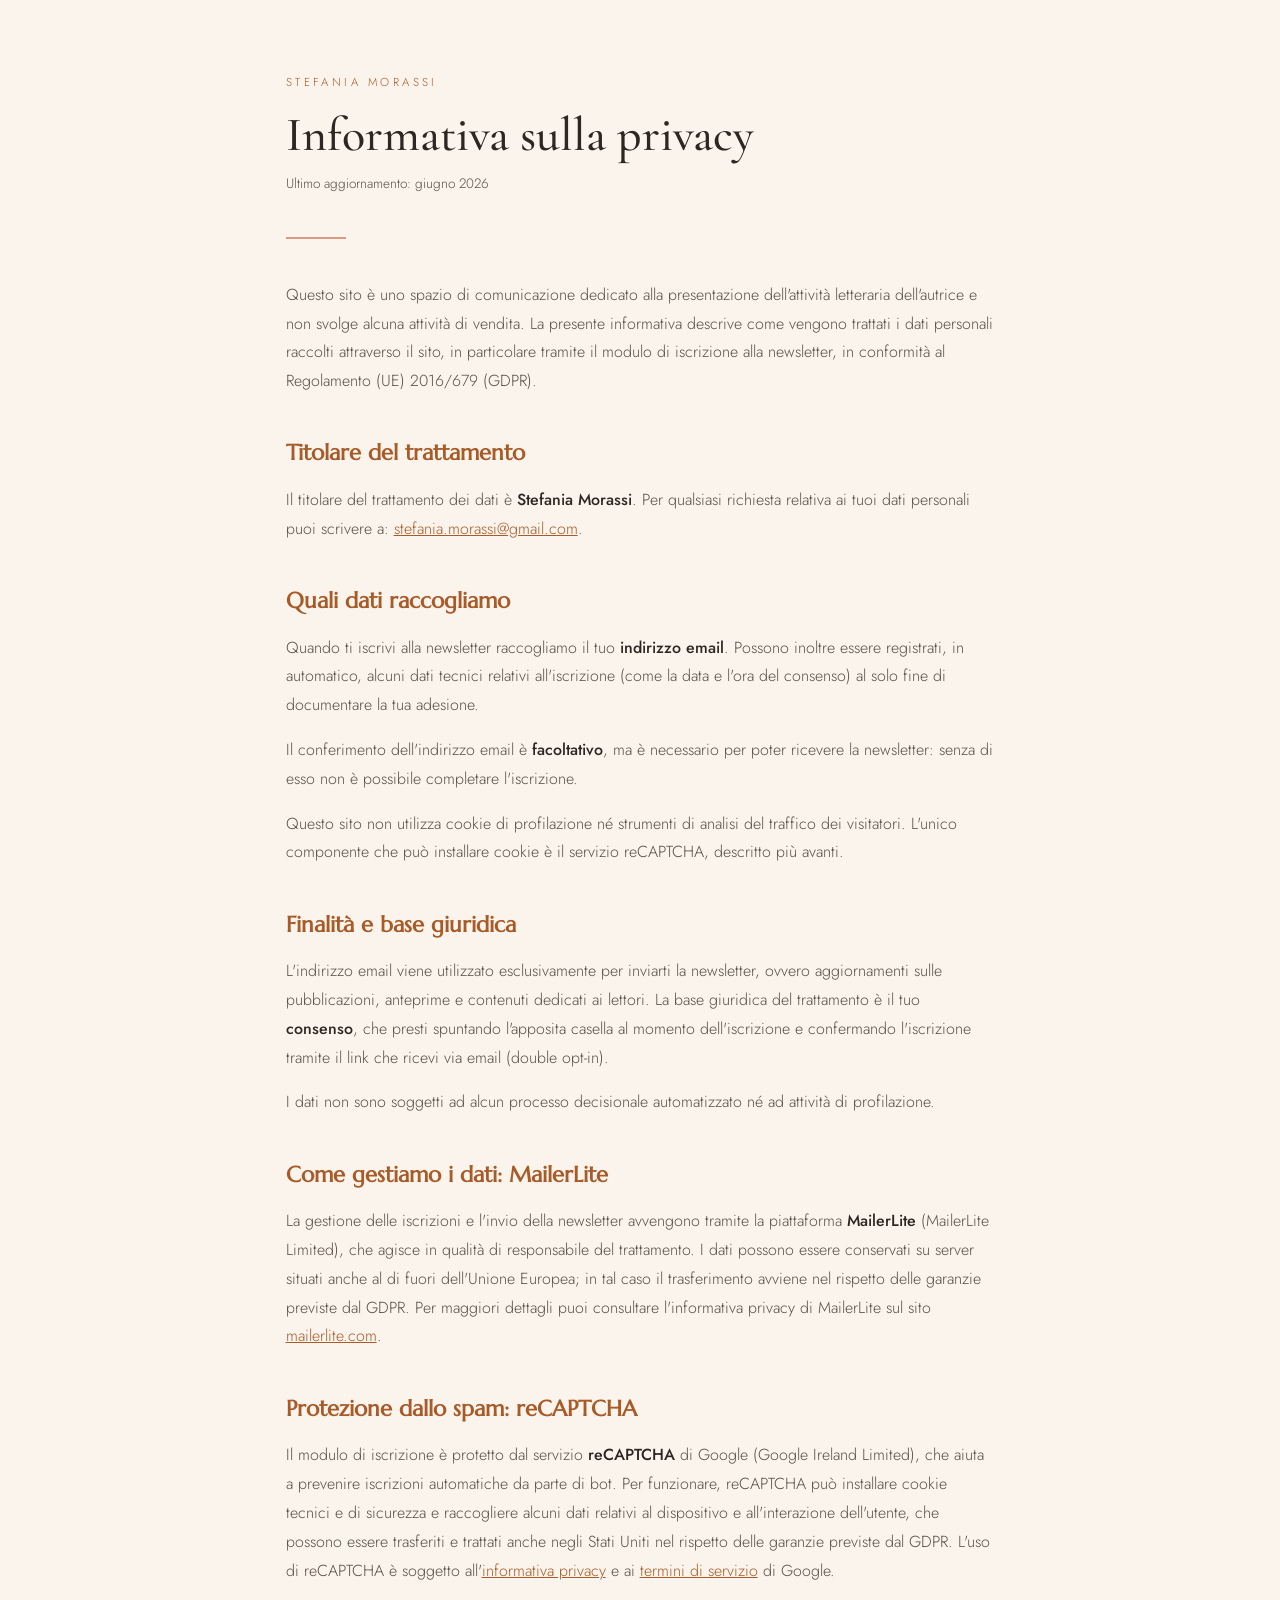
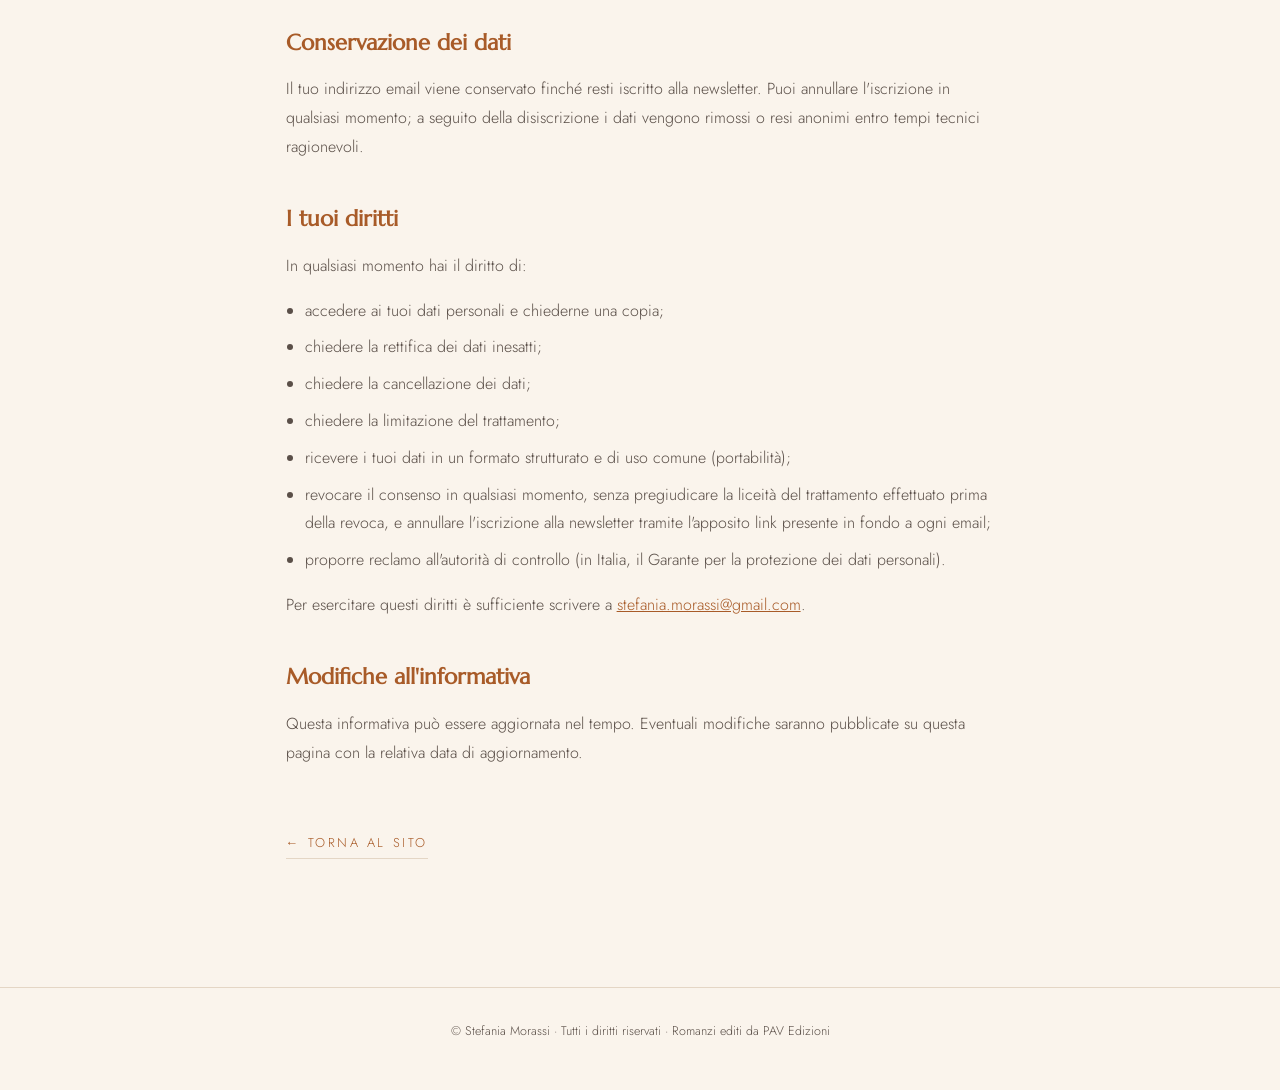
<file: privacy (1).html>
<!DOCTYPE html>
<html lang="it">
<head>
<meta charset="UTF-8">
<meta name="viewport" content="width=device-width, initial-scale=1.0">
<title>Informativa sulla privacy — Stefania Morassi</title>
<meta name="description" content="Informativa sulla privacy del sito di Stefania Morassi: come vengono trattati i dati raccolti tramite l'iscrizione alla newsletter.">
<meta name="robots" content="noindex, follow">

<link rel="preconnect" href="https://fonts.googleapis.com">
<link rel="preconnect" href="https://fonts.gstatic.com" crossorigin>
<link href="https://fonts.googleapis.com/css2?family=Cormorant+Garamond:ital,wght@0,400;0,500;0,600;1,400;1,500&family=Marcellus&family=Jost:wght@300;400;500&display=swap" rel="stylesheet">

<style>
  :root {
    --ink: #2e2622;
    --ink-soft: #5a4f48;
    --amber: #c97b3c;
    --amber-deep: #a85b28;
    --rose: #d99a86;
    --cream: #faf4ec;
    --cream-2: #f3e9dc;
    --line: #e4d6c5;
    --shadow: 0 18px 50px -18px rgba(80, 50, 30, 0.35);
  }

  * { margin: 0; padding: 0; box-sizing: border-box; }
  html { scroll-behavior: smooth; }

  body {
    font-family: 'Jost', sans-serif;
    color: var(--ink);
    background: var(--cream);
    line-height: 1.8;
    font-weight: 300;
  }

  .wrap {
    max-width: 760px;
    margin: 0 auto;
    padding: 4.5rem 1.6rem 5rem;
  }

  .label {
    font-family: 'Jost', sans-serif;
    font-size: .72rem;
    letter-spacing: .3em;
    text-transform: uppercase;
    color: var(--amber-deep);
    margin-bottom: 1rem;
  }

  h1 {
    font-family: 'Cormorant Garamond', serif;
    font-weight: 500;
    font-size: clamp(2.2rem, 5vw, 3rem);
    line-height: 1.1;
    color: var(--ink);
    margin-bottom: .6rem;
  }

  .updated {
    font-size: .85rem;
    color: var(--ink-soft);
    margin-bottom: 2.6rem;
  }

  .ornament {
    width: 60px; height: 2px;
    background: var(--rose);
    margin: 0 0 2.6rem;
  }

  h2 {
    font-family: 'Marcellus', serif;
    font-size: 1.35rem;
    color: var(--amber-deep);
    margin: 2.4rem 0 .8rem;
  }

  p { margin-bottom: 1rem; color: var(--ink-soft); }
  strong { color: var(--ink); font-weight: 500; }

  ul { margin: 0 0 1rem 1.2rem; color: var(--ink-soft); }
  li { margin-bottom: .5rem; }

  a { color: var(--amber-deep); text-decoration: underline; }
  a:hover { color: var(--amber); }

  .back {
    display: inline-block;
    margin-top: 3rem;
    font-size: .8rem;
    letter-spacing: .2em;
    text-transform: uppercase;
    text-decoration: none;
    color: var(--amber-deep);
    border-bottom: 1px solid var(--line);
    padding-bottom: .2rem;
  }
  .back:hover { color: var(--amber); }

  footer {
    text-align: center;
    font-size: .78rem;
    color: var(--ink-soft);
    padding: 2rem 1rem 3rem;
    border-top: 1px solid var(--line);
    margin-top: 3rem;
  }
</style>
</head>
<body>

<div class="wrap">
  <div class="label">Stefania Morassi</div>
  <h1>Informativa sulla privacy</h1>
  <p class="updated">Ultimo aggiornamento: giugno 2026</p>
  <div class="ornament"></div>

  <p>Questo sito è uno spazio di comunicazione dedicato alla presentazione dell'attività letteraria dell'autrice e non svolge alcuna attività di vendita. La presente informativa descrive come vengono trattati i dati personali raccolti attraverso il sito, in particolare tramite il modulo di iscrizione alla newsletter, in conformità al Regolamento (UE) 2016/679 (GDPR).</p>

  <h2>Titolare del trattamento</h2>
  <p>Il titolare del trattamento dei dati è <strong>Stefania Morassi</strong>. Per qualsiasi richiesta relativa ai tuoi dati personali puoi scrivere a: <a href="mailto:stefania.morassi@gmail.com">stefania.morassi@gmail.com</a>.</p>

  <h2>Quali dati raccogliamo</h2>
  <p>Quando ti iscrivi alla newsletter raccogliamo il tuo <strong>indirizzo email</strong>. Possono inoltre essere registrati, in automatico, alcuni dati tecnici relativi all'iscrizione (come la data e l'ora del consenso) al solo fine di documentare la tua adesione.</p>
  <p>Il conferimento dell'indirizzo email è <strong>facoltativo</strong>, ma è necessario per poter ricevere la newsletter: senza di esso non è possibile completare l'iscrizione.</p>
  <p>Questo sito non utilizza cookie di profilazione né strumenti di analisi del traffico dei visitatori. L'unico componente che può installare cookie è il servizio reCAPTCHA, descritto più avanti.</p>

  <h2>Finalità e base giuridica</h2>
  <p>L'indirizzo email viene utilizzato esclusivamente per inviarti la newsletter, ovvero aggiornamenti sulle pubblicazioni, anteprime e contenuti dedicati ai lettori. La base giuridica del trattamento è il tuo <strong>consenso</strong>, che presti spuntando l'apposita casella al momento dell'iscrizione e confermando l'iscrizione tramite il link che ricevi via email (double opt-in).</p>
  <p>I dati non sono soggetti ad alcun processo decisionale automatizzato né ad attività di profilazione.</p>

  <h2>Come gestiamo i dati: MailerLite</h2>
  <p>La gestione delle iscrizioni e l'invio della newsletter avvengono tramite la piattaforma <strong>MailerLite</strong> (MailerLite Limited), che agisce in qualità di responsabile del trattamento. I dati possono essere conservati su server situati anche al di fuori dell'Unione Europea; in tal caso il trasferimento avviene nel rispetto delle garanzie previste dal GDPR. Per maggiori dettagli puoi consultare l'informativa privacy di MailerLite sul sito <a href="https://www.mailerlite.com/legal/privacy-policy" target="_blank" rel="noopener">mailerlite.com</a>.</p>

  <h2>Protezione dallo spam: reCAPTCHA</h2>
  <p>Il modulo di iscrizione è protetto dal servizio <strong>reCAPTCHA</strong> di Google (Google Ireland Limited), che aiuta a prevenire iscrizioni automatiche da parte di bot. Per funzionare, reCAPTCHA può installare cookie tecnici e di sicurezza e raccogliere alcuni dati relativi al dispositivo e all'interazione dell'utente, che possono essere trasferiti e trattati anche negli Stati Uniti nel rispetto delle garanzie previste dal GDPR. L'uso di reCAPTCHA è soggetto all'<a href="https://policies.google.com/privacy" target="_blank" rel="noopener">informativa privacy</a> e ai <a href="https://policies.google.com/terms" target="_blank" rel="noopener">termini di servizio</a> di Google.</p>

  <h2>Conservazione dei dati</h2>
  <p>Il tuo indirizzo email viene conservato finché resti iscritto alla newsletter. Puoi annullare l'iscrizione in qualsiasi momento; a seguito della disiscrizione i dati vengono rimossi o resi anonimi entro tempi tecnici ragionevoli.</p>

  <h2>I tuoi diritti</h2>
  <p>In qualsiasi momento hai il diritto di:</p>
  <ul>
    <li>accedere ai tuoi dati personali e chiederne una copia;</li>
    <li>chiedere la rettifica dei dati inesatti;</li>
    <li>chiedere la cancellazione dei dati;</li>
    <li>chiedere la limitazione del trattamento;</li>
    <li>ricevere i tuoi dati in un formato strutturato e di uso comune (portabilità);</li>
    <li>revocare il consenso in qualsiasi momento, senza pregiudicare la liceità del trattamento effettuato prima della revoca, e annullare l'iscrizione alla newsletter tramite l'apposito link presente in fondo a ogni email;</li>
    <li>proporre reclamo all'autorità di controllo (in Italia, il Garante per la protezione dei dati personali).</li>
  </ul>
  <p>Per esercitare questi diritti è sufficiente scrivere a <a href="mailto:stefania.morassi@gmail.com">stefania.morassi@gmail.com</a>.</p>

  <h2>Modifiche all'informativa</h2>
  <p>Questa informativa può essere aggiornata nel tempo. Eventuali modifiche saranno pubblicate su questa pagina con la relativa data di aggiornamento.</p>

  <a class="back" href="index.html">← Torna al sito</a>
</div>

<footer>
  © Stefania Morassi · Tutti i diritti riservati · Romanzi editi da PAV Edizioni
</footer>

</body>
</html>
</file>
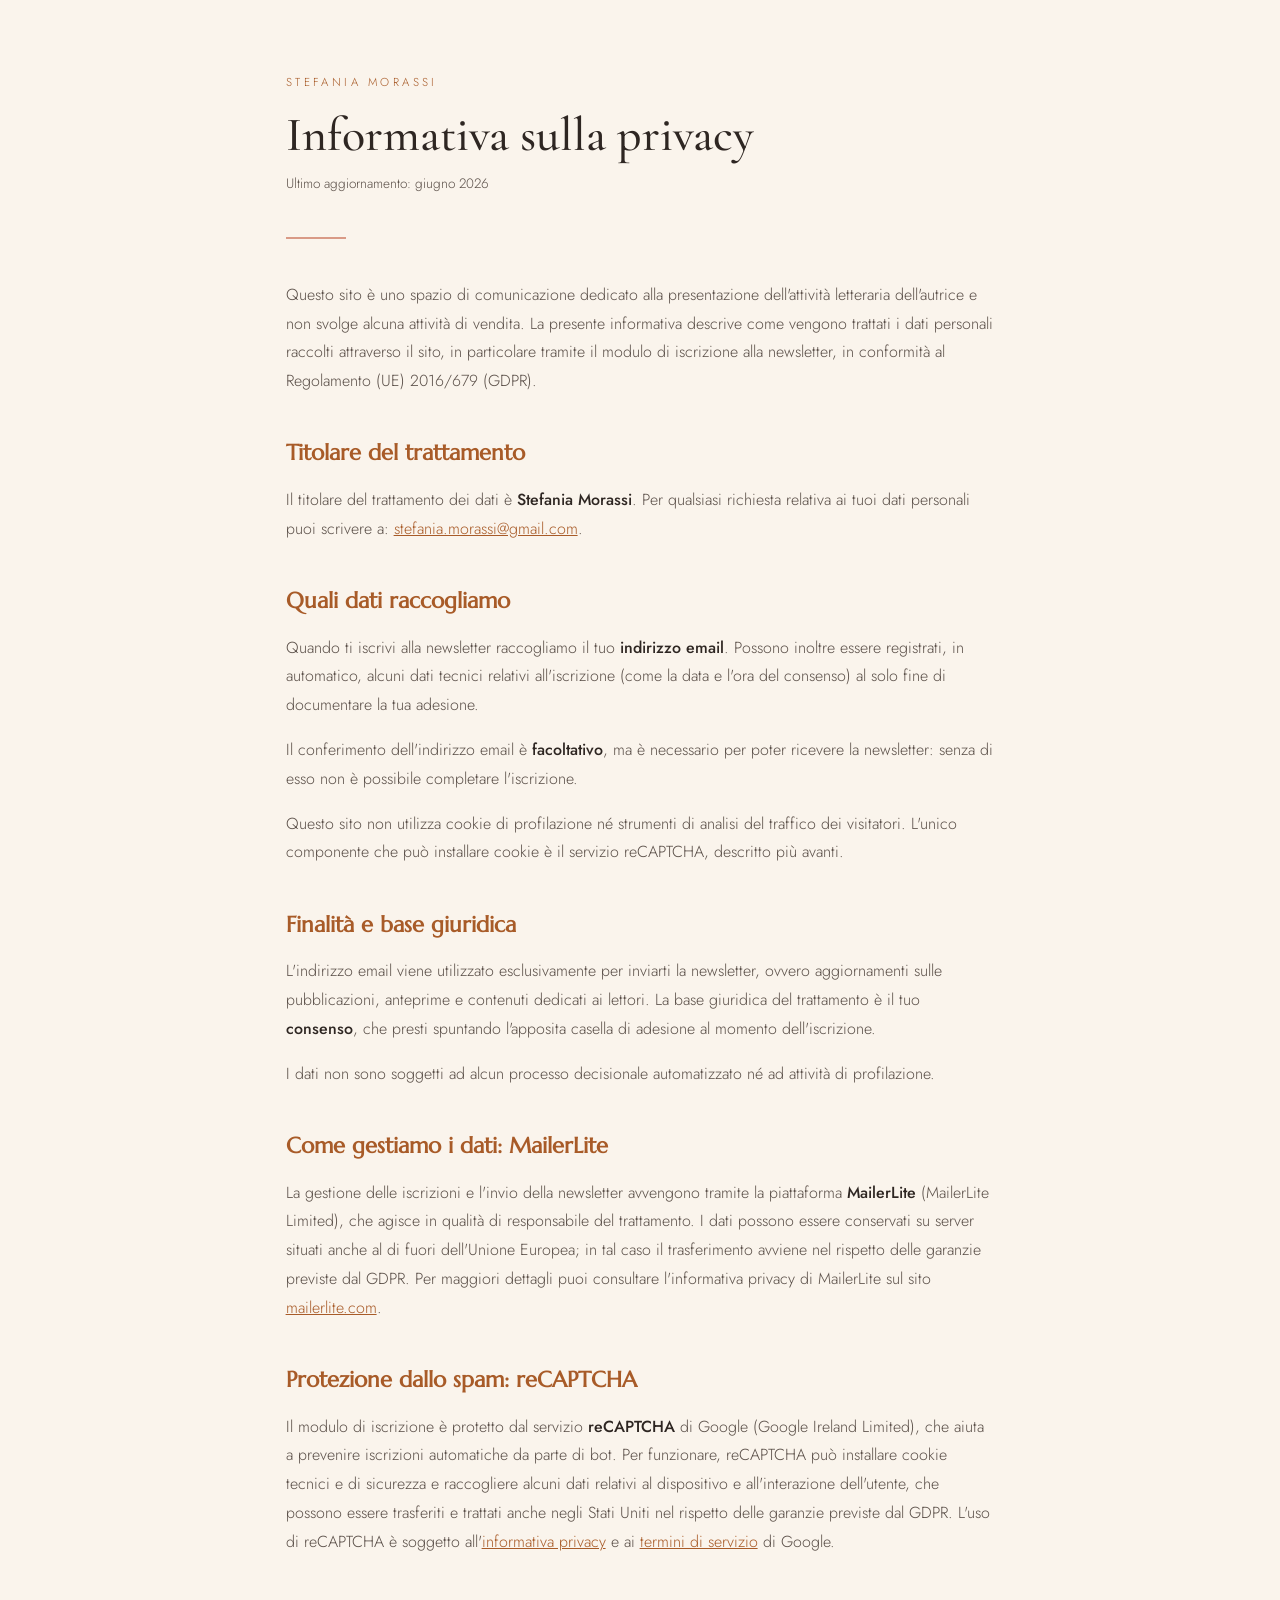
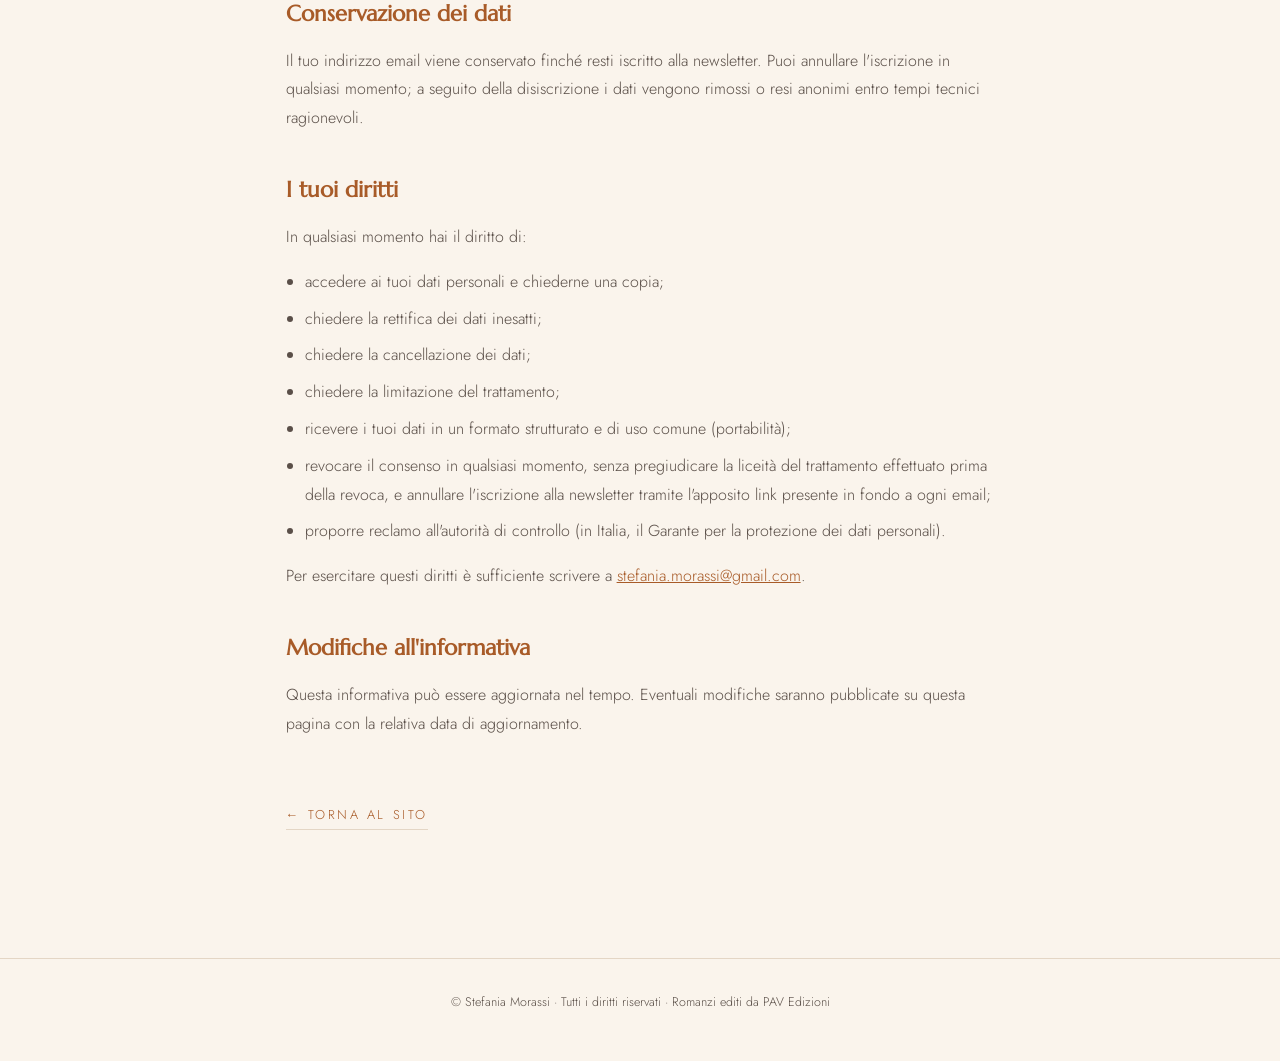
<file: privacy (2).html>
<!DOCTYPE html>
<html lang="it">
<head>
<meta charset="UTF-8">
<meta name="viewport" content="width=device-width, initial-scale=1.0">
<title>Informativa sulla privacy — Stefania Morassi</title>
<meta name="description" content="Informativa sulla privacy del sito di Stefania Morassi: come vengono trattati i dati raccolti tramite l'iscrizione alla newsletter.">
<meta name="robots" content="noindex, follow">

<link rel="preconnect" href="https://fonts.googleapis.com">
<link rel="preconnect" href="https://fonts.gstatic.com" crossorigin>
<link href="https://fonts.googleapis.com/css2?family=Cormorant+Garamond:ital,wght@0,400;0,500;0,600;1,400;1,500&family=Marcellus&family=Jost:wght@300;400;500&display=swap" rel="stylesheet">

<style>
  :root {
    --ink: #2e2622;
    --ink-soft: #5a4f48;
    --amber: #c97b3c;
    --amber-deep: #a85b28;
    --rose: #d99a86;
    --cream: #faf4ec;
    --cream-2: #f3e9dc;
    --line: #e4d6c5;
    --shadow: 0 18px 50px -18px rgba(80, 50, 30, 0.35);
  }

  * { margin: 0; padding: 0; box-sizing: border-box; }
  html { scroll-behavior: smooth; }

  body {
    font-family: 'Jost', sans-serif;
    color: var(--ink);
    background: var(--cream);
    line-height: 1.8;
    font-weight: 300;
  }

  .wrap {
    max-width: 760px;
    margin: 0 auto;
    padding: 4.5rem 1.6rem 5rem;
  }

  .label {
    font-family: 'Jost', sans-serif;
    font-size: .72rem;
    letter-spacing: .3em;
    text-transform: uppercase;
    color: var(--amber-deep);
    margin-bottom: 1rem;
  }

  h1 {
    font-family: 'Cormorant Garamond', serif;
    font-weight: 500;
    font-size: clamp(2.2rem, 5vw, 3rem);
    line-height: 1.1;
    color: var(--ink);
    margin-bottom: .6rem;
  }

  .updated {
    font-size: .85rem;
    color: var(--ink-soft);
    margin-bottom: 2.6rem;
  }

  .ornament {
    width: 60px; height: 2px;
    background: var(--rose);
    margin: 0 0 2.6rem;
  }

  h2 {
    font-family: 'Marcellus', serif;
    font-size: 1.35rem;
    color: var(--amber-deep);
    margin: 2.4rem 0 .8rem;
  }

  p { margin-bottom: 1rem; color: var(--ink-soft); }
  strong { color: var(--ink); font-weight: 500; }

  ul { margin: 0 0 1rem 1.2rem; color: var(--ink-soft); }
  li { margin-bottom: .5rem; }

  a { color: var(--amber-deep); text-decoration: underline; }
  a:hover { color: var(--amber); }

  .back {
    display: inline-block;
    margin-top: 3rem;
    font-size: .8rem;
    letter-spacing: .2em;
    text-transform: uppercase;
    text-decoration: none;
    color: var(--amber-deep);
    border-bottom: 1px solid var(--line);
    padding-bottom: .2rem;
  }
  .back:hover { color: var(--amber); }

  footer {
    text-align: center;
    font-size: .78rem;
    color: var(--ink-soft);
    padding: 2rem 1rem 3rem;
    border-top: 1px solid var(--line);
    margin-top: 3rem;
  }
</style>
</head>
<body>

<div class="wrap">
  <div class="label">Stefania Morassi</div>
  <h1>Informativa sulla privacy</h1>
  <p class="updated">Ultimo aggiornamento: giugno 2026</p>
  <div class="ornament"></div>

  <p>Questo sito è uno spazio di comunicazione dedicato alla presentazione dell'attività letteraria dell'autrice e non svolge alcuna attività di vendita. La presente informativa descrive come vengono trattati i dati personali raccolti attraverso il sito, in particolare tramite il modulo di iscrizione alla newsletter, in conformità al Regolamento (UE) 2016/679 (GDPR).</p>

  <h2>Titolare del trattamento</h2>
  <p>Il titolare del trattamento dei dati è <strong>Stefania Morassi</strong>. Per qualsiasi richiesta relativa ai tuoi dati personali puoi scrivere a: <a href="mailto:stefania.morassi@gmail.com">stefania.morassi@gmail.com</a>.</p>

  <h2>Quali dati raccogliamo</h2>
  <p>Quando ti iscrivi alla newsletter raccogliamo il tuo <strong>indirizzo email</strong>. Possono inoltre essere registrati, in automatico, alcuni dati tecnici relativi all'iscrizione (come la data e l'ora del consenso) al solo fine di documentare la tua adesione.</p>
  <p>Il conferimento dell'indirizzo email è <strong>facoltativo</strong>, ma è necessario per poter ricevere la newsletter: senza di esso non è possibile completare l'iscrizione.</p>
  <p>Questo sito non utilizza cookie di profilazione né strumenti di analisi del traffico dei visitatori. L'unico componente che può installare cookie è il servizio reCAPTCHA, descritto più avanti.</p>

  <h2>Finalità e base giuridica</h2>
  <p>L'indirizzo email viene utilizzato esclusivamente per inviarti la newsletter, ovvero aggiornamenti sulle pubblicazioni, anteprime e contenuti dedicati ai lettori. La base giuridica del trattamento è il tuo <strong>consenso</strong>, che presti spuntando l'apposita casella di adesione al momento dell'iscrizione.</p>
  <p>I dati non sono soggetti ad alcun processo decisionale automatizzato né ad attività di profilazione.</p>

  <h2>Come gestiamo i dati: MailerLite</h2>
  <p>La gestione delle iscrizioni e l'invio della newsletter avvengono tramite la piattaforma <strong>MailerLite</strong> (MailerLite Limited), che agisce in qualità di responsabile del trattamento. I dati possono essere conservati su server situati anche al di fuori dell'Unione Europea; in tal caso il trasferimento avviene nel rispetto delle garanzie previste dal GDPR. Per maggiori dettagli puoi consultare l'informativa privacy di MailerLite sul sito <a href="https://www.mailerlite.com/legal/privacy-policy" target="_blank" rel="noopener">mailerlite.com</a>.</p>

  <h2>Protezione dallo spam: reCAPTCHA</h2>
  <p>Il modulo di iscrizione è protetto dal servizio <strong>reCAPTCHA</strong> di Google (Google Ireland Limited), che aiuta a prevenire iscrizioni automatiche da parte di bot. Per funzionare, reCAPTCHA può installare cookie tecnici e di sicurezza e raccogliere alcuni dati relativi al dispositivo e all'interazione dell'utente, che possono essere trasferiti e trattati anche negli Stati Uniti nel rispetto delle garanzie previste dal GDPR. L'uso di reCAPTCHA è soggetto all'<a href="https://policies.google.com/privacy" target="_blank" rel="noopener">informativa privacy</a> e ai <a href="https://policies.google.com/terms" target="_blank" rel="noopener">termini di servizio</a> di Google.</p>

  <h2>Conservazione dei dati</h2>
  <p>Il tuo indirizzo email viene conservato finché resti iscritto alla newsletter. Puoi annullare l'iscrizione in qualsiasi momento; a seguito della disiscrizione i dati vengono rimossi o resi anonimi entro tempi tecnici ragionevoli.</p>

  <h2>I tuoi diritti</h2>
  <p>In qualsiasi momento hai il diritto di:</p>
  <ul>
    <li>accedere ai tuoi dati personali e chiederne una copia;</li>
    <li>chiedere la rettifica dei dati inesatti;</li>
    <li>chiedere la cancellazione dei dati;</li>
    <li>chiedere la limitazione del trattamento;</li>
    <li>ricevere i tuoi dati in un formato strutturato e di uso comune (portabilità);</li>
    <li>revocare il consenso in qualsiasi momento, senza pregiudicare la liceità del trattamento effettuato prima della revoca, e annullare l'iscrizione alla newsletter tramite l'apposito link presente in fondo a ogni email;</li>
    <li>proporre reclamo all'autorità di controllo (in Italia, il Garante per la protezione dei dati personali).</li>
  </ul>
  <p>Per esercitare questi diritti è sufficiente scrivere a <a href="mailto:stefania.morassi@gmail.com">stefania.morassi@gmail.com</a>.</p>

  <h2>Modifiche all'informativa</h2>
  <p>Questa informativa può essere aggiornata nel tempo. Eventuali modifiche saranno pubblicate su questa pagina con la relativa data di aggiornamento.</p>

  <a class="back" href="index.html">← Torna al sito</a>
</div>

<footer>
  © Stefania Morassi · Tutti i diritti riservati · Romanzi editi da PAV Edizioni
</footer>

</body>
</html>
</file>
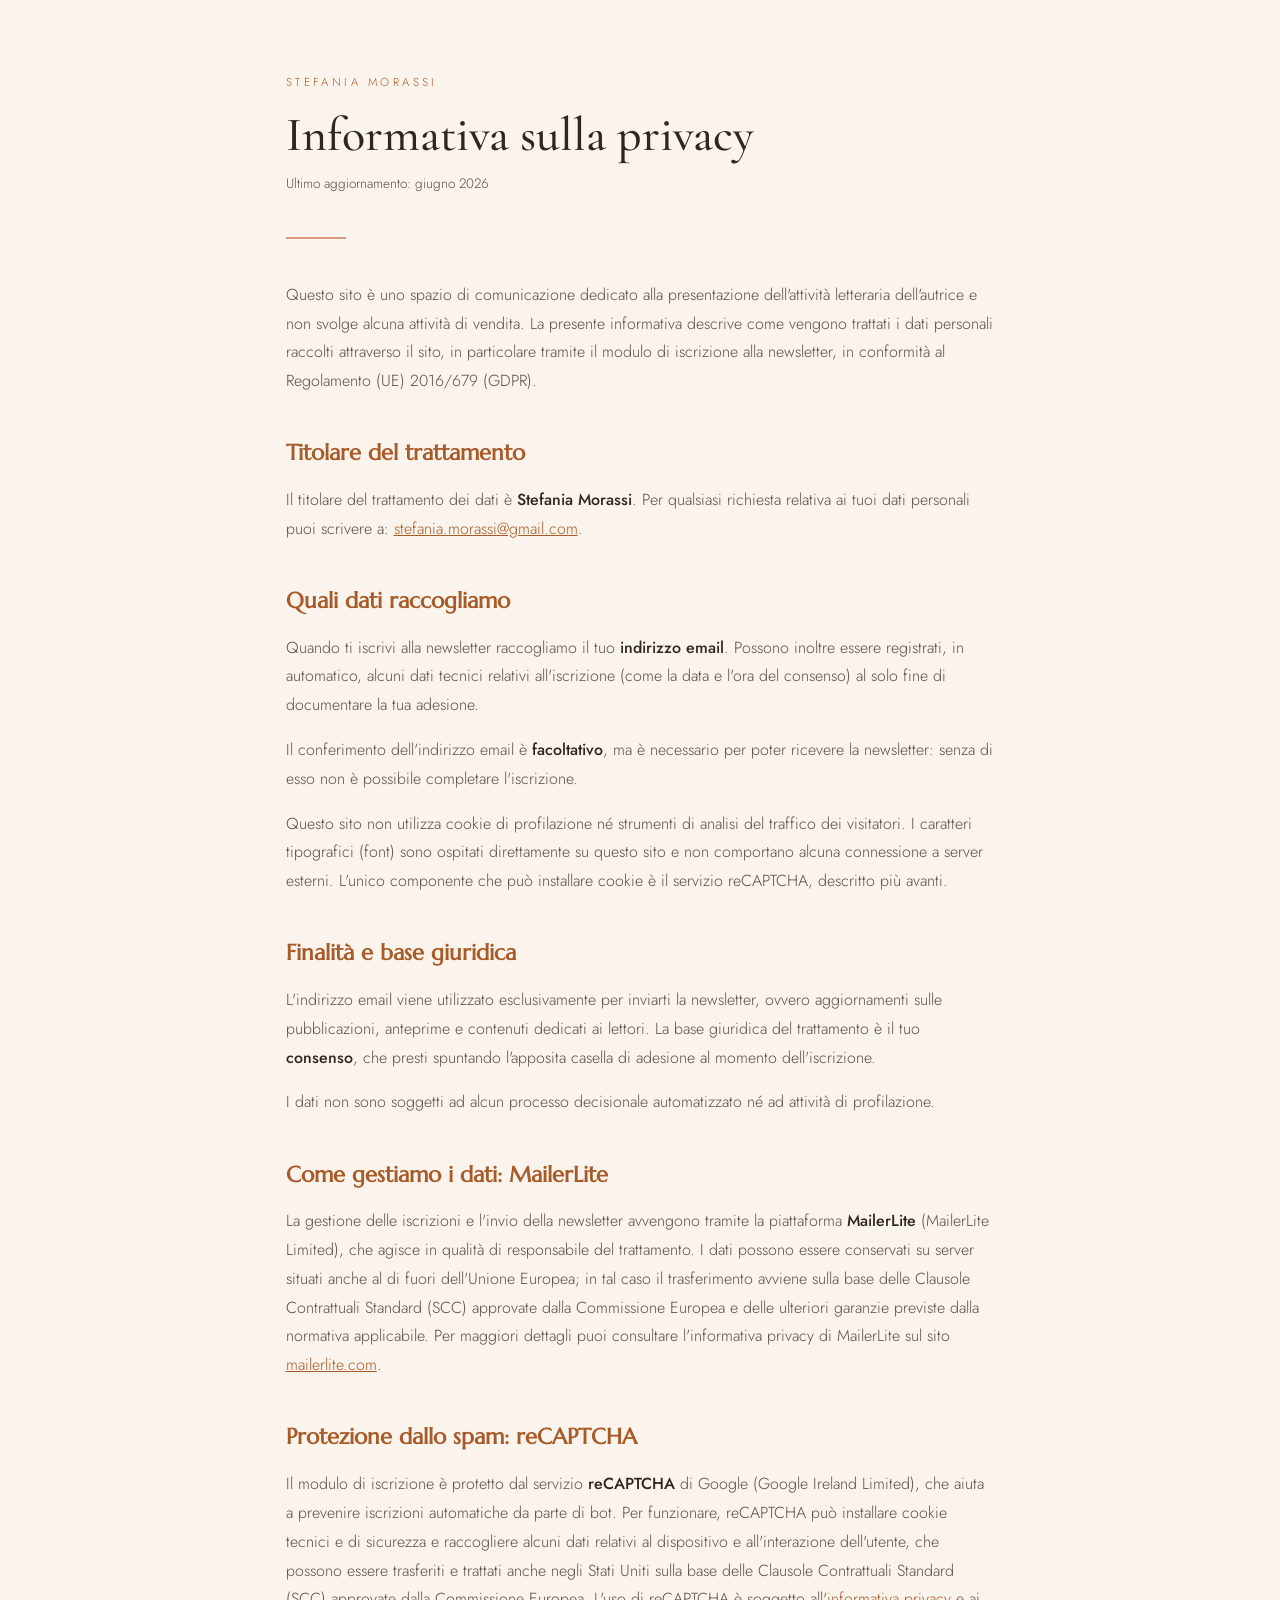
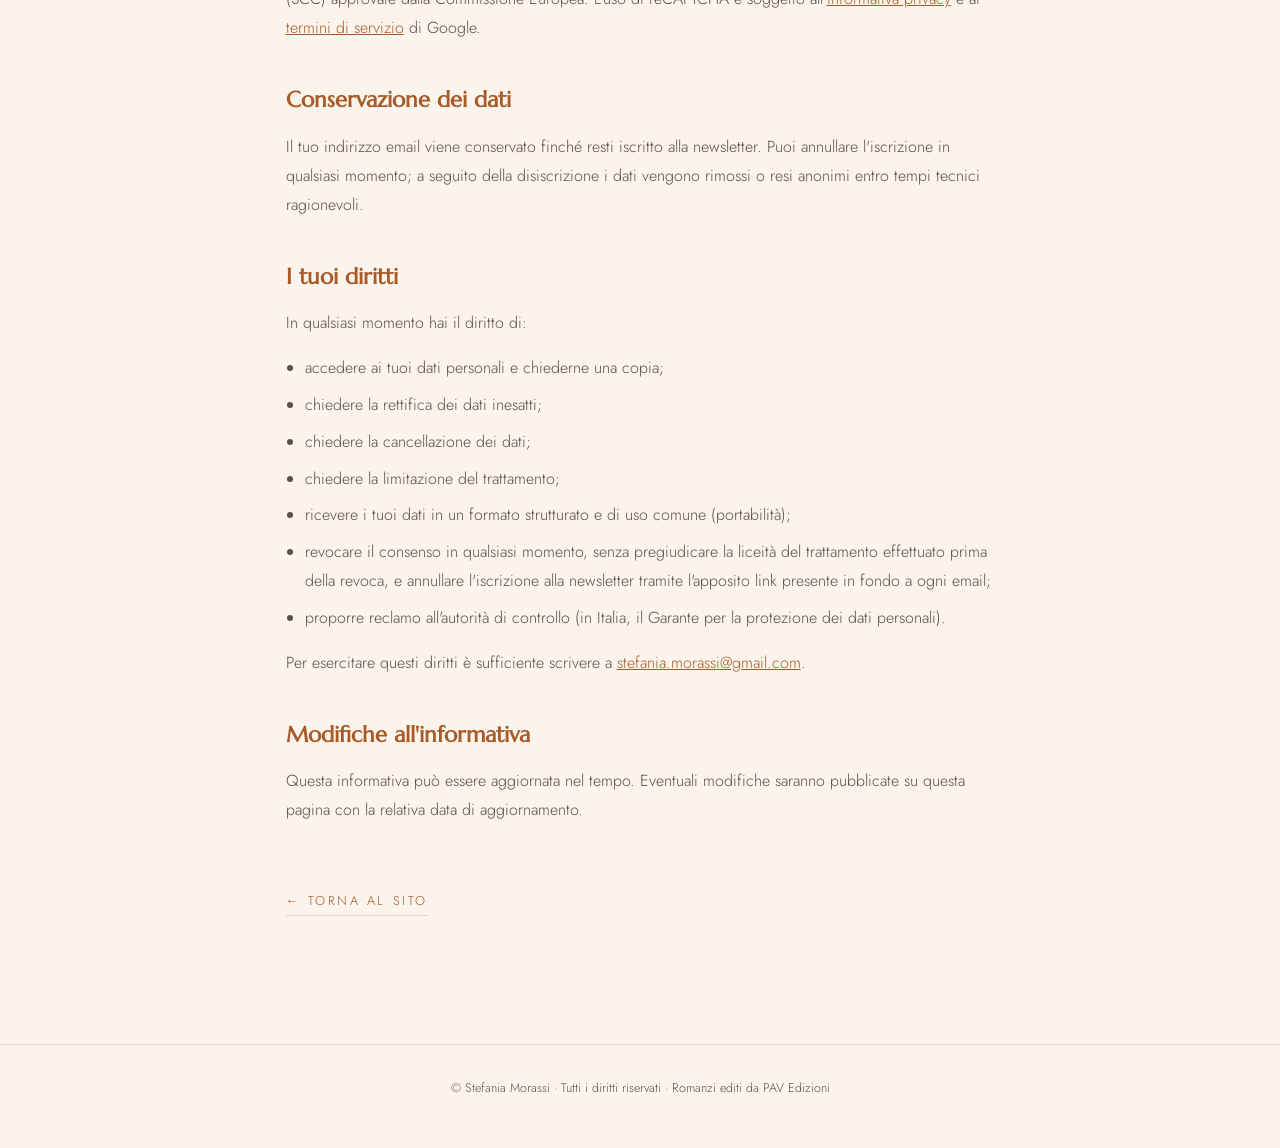
<file: privacy (3).html>
<!DOCTYPE html>
<html lang="it">
<head>
<meta charset="UTF-8">
<meta name="viewport" content="width=device-width, initial-scale=1.0">
<title>Informativa sulla privacy — Stefania Morassi</title>
<meta name="description" content="Informativa sulla privacy del sito di Stefania Morassi: come vengono trattati i dati raccolti tramite l'iscrizione alla newsletter.">
<meta name="robots" content="noindex, follow">

<link href="fonts.css" rel="stylesheet">

<style>
  :root {
    --ink: #2e2622;
    --ink-soft: #5a4f48;
    --amber: #c97b3c;
    --amber-deep: #a85b28;
    --rose: #d99a86;
    --cream: #faf4ec;
    --cream-2: #f3e9dc;
    --line: #e4d6c5;
    --shadow: 0 18px 50px -18px rgba(80, 50, 30, 0.35);
  }

  * { margin: 0; padding: 0; box-sizing: border-box; }
  html { scroll-behavior: smooth; }

  body {
    font-family: 'Jost', sans-serif;
    color: var(--ink);
    background: var(--cream);
    line-height: 1.8;
    font-weight: 300;
  }

  .wrap {
    max-width: 760px;
    margin: 0 auto;
    padding: 4.5rem 1.6rem 5rem;
  }

  .label {
    font-family: 'Jost', sans-serif;
    font-size: .72rem;
    letter-spacing: .3em;
    text-transform: uppercase;
    color: var(--amber-deep);
    margin-bottom: 1rem;
  }

  h1 {
    font-family: 'Cormorant Garamond', serif;
    font-weight: 500;
    font-size: clamp(2.2rem, 5vw, 3rem);
    line-height: 1.1;
    color: var(--ink);
    margin-bottom: .6rem;
  }

  .updated {
    font-size: .85rem;
    color: var(--ink-soft);
    margin-bottom: 2.6rem;
  }

  .ornament {
    width: 60px; height: 2px;
    background: var(--rose);
    margin: 0 0 2.6rem;
  }

  h2 {
    font-family: 'Marcellus', serif;
    font-size: 1.35rem;
    color: var(--amber-deep);
    margin: 2.4rem 0 .8rem;
  }

  p { margin-bottom: 1rem; color: var(--ink-soft); }
  strong { color: var(--ink); font-weight: 500; }

  ul { margin: 0 0 1rem 1.2rem; color: var(--ink-soft); }
  li { margin-bottom: .5rem; }

  a { color: var(--amber-deep); text-decoration: underline; }
  a:hover { color: var(--amber); }

  .back {
    display: inline-block;
    margin-top: 3rem;
    font-size: .8rem;
    letter-spacing: .2em;
    text-transform: uppercase;
    text-decoration: none;
    color: var(--amber-deep);
    border-bottom: 1px solid var(--line);
    padding-bottom: .2rem;
  }
  .back:hover { color: var(--amber); }

  footer {
    text-align: center;
    font-size: .78rem;
    color: var(--ink-soft);
    padding: 2rem 1rem 3rem;
    border-top: 1px solid var(--line);
    margin-top: 3rem;
  }
</style>
</head>
<body>

<div class="wrap">
  <div class="label">Stefania Morassi</div>
  <h1>Informativa sulla privacy</h1>
  <p class="updated">Ultimo aggiornamento: giugno 2026</p>
  <div class="ornament"></div>

  <p>Questo sito è uno spazio di comunicazione dedicato alla presentazione dell'attività letteraria dell'autrice e non svolge alcuna attività di vendita. La presente informativa descrive come vengono trattati i dati personali raccolti attraverso il sito, in particolare tramite il modulo di iscrizione alla newsletter, in conformità al Regolamento (UE) 2016/679 (GDPR).</p>

  <h2>Titolare del trattamento</h2>
  <p>Il titolare del trattamento dei dati è <strong>Stefania Morassi</strong>. Per qualsiasi richiesta relativa ai tuoi dati personali puoi scrivere a: <a href="mailto:stefania.morassi@gmail.com">stefania.morassi@gmail.com</a>.</p>

  <h2>Quali dati raccogliamo</h2>
  <p>Quando ti iscrivi alla newsletter raccogliamo il tuo <strong>indirizzo email</strong>. Possono inoltre essere registrati, in automatico, alcuni dati tecnici relativi all'iscrizione (come la data e l'ora del consenso) al solo fine di documentare la tua adesione.</p>
  <p>Il conferimento dell'indirizzo email è <strong>facoltativo</strong>, ma è necessario per poter ricevere la newsletter: senza di esso non è possibile completare l'iscrizione.</p>
  <p>Questo sito non utilizza cookie di profilazione né strumenti di analisi del traffico dei visitatori. I caratteri tipografici (font) sono ospitati direttamente su questo sito e non comportano alcuna connessione a server esterni. L'unico componente che può installare cookie è il servizio reCAPTCHA, descritto più avanti.</p>

  <h2>Finalità e base giuridica</h2>
  <p>L'indirizzo email viene utilizzato esclusivamente per inviarti la newsletter, ovvero aggiornamenti sulle pubblicazioni, anteprime e contenuti dedicati ai lettori. La base giuridica del trattamento è il tuo <strong>consenso</strong>, che presti spuntando l'apposita casella di adesione al momento dell'iscrizione.</p>
  <p>I dati non sono soggetti ad alcun processo decisionale automatizzato né ad attività di profilazione.</p>

  <h2>Come gestiamo i dati: MailerLite</h2>
  <p>La gestione delle iscrizioni e l'invio della newsletter avvengono tramite la piattaforma <strong>MailerLite</strong> (MailerLite Limited), che agisce in qualità di responsabile del trattamento. I dati possono essere conservati su server situati anche al di fuori dell'Unione Europea; in tal caso il trasferimento avviene sulla base delle Clausole Contrattuali Standard (SCC) approvate dalla Commissione Europea e delle ulteriori garanzie previste dalla normativa applicabile. Per maggiori dettagli puoi consultare l'informativa privacy di MailerLite sul sito <a href="https://www.mailerlite.com/legal/privacy-policy" target="_blank" rel="noopener">mailerlite.com</a>.</p>

  <h2>Protezione dallo spam: reCAPTCHA</h2>
  <p>Il modulo di iscrizione è protetto dal servizio <strong>reCAPTCHA</strong> di Google (Google Ireland Limited), che aiuta a prevenire iscrizioni automatiche da parte di bot. Per funzionare, reCAPTCHA può installare cookie tecnici e di sicurezza e raccogliere alcuni dati relativi al dispositivo e all'interazione dell'utente, che possono essere trasferiti e trattati anche negli Stati Uniti sulla base delle Clausole Contrattuali Standard (SCC) approvate dalla Commissione Europea. L'uso di reCAPTCHA è soggetto all'<a href="https://policies.google.com/privacy" target="_blank" rel="noopener">informativa privacy</a> e ai <a href="https://policies.google.com/terms" target="_blank" rel="noopener">termini di servizio</a> di Google.</p>

  <h2>Conservazione dei dati</h2>
  <p>Il tuo indirizzo email viene conservato finché resti iscritto alla newsletter. Puoi annullare l'iscrizione in qualsiasi momento; a seguito della disiscrizione i dati vengono rimossi o resi anonimi entro tempi tecnici ragionevoli.</p>

  <h2>I tuoi diritti</h2>
  <p>In qualsiasi momento hai il diritto di:</p>
  <ul>
    <li>accedere ai tuoi dati personali e chiederne una copia;</li>
    <li>chiedere la rettifica dei dati inesatti;</li>
    <li>chiedere la cancellazione dei dati;</li>
    <li>chiedere la limitazione del trattamento;</li>
    <li>ricevere i tuoi dati in un formato strutturato e di uso comune (portabilità);</li>
    <li>revocare il consenso in qualsiasi momento, senza pregiudicare la liceità del trattamento effettuato prima della revoca, e annullare l'iscrizione alla newsletter tramite l'apposito link presente in fondo a ogni email;</li>
    <li>proporre reclamo all'autorità di controllo (in Italia, il Garante per la protezione dei dati personali).</li>
  </ul>
  <p>Per esercitare questi diritti è sufficiente scrivere a <a href="mailto:stefania.morassi@gmail.com">stefania.morassi@gmail.com</a>.</p>

  <h2>Modifiche all'informativa</h2>
  <p>Questa informativa può essere aggiornata nel tempo. Eventuali modifiche saranno pubblicate su questa pagina con la relativa data di aggiornamento.</p>

  <a class="back" href="index.html">← Torna al sito</a>
</div>

<footer>
  © Stefania Morassi · Tutti i diritti riservati · Romanzi editi da PAV Edizioni
</footer>

</body>
</html>
</file>
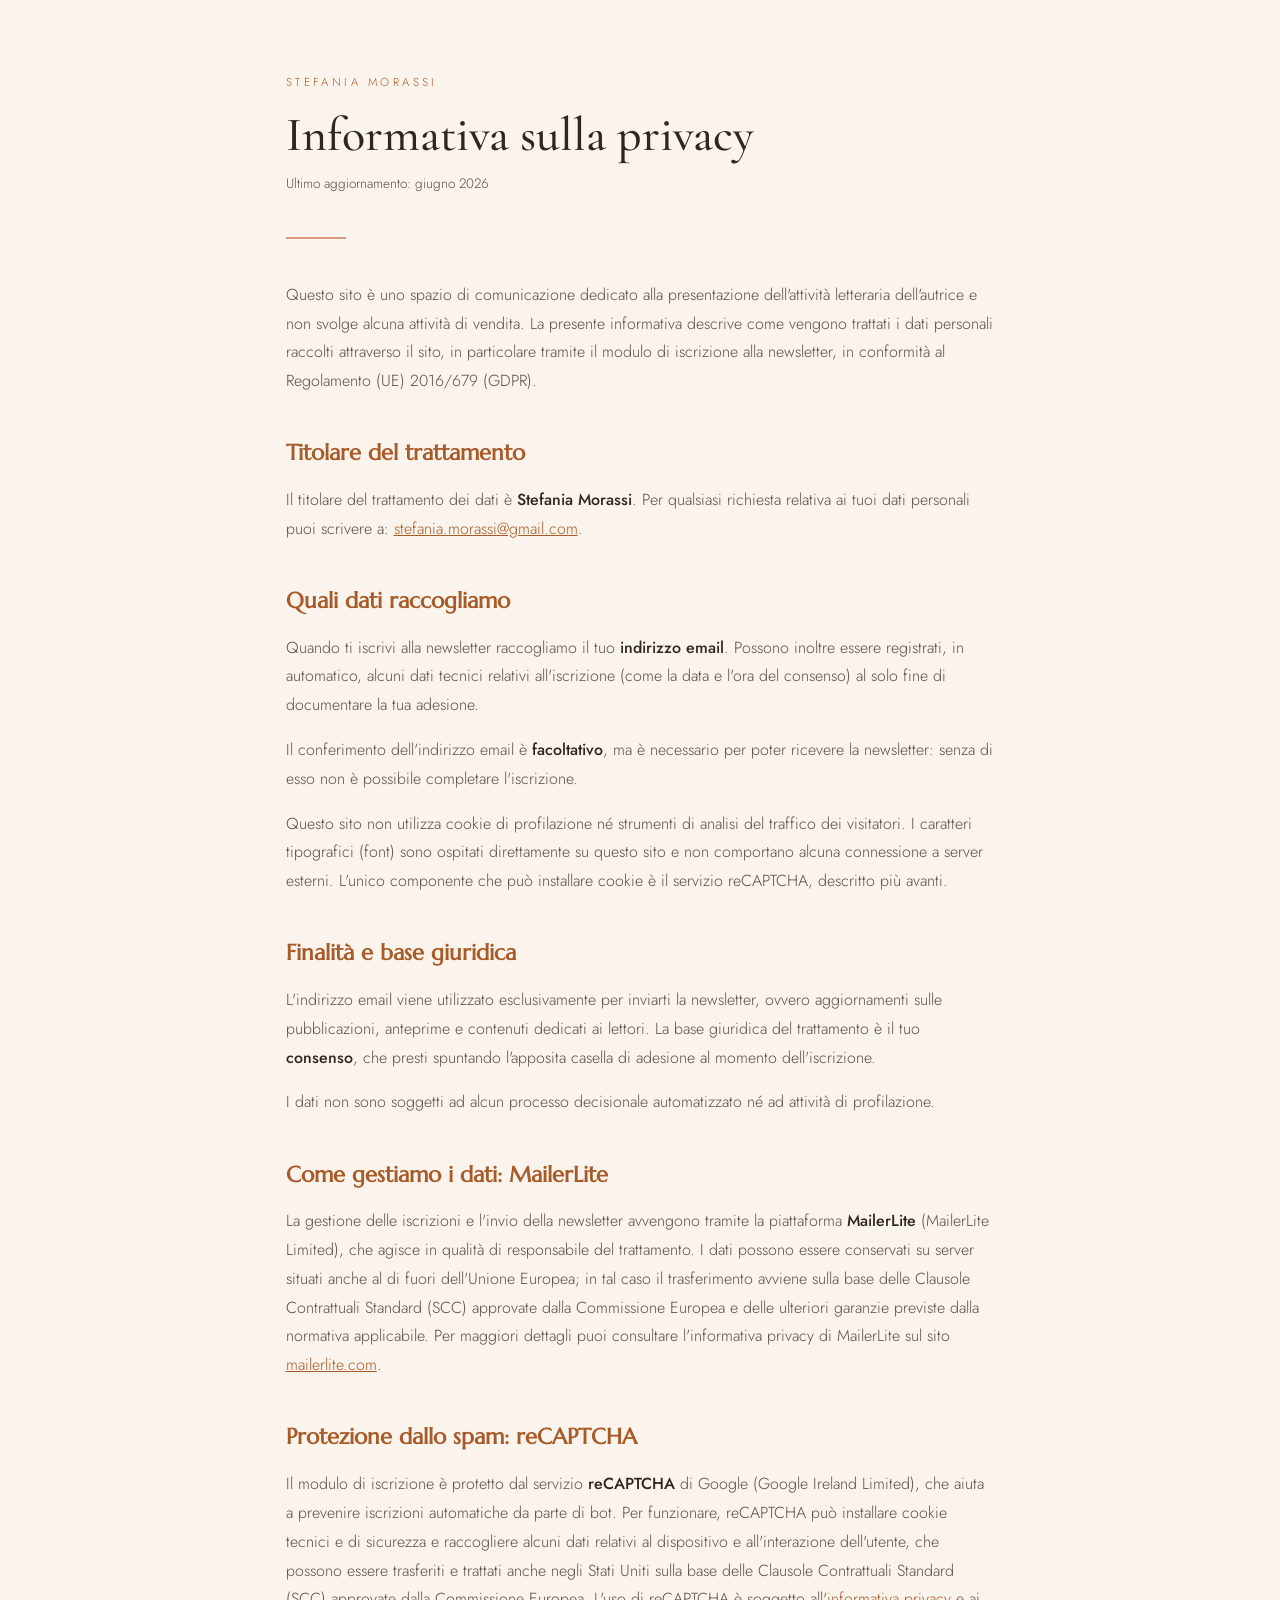
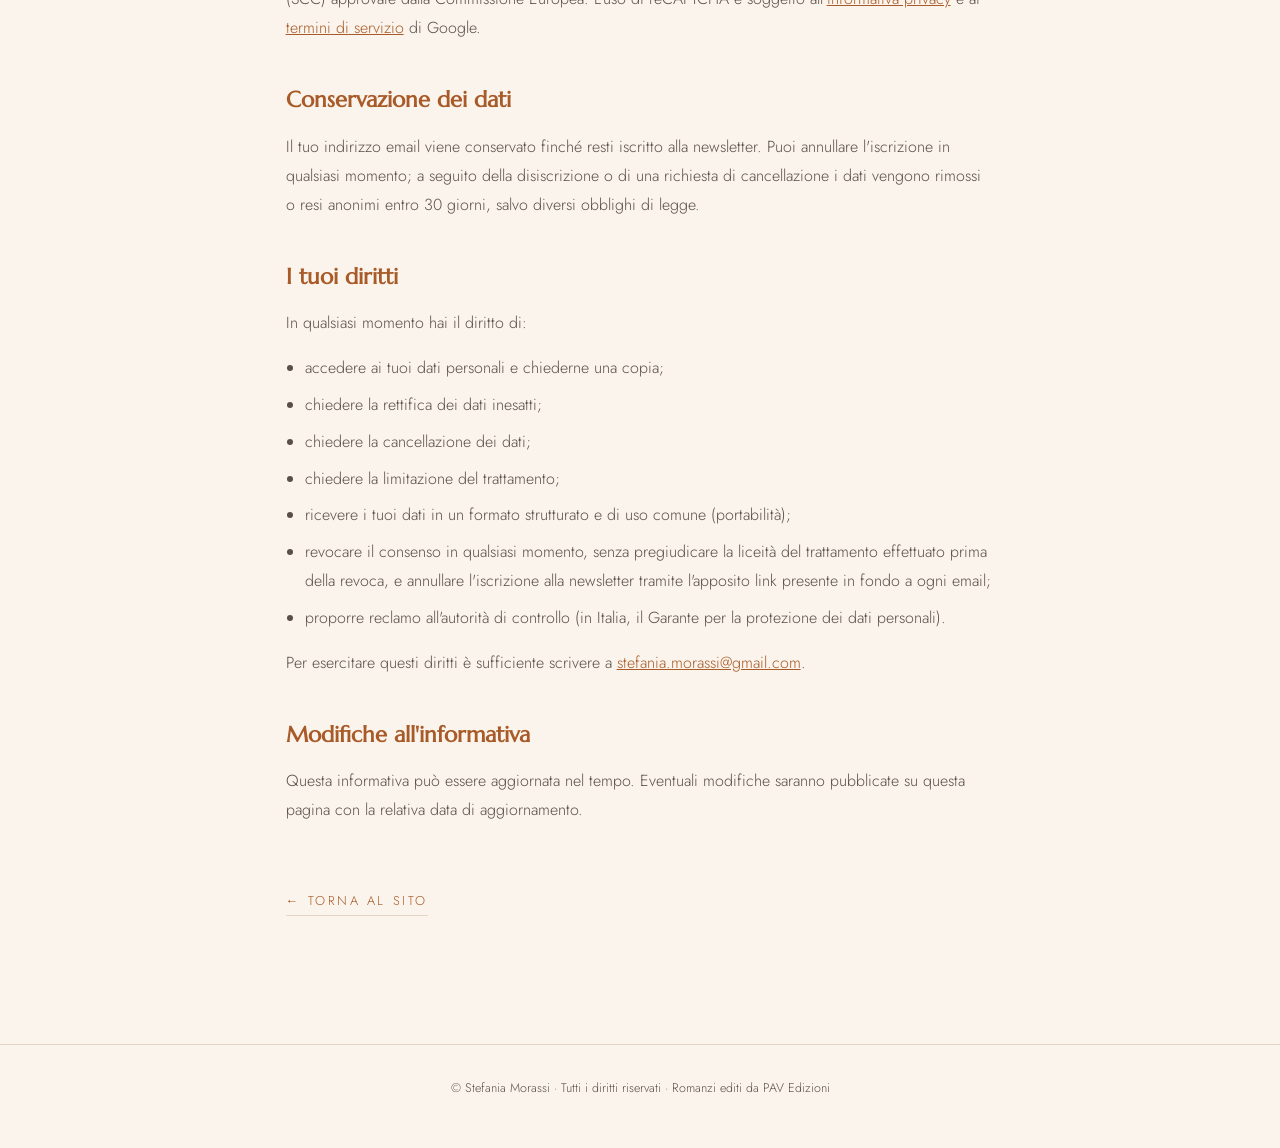
<file: privacy (4).html>
<!DOCTYPE html>
<html lang="it">
<head>
<meta charset="UTF-8">
<meta name="viewport" content="width=device-width, initial-scale=1.0">
<title>Informativa sulla privacy — Stefania Morassi</title>
<meta name="description" content="Informativa sulla privacy del sito di Stefania Morassi: come vengono trattati i dati raccolti tramite l'iscrizione alla newsletter.">
<meta name="robots" content="noindex, follow">

<link href="fonts.css" rel="stylesheet">

<style>
  :root {
    --ink: #2e2622;
    --ink-soft: #5a4f48;
    --amber: #c97b3c;
    --amber-deep: #a85b28;
    --rose: #d99a86;
    --cream: #faf4ec;
    --cream-2: #f3e9dc;
    --line: #e4d6c5;
    --shadow: 0 18px 50px -18px rgba(80, 50, 30, 0.35);
  }

  * { margin: 0; padding: 0; box-sizing: border-box; }
  html { scroll-behavior: smooth; }

  body {
    font-family: 'Jost', sans-serif;
    color: var(--ink);
    background: var(--cream);
    line-height: 1.8;
    font-weight: 300;
  }

  .wrap {
    max-width: 760px;
    margin: 0 auto;
    padding: 4.5rem 1.6rem 5rem;
  }

  .label {
    font-family: 'Jost', sans-serif;
    font-size: .72rem;
    letter-spacing: .3em;
    text-transform: uppercase;
    color: var(--amber-deep);
    margin-bottom: 1rem;
  }

  h1 {
    font-family: 'Cormorant Garamond', serif;
    font-weight: 500;
    font-size: clamp(2.2rem, 5vw, 3rem);
    line-height: 1.1;
    color: var(--ink);
    margin-bottom: .6rem;
  }

  .updated {
    font-size: .85rem;
    color: var(--ink-soft);
    margin-bottom: 2.6rem;
  }

  .ornament {
    width: 60px; height: 2px;
    background: var(--rose);
    margin: 0 0 2.6rem;
  }

  h2 {
    font-family: 'Marcellus', serif;
    font-size: 1.35rem;
    color: var(--amber-deep);
    margin: 2.4rem 0 .8rem;
  }

  p { margin-bottom: 1rem; color: var(--ink-soft); }
  strong { color: var(--ink); font-weight: 500; }

  ul { margin: 0 0 1rem 1.2rem; color: var(--ink-soft); }
  li { margin-bottom: .5rem; }

  a { color: var(--amber-deep); text-decoration: underline; }
  a:hover { color: var(--amber); }

  .back {
    display: inline-block;
    margin-top: 3rem;
    font-size: .8rem;
    letter-spacing: .2em;
    text-transform: uppercase;
    text-decoration: none;
    color: var(--amber-deep);
    border-bottom: 1px solid var(--line);
    padding-bottom: .2rem;
  }
  .back:hover { color: var(--amber); }

  footer {
    text-align: center;
    font-size: .78rem;
    color: var(--ink-soft);
    padding: 2rem 1rem 3rem;
    border-top: 1px solid var(--line);
    margin-top: 3rem;
  }
</style>
</head>
<body>

<div class="wrap">
  <div class="label">Stefania Morassi</div>
  <h1>Informativa sulla privacy</h1>
  <p class="updated">Ultimo aggiornamento: giugno 2026</p>
  <div class="ornament"></div>

  <p>Questo sito è uno spazio di comunicazione dedicato alla presentazione dell'attività letteraria dell'autrice e non svolge alcuna attività di vendita. La presente informativa descrive come vengono trattati i dati personali raccolti attraverso il sito, in particolare tramite il modulo di iscrizione alla newsletter, in conformità al Regolamento (UE) 2016/679 (GDPR).</p>

  <h2>Titolare del trattamento</h2>
  <p>Il titolare del trattamento dei dati è <strong>Stefania Morassi</strong>. Per qualsiasi richiesta relativa ai tuoi dati personali puoi scrivere a: <a href="mailto:stefania.morassi@gmail.com">stefania.morassi@gmail.com</a>.</p>

  <h2>Quali dati raccogliamo</h2>
  <p>Quando ti iscrivi alla newsletter raccogliamo il tuo <strong>indirizzo email</strong>. Possono inoltre essere registrati, in automatico, alcuni dati tecnici relativi all'iscrizione (come la data e l'ora del consenso) al solo fine di documentare la tua adesione.</p>
  <p>Il conferimento dell'indirizzo email è <strong>facoltativo</strong>, ma è necessario per poter ricevere la newsletter: senza di esso non è possibile completare l'iscrizione.</p>
  <p>Questo sito non utilizza cookie di profilazione né strumenti di analisi del traffico dei visitatori. I caratteri tipografici (font) sono ospitati direttamente su questo sito e non comportano alcuna connessione a server esterni. L'unico componente che può installare cookie è il servizio reCAPTCHA, descritto più avanti.</p>

  <h2>Finalità e base giuridica</h2>
  <p>L'indirizzo email viene utilizzato esclusivamente per inviarti la newsletter, ovvero aggiornamenti sulle pubblicazioni, anteprime e contenuti dedicati ai lettori. La base giuridica del trattamento è il tuo <strong>consenso</strong>, che presti spuntando l'apposita casella di adesione al momento dell'iscrizione.</p>
  <p>I dati non sono soggetti ad alcun processo decisionale automatizzato né ad attività di profilazione.</p>

  <h2>Come gestiamo i dati: MailerLite</h2>
  <p>La gestione delle iscrizioni e l'invio della newsletter avvengono tramite la piattaforma <strong>MailerLite</strong> (MailerLite Limited), che agisce in qualità di responsabile del trattamento. I dati possono essere conservati su server situati anche al di fuori dell'Unione Europea; in tal caso il trasferimento avviene sulla base delle Clausole Contrattuali Standard (SCC) approvate dalla Commissione Europea e delle ulteriori garanzie previste dalla normativa applicabile. Per maggiori dettagli puoi consultare l'informativa privacy di MailerLite sul sito <a href="https://www.mailerlite.com/legal/privacy-policy" target="_blank" rel="noopener">mailerlite.com</a>.</p>

  <h2>Protezione dallo spam: reCAPTCHA</h2>
  <p>Il modulo di iscrizione è protetto dal servizio <strong>reCAPTCHA</strong> di Google (Google Ireland Limited), che aiuta a prevenire iscrizioni automatiche da parte di bot. Per funzionare, reCAPTCHA può installare cookie tecnici e di sicurezza e raccogliere alcuni dati relativi al dispositivo e all'interazione dell'utente, che possono essere trasferiti e trattati anche negli Stati Uniti sulla base delle Clausole Contrattuali Standard (SCC) approvate dalla Commissione Europea. L'uso di reCAPTCHA è soggetto all'<a href="https://policies.google.com/privacy" target="_blank" rel="noopener">informativa privacy</a> e ai <a href="https://policies.google.com/terms" target="_blank" rel="noopener">termini di servizio</a> di Google.</p>

  <h2>Conservazione dei dati</h2>
  <p>Il tuo indirizzo email viene conservato finché resti iscritto alla newsletter. Puoi annullare l'iscrizione in qualsiasi momento; a seguito della disiscrizione o di una richiesta di cancellazione i dati vengono rimossi o resi anonimi entro 30 giorni, salvo diversi obblighi di legge.</p>

  <h2>I tuoi diritti</h2>
  <p>In qualsiasi momento hai il diritto di:</p>
  <ul>
    <li>accedere ai tuoi dati personali e chiederne una copia;</li>
    <li>chiedere la rettifica dei dati inesatti;</li>
    <li>chiedere la cancellazione dei dati;</li>
    <li>chiedere la limitazione del trattamento;</li>
    <li>ricevere i tuoi dati in un formato strutturato e di uso comune (portabilità);</li>
    <li>revocare il consenso in qualsiasi momento, senza pregiudicare la liceità del trattamento effettuato prima della revoca, e annullare l'iscrizione alla newsletter tramite l'apposito link presente in fondo a ogni email;</li>
    <li>proporre reclamo all'autorità di controllo (in Italia, il Garante per la protezione dei dati personali).</li>
  </ul>
  <p>Per esercitare questi diritti è sufficiente scrivere a <a href="mailto:stefania.morassi@gmail.com">stefania.morassi@gmail.com</a>.</p>

  <h2>Modifiche all'informativa</h2>
  <p>Questa informativa può essere aggiornata nel tempo. Eventuali modifiche saranno pubblicate su questa pagina con la relativa data di aggiornamento.</p>

  <a class="back" href="index.html">← Torna al sito</a>
</div>

<footer>
  © Stefania Morassi · Tutti i diritti riservati · Romanzi editi da PAV Edizioni
</footer>

</body>
</html>
</file>
<file: fonts.css>
/* Font ospitati localmente — nessuna chiamata a Google */

/* Cormorant Garamond (variable, pesi 400–600) */
@font-face {
  font-family: 'Cormorant Garamond';
  src: url('CormorantGaramond-variable.woff2') format('woff2');
  font-weight: 300 700;
  font-style: normal;
  font-display: swap;
}
@font-face {
  font-family: 'Cormorant Garamond';
  src: url('CormorantGaramond-Italic-variable.woff2') format('woff2');
  font-weight: 300 700;
  font-style: italic;
  font-display: swap;
}

/* Marcellus (un solo peso) */
@font-face {
  font-family: 'Marcellus';
  src: url('Marcellus-Regular.woff2') format('woff2');
  font-weight: 400;
  font-style: normal;
  font-display: swap;
}

/* Jost (variable, pesi 300–500) */
@font-face {
  font-family: 'Jost';
  src: url('Jost-variable.woff2') format('woff2');
  font-weight: 300 500;
  font-style: normal;
  font-display: swap;
}
</file>
